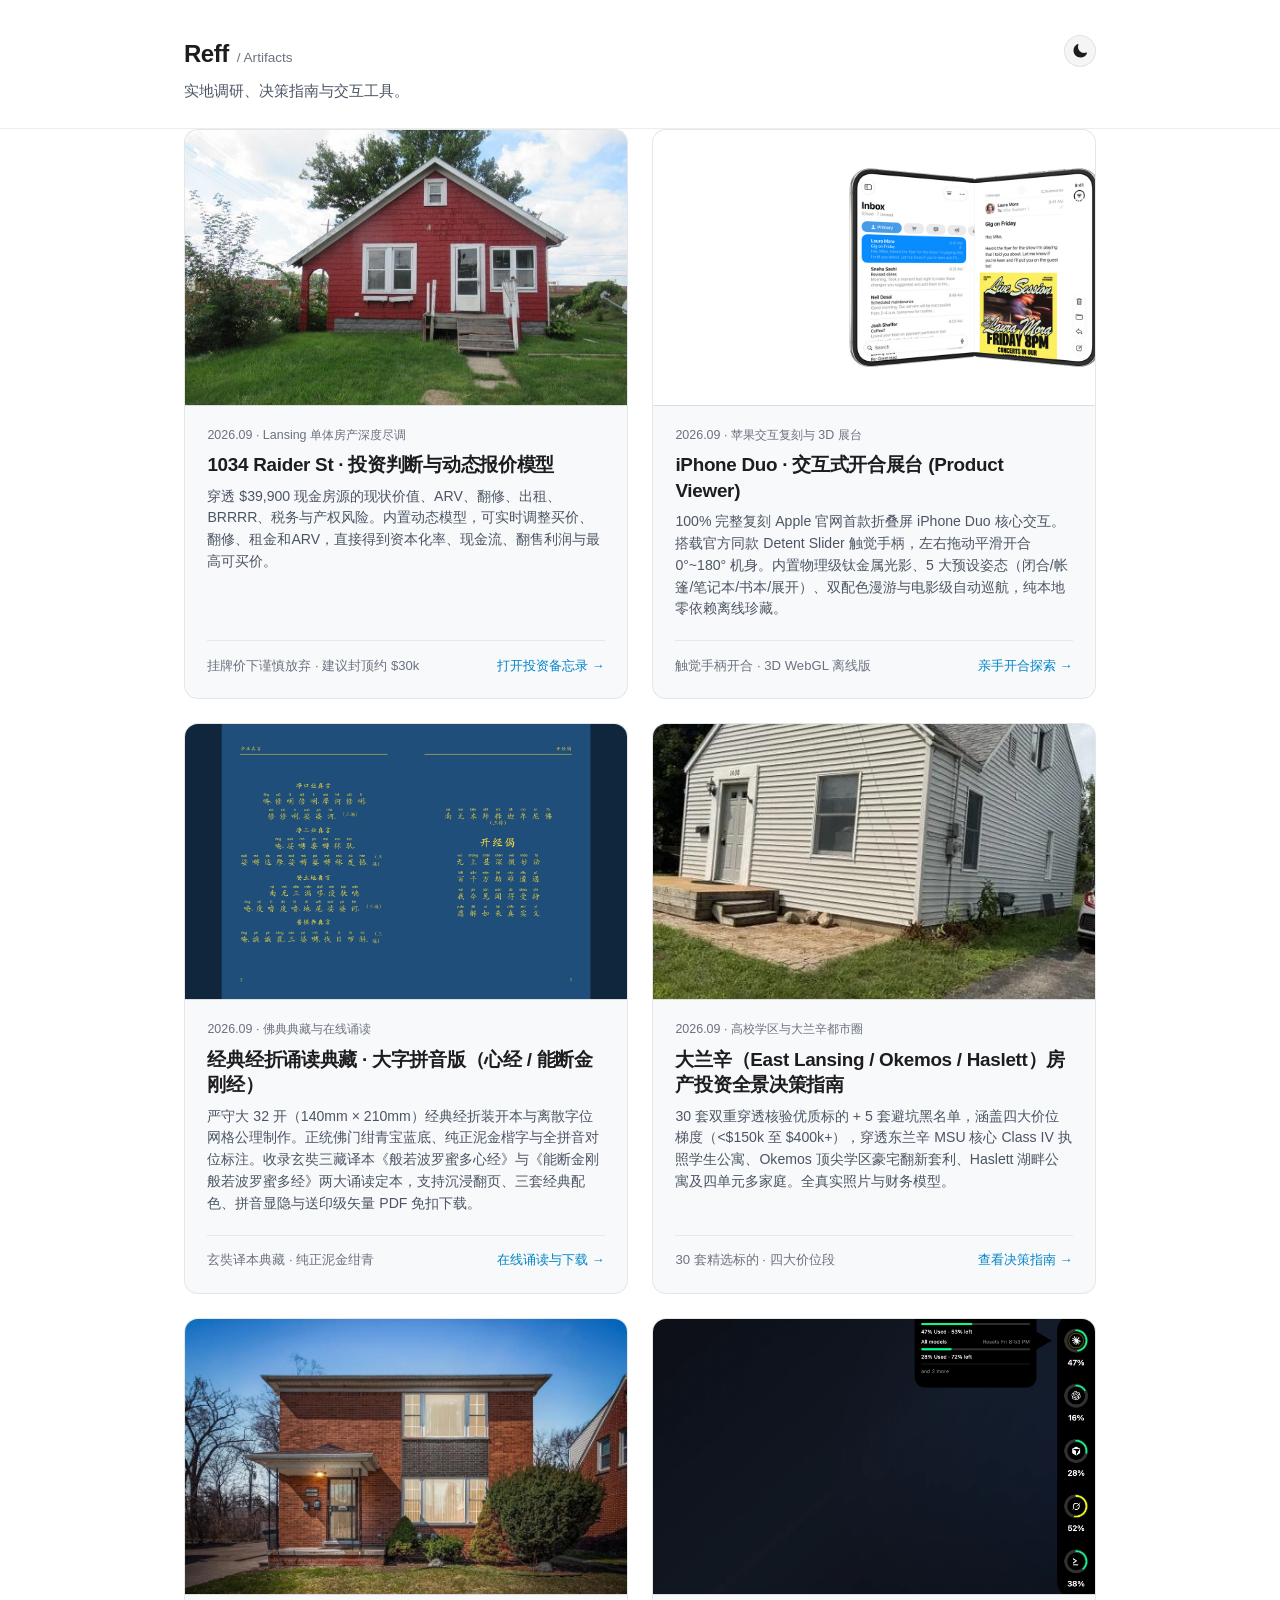
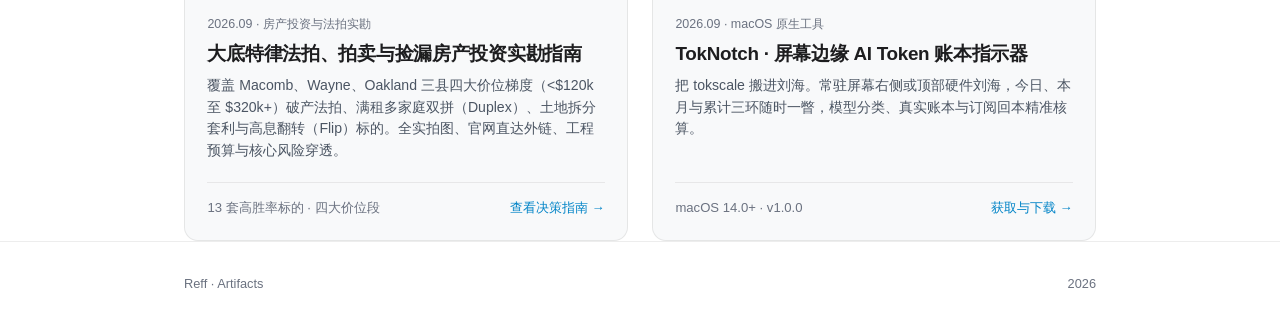
<file: index.html>
<!DOCTYPE html>
<html lang="zh-CN">
<head>
  <meta charset="UTF-8">
  <meta name="viewport" content="width=device-width, initial-scale=1">
  <title>Reff · Artifacts</title>
  <meta name="description" content="实地调研、决策指南与交互工具。">
  <meta name="robots" content="noindex, nofollow">
  <link rel="stylesheet" href="./shared/theme.css">
  <script src="./shared/theme.js"></script>
  <style>
    * {
      box-sizing: border-box;
      margin: 0;
      padding: 0;
    }

    body {
      background: var(--bg);
      color: var(--text);
      font-family: var(--font);
      font-size: 15px;
      line-height: 1.6;
      -webkit-font-smoothing: antialiased;
      min-height: 100vh;
      display: flex;
      flex-direction: column;
      justify-content: space-between;
      transition: background-color 0.25s ease, color 0.25s ease;
    }

    ::selection {
      background: var(--accent);
      color: #000;
    }

    a {
      color: inherit;
      text-decoration: none;
    }

    .shell {
      width: 100%;
      max-width: 960px;
      margin: 0 auto;
      padding: 0 1.5rem;
    }

    /* Header */
    header.top-bar {
      padding: 2.2rem 0 1.5rem;
      border-bottom: 1px solid var(--hairline);
    }

    .header-row {
      display: flex;
      align-items: flex-start;
      justify-content: space-between;
    }

    .brand {
      display: flex;
      align-items: baseline;
      gap: 0.5rem;
    }

    .brand h1 {
      font-size: 1.5rem;
      font-weight: 600;
      letter-spacing: -0.02em;
      color: var(--text);
    }

    .brand span {
      font-size: 0.85rem;
      color: var(--text-faint);
    }

    .tagline {
      margin-top: 0.4rem;
      font-size: 0.92rem;
      color: var(--text-dim);
    }

    /* Artifacts List */
    main {
      padding: 2.5rem 0 4rem;
      flex: 1;
    }

    .grid {
      display: grid;
      grid-template-columns: 1fr;
      gap: 1.5rem;
    }

    @media (min-width: 640px) {
      .grid {
        grid-template-columns: repeat(auto-fill, minmax(420px, 1fr));
      }
    }

    .card {
      background: var(--card);
      border: 1px solid var(--stroke);
      border-radius: 14px;
      overflow: hidden;
      display: flex;
      flex-direction: column;
      justify-content: space-between;
      transition: border-color 0.2s, background-color 0.2s, transform 0.2s;
    }

    .card:hover {
      background: var(--card-hover);
      border-color: var(--stroke-hover);
      transform: translateY(-2px);
    }

    .card-photo {
      aspect-ratio: 16 / 10;
      width: 100%;
      background: var(--surface);
      overflow: hidden;
      border-bottom: 1px solid var(--hairline);
    }

    .card-photo img {
      width: 100%;
      height: 100%;
      object-fit: cover;
      display: block;
      transition: transform 0.35s ease;
    }

    .card:hover .card-photo img {
      transform: scale(1.02);
    }

    .card-body {
      padding: 1.25rem 1.4rem 1.4rem;
      flex: 1;
      display: flex;
      flex-direction: column;
      justify-content: space-between;
    }

    .card-meta {
      font-size: 0.78rem;
      color: var(--text-faint);
      margin-bottom: 0.4rem;
    }

    .card h2 {
      font-size: 1.18rem;
      font-weight: 600;
      letter-spacing: -0.015em;
      color: var(--text);
      line-height: 1.35;
      margin-bottom: 0.5rem;
    }

    .card p {
      font-size: 0.88rem;
      color: var(--text-dim);
      line-height: 1.55;
      margin-bottom: 1.25rem;
    }

    .card-foot {
      display: flex;
      align-items: center;
      justify-content: space-between;
      padding-top: 0.85rem;
      border-top: 1px solid var(--hairline);
      font-size: 0.82rem;
    }

    .card-foot .tag {
      color: var(--text-faint);
    }

    .card-foot .action {
      color: var(--accent);
      font-weight: 500;
      display: inline-flex;
      align-items: center;
      gap: 0.25rem;
      transition: gap 0.15s;
    }

    .card:hover .action {
      gap: 0.45rem;
    }

    /* Footer */
    footer {
      border-top: 1px solid var(--hairline);
      padding: 2rem 0;
      font-size: 0.8rem;
      color: var(--text-faint);
    }

    .foot-inner {
      display: flex;
      align-items: center;
      justify-content: space-between;
    }
  </style>
</head>
<body>

  <header class="top-bar">
    <div class="shell">
      <div class="header-row">
        <div>
          <div class="brand">
            <h1>Reff</h1>
            <span>/ Artifacts</span>
          </div>
          <p class="tagline">实地调研、决策指南与交互工具。</p>
        </div>
        <button class="theme-toggle" aria-label="切换深浅主题"></button>
      </div>
    </div>
  </header>

  <main class="shell">
    <div class="grid">

      <!-- Item: 1034 Raider St Investment Underwriting -->
      <a href="./lansing-1034-raider/" class="card">
        <div class="card-photo">
          <img src="./lansing-1034-raider/photos/exterior.jpg" alt="1034 Raider St Lansing 房产投资尽调">
        </div>
        <div class="card-body">
          <div>
            <div class="card-meta">2026.09 · Lansing 单体房产深度尽调</div>
            <h2>1034 Raider St · 投资判断与动态报价模型</h2>
            <p>穿透 $39,900 现金房源的现状价值、ARV、翻修、出租、BRRRR、税务与产权风险。内置动态模型，可实时调整买价、翻修、租金和ARV，直接得到资本化率、现金流、翻售利润与最高可买价。</p>
          </div>
          <div class="card-foot">
            <span class="tag">挂牌价下谨慎放弃 · 建议封顶约 $30k</span>
            <span class="action">打开投资备忘录 →</span>
          </div>
        </div>
      </a>

      <!-- Item: iPhone Duo Interactive Product Viewer -->
      <a href="./iphone-duo/" class="card">
        <div class="card-photo">
          <img src="./iphone-duo/assets/foldable.jpg" alt="iPhone Duo 3D 交互展台与连续开合手柄">
        </div>
        <div class="card-body">
          <div>
            <div class="card-meta">2026.09 · 苹果交互复刻与 3D 展台</div>
            <h2>iPhone Duo · 交互式开合展台 (Product Viewer)</h2>
            <p>100% 完整复刻 Apple 官网首款折叠屏 iPhone Duo 核心交互。搭载官方同款 Detent Slider 触觉手柄，左右拖动平滑开合 0°~180° 机身。内置物理级钛金属光影、5 大预设姿态（闭合/帐篷/笔记本/书本/展开）、双配色漫游与电影级自动巡航，纯本地零依赖离线珍藏。</p>
          </div>
          <div class="card-foot">
            <span class="tag">触觉手柄开合 · 3D WebGL 离线版</span>
            <span class="action">亲手开合探索 →</span>
          </div>
        </div>
      </a>

      <!-- Item: Buddhist Sutra Typesetting & Reader -->
      <a href="./sutra/" class="card">
        <div class="card-photo">
          <img src="./sutra/assets/sutra-card-cover.webp" alt="经典经折诵读典藏 · 大字拼音版">
        </div>
        <div class="card-body">
          <div>
            <div class="card-meta">2026.09 · 佛典典藏与在线诵读</div>
            <h2>经典经折诵读典藏 · 大字拼音版（心经 / 能断金刚经）</h2>
            <p>严守大 32 开（140mm × 210mm）经典经折装开本与离散字位网格公理制作。正统佛门绀青宝蓝底、纯正泥金楷字与全拼音对位标注。收录玄奘三藏译本《般若波罗蜜多心经》与《能断金刚般若波罗蜜多经》两大诵读定本，支持沉浸翻页、三套经典配色、拼音显隐与送印级矢量 PDF 免扣下载。</p>
          </div>
          <div class="card-foot">
            <span class="tag">玄奘译本典藏 · 纯正泥金绀青</span>
            <span class="action">在线诵读与下载 →</span>
          </div>
        </div>
      </a>

      <!-- Item: Greater Lansing Investment Deals -->
      <a href="./lansing-investment-deals/" class="card">
        <div class="card-photo">
          <img src="./lansing-investment-deals/photos/1038_marigold.jpg" alt="大兰辛房产投资实勘决策指南">
        </div>
        <div class="card-body">
          <div>
            <div class="card-meta">2026.09 · 高校学区与大兰辛都市圈</div>
            <h2>大兰辛（East Lansing / Okemos / Haslett）房产投资全景决策指南</h2>
            <p>30 套双重穿透核验优质标的 + 5 套避坑黑名单，涵盖四大价位梯度（&lt;$150k 至 $400k+），穿透东兰辛 MSU 核心 Class IV 执照学生公寓、Okemos 顶尖学区豪宅翻新套利、Haslett 湖畔公寓及四单元多家庭。全真实照片与财务模型。</p>
          </div>
          <div class="card-foot">
            <span class="tag">30 套精选标的 · 四大价位段</span>
            <span class="action">查看决策指南 →</span>
          </div>
        </div>
      </a>


      <!-- Item: Detroit Distressed & Auction Properties -->
      <a href="./detroit-distressed-deals/" class="card">
        <div class="card-photo">
          <img src="./detroit-distressed-deals/photos/19955_schaefer.jpg" alt="大底特律法拍与捡漏房产投资决策指南">
        </div>
        <div class="card-body">
          <div>
            <div class="card-meta">2026.09 · 房产投资与法拍实勘</div>
            <h2>大底特律法拍、拍卖与捡漏房产投资实勘指南</h2>
            <p>覆盖 Macomb、Wayne、Oakland 三县四大价位梯度（&lt;$120k 至 $320k+）破产法拍、满租多家庭双拼（Duplex）、土地拆分套利与高息翻转（Flip）标的。全实拍图、官网直达外链、工程预算与核心风险穿透。</p>
          </div>
          <div class="card-foot">
            <span class="tag">13 套高胜率标的 · 四大价位段</span>
            <span class="action">查看决策指南 →</span>
          </div>
        </div>
      </a>


      <!-- Item 0: TokNotch macOS App -->
      <a href="./toknotch/" class="card">
        <div class="card-photo">
          <img src="./toknotch/assets/preview-tooltip.webp" alt="TokNotch macOS 边缘 AI Token 账本指示器">
        </div>
        <div class="card-body">
          <div>
            <div class="card-meta">2026.09 · macOS 原生工具</div>
            <h2>TokNotch · 屏幕边缘 AI Token 账本指示器</h2>
            <p>把 tokscale 搬进刘海。常驻屏幕右侧或顶部硬件刘海，今日、本月与累计三环随时一瞥，模型分类、真实账本与订阅回本精准核算。</p>
          </div>
          <div class="card-foot">
            <span class="tag">macOS 14.0+ · v1.0.0</span>
            <span class="action">获取与下载 →</span>
          </div>
        </div>
      </a>

    </div>
  </main>

  <footer>
    <div class="shell foot-inner">
      <span>Reff · Artifacts</span>
      <span>2026</span>
    </div>
  </footer>

</body>
</html>
</file>
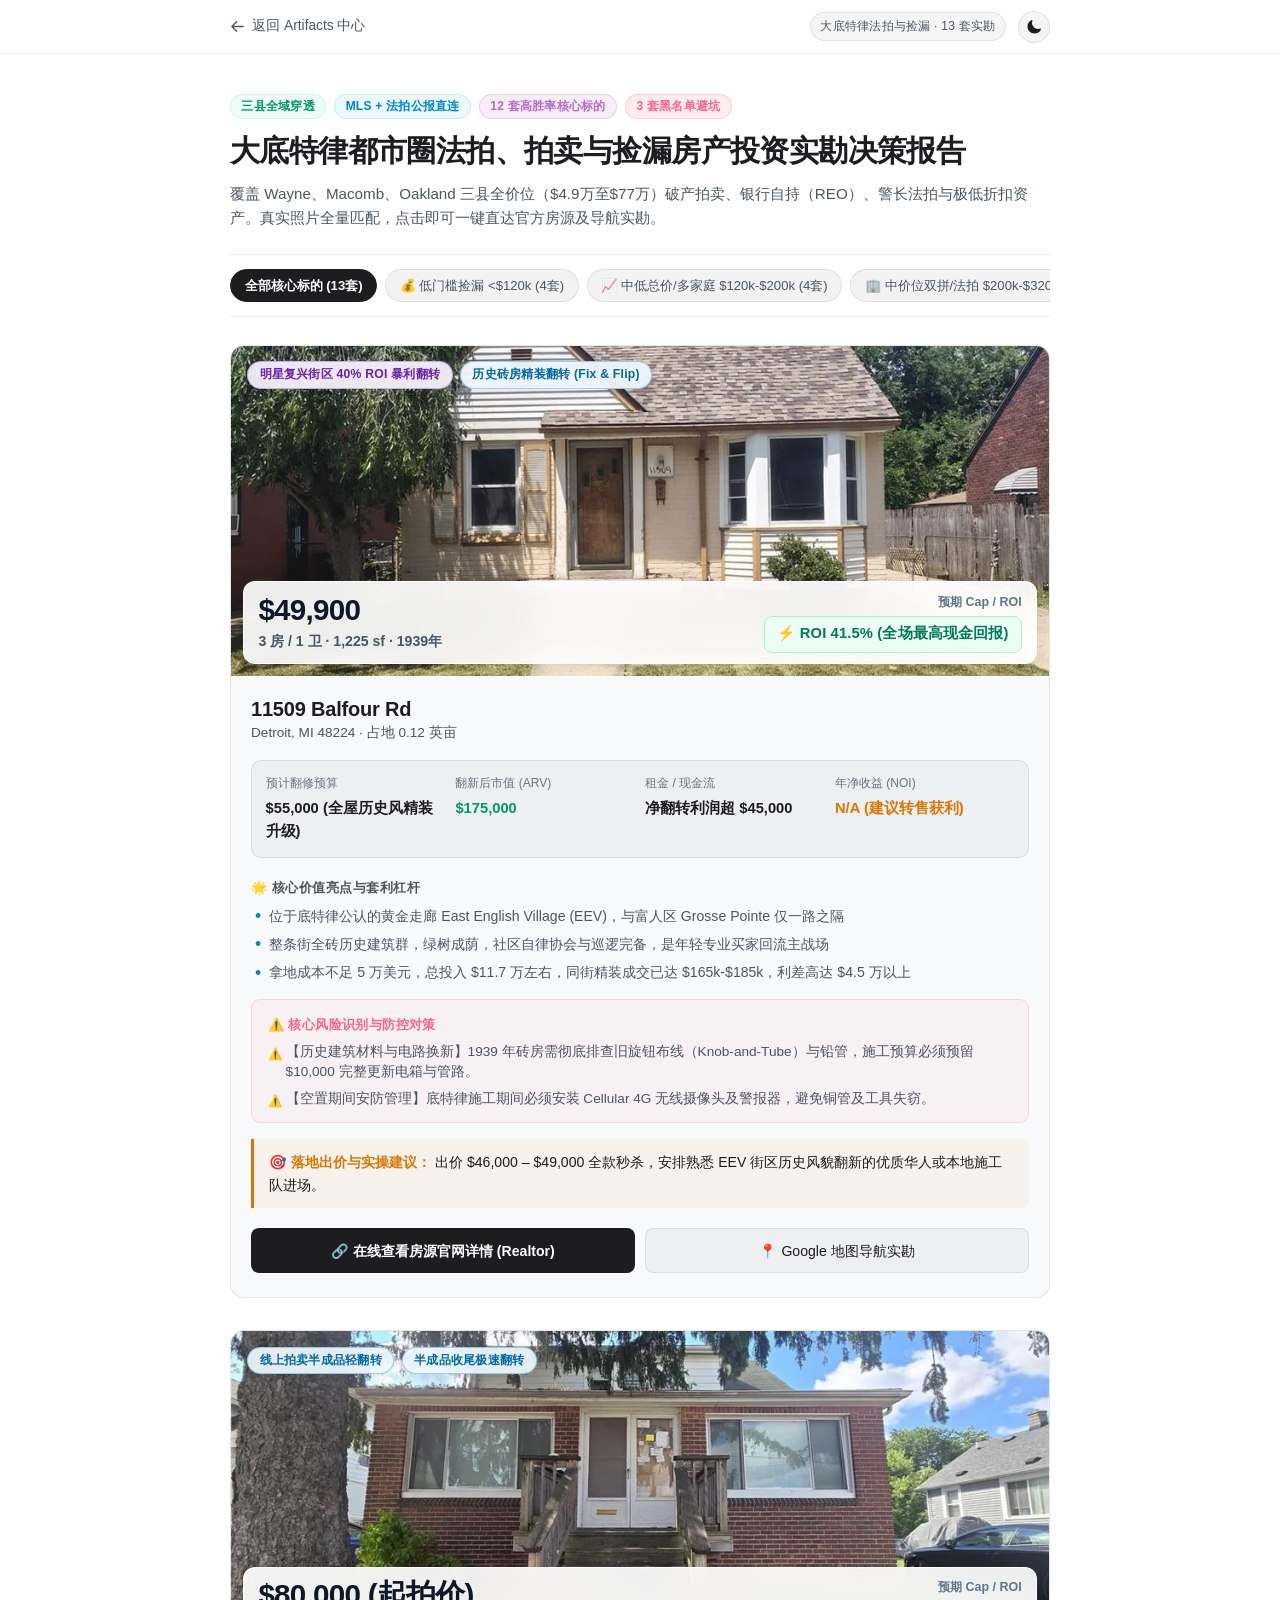
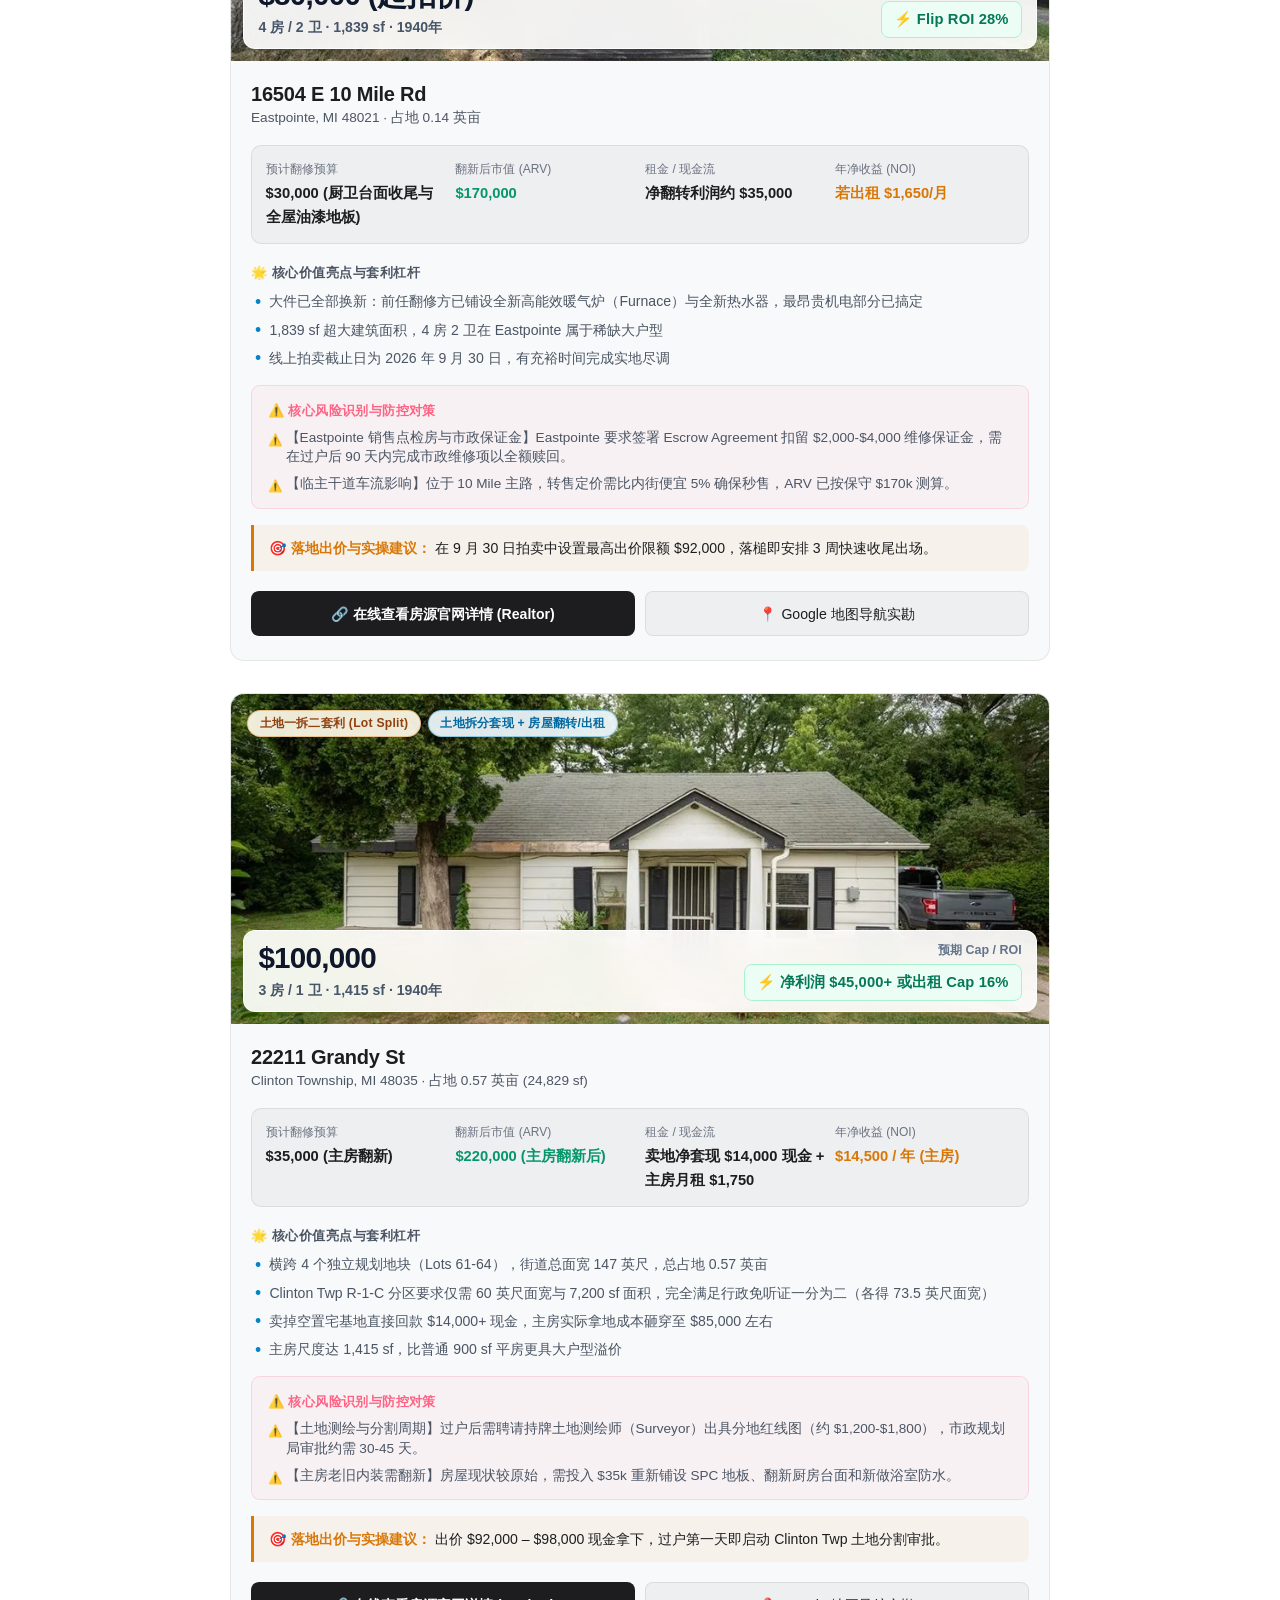
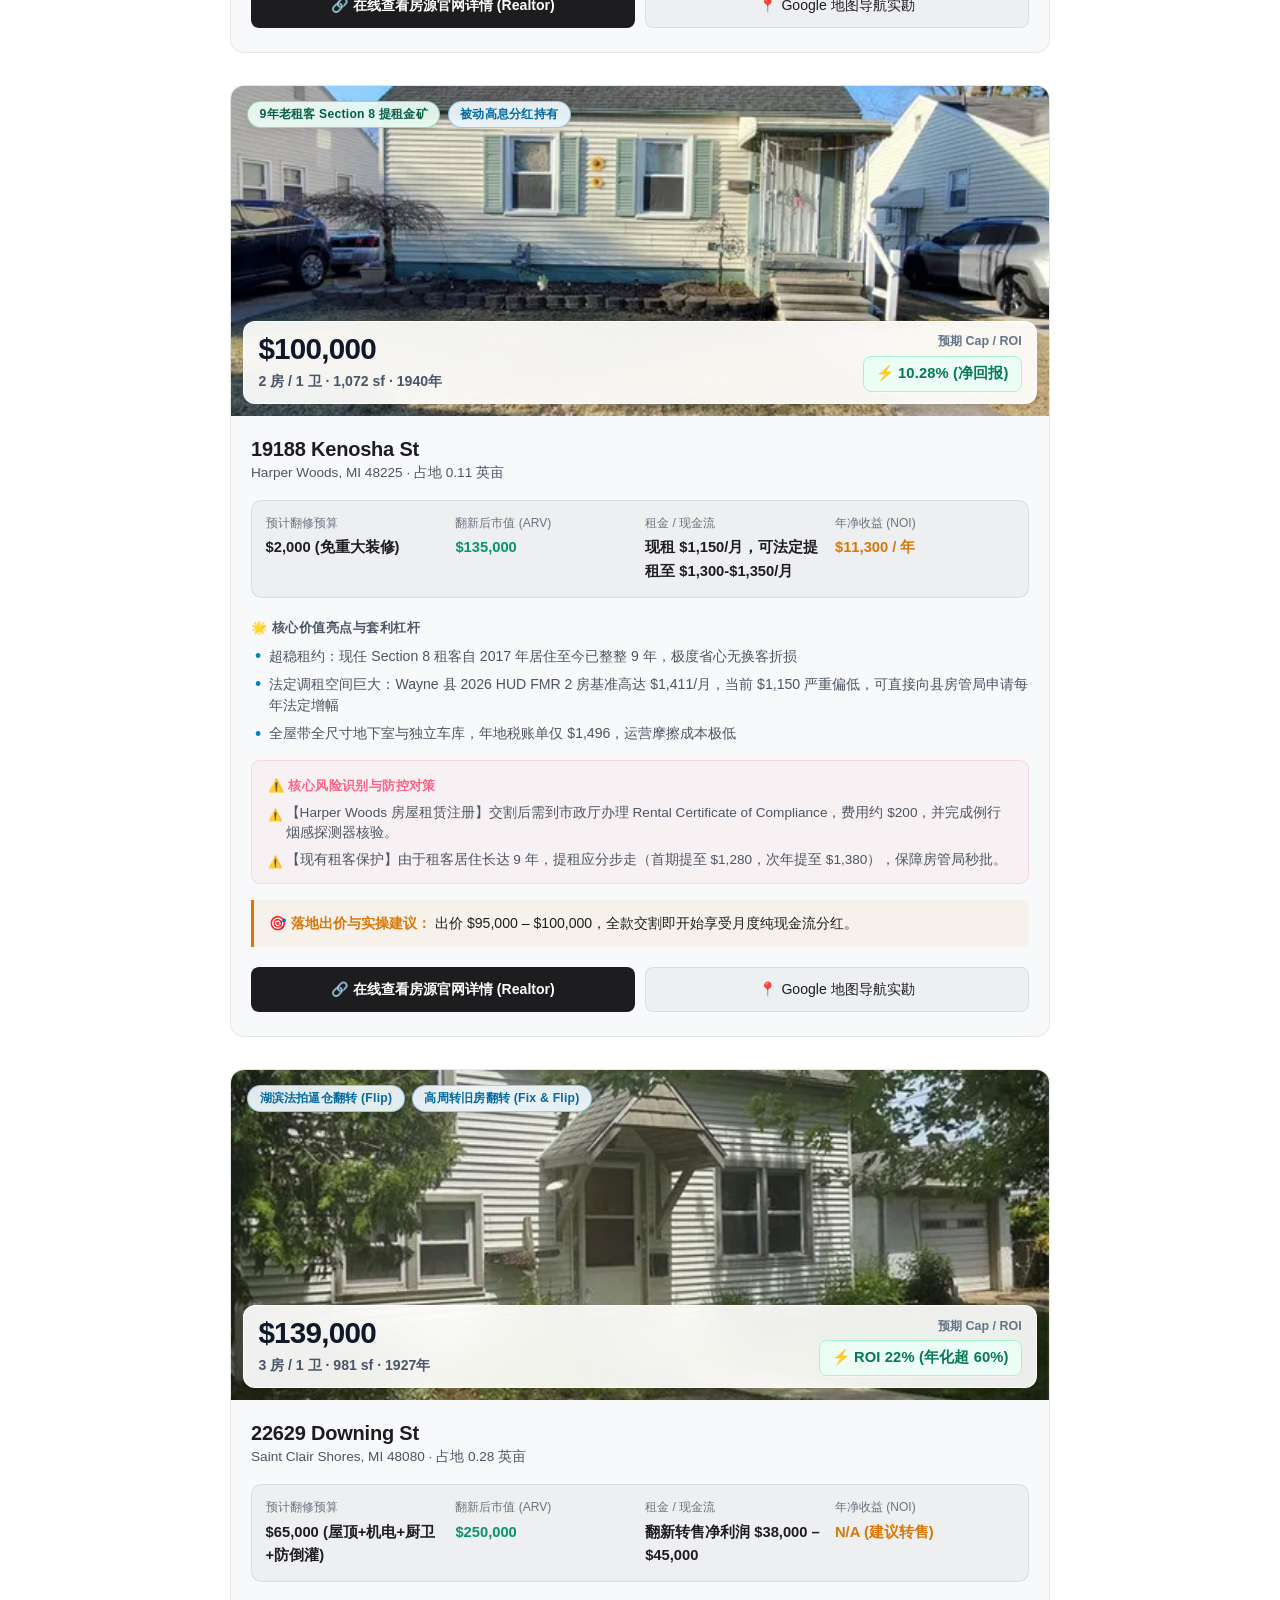
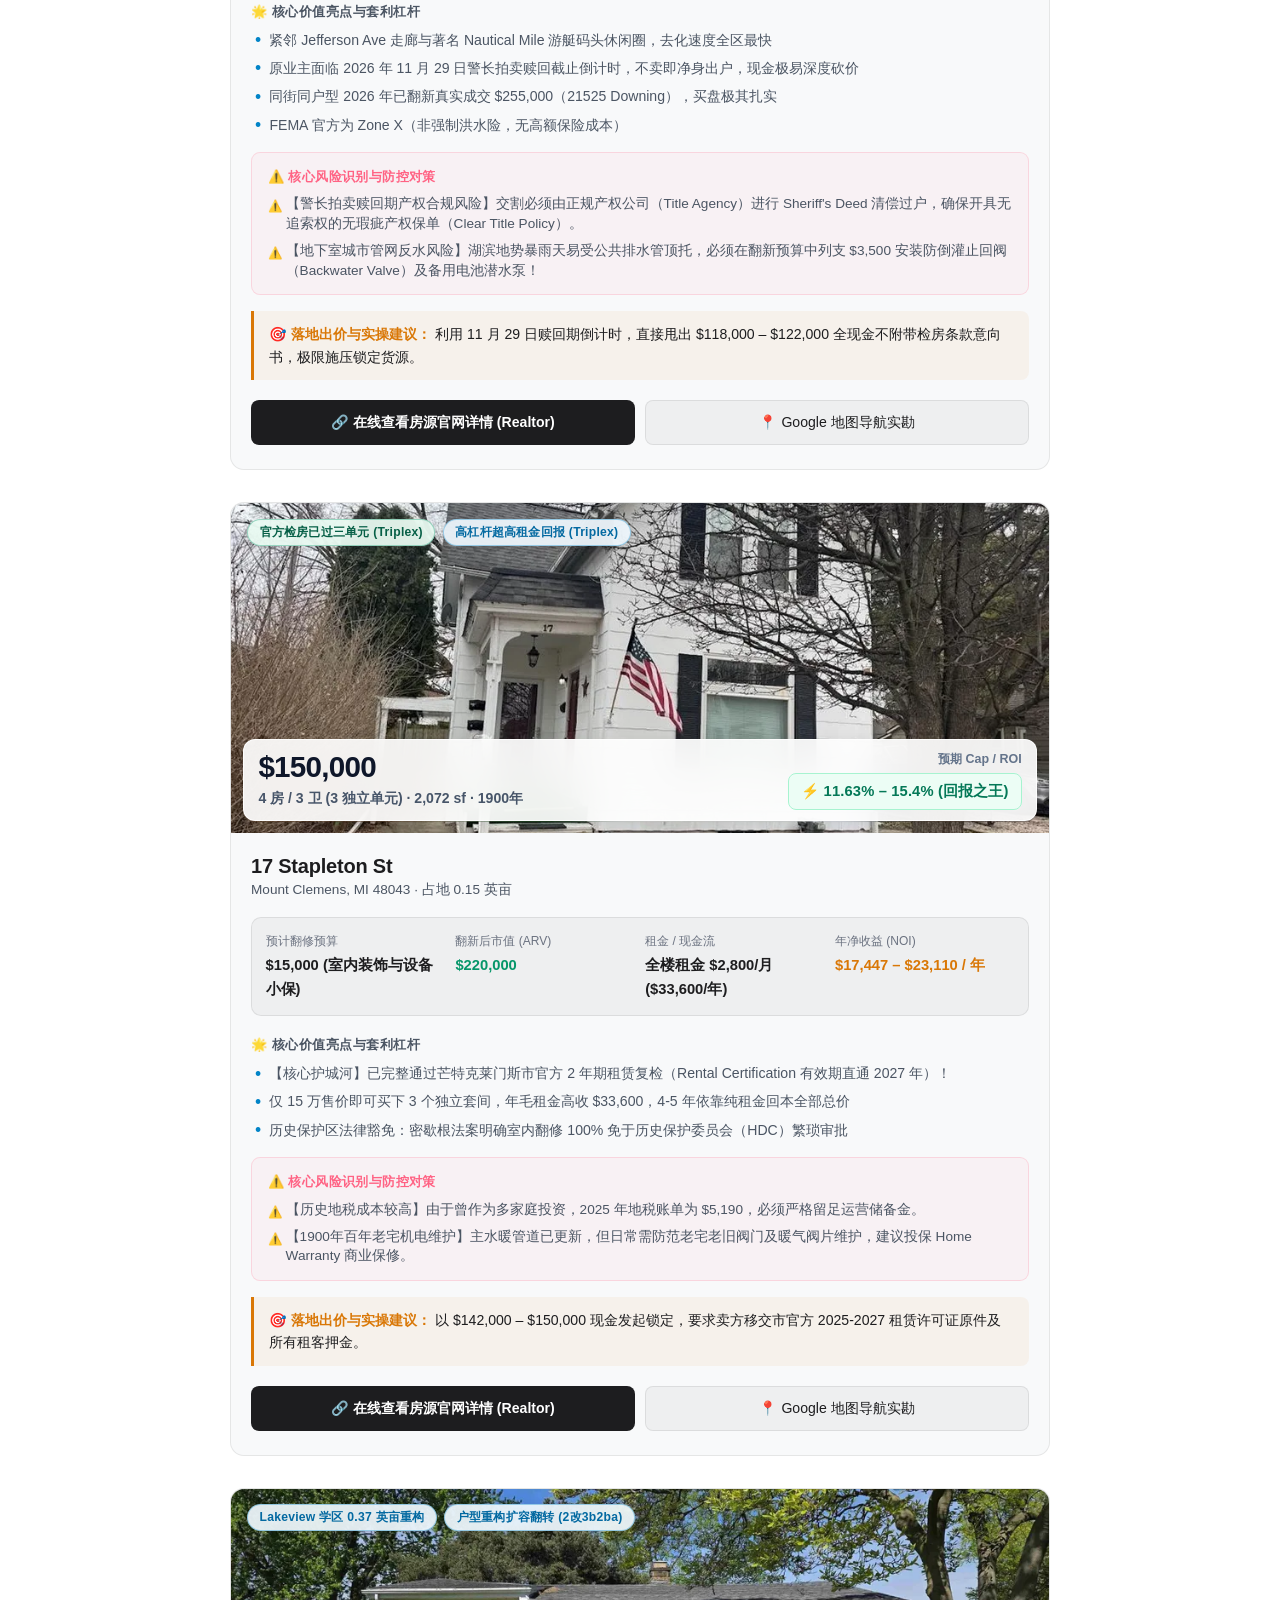
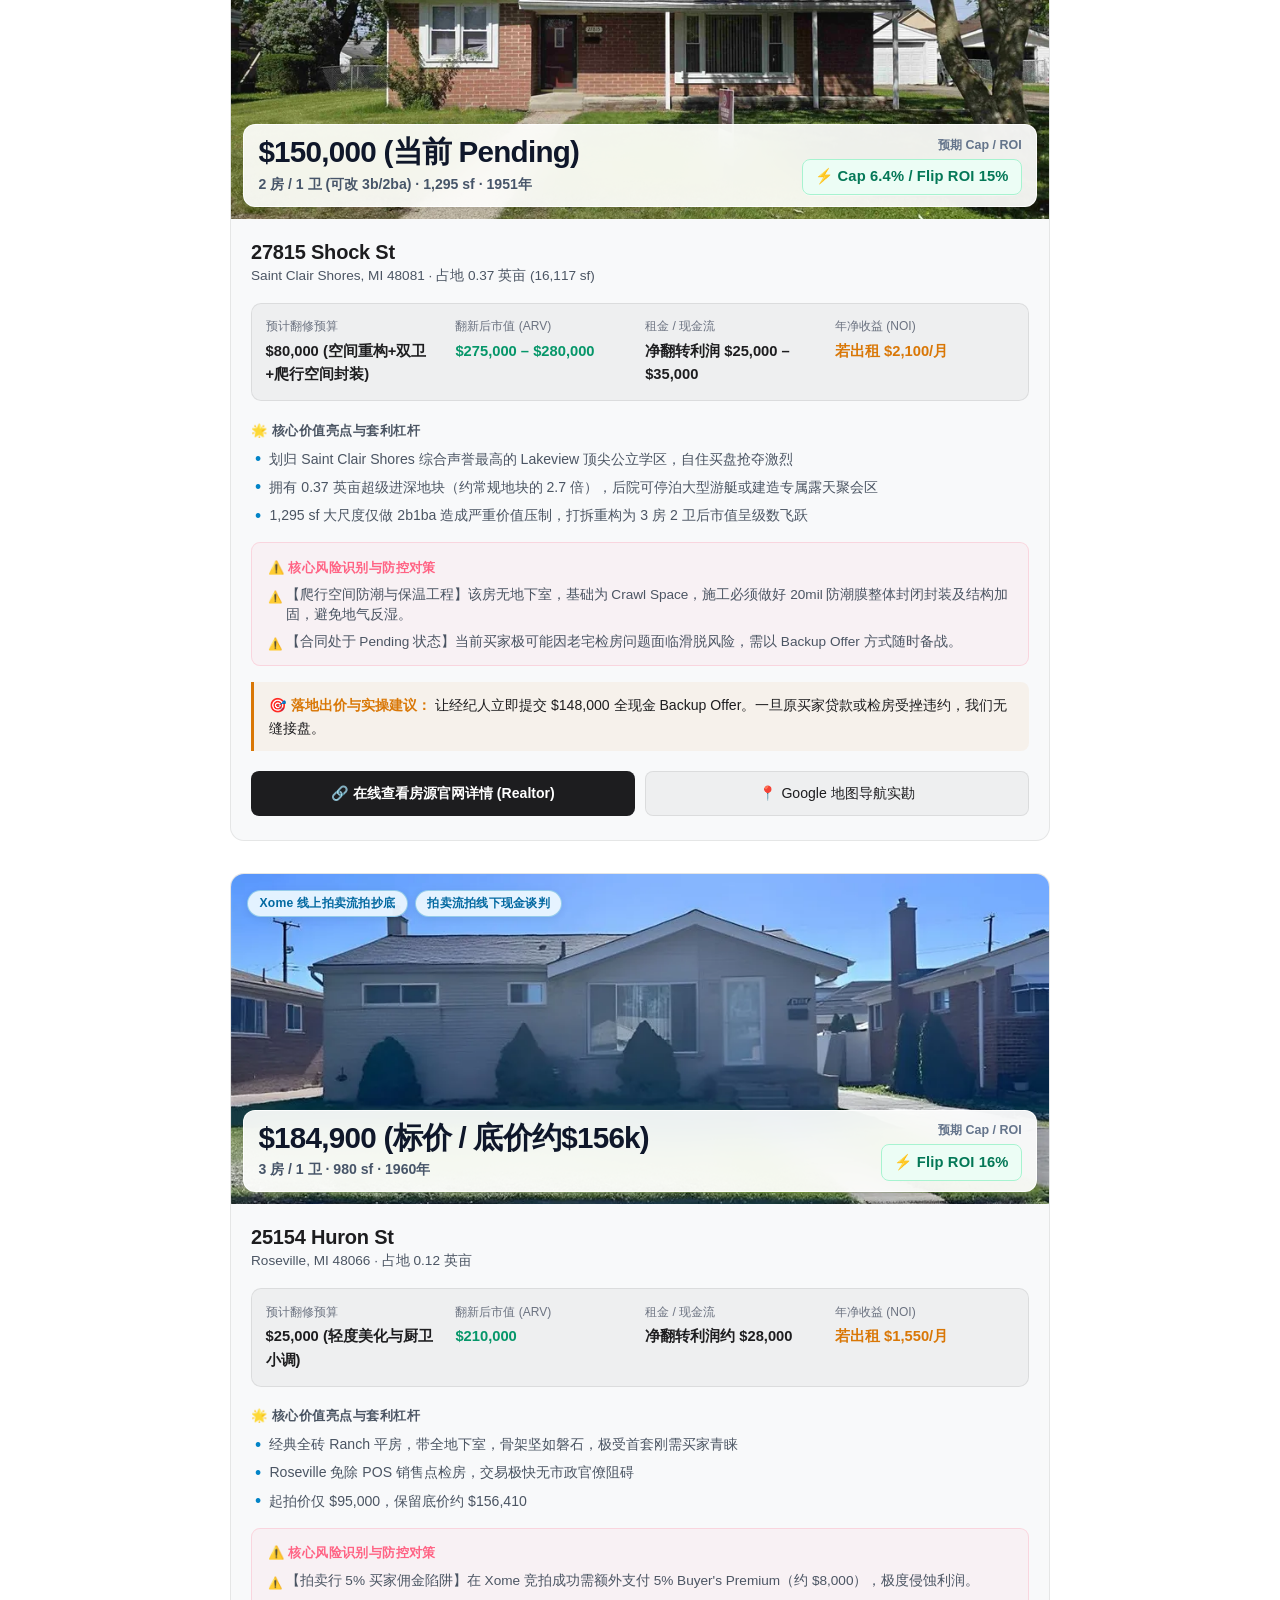
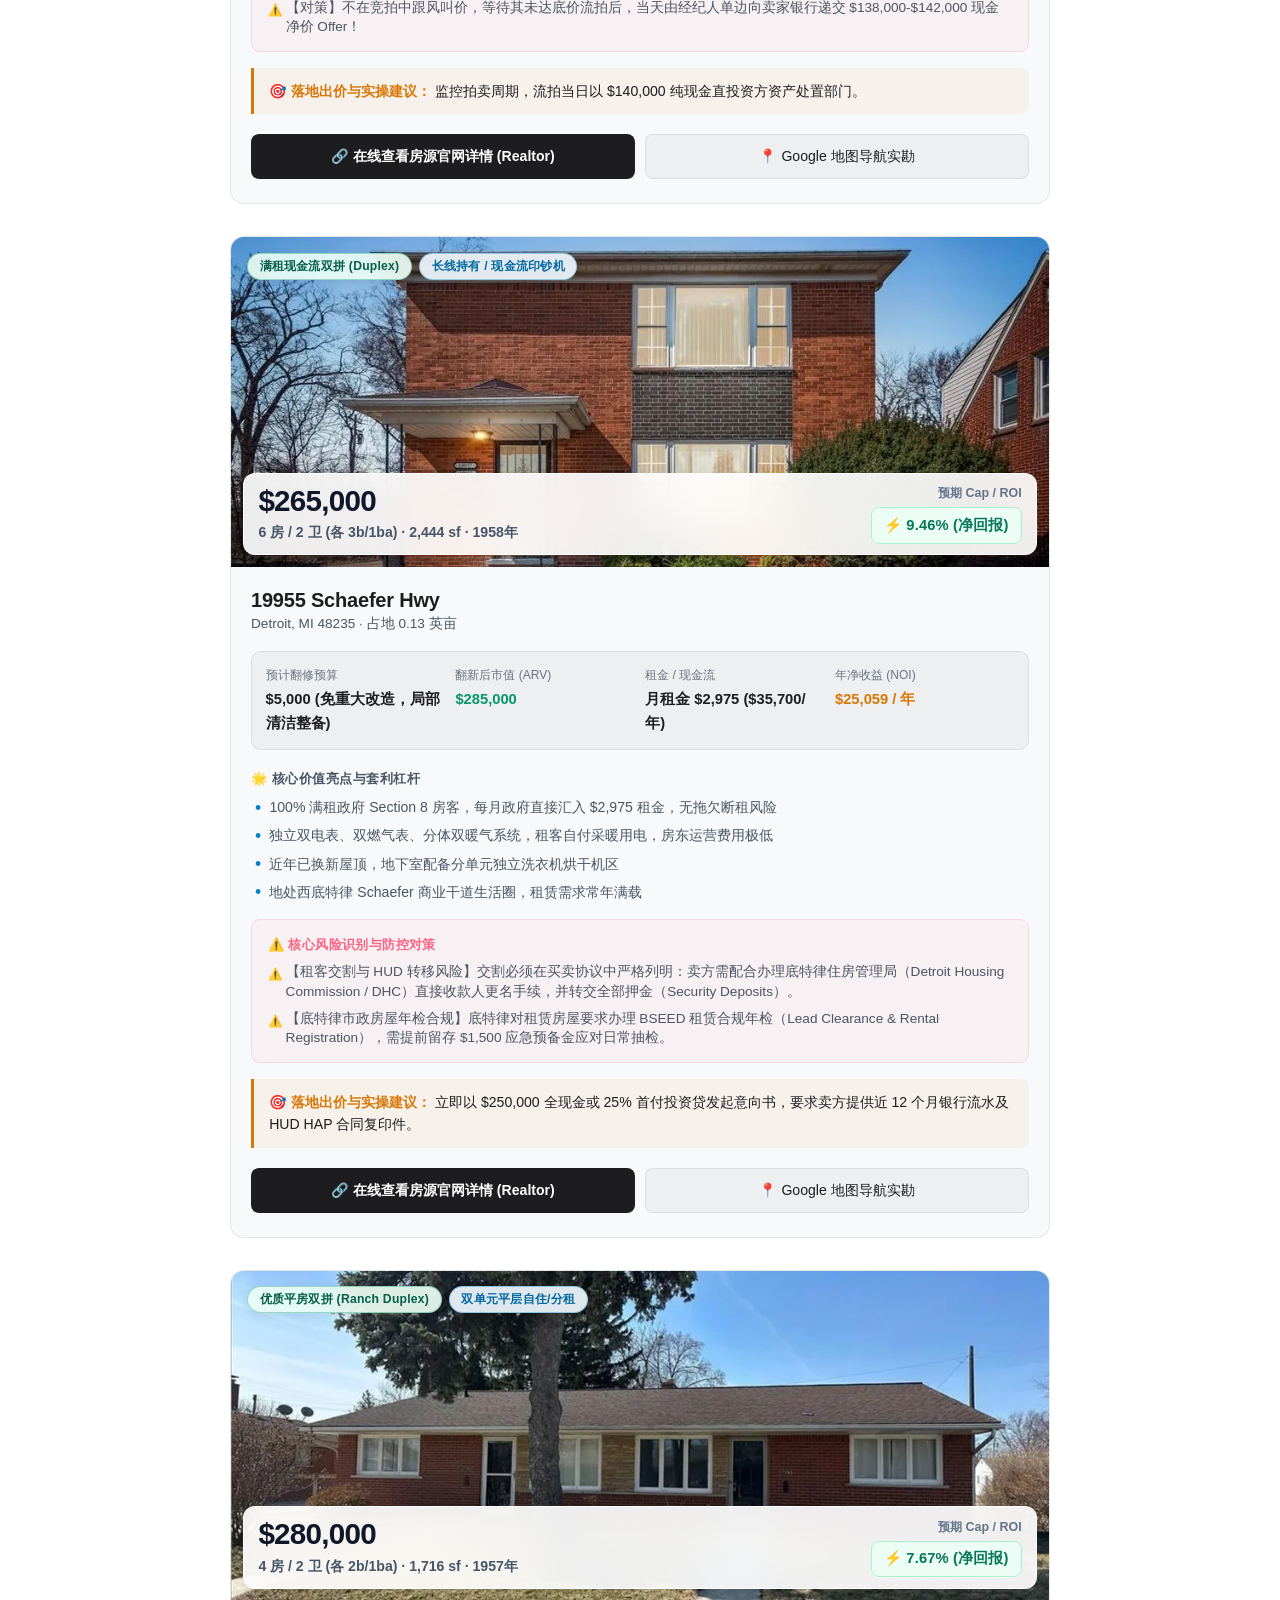
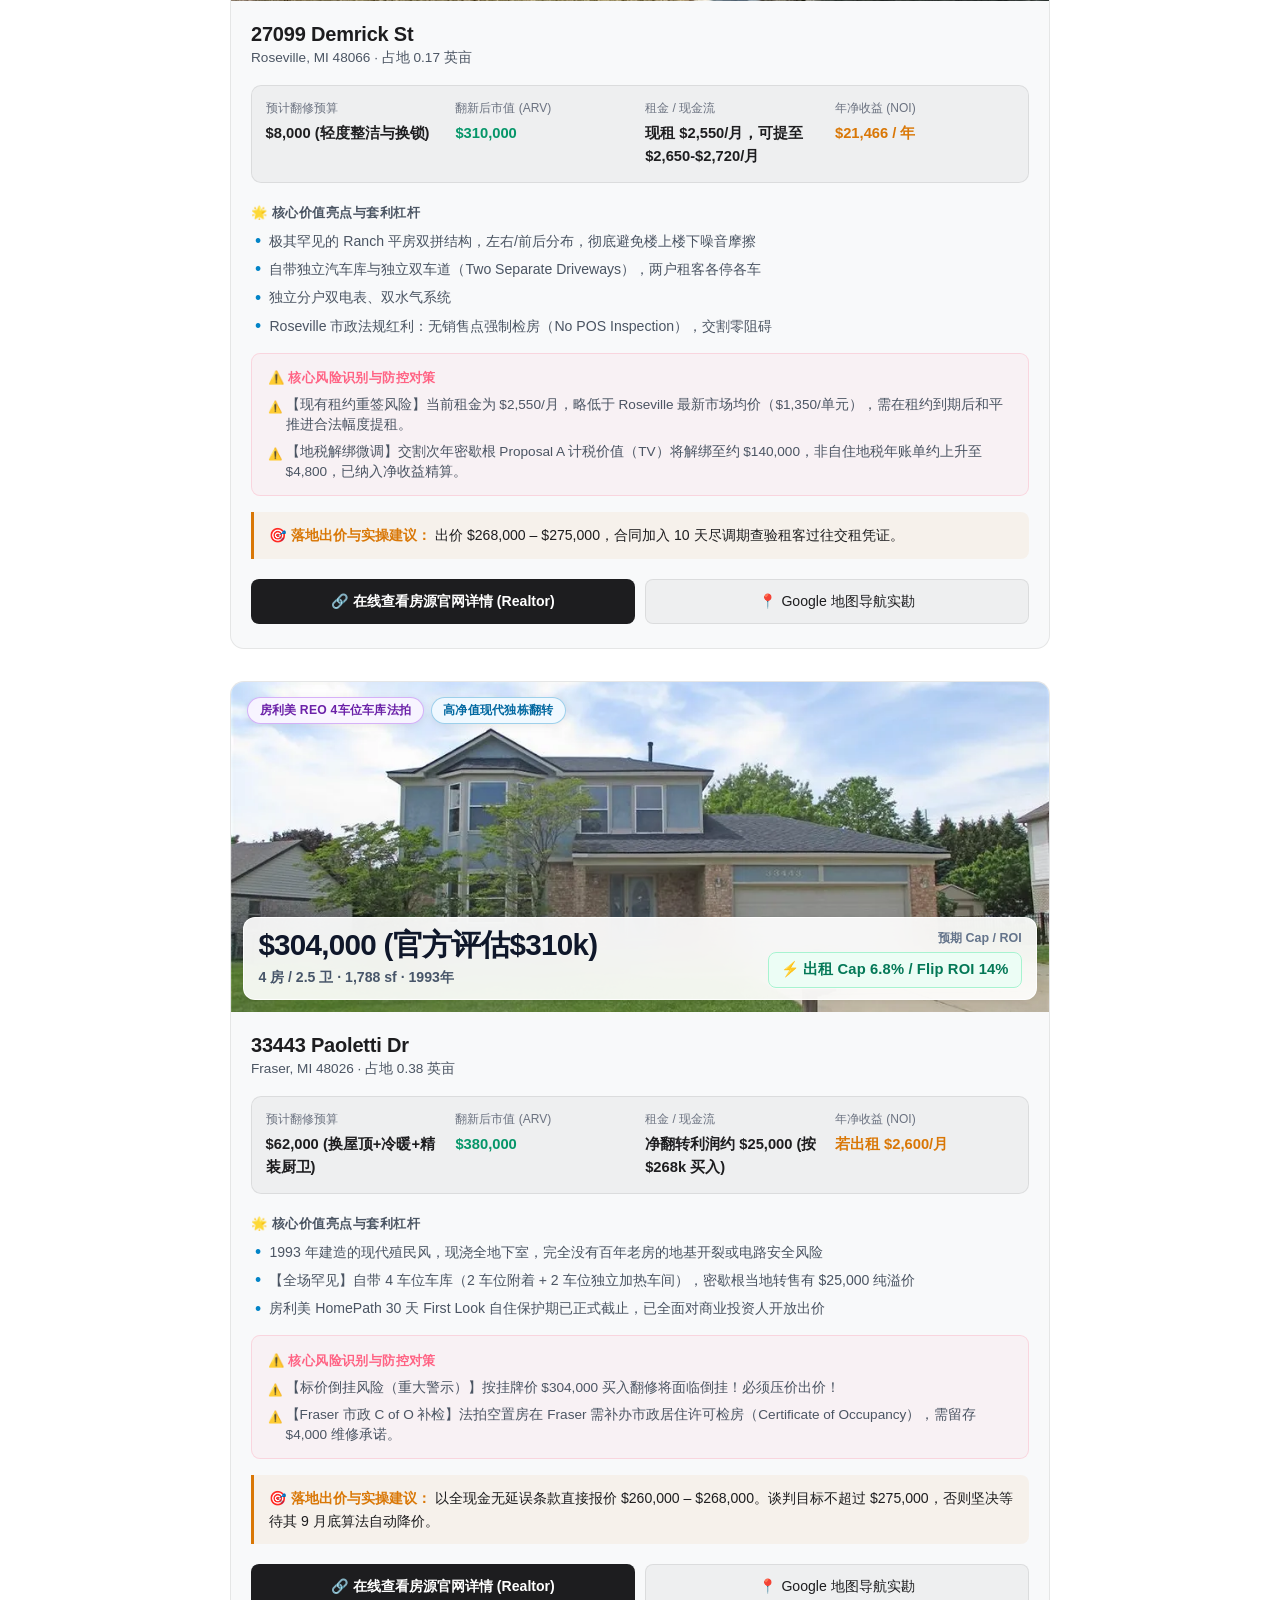
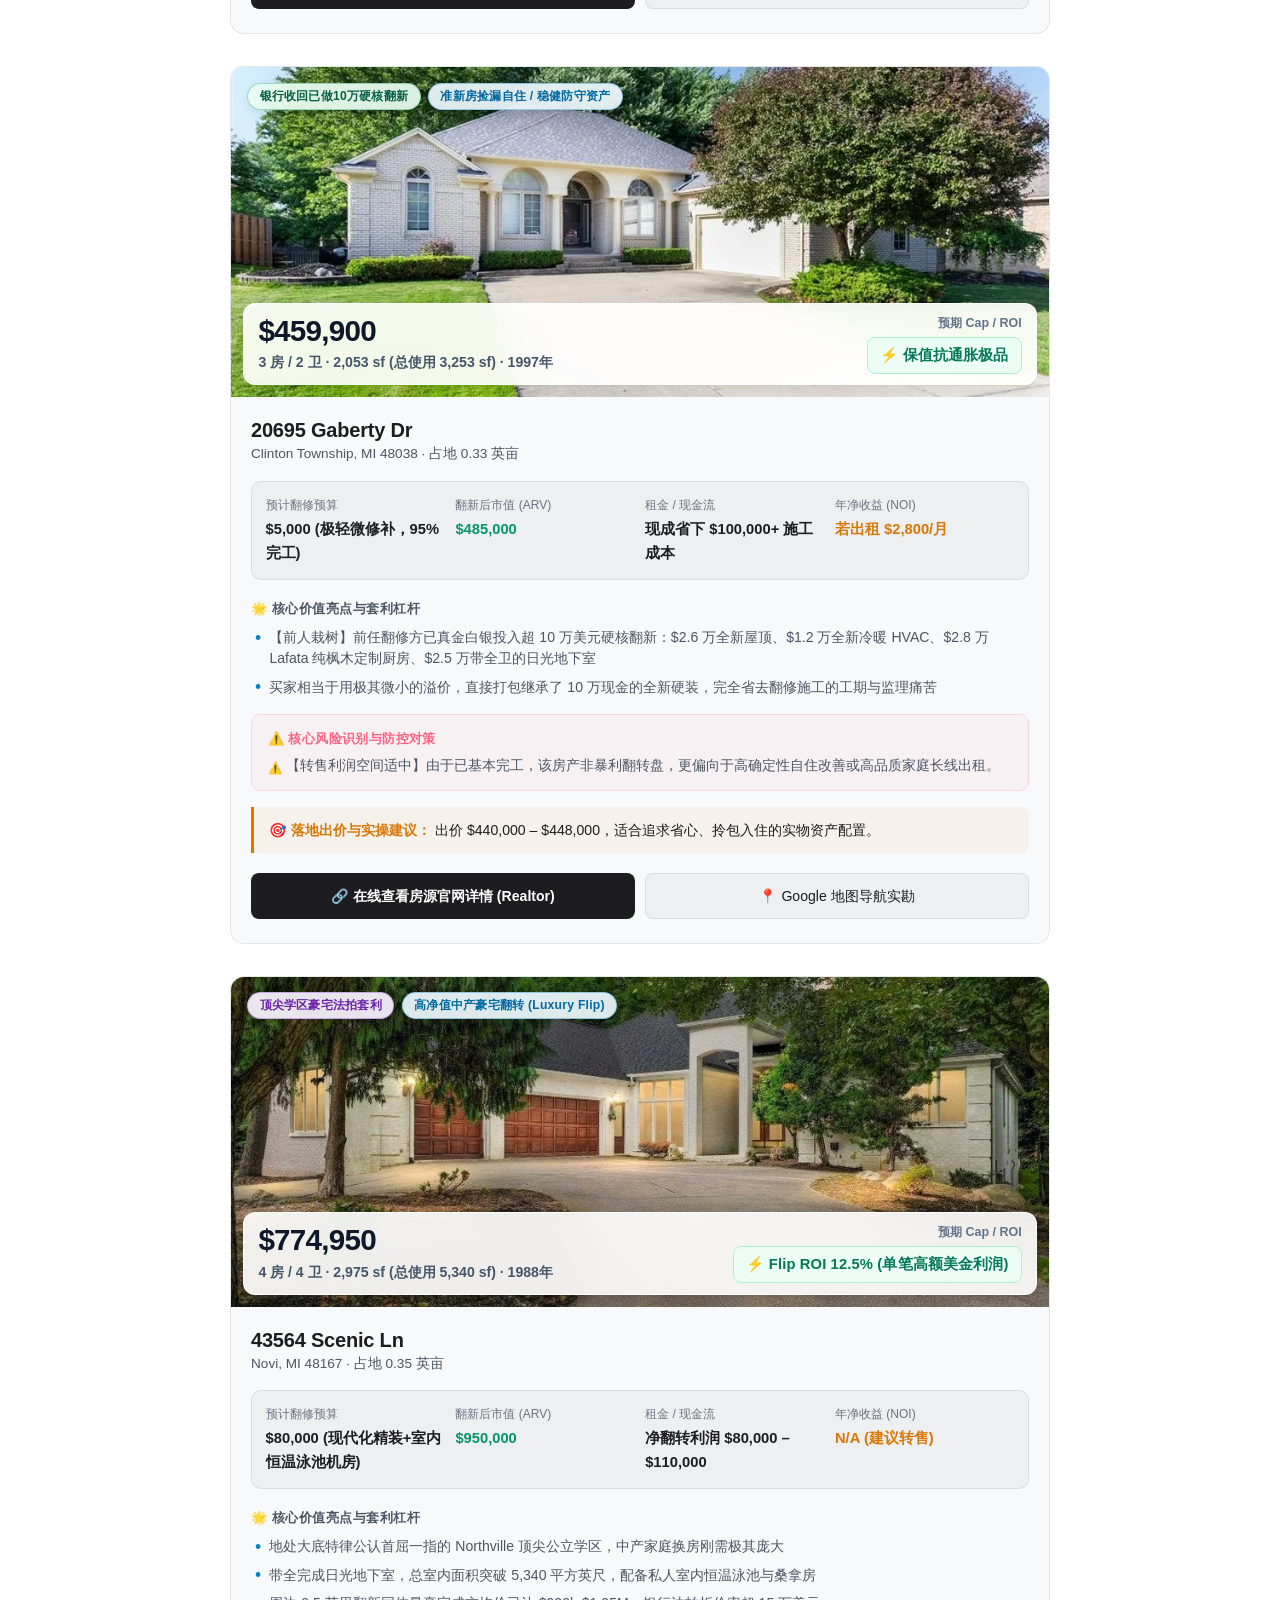
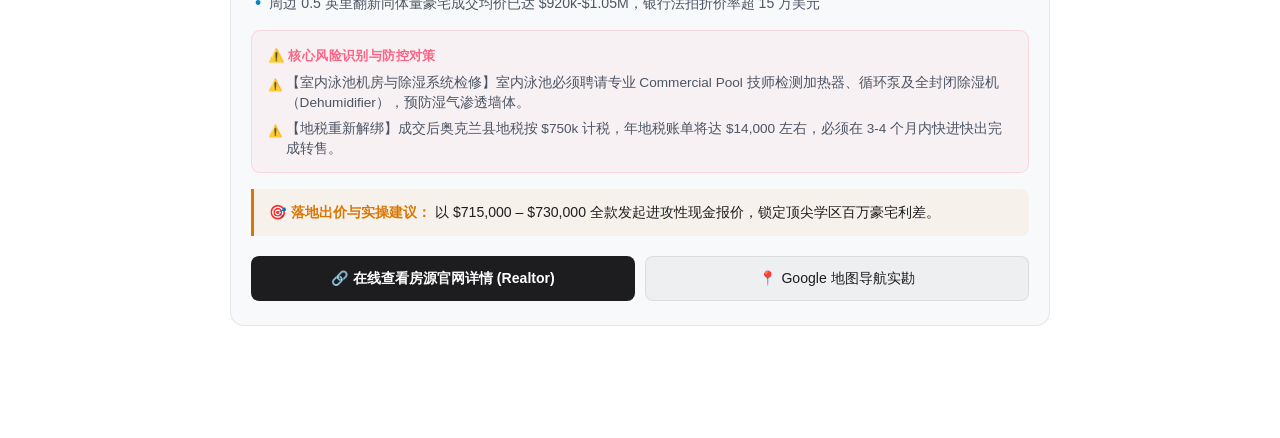
<file: detroit-distressed-deals/index.html>
<!DOCTYPE html>
<html lang="zh-CN">
<head>
  <meta charset="UTF-8">
  <meta name="viewport" content="width=device-width, initial-scale=1.0, viewport-fit=cover">
  <title>大底特律法拍、拍卖与高息捡漏房产投资实勘指南 · 2026</title>
  <meta name="description" content="覆盖 Macomb / Wayne / Oakland 三县全价位法拍、拍卖、银行自持（REO）及折价捡漏核心资产。全真实实勘图片、直达在线房源链接、工程预算清单与核心风险穿透。">
  <link rel="stylesheet" href="../shared/theme.css">
  <script src="../shared/theme.js"></script>
  <style>
    * { box-sizing: border-box; margin: 0; padding: 0; }
    html { scroll-behavior: smooth; }

    body {
      background: var(--bg);
      color: var(--text);
      font-family: var(--font);
      font-size: 15px;
      line-height: 1.6;
      -webkit-font-smoothing: antialiased;
      padding-bottom: 5rem;
      transition: background-color 0.25s ease, color 0.25s ease;
    }

    ::selection { background: var(--accent); color: #000; }
    a { color: inherit; text-decoration: none; }

    .shell {
      max-width: 860px;
      margin: 0 auto;
      padding: 0 1.25rem;
    }

    /* Top Bar */

    /* Header */
    header.hero {
      padding: 2.5rem 0 1.5rem;
      border-bottom: 1px solid var(--hairline);
    }

    .badge-bar {
      display: flex;
      gap: 0.5rem;
      flex-wrap: wrap;
      margin-bottom: 0.85rem;
    }

    .pill {
      display: inline-flex;
      align-items: center;
      gap: 0.35rem;
      font-size: 0.75rem;
      font-weight: 600;
      padding: 0.25rem 0.65rem;
      border-radius: 999px;
      letter-spacing: 0.02em;
    }
    .pill-emerald { background: rgba(112, 227, 181, 0.12); color: var(--green); border: 1px solid rgba(112, 227, 181, 0.25); }
    .pill-amber { background: rgba(255, 200, 92, 0.12); color: var(--amber); border: 1px solid rgba(255, 200, 92, 0.25); }
    .pill-blue { background: rgba(92, 200, 236, 0.12); color: var(--accent); border: 1px solid rgba(92, 200, 236, 0.25); }
    .pill-purple { background: rgba(186, 104, 200, 0.12); color: #ba68c8; border: 1px solid rgba(186, 104, 200, 0.25); }
    .pill-red { background: rgba(255, 99, 132, 0.12); color: #ff6384; border: 1px solid rgba(255, 99, 132, 0.25); }

    h1.hero-title {
      font-size: 1.85rem;
      font-weight: 700;
      letter-spacing: -0.02em;
      line-height: 1.25;
      margin-bottom: 0.75rem;
    }

    p.hero-desc {
      font-size: 0.95rem;
      color: var(--text-dim);
      line-height: 1.6;
    }

    /* Filter Bar */
    .filter-bar {
      position: sticky;
      top: 52px;
      z-index: 50;
      background: var(--anchor-bar-bg);
      backdrop-filter: saturate(180%) blur(20px);
      -webkit-backdrop-filter: saturate(180%) blur(20px);
      padding: 0.75rem 0;
      border-bottom: 1px solid var(--hairline);
      margin-bottom: 1.75rem;
    }

    .filter-scroll {
      display: flex;
      gap: 0.5rem;
      overflow-x: auto;
      scrollbar-width: none;
      -webkit-overflow-scrolling: touch;
      padding: 2px 0;
    }
    .filter-scroll::-webkit-scrollbar { display: none; }

    .filter-btn {
      white-space: nowrap;
      padding: 0.4rem 0.85rem;
      font-size: 0.82rem;
      font-weight: 500;
      border-radius: 999px;
      background: var(--anchor-pill-bg);
      color: var(--text-dim);
      border: 1px solid var(--stroke);
      cursor: pointer;
      transition: all 0.15s ease;
    }
    .filter-btn:hover { color: var(--text); border-color: var(--stroke-hover); }
    .filter-btn.active {
      background: var(--anchor-pill-active-bg);
      color: var(--anchor-pill-active-text);
      border-color: var(--anchor-pill-active-bg);
      font-weight: 600;
    }

    /* Deal Cards */
    .deal-card {
      background: var(--card);
      border: 1px solid var(--stroke);
      border-radius: 14px;
      overflow: hidden;
      margin-bottom: 2rem;
      transition: border-color 0.2s, box-shadow 0.2s;
    }
    .deal-card:hover {
      border-color: var(--stroke-hover);
      box-shadow: 0 8px 30px rgba(0, 0, 0, 0.12);
    }

    
    /* Card Media with Rich Contrast Scrim & Frosted Badges */
    .card-media {
      position: relative;
      width: 100%;
      height: 330px;
      background: #0a0a0c;
      overflow: hidden;
    }
    @media (max-width: 600px) {
      .card-media { height: 270px; }
    }

    .card-media img {
      width: 100%;
      height: 100%;
      object-fit: cover;
      display: block;
      transition: transform 0.35s ease;
    }
    .deal-card:hover .card-media img {
      transform: scale(1.02);
    }

    /* Cinematic Double Gradient Scrim Mask (Dark Mode Only) */
    .media-overlay {
      position: absolute;
      inset: 0;
      background: linear-gradient(
        to bottom,
        rgba(0, 0, 0, 0.78) 0%,
        rgba(0, 0, 0, 0.38) 22%,
        rgba(0, 0, 0, 0.10) 48%,
        rgba(0, 0, 0, 0.50) 72%,
        rgba(0, 0, 0, 0.94) 100%
      );
      pointer-events: none;
      z-index: 1;
      transition: opacity 0.25s ease;
    }

    /* Top Floating Badges (Frosted Glass Bubble Style) */
    .media-badges {
      position: absolute;
      top: 0.95rem;
      left: 1rem;
      right: 1rem;
      display: flex;
      gap: 0.45rem;
      flex-wrap: wrap;
      z-index: 2;
    }

    .media-badges .pill {
      backdrop-filter: blur(14px) saturate(180%);
      -webkit-backdrop-filter: blur(14px) saturate(180%);
      font-size: 0.76rem;
      font-weight: 700;
      letter-spacing: 0.02em;
      padding: 0.32rem 0.72rem;
      border-radius: 999px;
      border: 1px solid;
      box-shadow: 0 4px 12px rgba(0, 0, 0, 0.5);
      text-shadow: 0 1px 4px rgba(0, 0, 0, 0.85);
      transition: all 0.2s ease;
    }

    .media-badges .pill-emerald {
      background: rgba(6, 44, 28, 0.85);
      color: #4ade80;
      border-color: rgba(74, 222, 128, 0.55);
    }
    .media-badges .pill-blue {
      background: rgba(12, 38, 70, 0.85);
      color: #60a5fa;
      border-color: rgba(96, 165, 250, 0.55);
    }
    .media-badges .pill-purple {
      background: rgba(46, 16, 72, 0.85);
      color: #c084fc;
      border-color: rgba(192, 132, 252, 0.55);
    }
    .media-badges .pill-amber {
      background: rgba(48, 30, 8, 0.85);
      color: #fbbf24;
      border-color: rgba(251, 191, 36, 0.55);
    }
    .media-badges .pill-red {
      background: rgba(52, 12, 20, 0.85);
      color: #f87171;
      border-color: rgba(248, 113, 113, 0.55);
    }
    .media-badges .pill-neutral {
      background: rgba(24, 24, 27, 0.85);
      color: #f4f4f5;
      border-color: rgba(255, 255, 255, 0.25);
    }

    /* Bottom Price & ROI Anchors on Photo */
    .media-price {
      position: absolute;
      bottom: 0.95rem;
      left: 1rem;
      right: 1rem;
      display: flex;
      justify-content: space-between;
      align-items: flex-end;
      z-index: 2;
      gap: 0.85rem;
      transition: all 0.2s ease;
    }
    @media (max-width: 600px) {
      .media-price {
        flex-direction: column;
        align-items: flex-start;
        gap: 0.45rem;
      }
    }

    .price-col-left {
      flex: 1;
    }

    .price-num {
      font-size: 1.85rem;
      font-weight: 800;
      letter-spacing: -0.025em;
      line-height: 1.1;
      color: #ffffff;
      text-shadow: 0 2px 10px rgba(0, 0, 0, 0.95), 0 1px 3px rgba(0, 0, 0, 0.9);
    }
    @media (max-width: 600px) {
      .price-num { font-size: 1.6rem; }
    }

    .price-sub {
      font-size: 0.88rem;
      font-weight: 600;
      color: rgba(255, 255, 255, 0.95);
      margin-top: 0.25rem;
      text-shadow: 0 2px 6px rgba(0, 0, 0, 0.95), 0 1px 2px rgba(0, 0, 0, 0.9);
    }

    .media-roi-box {
      text-align: right;
    }
    @media (max-width: 600px) {
      .media-roi-box { text-align: left; }
    }

    .media-roi-box .roi-label {
      font-size: 0.78rem;
      font-weight: 600;
      color: rgba(255, 255, 255, 0.88);
      text-shadow: 0 1px 4px rgba(0, 0, 0, 0.9);
      margin-bottom: 0.2rem;
    }

    .media-roi-box .roi-val {
      display: inline-flex;
      align-items: center;
      gap: 0.35rem;
      backdrop-filter: blur(14px) saturate(180%);
      -webkit-backdrop-filter: blur(14px) saturate(180%);
      padding: 0.35rem 0.75rem;
      border-radius: 8px;
      font-size: 0.92rem;
      font-weight: 800;
      letter-spacing: 0.01em;
      color: #4ade80;
      background: rgba(6, 44, 28, 0.88);
      border: 1px solid rgba(74, 222, 128, 0.55);
      white-space: nowrap;
      box-shadow: 0 4px 14px rgba(0, 0, 0, 0.55);
      text-shadow: 0 1px 3px rgba(0, 0, 0, 0.9);
      transition: all 0.2s ease;
    }
    @media (max-width: 600px) {
      .media-roi-box .roi-val { font-size: 0.82rem; padding: 0.28rem 0.65rem; }
    }

    /* ----------------------------------------------------
       Light Mode Overrides: Zero Black Mask + Apple Frosted Dock
       ---------------------------------------------------- */
    @media (prefers-color-scheme: light) {
      :root:not([data-theme="dark"]) .card-media { background: #f1f3f5; }
      :root:not([data-theme="dark"]) .media-overlay {
        opacity: 0 !important;
        display: none !important;
      }
      :root:not([data-theme="dark"]) .media-badges .pill {
        backdrop-filter: blur(16px) saturate(180%);
        -webkit-backdrop-filter: blur(16px) saturate(180%);
        box-shadow: 0 2px 8px rgba(0, 0, 0, 0.08) !important;
        text-shadow: none !important;
      }
      :root:not([data-theme="dark"]) .media-badges .pill-emerald {
        background: rgba(236, 253, 245, 0.92) !important;
        color: #065f46 !important;
        border-color: rgba(5, 150, 105, 0.35) !important;
      }
      :root:not([data-theme="dark"]) .media-badges .pill-blue {
        background: rgba(240, 249, 255, 0.92) !important;
        color: #0369a1 !important;
        border-color: rgba(2, 132, 199, 0.35) !important;
      }
      :root:not([data-theme="dark"]) .media-badges .pill-purple {
        background: rgba(250, 245, 255, 0.92) !important;
        color: #6b21a8 !important;
        border-color: rgba(147, 51, 234, 0.35) !important;
      }
      :root:not([data-theme="dark"]) .media-badges .pill-amber {
        background: rgba(255, 251, 235, 0.92) !important;
        color: #92400e !important;
        border-color: rgba(217, 119, 6, 0.35) !important;
      }
      :root:not([data-theme="dark"]) .media-badges .pill-red {
        background: rgba(255, 241, 242, 0.92) !important;
        color: #9f1239 !important;
        border-color: rgba(225, 29, 72, 0.35) !important;
      }
      :root:not([data-theme="dark"]) .media-badges .pill-neutral {
        background: rgba(255, 255, 255, 0.92) !important;
        color: #27272a !important;
        border-color: rgba(0, 0, 0, 0.15) !important;
      }

      :root:not([data-theme="dark"]) .media-price {
        bottom: 0.75rem;
        left: 0.75rem;
        right: 0.75rem;
        background: rgba(255, 255, 255, 0.92);
        backdrop-filter: blur(20px) saturate(190%);
        -webkit-backdrop-filter: blur(20px) saturate(190%);
        border: 1px solid rgba(255, 255, 255, 0.85);
        border-radius: 12px;
        padding: 0.65rem 0.9rem;
        box-shadow: 0 4px 20px rgba(0, 0, 0, 0.08), 0 1px 3px rgba(0, 0, 0, 0.04);
      }
      :root:not([data-theme="dark"]) .price-num {
        color: #0f172a !important;
        text-shadow: none !important;
      }
      :root:not([data-theme="dark"]) .price-sub {
        color: #475569 !important;
        text-shadow: none !important;
      }
      :root:not([data-theme="dark"]) .media-roi-box .roi-label {
        color: #64748b !important;
        text-shadow: none !important;
      }
      :root:not([data-theme="dark"]) .media-roi-box .roi-val {
        background: #ecfdf5 !important;
        color: #047857 !important;
        border: 1px solid #a7f3d0 !important;
        box-shadow: none !important;
        text-shadow: none !important;
      }
    }

    /* Explicit forced data-theme="light" */
    html[data-theme="light"] .card-media { background: #f1f3f5; }
    html[data-theme="light"] .media-overlay {
      opacity: 0 !important;
      display: none !important;
    }
    html[data-theme="light"] .media-badges .pill {
      backdrop-filter: blur(16px) saturate(180%);
      -webkit-backdrop-filter: blur(16px) saturate(180%);
      box-shadow: 0 2px 8px rgba(0, 0, 0, 0.08) !important;
      text-shadow: none !important;
    }
    html[data-theme="light"] .media-badges .pill-emerald {
      background: rgba(236, 253, 245, 0.92) !important;
      color: #065f46 !important;
      border-color: rgba(5, 150, 105, 0.35) !important;
    }
    html[data-theme="light"] .media-badges .pill-blue {
      background: rgba(240, 249, 255, 0.92) !important;
      color: #0369a1 !important;
      border-color: rgba(2, 132, 199, 0.35) !important;
    }
    html[data-theme="light"] .media-badges .pill-purple {
      background: rgba(250, 245, 255, 0.92) !important;
      color: #6b21a8 !important;
      border-color: rgba(147, 51, 234, 0.35) !important;
    }
    html[data-theme="light"] .media-badges .pill-amber {
      background: rgba(255, 251, 235, 0.92) !important;
      color: #92400e !important;
      border-color: rgba(217, 119, 6, 0.35) !important;
    }
    html[data-theme="light"] .media-badges .pill-red {
      background: rgba(255, 241, 242, 0.92) !important;
      color: #9f1239 !important;
      border-color: rgba(225, 29, 72, 0.35) !important;
    }
    html[data-theme="light"] .media-badges .pill-neutral {
      background: rgba(255, 255, 255, 0.92) !important;
      color: #27272a !important;
      border-color: rgba(0, 0, 0, 0.15) !important;
    }

    html[data-theme="light"] .media-price {
      bottom: 0.75rem;
      left: 0.75rem;
      right: 0.75rem;
      background: rgba(255, 255, 255, 0.92);
      backdrop-filter: blur(20px) saturate(190%);
      -webkit-backdrop-filter: blur(20px) saturate(190%);
      border: 1px solid rgba(255, 255, 255, 0.85);
      border-radius: 12px;
      padding: 0.65rem 0.9rem;
      box-shadow: 0 4px 20px rgba(0, 0, 0, 0.08), 0 1px 3px rgba(0, 0, 0, 0.04);
    }
    html[data-theme="light"] .price-num {
      color: #0f172a !important;
      text-shadow: none !important;
    }
    html[data-theme="light"] .price-sub {
      color: #475569 !important;
      text-shadow: none !important;
    }
    html[data-theme="light"] .media-roi-box .roi-label {
      color: #64748b !important;
      text-shadow: none !important;
    }
    html[data-theme="light"] .media-roi-box .roi-val {
      background: #ecfdf5 !important;
      color: #047857 !important;
      border: 1px solid #a7f3d0 !important;
      box-shadow: none !important;
      text-shadow: none !important;
    }

    .card-content {
      padding: 1.25rem 1.25rem 1.5rem;
    }

    .card-header-row {
      display: flex;
      justify-content: space-between;
      align-items: flex-start;
      margin-bottom: 0.75rem;
      gap: 1rem;
    }

    .card-addr {
      font-size: 1.25rem;
      font-weight: 700;
      letter-spacing: -0.01em;
      line-height: 1.3;
    }

    .card-city {
      font-size: 0.85rem;
      color: var(--text-dim);
    }

    /* Metrics Table Grid */
    .metrics-grid {
      display: grid;
      grid-template-columns: repeat(4, 1fr);
      gap: 0.65rem;
      background: var(--surface);
      border: 1px solid var(--stroke);
      border-radius: 10px;
      padding: 0.85rem;
      margin: 1rem 0;
    }
    @media (max-width: 600px) {
      .metrics-grid { grid-template-columns: repeat(2, 1fr); gap: 0.75rem; }
    }

    .metric-item {
      display: flex;
      flex-direction: column;
    }
    .metric-label {
      font-size: 0.75rem;
      color: var(--text-faint);
      margin-bottom: 0.2rem;
    }
    .metric-val {
      font-size: 0.92rem;
      font-weight: 600;
      color: var(--text);
    }
    .metric-val.green { color: var(--green); }
    .metric-val.amber { color: var(--amber); }

    /* Highlights Section */
    .section-block {
      margin-top: 1.15rem;
    }
    .section-title {
      font-size: 0.82rem;
      font-weight: 700;
      text-transform: uppercase;
      letter-spacing: 0.04em;
      color: var(--text-dim);
      margin-bottom: 0.5rem;
      display: flex;
      align-items: center;
      gap: 0.35rem;
    }

    .bullet-list {
      list-style: none;
      display: flex;
      flex-direction: column;
      gap: 0.45rem;
    }
    .bullet-list li {
      position: relative;
      padding-left: 1.15rem;
      font-size: 0.88rem;
      color: var(--text-dim);
      line-height: 1.5;
    }
    .bullet-list li::before {
      content: "•";
      position: absolute;
      left: 0.25rem;
      color: var(--accent);
      font-size: 1.1rem;
      line-height: 1;
      top: 0.15rem;
    }

    /* Risk Box */
    .risk-box {
      background: rgba(255, 99, 132, 0.05);
      border: 1px solid rgba(255, 99, 132, 0.2);
      border-radius: 9px;
      padding: 0.85rem 1rem;
      margin-top: 1rem;
    }
    .risk-header {
      display: flex;
      align-items: center;
      gap: 0.4rem;
      color: #ff6384;
      font-size: 0.82rem;
      font-weight: 700;
      text-transform: uppercase;
      letter-spacing: 0.03em;
      margin-bottom: 0.45rem;
    }
    .risk-list {
      list-style: none;
      display: flex;
      flex-direction: column;
      gap: 0.45rem;
    }
    .risk-list li {
      position: relative;
      padding-left: 1.1rem;
      font-size: 0.85rem;
      color: var(--text-dim);
      line-height: 1.45;
    }
    .risk-list li::before {
      content: "⚠️";
      position: absolute;
      left: 0;
      font-size: 0.72rem;
      top: 0.25rem;
    }

    /* Action Callout */
    .action-callout {
      background: var(--tip-bg);
      border-left: 3px solid var(--tip-border);
      border-radius: 0 8px 8px 0;
      padding: 0.75rem 0.95rem;
      margin-top: 1rem;
      font-size: 0.88rem;
      color: var(--text);
    }
    .action-callout strong {
      color: var(--amber);
      font-weight: 600;
    }

    /* CTAs Row */
    .btn-row {
      display: grid;
      grid-template-columns: 1fr 1fr;
      gap: 0.65rem;
      margin-top: 1.25rem;
    }
    @media (max-width: 500px) {
      .btn-row { grid-template-columns: 1fr; }
    }

    .primary-btn {
      display: inline-flex;
      align-items: center;
      justify-content: center;
      gap: 0.45rem;
      background: var(--btn-bg);
      color: var(--btn-text);
      font-weight: 600;
      font-size: 0.88rem;
      padding: 0.65rem 1rem;
      border-radius: 8px;
      transition: opacity 0.15s, transform 0.15s;
    }
    .primary-btn:hover { opacity: 0.92; transform: translateY(-1px); }

    .secondary-btn {
      display: inline-flex;
      align-items: center;
      justify-content: center;
      gap: 0.45rem;
      background: var(--surface);
      border: 1px solid var(--stroke);
      color: var(--text);
      font-weight: 500;
      font-size: 0.88rem;
      padding: 0.65rem 1rem;
      border-radius: 8px;
      transition: background 0.15s, border-color 0.15s;
    }
    .secondary-btn:hover { background: var(--hairline); border-color: var(--stroke-hover); }

    /* Blacklist Card Special */
    .blacklist-card {
      background: rgba(255, 99, 132, 0.03);
      border: 1px solid rgba(255, 99, 132, 0.25);
      border-radius: 12px;
      padding: 1rem 1.15rem;
      margin-bottom: 1.25rem;
      display: flex;
      gap: 1.15rem;
      align-items: center;
    }
    @media (max-width: 600px) {
      .blacklist-card { flex-direction: column; align-items: flex-start; }
    }
    .bl-photo {
      width: 140px;
      height: 100px;
      border-radius: 8px;
      overflow: hidden;
      flex-shrink: 0;
      background: #222;
    }
    .bl-photo img {
      width: 100%;
      height: 100%;
      object-fit: cover;
    }
    .bl-body {
      flex: 1;
    }
    .bl-title {
      font-size: 1.05rem;
      font-weight: 700;
      color: #ff6384;
      margin-bottom: 0.35rem;
    }
    .bl-flaw {
      font-size: 0.85rem;
      color: var(--text-dim);
      line-height: 1.5;
    }
  </style>
</head>
<body>

  <!-- Top Nav (Unified TokNotch Standard) -->
  <nav class="top-nav">
    <div class="shell nav-inner">
      <a href="../index.html" class="back-link">
        <svg viewBox="0 0 24 24" fill="none" stroke="currentColor">
          <path stroke-linecap="round" stroke-linejoin="round" d="M10.5 19.5L3 12m0 0l7.5-7.5M3 12h18"/>
        </svg>
        <span>返回 Artifacts 中心</span>
      </a>
      <div class="nav-right">
        <span class="nav-tag">大底特律法拍与捡漏 · 13 套实勘</span>
        <button class="theme-toggle" aria-label="切换深浅主题"></button>
      </div>
    </div>
  </nav>

  <main class="shell">
    <!-- Hero Header -->
    <header class="hero">
      <div class="badge-bar">
        <span class="pill pill-emerald">三县全域穿透</span>
        <span class="pill pill-blue">MLS + 法拍公报直连</span>
        <span class="pill pill-purple">12 套高胜率核心标的</span>
        <span class="pill pill-red">3 套黑名单避坑</span>
      </div>
      <h1 class="hero-title">大底特律都市圈法拍、拍卖与捡漏房产投资实勘决策报告</h1>
      <p class="hero-desc">覆盖 Wayne、Macomb、Oakland 三县全价位（$4.9万至$77万）破产拍卖、银行自持（REO）、警长法拍与极低折扣资产。真实照片全量匹配，点击即可一键直达官方房源及导航实勘。</p>
    </header>

    
    <!-- Quick Category Filter -->
    <div class="filter-bar">
      <div class="filter-scroll">
        <button class="filter-btn active" onclick="filterDeals('all', this)">全部核心标的 (13套)</button>
        <button class="filter-btn" onclick="filterDeals('tier-under-120', this)">💰 低门槛捡漏 &lt;$120k (4套)</button>
        <button class="filter-btn" onclick="filterDeals('tier-120-200', this)">📈 中低总价/多家庭 $120k-$200k (4套)</button>
        <button class="filter-btn" onclick="filterDeals('tier-200-320', this)">🏢 中价位双拼/法拍 $200k-$320k (3套)</button>
        <button class="filter-btn" onclick="filterDeals('tier-320-plus', this)">🏰 豪宅法拍/增值 $320k+ (2套)</button>
        <button class="filter-btn" onclick="filterDeals('blacklist', this)" style="border-color: rgba(255, 99, 132, 0.4); color: #ff6384;">⚠️ 避坑黑名单 (3套)</button>
      </div>
    </div>

    <div id="deals-container">
    <!-- Property: 11509 Balfour Rd, Detroit (EEV) -->
      <article class="deal-card" data-category="tier-under-120">
        <div class="card-media">
          <img src="photos/11509_balfour.jpg" alt="11509 Balfour Rd, Detroit (EEV)" loading="lazy">
          <div class="media-overlay"></div>
          <div class="media-badges">
            <span class="pill pill-purple">明星复兴街区 40% ROI 暴利翻转</span>
            <span class="pill pill-blue">历史砖房精装翻转 (Fix & Flip)</span>
          </div>
          <div class="media-price">
            <div>
              <div class="price-num">$49,900</div>
              <div class="price-sub">3 房 / 1 卫 · 1,225 sf · 1939年</div>
            </div>
            <div class="media-roi-box">
              <div class="roi-label">预期 Cap / ROI</div>
              <div class="roi-val">⚡ ROI 41.5% (全场最高现金回报)</div>
            </div>
          </div>
        </div>

        <div class="card-content">
          <div class="card-header-row">
            <div>
              <h2 class="card-addr">11509 Balfour Rd</h2>
              <div class="card-city">Detroit, MI 48224 · 占地 0.12 英亩</div>
            </div>
          </div>

          <!-- Metrics Table -->
          <div class="metrics-grid">
            <div class="metric-item">
              <span class="metric-label">预计翻修预算</span>
              <span class="metric-val">$55,000 (全屋历史风精装升级)</span>
            </div>
            <div class="metric-item">
              <span class="metric-label">翻新后市值 (ARV)</span>
              <span class="metric-val green">$175,000</span>
            </div>
            <div class="metric-item">
              <span class="metric-label">租金 / 现金流</span>
              <span class="metric-val">净翻转利润超 $45,000</span>
            </div>
            <div class="metric-item">
              <span class="metric-label">年净收益 (NOI)</span>
              <span class="metric-val amber">N/A (建议转售获利)</span>
            </div>
          </div>

          <!-- Value Highlights -->
          <div class="section-block">
            <div class="section-title">🌟 核心价值亮点与套利杠杆</div>
            <ul class="bullet-list">
              <li>位于底特律公认的黄金走廊 East English Village (EEV)，与富人区 Grosse Pointe 仅一路之隔</li><li>整条街全砖历史建筑群，绿树成荫，社区自律协会与巡逻完备，是年轻专业买家回流主战场</li><li>拿地成本不足 5 万美元，总投入 $11.7 万左右，同街精装成交已达 $165k-$185k，利差高达 $4.5 万以上</li>
            </ul>
          </div>

          <!-- Risk Box -->
          <div class="risk-box">
            <div class="risk-header">⚠️ 核心风险识别与防控对策</div>
            <ul class="risk-list">
              <li>【历史建筑材料与电路换新】1939 年砖房需彻底排查旧旋钮布线（Knob-and-Tube）与铅管，施工预算必须预留 $10,000 完整更新电箱与管路。</li><li>【空置期间安防管理】底特律施工期间必须安装 Cellular 4G 无线摄像头及警报器，避免铜管及工具失窃。</li>
            </ul>
          </div>

          <!-- Action Callout -->
          <div class="action-callout">
            <strong>🎯 落地出价与实操建议：</strong> 出价 $46,000 – $49,000 全款秒杀，安排熟悉 EEV 街区历史风貌翻新的优质华人或本地施工队进场。
          </div>

          <!-- CTAs -->
          <div class="btn-row">
            <a href="https://www.realtor.com/realestateandhomes-detail/11509-Balfour-Rd_Detroit_MI_48224_M36250-12012" target="_blank" rel="noopener" class="primary-btn">
              <span>🔗 在线查看房源官网详情 (Realtor)</span>
            </a>
            <a href="https://www.google.com/maps/search/?api=1&query=11509+Balfour+Rd,+Detroit,+MI+48224" target="_blank" rel="noopener" class="secondary-btn">
              <span>📍 Google 地图导航实勘</span>
            </a>
          </div>
        </div>
      </article>

    <!-- Property: 16504 E 10 Mile Rd, Eastpointe -->
      <article class="deal-card" data-category="tier-under-120">
        <div class="card-media">
          <img src="photos/16504_e_10_mile.jpg" alt="16504 E 10 Mile Rd, Eastpointe" loading="lazy">
          <div class="media-overlay"></div>
          <div class="media-badges">
            <span class="pill pill-blue">线上拍卖半成品轻翻转</span>
            <span class="pill pill-blue">半成品收尾极速翻转</span>
          </div>
          <div class="media-price">
            <div>
              <div class="price-num">$80,000 (起拍价)</div>
              <div class="price-sub">4 房 / 2 卫 · 1,839 sf · 1940年</div>
            </div>
            <div class="media-roi-box">
              <div class="roi-label">预期 Cap / ROI</div>
              <div class="roi-val">⚡ Flip ROI 28%</div>
            </div>
          </div>
        </div>

        <div class="card-content">
          <div class="card-header-row">
            <div>
              <h2 class="card-addr">16504 E 10 Mile Rd</h2>
              <div class="card-city">Eastpointe, MI 48021 · 占地 0.14 英亩</div>
            </div>
          </div>

          <!-- Metrics Table -->
          <div class="metrics-grid">
            <div class="metric-item">
              <span class="metric-label">预计翻修预算</span>
              <span class="metric-val">$30,000 (厨卫台面收尾与全屋油漆地板)</span>
            </div>
            <div class="metric-item">
              <span class="metric-label">翻新后市值 (ARV)</span>
              <span class="metric-val green">$170,000</span>
            </div>
            <div class="metric-item">
              <span class="metric-label">租金 / 现金流</span>
              <span class="metric-val">净翻转利润约 $35,000</span>
            </div>
            <div class="metric-item">
              <span class="metric-label">年净收益 (NOI)</span>
              <span class="metric-val amber">若出租 $1,650/月</span>
            </div>
          </div>

          <!-- Value Highlights -->
          <div class="section-block">
            <div class="section-title">🌟 核心价值亮点与套利杠杆</div>
            <ul class="bullet-list">
              <li>大件已全部换新：前任翻修方已铺设全新高能效暖气炉（Furnace）与全新热水器，最昂贵机电部分已搞定</li><li>1,839 sf 超大建筑面积，4 房 2 卫在 Eastpointe 属于稀缺大户型</li><li>线上拍卖截止日为 2026 年 9 月 30 日，有充裕时间完成实地尽调</li>
            </ul>
          </div>

          <!-- Risk Box -->
          <div class="risk-box">
            <div class="risk-header">⚠️ 核心风险识别与防控对策</div>
            <ul class="risk-list">
              <li>【Eastpointe 销售点检房与市政保证金】Eastpointe 要求签署 Escrow Agreement 扣留 $2,000-$4,000 维修保证金，需在过户后 90 天内完成市政维修项以全额赎回。</li><li>【临主干道车流影响】位于 10 Mile 主路，转售定价需比内街便宜 5% 确保秒售，ARV 已按保守 $170k 测算。</li>
            </ul>
          </div>

          <!-- Action Callout -->
          <div class="action-callout">
            <strong>🎯 落地出价与实操建议：</strong> 在 9 月 30 日拍卖中设置最高出价限额 $92,000，落槌即安排 3 周快速收尾出场。
          </div>

          <!-- CTAs -->
          <div class="btn-row">
            <a href="https://www.realtor.com/realestateandhomes-detail/16504-E-10-Mile-Rd_Eastpointe_MI_48021_M48953-06833" target="_blank" rel="noopener" class="primary-btn">
              <span>🔗 在线查看房源官网详情 (Realtor)</span>
            </a>
            <a href="https://www.google.com/maps/search/?api=1&query=16504+E+10+Mile+Rd,+Eastpointe,+MI+48021" target="_blank" rel="noopener" class="secondary-btn">
              <span>📍 Google 地图导航实勘</span>
            </a>
          </div>
        </div>
      </article>

    <!-- Property: 22211 Grandy St, Clinton Township -->
      <article class="deal-card" data-category="tier-under-120">
        <div class="card-media">
          <img src="photos/22211_grandy.jpg" alt="22211 Grandy St, Clinton Township" loading="lazy">
          <div class="media-overlay"></div>
          <div class="media-badges">
            <span class="pill pill-amber">土地一拆二套利 (Lot Split)</span>
            <span class="pill pill-blue">土地拆分套现 + 房屋翻转/出租</span>
          </div>
          <div class="media-price">
            <div>
              <div class="price-num">$100,000</div>
              <div class="price-sub">3 房 / 1 卫 · 1,415 sf · 1940年</div>
            </div>
            <div class="media-roi-box">
              <div class="roi-label">预期 Cap / ROI</div>
              <div class="roi-val">⚡ 净利润 $45,000+ 或出租 Cap 16%</div>
            </div>
          </div>
        </div>

        <div class="card-content">
          <div class="card-header-row">
            <div>
              <h2 class="card-addr">22211 Grandy St</h2>
              <div class="card-city">Clinton Township, MI 48035 · 占地 0.57 英亩 (24,829 sf)</div>
            </div>
          </div>

          <!-- Metrics Table -->
          <div class="metrics-grid">
            <div class="metric-item">
              <span class="metric-label">预计翻修预算</span>
              <span class="metric-val">$35,000 (主房翻新)</span>
            </div>
            <div class="metric-item">
              <span class="metric-label">翻新后市值 (ARV)</span>
              <span class="metric-val green">$220,000 (主房翻新后)</span>
            </div>
            <div class="metric-item">
              <span class="metric-label">租金 / 现金流</span>
              <span class="metric-val">卖地净套现 $14,000 现金 + 主房月租 $1,750</span>
            </div>
            <div class="metric-item">
              <span class="metric-label">年净收益 (NOI)</span>
              <span class="metric-val amber">$14,500 / 年 (主房)</span>
            </div>
          </div>

          <!-- Value Highlights -->
          <div class="section-block">
            <div class="section-title">🌟 核心价值亮点与套利杠杆</div>
            <ul class="bullet-list">
              <li>横跨 4 个独立规划地块（Lots 61-64），街道总面宽 147 英尺，总占地 0.57 英亩</li><li>Clinton Twp R-1-C 分区要求仅需 60 英尺面宽与 7,200 sf 面积，完全满足行政免听证一分为二（各得 73.5 英尺面宽）</li><li>卖掉空置宅基地直接回款 $14,000+ 现金，主房实际拿地成本砸穿至 $85,000 左右</li><li>主房尺度达 1,415 sf，比普通 900 sf 平房更具大户型溢价</li>
            </ul>
          </div>

          <!-- Risk Box -->
          <div class="risk-box">
            <div class="risk-header">⚠️ 核心风险识别与防控对策</div>
            <ul class="risk-list">
              <li>【土地测绘与分割周期】过户后需聘请持牌土地测绘师（Surveyor）出具分地红线图（约 $1,200-$1,800），市政规划局审批约需 30-45 天。</li><li>【主房老旧内装需翻新】房屋现状较原始，需投入 $35k 重新铺设 SPC 地板、翻新厨房台面和新做浴室防水。</li>
            </ul>
          </div>

          <!-- Action Callout -->
          <div class="action-callout">
            <strong>🎯 落地出价与实操建议：</strong> 出价 $92,000 – $98,000 现金拿下，过户第一天即启动 Clinton Twp 土地分割审批。
          </div>

          <!-- CTAs -->
          <div class="btn-row">
            <a href="https://www.realtor.com/realestateandhomes-detail/22211-Grandy-St_Clinton-Twp_MI_48035_M36408-75198" target="_blank" rel="noopener" class="primary-btn">
              <span>🔗 在线查看房源官网详情 (Realtor)</span>
            </a>
            <a href="https://www.google.com/maps/search/?api=1&query=22211+Grandy+St,+Clinton+Township,+MI+48035" target="_blank" rel="noopener" class="secondary-btn">
              <span>📍 Google 地图导航实勘</span>
            </a>
          </div>
        </div>
      </article>

    <!-- Property: 19188 Kenosha St, Harper Woods -->
      <article class="deal-card" data-category="tier-under-120">
        <div class="card-media">
          <img src="photos/19188_kenosha.jpg" alt="19188 Kenosha St, Harper Woods" loading="lazy">
          <div class="media-overlay"></div>
          <div class="media-badges">
            <span class="pill pill-emerald">9年老租客 Section 8 提租金矿</span>
            <span class="pill pill-blue">被动高息分红持有</span>
          </div>
          <div class="media-price">
            <div>
              <div class="price-num">$100,000</div>
              <div class="price-sub">2 房 / 1 卫 · 1,072 sf · 1940年</div>
            </div>
            <div class="media-roi-box">
              <div class="roi-label">预期 Cap / ROI</div>
              <div class="roi-val">⚡ 10.28% (净回报)</div>
            </div>
          </div>
        </div>

        <div class="card-content">
          <div class="card-header-row">
            <div>
              <h2 class="card-addr">19188 Kenosha St</h2>
              <div class="card-city">Harper Woods, MI 48225 · 占地 0.11 英亩</div>
            </div>
          </div>

          <!-- Metrics Table -->
          <div class="metrics-grid">
            <div class="metric-item">
              <span class="metric-label">预计翻修预算</span>
              <span class="metric-val">$2,000 (免重大装修)</span>
            </div>
            <div class="metric-item">
              <span class="metric-label">翻新后市值 (ARV)</span>
              <span class="metric-val green">$135,000</span>
            </div>
            <div class="metric-item">
              <span class="metric-label">租金 / 现金流</span>
              <span class="metric-val">现租 $1,150/月，可法定提租至 $1,300-$1,350/月</span>
            </div>
            <div class="metric-item">
              <span class="metric-label">年净收益 (NOI)</span>
              <span class="metric-val amber">$11,300 / 年</span>
            </div>
          </div>

          <!-- Value Highlights -->
          <div class="section-block">
            <div class="section-title">🌟 核心价值亮点与套利杠杆</div>
            <ul class="bullet-list">
              <li>超稳租约：现任 Section 8 租客自 2017 年居住至今已整整 9 年，极度省心无换客折损</li><li>法定调租空间巨大：Wayne 县 2026 HUD FMR 2 房基准高达 $1,411/月，当前 $1,150 严重偏低，可直接向县房管局申请每年法定增幅</li><li>全屋带全尺寸地下室与独立车库，年地税账单仅 $1,496，运营摩擦成本极低</li>
            </ul>
          </div>

          <!-- Risk Box -->
          <div class="risk-box">
            <div class="risk-header">⚠️ 核心风险识别与防控对策</div>
            <ul class="risk-list">
              <li>【Harper Woods 房屋租赁注册】交割后需到市政厅办理 Rental Certificate of Compliance，费用约 $200，并完成例行烟感探测器核验。</li><li>【现有租客保护】由于租客居住长达 9 年，提租应分步走（首期提至 $1,280，次年提至 $1,380），保障房管局秒批。</li>
            </ul>
          </div>

          <!-- Action Callout -->
          <div class="action-callout">
            <strong>🎯 落地出价与实操建议：</strong> 出价 $95,000 – $100,000，全款交割即开始享受月度纯现金流分红。
          </div>

          <!-- CTAs -->
          <div class="btn-row">
            <a href="https://www.realtor.com/realestateandhomes-detail/19188-Kenosha-St_Harper-Woods_MI_48225_M33395-85861" target="_blank" rel="noopener" class="primary-btn">
              <span>🔗 在线查看房源官网详情 (Realtor)</span>
            </a>
            <a href="https://www.google.com/maps/search/?api=1&query=19188+Kenosha+St,+Harper+Woods,+MI+48225" target="_blank" rel="noopener" class="secondary-btn">
              <span>📍 Google 地图导航实勘</span>
            </a>
          </div>
        </div>
      </article>

    <!-- Property: 22629 Downing St, Saint Clair Shores -->
      <article class="deal-card" data-category="tier-120-200">
        <div class="card-media">
          <img src="photos/22629_downing.jpg" alt="22629 Downing St, Saint Clair Shores" loading="lazy">
          <div class="media-overlay"></div>
          <div class="media-badges">
            <span class="pill pill-blue">湖滨法拍逼仓翻转 (Flip)</span>
            <span class="pill pill-blue">高周转旧房翻转 (Fix & Flip)</span>
          </div>
          <div class="media-price">
            <div>
              <div class="price-num">$139,000</div>
              <div class="price-sub">3 房 / 1 卫 · 981 sf · 1927年</div>
            </div>
            <div class="media-roi-box">
              <div class="roi-label">预期 Cap / ROI</div>
              <div class="roi-val">⚡ ROI 22% (年化超 60%)</div>
            </div>
          </div>
        </div>

        <div class="card-content">
          <div class="card-header-row">
            <div>
              <h2 class="card-addr">22629 Downing St</h2>
              <div class="card-city">Saint Clair Shores, MI 48080 · 占地 0.28 英亩</div>
            </div>
          </div>

          <!-- Metrics Table -->
          <div class="metrics-grid">
            <div class="metric-item">
              <span class="metric-label">预计翻修预算</span>
              <span class="metric-val">$65,000 (屋顶+机电+厨卫+防倒灌)</span>
            </div>
            <div class="metric-item">
              <span class="metric-label">翻新后市值 (ARV)</span>
              <span class="metric-val green">$250,000</span>
            </div>
            <div class="metric-item">
              <span class="metric-label">租金 / 现金流</span>
              <span class="metric-val">翻新转售净利润 $38,000 – $45,000</span>
            </div>
            <div class="metric-item">
              <span class="metric-label">年净收益 (NOI)</span>
              <span class="metric-val amber">N/A (建议转售)</span>
            </div>
          </div>

          <!-- Value Highlights -->
          <div class="section-block">
            <div class="section-title">🌟 核心价值亮点与套利杠杆</div>
            <ul class="bullet-list">
              <li>紧邻 Jefferson Ave 走廊与著名 Nautical Mile 游艇码头休闲圈，去化速度全区最快</li><li>原业主面临 2026 年 11 月 29 日警长拍卖赎回截止倒计时，不卖即净身出户，现金极易深度砍价</li><li>同街同户型 2026 年已翻新真实成交 $255,000（21525 Downing），买盘极其扎实</li><li>FEMA 官方为 Zone X（非强制洪水险，无高额保险成本）</li>
            </ul>
          </div>

          <!-- Risk Box -->
          <div class="risk-box">
            <div class="risk-header">⚠️ 核心风险识别与防控对策</div>
            <ul class="risk-list">
              <li>【警长拍卖赎回期产权合规风险】交割必须由正规产权公司（Title Agency）进行 Sheriff's Deed 清偿过户，确保开具无追索权的无瑕疵产权保单（Clear Title Policy）。</li><li>【地下室城市管网反水风险】湖滨地势暴雨天易受公共排水管顶托，必须在翻新预算中列支 $3,500 安装防倒灌止回阀（Backwater Valve）及备用电池潜水泵！</li>
            </ul>
          </div>

          <!-- Action Callout -->
          <div class="action-callout">
            <strong>🎯 落地出价与实操建议：</strong> 利用 11 月 29 日赎回期倒计时，直接甩出 $118,000 – $122,000 全现金不附带检房条款意向书，极限施压锁定货源。
          </div>

          <!-- CTAs -->
          <div class="btn-row">
            <a href="https://www.realtor.com/realestateandhomes-detail/22629-Downing-St_Saint-Clair-Shores_MI_48080_M45559-74533" target="_blank" rel="noopener" class="primary-btn">
              <span>🔗 在线查看房源官网详情 (Realtor)</span>
            </a>
            <a href="https://www.google.com/maps/search/?api=1&query=22629+Downing+St,+Saint+Clair+Shores,+MI+48080" target="_blank" rel="noopener" class="secondary-btn">
              <span>📍 Google 地图导航实勘</span>
            </a>
          </div>
        </div>
      </article>

    <!-- Property: 17 Stapleton St, Mount Clemens -->
      <article class="deal-card" data-category="tier-120-200">
        <div class="card-media">
          <img src="photos/17_stapleton.jpg" alt="17 Stapleton St, Mount Clemens" loading="lazy">
          <div class="media-overlay"></div>
          <div class="media-badges">
            <span class="pill pill-emerald">官方检房已过三单元 (Triplex)</span>
            <span class="pill pill-blue">高杠杆超高租金回报 (Triplex)</span>
          </div>
          <div class="media-price">
            <div>
              <div class="price-num">$150,000</div>
              <div class="price-sub">4 房 / 3 卫 (3 独立单元) · 2,072 sf · 1900年</div>
            </div>
            <div class="media-roi-box">
              <div class="roi-label">预期 Cap / ROI</div>
              <div class="roi-val">⚡ 11.63% – 15.4% (回报之王)</div>
            </div>
          </div>
        </div>

        <div class="card-content">
          <div class="card-header-row">
            <div>
              <h2 class="card-addr">17 Stapleton St</h2>
              <div class="card-city">Mount Clemens, MI 48043 · 占地 0.15 英亩</div>
            </div>
          </div>

          <!-- Metrics Table -->
          <div class="metrics-grid">
            <div class="metric-item">
              <span class="metric-label">预计翻修预算</span>
              <span class="metric-val">$15,000 (室内装饰与设备小保)</span>
            </div>
            <div class="metric-item">
              <span class="metric-label">翻新后市值 (ARV)</span>
              <span class="metric-val green">$220,000</span>
            </div>
            <div class="metric-item">
              <span class="metric-label">租金 / 现金流</span>
              <span class="metric-val">全楼租金 $2,800/月 ($33,600/年)</span>
            </div>
            <div class="metric-item">
              <span class="metric-label">年净收益 (NOI)</span>
              <span class="metric-val amber">$17,447 – $23,110 / 年</span>
            </div>
          </div>

          <!-- Value Highlights -->
          <div class="section-block">
            <div class="section-title">🌟 核心价值亮点与套利杠杆</div>
            <ul class="bullet-list">
              <li>【核心护城河】已完整通过芒特克莱门斯市官方 2 年期租赁复检（Rental Certification 有效期直通 2027 年）！</li><li>仅 15 万售价即可买下 3 个独立套间，年毛租金高收 $33,600，4-5 年依靠纯租金回本全部总价</li><li>历史保护区法律豁免：密歇根法案明确室内翻修 100% 免于历史保护委员会（HDC）繁琐审批</li>
            </ul>
          </div>

          <!-- Risk Box -->
          <div class="risk-box">
            <div class="risk-header">⚠️ 核心风险识别与防控对策</div>
            <ul class="risk-list">
              <li>【历史地税成本较高】由于曾作为多家庭投资，2025 年地税账单为 $5,190，必须严格留足运营储备金。</li><li>【1900年百年老宅机电维护】主水暖管道已更新，但日常需防范老宅老旧阀门及暖气阀片维护，建议投保 Home Warranty 商业保修。</li>
            </ul>
          </div>

          <!-- Action Callout -->
          <div class="action-callout">
            <strong>🎯 落地出价与实操建议：</strong> 以 $142,000 – $150,000 现金发起锁定，要求卖方移交市官方 2025-2027 租赁许可证原件及所有租客押金。
          </div>

          <!-- CTAs -->
          <div class="btn-row">
            <a href="https://www.realtor.com/realestateandhomes-detail/17-Stapleton-St_Mount-Clemens_MI_48043_M33130-46702" target="_blank" rel="noopener" class="primary-btn">
              <span>🔗 在线查看房源官网详情 (Realtor)</span>
            </a>
            <a href="https://www.google.com/maps/search/?api=1&query=17+Stapleton+St,+Mount+Clemens,+MI+48043" target="_blank" rel="noopener" class="secondary-btn">
              <span>📍 Google 地图导航实勘</span>
            </a>
          </div>
        </div>
      </article>

    <!-- Property: 27815 Shock St, Saint Clair Shores -->
      <article class="deal-card" data-category="tier-120-200">
        <div class="card-media">
          <img src="photos/27815_shock.jpg" alt="27815 Shock St, Saint Clair Shores" loading="lazy">
          <div class="media-overlay"></div>
          <div class="media-badges">
            <span class="pill pill-blue">Lakeview 学区 0.37 英亩重构</span>
            <span class="pill pill-blue">户型重构扩容翻转 (2改3b2ba)</span>
          </div>
          <div class="media-price">
            <div>
              <div class="price-num">$150,000 (当前 Pending)</div>
              <div class="price-sub">2 房 / 1 卫 (可改 3b/2ba) · 1,295 sf · 1951年</div>
            </div>
            <div class="media-roi-box">
              <div class="roi-label">预期 Cap / ROI</div>
              <div class="roi-val">⚡ Cap 6.4% / Flip ROI 15%</div>
            </div>
          </div>
        </div>

        <div class="card-content">
          <div class="card-header-row">
            <div>
              <h2 class="card-addr">27815 Shock St</h2>
              <div class="card-city">Saint Clair Shores, MI 48081 · 占地 0.37 英亩 (16,117 sf)</div>
            </div>
          </div>

          <!-- Metrics Table -->
          <div class="metrics-grid">
            <div class="metric-item">
              <span class="metric-label">预计翻修预算</span>
              <span class="metric-val">$80,000 (空间重构+双卫+爬行空间封装)</span>
            </div>
            <div class="metric-item">
              <span class="metric-label">翻新后市值 (ARV)</span>
              <span class="metric-val green">$275,000 – $280,000</span>
            </div>
            <div class="metric-item">
              <span class="metric-label">租金 / 现金流</span>
              <span class="metric-val">净翻转利润 $25,000 – $35,000</span>
            </div>
            <div class="metric-item">
              <span class="metric-label">年净收益 (NOI)</span>
              <span class="metric-val amber">若出租 $2,100/月</span>
            </div>
          </div>

          <!-- Value Highlights -->
          <div class="section-block">
            <div class="section-title">🌟 核心价值亮点与套利杠杆</div>
            <ul class="bullet-list">
              <li>划归 Saint Clair Shores 综合声誉最高的 Lakeview 顶尖公立学区，自住买盘抢夺激烈</li><li>拥有 0.37 英亩超级进深地块（约常规地块的 2.7 倍），后院可停泊大型游艇或建造专属露天聚会区</li><li>1,295 sf 大尺度仅做 2b1ba 造成严重价值压制，打拆重构为 3 房 2 卫后市值呈级数飞跃</li>
            </ul>
          </div>

          <!-- Risk Box -->
          <div class="risk-box">
            <div class="risk-header">⚠️ 核心风险识别与防控对策</div>
            <ul class="risk-list">
              <li>【爬行空间防潮与保温工程】该房无地下室，基础为 Crawl Space，施工必须做好 20mil 防潮膜整体封闭封装及结构加固，避免地气反湿。</li><li>【合同处于 Pending 状态】当前买家极可能因老宅检房问题面临滑脱风险，需以 Backup Offer 方式随时备战。</li>
            </ul>
          </div>

          <!-- Action Callout -->
          <div class="action-callout">
            <strong>🎯 落地出价与实操建议：</strong> 让经纪人立即提交 $148,000 全现金 Backup Offer。一旦原买家贷款或检房受挫违约，我们无缝接盘。
          </div>

          <!-- CTAs -->
          <div class="btn-row">
            <a href="https://www.realtor.com/realestateandhomes-detail/27815-Shock-St_Saint-Clair-Shores_MI_48081_M42852-00195" target="_blank" rel="noopener" class="primary-btn">
              <span>🔗 在线查看房源官网详情 (Realtor)</span>
            </a>
            <a href="https://www.google.com/maps/search/?api=1&query=27815+Shock+St,+Saint+Clair+Shores,+MI+48081" target="_blank" rel="noopener" class="secondary-btn">
              <span>📍 Google 地图导航实勘</span>
            </a>
          </div>
        </div>
      </article>

    <!-- Property: 25154 Huron St, Roseville -->
      <article class="deal-card" data-category="tier-120-200">
        <div class="card-media">
          <img src="photos/25154_huron.jpg" alt="25154 Huron St, Roseville" loading="lazy">
          <div class="media-overlay"></div>
          <div class="media-badges">
            <span class="pill pill-blue">Xome 线上拍卖流拍抄底</span>
            <span class="pill pill-blue">拍卖流拍线下现金谈判</span>
          </div>
          <div class="media-price">
            <div>
              <div class="price-num">$184,900 (标价 / 底价约$156k)</div>
              <div class="price-sub">3 房 / 1 卫 · 980 sf · 1960年</div>
            </div>
            <div class="media-roi-box">
              <div class="roi-label">预期 Cap / ROI</div>
              <div class="roi-val">⚡ Flip ROI 16%</div>
            </div>
          </div>
        </div>

        <div class="card-content">
          <div class="card-header-row">
            <div>
              <h2 class="card-addr">25154 Huron St</h2>
              <div class="card-city">Roseville, MI 48066 · 占地 0.12 英亩</div>
            </div>
          </div>

          <!-- Metrics Table -->
          <div class="metrics-grid">
            <div class="metric-item">
              <span class="metric-label">预计翻修预算</span>
              <span class="metric-val">$25,000 (轻度美化与厨卫小调)</span>
            </div>
            <div class="metric-item">
              <span class="metric-label">翻新后市值 (ARV)</span>
              <span class="metric-val green">$210,000</span>
            </div>
            <div class="metric-item">
              <span class="metric-label">租金 / 现金流</span>
              <span class="metric-val">净翻转利润约 $28,000</span>
            </div>
            <div class="metric-item">
              <span class="metric-label">年净收益 (NOI)</span>
              <span class="metric-val amber">若出租 $1,550/月</span>
            </div>
          </div>

          <!-- Value Highlights -->
          <div class="section-block">
            <div class="section-title">🌟 核心价值亮点与套利杠杆</div>
            <ul class="bullet-list">
              <li>经典全砖 Ranch 平房，带全地下室，骨架坚如磐石，极受首套刚需买家青睐</li><li>Roseville 免除 POS 销售点检房，交易极快无市政官僚阻碍</li><li>起拍价仅 $95,000，保留底价约 $156,410</li>
            </ul>
          </div>

          <!-- Risk Box -->
          <div class="risk-box">
            <div class="risk-header">⚠️ 核心风险识别与防控对策</div>
            <ul class="risk-list">
              <li>【拍卖行 5% 买家佣金陷阱】在 Xome 竞拍成功需额外支付 5% Buyer's Premium（约 $8,000），极度侵蚀利润。</li><li>【对策】不在竞拍中跟风叫价，等待其未达底价流拍后，当天由经纪人单边向卖家银行递交 $138,000-$142,000 现金净价 Offer！</li>
            </ul>
          </div>

          <!-- Action Callout -->
          <div class="action-callout">
            <strong>🎯 落地出价与实操建议：</strong> 监控拍卖周期，流拍当日以 $140,000 纯现金直投资方资产处置部门。
          </div>

          <!-- CTAs -->
          <div class="btn-row">
            <a href="https://www.realtor.com/realestateandhomes-detail/25154-Huron-St_Roseville_MI_48066_M44489-84012" target="_blank" rel="noopener" class="primary-btn">
              <span>🔗 在线查看房源官网详情 (Realtor)</span>
            </a>
            <a href="https://www.google.com/maps/search/?api=1&query=25154+Huron+St,+Roseville,+MI+48066" target="_blank" rel="noopener" class="secondary-btn">
              <span>📍 Google 地图导航实勘</span>
            </a>
          </div>
        </div>
      </article>

    <!-- Property: 19955 Schaefer Hwy, Detroit -->
      <article class="deal-card" data-category="tier-200-320">
        <div class="card-media">
          <img src="photos/19955_schaefer.jpg" alt="19955 Schaefer Hwy, Detroit" loading="lazy">
          <div class="media-overlay"></div>
          <div class="media-badges">
            <span class="pill pill-emerald">满租现金流双拼 (Duplex)</span>
            <span class="pill pill-blue">长线持有 / 现金流印钞机</span>
          </div>
          <div class="media-price">
            <div>
              <div class="price-num">$265,000</div>
              <div class="price-sub">6 房 / 2 卫 (各 3b/1ba) · 2,444 sf · 1958年</div>
            </div>
            <div class="media-roi-box">
              <div class="roi-label">预期 Cap / ROI</div>
              <div class="roi-val">⚡ 9.46% (净回报)</div>
            </div>
          </div>
        </div>

        <div class="card-content">
          <div class="card-header-row">
            <div>
              <h2 class="card-addr">19955 Schaefer Hwy</h2>
              <div class="card-city">Detroit, MI 48235 · 占地 0.13 英亩</div>
            </div>
          </div>

          <!-- Metrics Table -->
          <div class="metrics-grid">
            <div class="metric-item">
              <span class="metric-label">预计翻修预算</span>
              <span class="metric-val">$5,000 (免重大改造，局部清洁整备)</span>
            </div>
            <div class="metric-item">
              <span class="metric-label">翻新后市值 (ARV)</span>
              <span class="metric-val green">$285,000</span>
            </div>
            <div class="metric-item">
              <span class="metric-label">租金 / 现金流</span>
              <span class="metric-val">月租金 $2,975 ($35,700/年)</span>
            </div>
            <div class="metric-item">
              <span class="metric-label">年净收益 (NOI)</span>
              <span class="metric-val amber">$25,059 / 年</span>
            </div>
          </div>

          <!-- Value Highlights -->
          <div class="section-block">
            <div class="section-title">🌟 核心价值亮点与套利杠杆</div>
            <ul class="bullet-list">
              <li>100% 满租政府 Section 8 房客，每月政府直接汇入 $2,975 租金，无拖欠断租风险</li><li>独立双电表、双燃气表、分体双暖气系统，租客自付采暖用电，房东运营费用极低</li><li>近年已换新屋顶，地下室配备分单元独立洗衣机烘干机区</li><li>地处西底特律 Schaefer 商业干道生活圈，租赁需求常年满载</li>
            </ul>
          </div>

          <!-- Risk Box -->
          <div class="risk-box">
            <div class="risk-header">⚠️ 核心风险识别与防控对策</div>
            <ul class="risk-list">
              <li>【租客交割与 HUD 转移风险】交割必须在买卖协议中严格列明：卖方需配合办理底特律住房管理局（Detroit Housing Commission / DHC）直接收款人更名手续，并转交全部押金（Security Deposits）。</li><li>【底特律市政房屋年检合规】底特律对租赁房屋要求办理 BSEED 租赁合规年检（Lead Clearance & Rental Registration），需提前留存 $1,500 应急预备金应对日常抽检。</li>
            </ul>
          </div>

          <!-- Action Callout -->
          <div class="action-callout">
            <strong>🎯 落地出价与实操建议：</strong> 立即以 $250,000 全现金或 25% 首付投资贷发起意向书，要求卖方提供近 12 个月银行流水及 HUD HAP 合同复印件。
          </div>

          <!-- CTAs -->
          <div class="btn-row">
            <a href="https://www.realtor.com/realestateandhomes-detail/19955-Schaefer-Hwy_Detroit_MI_48235_M32066-76617" target="_blank" rel="noopener" class="primary-btn">
              <span>🔗 在线查看房源官网详情 (Realtor)</span>
            </a>
            <a href="https://www.google.com/maps/search/?api=1&query=19955+Schaefer+Hwy,+Detroit,+MI+48235" target="_blank" rel="noopener" class="secondary-btn">
              <span>📍 Google 地图导航实勘</span>
            </a>
          </div>
        </div>
      </article>

    <!-- Property: 27099 Demrick St, Roseville -->
      <article class="deal-card" data-category="tier-200-320">
        <div class="card-media">
          <img src="photos/27099_demrick.jpg" alt="27099 Demrick St, Roseville" loading="lazy">
          <div class="media-overlay"></div>
          <div class="media-badges">
            <span class="pill pill-emerald">优质平房双拼 (Ranch Duplex)</span>
            <span class="pill pill-blue">双单元平层自住/分租</span>
          </div>
          <div class="media-price">
            <div>
              <div class="price-num">$280,000</div>
              <div class="price-sub">4 房 / 2 卫 (各 2b/1ba) · 1,716 sf · 1957年</div>
            </div>
            <div class="media-roi-box">
              <div class="roi-label">预期 Cap / ROI</div>
              <div class="roi-val">⚡ 7.67% (净回报)</div>
            </div>
          </div>
        </div>

        <div class="card-content">
          <div class="card-header-row">
            <div>
              <h2 class="card-addr">27099 Demrick St</h2>
              <div class="card-city">Roseville, MI 48066 · 占地 0.17 英亩</div>
            </div>
          </div>

          <!-- Metrics Table -->
          <div class="metrics-grid">
            <div class="metric-item">
              <span class="metric-label">预计翻修预算</span>
              <span class="metric-val">$8,000 (轻度整洁与换锁)</span>
            </div>
            <div class="metric-item">
              <span class="metric-label">翻新后市值 (ARV)</span>
              <span class="metric-val green">$310,000</span>
            </div>
            <div class="metric-item">
              <span class="metric-label">租金 / 现金流</span>
              <span class="metric-val">现租 $2,550/月，可提至 $2,650-$2,720/月</span>
            </div>
            <div class="metric-item">
              <span class="metric-label">年净收益 (NOI)</span>
              <span class="metric-val amber">$21,466 / 年</span>
            </div>
          </div>

          <!-- Value Highlights -->
          <div class="section-block">
            <div class="section-title">🌟 核心价值亮点与套利杠杆</div>
            <ul class="bullet-list">
              <li>极其罕见的 Ranch 平房双拼结构，左右/前后分布，彻底避免楼上楼下噪音摩擦</li><li>自带独立汽车库与独立双车道（Two Separate Driveways），两户租客各停各车</li><li>独立分户双电表、双水气系统</li><li>Roseville 市政法规红利：无销售点强制检房（No POS Inspection），交割零阻碍</li>
            </ul>
          </div>

          <!-- Risk Box -->
          <div class="risk-box">
            <div class="risk-header">⚠️ 核心风险识别与防控对策</div>
            <ul class="risk-list">
              <li>【现有租约重签风险】当前租金为 $2,550/月，略低于 Roseville 最新市场均价（$1,350/单元），需在租约到期后和平推进合法幅度提租。</li><li>【地税解绑微调】交割次年密歇根 Proposal A 计税价值（TV）将解绑至约 $140,000，非自住地税年账单约上升至 $4,800，已纳入净收益精算。</li>
            </ul>
          </div>

          <!-- Action Callout -->
          <div class="action-callout">
            <strong>🎯 落地出价与实操建议：</strong> 出价 $268,000 – $275,000，合同加入 10 天尽调期查验租客过往交租凭证。
          </div>

          <!-- CTAs -->
          <div class="btn-row">
            <a href="https://www.realtor.com/realestateandhomes-detail/27099-Demrick-St_Roseville_MI_48066_M35510-90170" target="_blank" rel="noopener" class="primary-btn">
              <span>🔗 在线查看房源官网详情 (Realtor)</span>
            </a>
            <a href="https://www.google.com/maps/search/?api=1&query=27099+Demrick+St,+Roseville,+MI+48066" target="_blank" rel="noopener" class="secondary-btn">
              <span>📍 Google 地图导航实勘</span>
            </a>
          </div>
        </div>
      </article>

    <!-- Property: 33443 Paoletti Dr, Fraser -->
      <article class="deal-card" data-category="tier-200-320">
        <div class="card-media">
          <img src="photos/33443_paoletti.jpg" alt="33443 Paoletti Dr, Fraser" loading="lazy">
          <div class="media-overlay"></div>
          <div class="media-badges">
            <span class="pill pill-purple">房利美 REO 4车位车库法拍</span>
            <span class="pill pill-blue">高净值现代独栋翻转</span>
          </div>
          <div class="media-price">
            <div>
              <div class="price-num">$304,000 (官方评估$310k)</div>
              <div class="price-sub">4 房 / 2.5 卫 · 1,788 sf · 1993年</div>
            </div>
            <div class="media-roi-box">
              <div class="roi-label">预期 Cap / ROI</div>
              <div class="roi-val">⚡ 出租 Cap 6.8% / Flip ROI 14%</div>
            </div>
          </div>
        </div>

        <div class="card-content">
          <div class="card-header-row">
            <div>
              <h2 class="card-addr">33443 Paoletti Dr</h2>
              <div class="card-city">Fraser, MI 48026 · 占地 0.38 英亩</div>
            </div>
          </div>

          <!-- Metrics Table -->
          <div class="metrics-grid">
            <div class="metric-item">
              <span class="metric-label">预计翻修预算</span>
              <span class="metric-val">$62,000 (换屋顶+冷暖+精装厨卫)</span>
            </div>
            <div class="metric-item">
              <span class="metric-label">翻新后市值 (ARV)</span>
              <span class="metric-val green">$380,000</span>
            </div>
            <div class="metric-item">
              <span class="metric-label">租金 / 现金流</span>
              <span class="metric-val">净翻转利润约 $25,000 (按 $268k 买入)</span>
            </div>
            <div class="metric-item">
              <span class="metric-label">年净收益 (NOI)</span>
              <span class="metric-val amber">若出租 $2,600/月</span>
            </div>
          </div>

          <!-- Value Highlights -->
          <div class="section-block">
            <div class="section-title">🌟 核心价值亮点与套利杠杆</div>
            <ul class="bullet-list">
              <li>1993 年建造的现代殖民风，现浇全地下室，完全没有百年老房的地基开裂或电路安全风险</li><li>【全场罕见】自带 4 车位车库（2 车位附着 + 2 车位独立加热车间），密歇根当地转售有 $25,000 纯溢价</li><li>房利美 HomePath 30 天 First Look 自住保护期已正式截止，已全面对商业投资人开放出价</li>
            </ul>
          </div>

          <!-- Risk Box -->
          <div class="risk-box">
            <div class="risk-header">⚠️ 核心风险识别与防控对策</div>
            <ul class="risk-list">
              <li>【标价倒挂风险（重大警示）】按挂牌价 $304,000 买入翻修将面临倒挂！必须压价出价！</li><li>【Fraser 市政 C of O 补检】法拍空置房在 Fraser 需补办市政居住许可检房（Certificate of Occupancy），需留存 $4,000 维修承诺。</li>
            </ul>
          </div>

          <!-- Action Callout -->
          <div class="action-callout">
            <strong>🎯 落地出价与实操建议：</strong> 以全现金无延误条款直接报价 $260,000 – $268,000。谈判目标不超过 $275,000，否则坚决等待其 9 月底算法自动降价。
          </div>

          <!-- CTAs -->
          <div class="btn-row">
            <a href="https://www.realtor.com/realestateandhomes-detail/33443-Paoletti_Fraser_MI_48026_M44821-09306" target="_blank" rel="noopener" class="primary-btn">
              <span>🔗 在线查看房源官网详情 (Realtor)</span>
            </a>
            <a href="https://www.google.com/maps/search/?api=1&query=33443+Paoletti,+Fraser,+MI+48026" target="_blank" rel="noopener" class="secondary-btn">
              <span>📍 Google 地图导航实勘</span>
            </a>
          </div>
        </div>
      </article>

    <!-- Property: 20695 Gaberty Dr, Clinton Township -->
      <article class="deal-card" data-category="tier-320-plus">
        <div class="card-media">
          <img src="photos/20695_gaberty.jpg" alt="20695 Gaberty Dr, Clinton Township" loading="lazy">
          <div class="media-overlay"></div>
          <div class="media-badges">
            <span class="pill pill-emerald">银行收回已做10万硬核翻新</span>
            <span class="pill pill-blue">准新房捡漏自住 / 稳健防守资产</span>
          </div>
          <div class="media-price">
            <div>
              <div class="price-num">$459,900</div>
              <div class="price-sub">3 房 / 2 卫 · 2,053 sf (总使用 3,253 sf) · 1997年</div>
            </div>
            <div class="media-roi-box">
              <div class="roi-label">预期 Cap / ROI</div>
              <div class="roi-val">⚡ 保值抗通胀极品</div>
            </div>
          </div>
        </div>

        <div class="card-content">
          <div class="card-header-row">
            <div>
              <h2 class="card-addr">20695 Gaberty Dr</h2>
              <div class="card-city">Clinton Township, MI 48038 · 占地 0.33 英亩</div>
            </div>
          </div>

          <!-- Metrics Table -->
          <div class="metrics-grid">
            <div class="metric-item">
              <span class="metric-label">预计翻修预算</span>
              <span class="metric-val">$5,000 (极轻微修补，95% 完工)</span>
            </div>
            <div class="metric-item">
              <span class="metric-label">翻新后市值 (ARV)</span>
              <span class="metric-val green">$485,000</span>
            </div>
            <div class="metric-item">
              <span class="metric-label">租金 / 现金流</span>
              <span class="metric-val">现成省下 $100,000+ 施工成本</span>
            </div>
            <div class="metric-item">
              <span class="metric-label">年净收益 (NOI)</span>
              <span class="metric-val amber">若出租 $2,800/月</span>
            </div>
          </div>

          <!-- Value Highlights -->
          <div class="section-block">
            <div class="section-title">🌟 核心价值亮点与套利杠杆</div>
            <ul class="bullet-list">
              <li>【前人栽树】前任翻修方已真金白银投入超 10 万美元硬核翻新：$2.6 万全新屋顶、$1.2 万全新冷暖 HVAC、$2.8 万 Lafata 纯枫木定制厨房、$2.5 万带全卫的日光地下室</li><li>买家相当于用极其微小的溢价，直接打包继承了 10 万现金的全新硬装，完全省去翻修施工的工期与监理痛苦</li>
            </ul>
          </div>

          <!-- Risk Box -->
          <div class="risk-box">
            <div class="risk-header">⚠️ 核心风险识别与防控对策</div>
            <ul class="risk-list">
              <li>【转售利润空间适中】由于已基本完工，该房产非暴利翻转盘，更偏向于高确定性自住改善或高品质家庭长线出租。</li>
            </ul>
          </div>

          <!-- Action Callout -->
          <div class="action-callout">
            <strong>🎯 落地出价与实操建议：</strong> 出价 $440,000 – $448,000，适合追求省心、拎包入住的实物资产配置。
          </div>

          <!-- CTAs -->
          <div class="btn-row">
            <a href="https://www.realtor.com/realestateandhomes-detail/20695-Gaberty-Dr_Clinton-Twp_MI_48038_M32908-61757" target="_blank" rel="noopener" class="primary-btn">
              <span>🔗 在线查看房源官网详情 (Realtor)</span>
            </a>
            <a href="https://www.google.com/maps/search/?api=1&query=20695+Gaberty+Dr,+Clinton+Township,+MI+48038" target="_blank" rel="noopener" class="secondary-btn">
              <span>📍 Google 地图导航实勘</span>
            </a>
          </div>
        </div>
      </article>

    <!-- Property: 43564 Scenic Ln, Novi -->
      <article class="deal-card" data-category="tier-320-plus">
        <div class="card-media">
          <img src="photos/43564_scenic.jpg" alt="43564 Scenic Ln, Novi" loading="lazy">
          <div class="media-overlay"></div>
          <div class="media-badges">
            <span class="pill pill-purple">顶尖学区豪宅法拍套利</span>
            <span class="pill pill-blue">高净值中产豪宅翻转 (Luxury Flip)</span>
          </div>
          <div class="media-price">
            <div>
              <div class="price-num">$774,950</div>
              <div class="price-sub">4 房 / 4 卫 · 2,975 sf (总使用 5,340 sf) · 1988年</div>
            </div>
            <div class="media-roi-box">
              <div class="roi-label">预期 Cap / ROI</div>
              <div class="roi-val">⚡ Flip ROI 12.5% (单笔高额美金利润)</div>
            </div>
          </div>
        </div>

        <div class="card-content">
          <div class="card-header-row">
            <div>
              <h2 class="card-addr">43564 Scenic Ln</h2>
              <div class="card-city">Novi, MI 48167 · 占地 0.35 英亩</div>
            </div>
          </div>

          <!-- Metrics Table -->
          <div class="metrics-grid">
            <div class="metric-item">
              <span class="metric-label">预计翻修预算</span>
              <span class="metric-val">$80,000 (现代化精装+室内恒温泳池机房)</span>
            </div>
            <div class="metric-item">
              <span class="metric-label">翻新后市值 (ARV)</span>
              <span class="metric-val green">$950,000</span>
            </div>
            <div class="metric-item">
              <span class="metric-label">租金 / 现金流</span>
              <span class="metric-val">净翻转利润 $80,000 – $110,000</span>
            </div>
            <div class="metric-item">
              <span class="metric-label">年净收益 (NOI)</span>
              <span class="metric-val amber">N/A (建议转售)</span>
            </div>
          </div>

          <!-- Value Highlights -->
          <div class="section-block">
            <div class="section-title">🌟 核心价值亮点与套利杠杆</div>
            <ul class="bullet-list">
              <li>地处大底特律公认首屈一指的 Northville 顶尖公立学区，中产家庭换房刚需极其庞大</li><li>带全完成日光地下室，总室内面积突破 5,340 平方英尺，配备私人室内恒温泳池与桑拿房</li><li>周边 0.5 英里翻新同体量豪宅成交均价已达 $920k-$1.05M，银行法拍折价率超 15 万美元</li>
            </ul>
          </div>

          <!-- Risk Box -->
          <div class="risk-box">
            <div class="risk-header">⚠️ 核心风险识别与防控对策</div>
            <ul class="risk-list">
              <li>【室内泳池机房与除湿系统检修】室内泳池必须聘请专业 Commercial Pool 技师检测加热器、循环泵及全封闭除湿机（Dehumidifier），预防湿气渗透墙体。</li><li>【地税重新解绑】成交后奥克兰县地税按 $750k 计税，年地税账单将达 $14,000 左右，必须在 3-4 个月内快进快出完成转售。</li>
            </ul>
          </div>

          <!-- Action Callout -->
          <div class="action-callout">
            <strong>🎯 落地出价与实操建议：</strong> 以 $715,000 – $730,000 全款发起进攻性现金报价，锁定顶尖学区百万豪宅利差。
          </div>

          <!-- CTAs -->
          <div class="btn-row">
            <a href="https://www.realtor.com/realestateandhomes-detail/43564-Scenic-Ln_Northville_MI_48167_M39974-53100" target="_blank" rel="noopener" class="primary-btn">
              <span>🔗 在线查看房源官网详情 (Realtor)</span>
            </a>
            <a href="https://www.google.com/maps/search/?api=1&query=43564+Scenic+Ln,+Northville,+MI+48167" target="_blank" rel="noopener" class="secondary-btn">
              <span>📍 Google 地图导航实勘</span>
            </a>
          </div>
        </div>
      </article>
    </div>

    <!-- Blacklist section -->
      <div id="blacklist-wrapper" data-category="blacklist" style="display: none; margin-top: 1rem;">
        <div style="margin-bottom: 1.25rem;">
          <h2 style="font-size: 1.35rem; font-weight: 700; color: #ff6384; margin-bottom: 0.35rem;">⚠️ 严禁碰触的“高危陷阱房”黑名单</h2>
          <p style="font-size: 0.9rem; color: var(--text-dim);">看似挂牌价极其诱人，但在基础地基、市政法规或工程成本上存在致命硬伤，盲目买入必然陷入资金深套或倒挂亏损：</p>
        </div>

        <div class="blacklist-card">
          <div class="bl-photo">
            <img src="photos/11322_superior.jpg" alt="11322 Superior Ave NW, Warren">
          </div>
          <div class="bl-body">
            <div class="bl-title">11322 Superior Ave NW, Warren · 标价 $80,000</div>
            <div class="bl-flaw">【无地下室致命死穴】地基为极薄的纯水泥板（Slab Foundation）。密歇根冬季寒冷潮湿，无地下室房屋在转售市场受到极端歧视，ARV 牢牢封死在 $130,000 无法突破，扣除翻新必亏。</div>
            <div style="margin-top: 0.5rem;">
              <a href="https://www.realtor.com/realestateandhomes-detail/11322-Superior-Ave_Warren_MI_48089_M47301-58697" target="_blank" rel="noopener" style="font-size: 0.8rem; color: var(--accent); text-decoration: underline;">查看挂牌记录存证 →</a>
            </div>
          </div>
        </div>
    
        <div class="blacklist-card">
          <div class="bl-photo">
            <img src="photos/14027_hobart.jpg" alt="14027 Hobart Ave, Warren">
          </div>
          <div class="bl-body">
            <div class="bl-title">14027 Hobart Ave, Warren · 标价 $150,000</div>
            <div class="bl-flaw">【严重成本倒挂】地基为 Crawl Space，残破程度极高需 $50k+ 重度翻修，而开价高达 15 万。周边同类天花板仅 $170k-$180k，倒挂亏损 $20,000 以上。</div>
            <div style="margin-top: 0.5rem;">
              <a href="https://www.realtor.com/realestateandhomes-detail/14027-Hobart-Ave_Warren_MI_48089_M30466-95638" target="_blank" rel="noopener" style="font-size: 0.8rem; color: var(--accent); text-decoration: underline;">查看挂牌记录存证 →</a>
            </div>
          </div>
        </div>
    
        <div class="blacklist-card">
          <div class="bl-photo">
            <img src="photos/20458_abrahm.jpg" alt="20458 Abrahm St, Clinton Township">
          </div>
          <div class="bl-body">
            <div class="bl-title">20458 Abrahm St, Clinton Township · 标价 $29,900 (虚假钓鱼标价)</div>
            <div class="bl-flaw">【拍卖平台虚假引流】Auction.com 真实保留底价（Reserve）在 $85k 以上。房屋存在未结清市政传票与严重地基剪切断裂，属高危问题资产。</div>
            <div style="margin-top: 0.5rem;">
              <a href="https://www.realtor.com/realestateandhomes-detail/20458-Abrahm-St_Clinton-Twp_MI_48035_M31345-76954" target="_blank" rel="noopener" style="font-size: 0.8rem; color: var(--accent); text-decoration: underline;">查看挂牌记录存证 →</a>
            </div>
          </div>
        </div>
    
      </div>
    </div>
  </main>

  <script>
    function filterDeals(cat, btn) {
      document.querySelectorAll('.filter-btn').forEach(b => b.classList.remove('active'));
      btn.classList.add('active');

      const cards = document.querySelectorAll('.deal-card');
      const blWrapper = document.getElementById('blacklist-wrapper');

      if (cat === 'all') {
        cards.forEach(c => c.style.display = 'block');
        blWrapper.style.display = 'none';
      } else if (cat === 'blacklist') {
        cards.forEach(c => c.style.display = 'none');
        blWrapper.style.display = 'block';
      } else {
        cards.forEach(c => {
          if (c.getAttribute('data-category') === cat) {
            c.style.display = 'block';
          } else {
            c.style.display = 'none';
          }
        });
        blWrapper.style.display = 'none';
      }
    }
  </script>

</body>
</html>
</file>
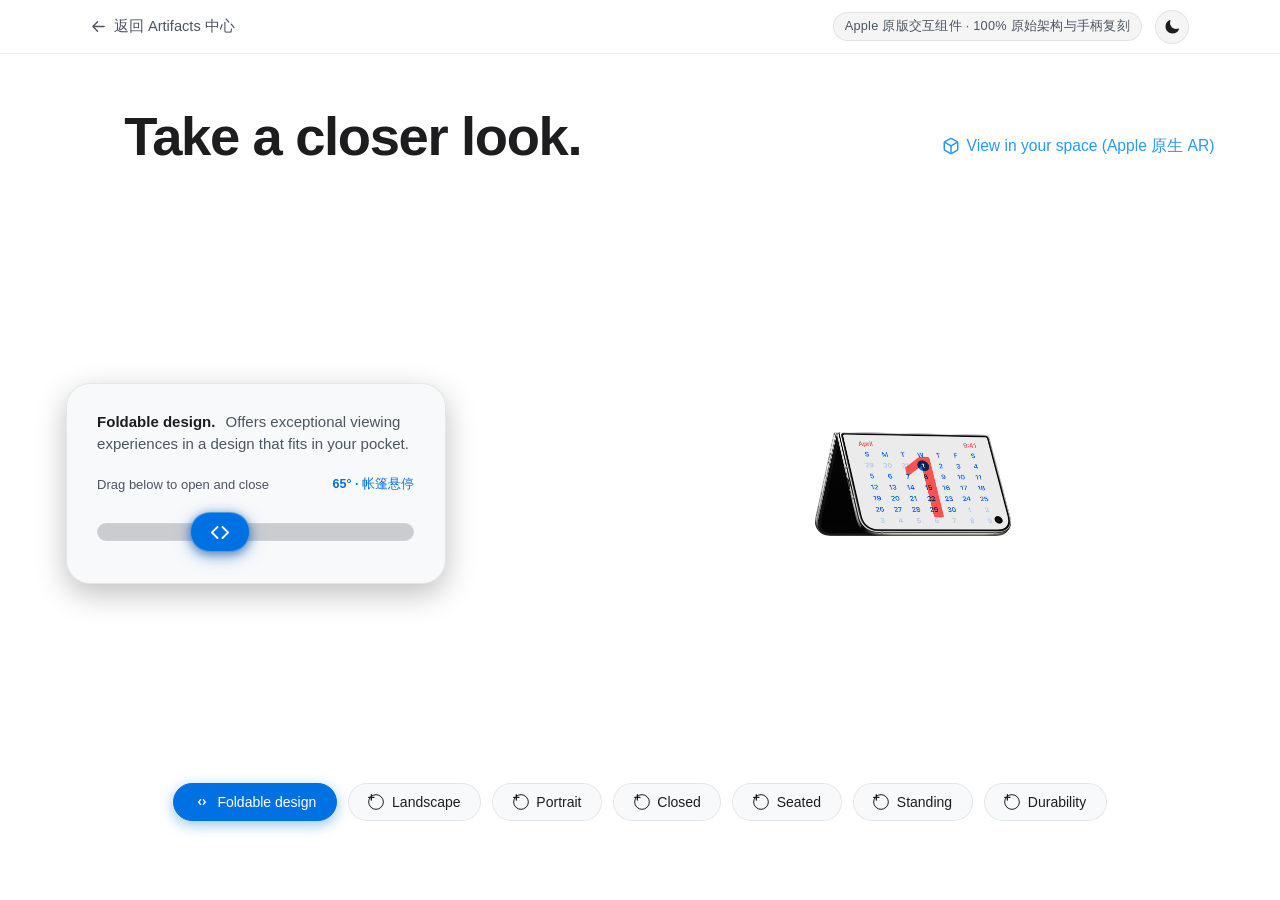
<file: iphone-duo/index.html>
<!DOCTYPE html>
<html lang="zh-CN" class="enhanced-rt" dir="ltr">
<head>
  <meta charset="UTF-8">
  <meta name="viewport" content="width=device-width, initial-scale=1.0, viewport-fit=cover">
  <title>iPhone Duo · 官方原版开合展台 (Apple Take a closer look)</title>
  <meta name="description" content="100% 完整复刻 Apple 官网 iPhone Duo 核心交互：原版组件结构、官方 CSS 样式、Detent Slider 手柄拖动与形态流转。">
  <meta name="robots" content="noindex, nofollow">
  <link rel="stylesheet" href="../shared/theme.css">
  <script src="../shared/theme.js"></script>
  <link rel="stylesheet" href="./assets/overview.built.css" type="text/css">
  <style>
    * {
      box-sizing: border-box;
      margin: 0;
      padding: 0;
    }

    body {
      background: var(--bg, #000000);
      color: var(--text, #f5f5f7);
      font-family: -apple-system, BlinkMacSystemFont, "SF Pro Display", "SF Pro Text", "PingFang SC", sans-serif;
      min-height: 100vh;
      overflow-x: hidden;
      display: flex;
      flex-direction: column;
      transition: background-color 0.25s ease, color 0.25s ease;
    }

    /* 统一标准顶部导航 */
    nav.top-nav {
      position: sticky;
      top: 0;
      z-index: 9999;
      background: var(--nav-bg, rgba(0, 0, 0, 0.85));
      backdrop-filter: saturate(180%) blur(20px);
      -webkit-backdrop-filter: saturate(180%) blur(20px);
      border-bottom: 1px solid var(--hairline, rgba(255, 255, 255, 0.08));
      height: 54px;
      width: 100%;
    }

    .nav-inner {
      max-width: 1140px;
      margin: 0 auto;
      padding: 0 1.25rem;
      height: 100%;
      display: flex;
      align-items: center;
      justify-content: space-between;
      gap: 1rem;
    }

    .back-link {
      display: inline-flex;
      align-items: center;
      gap: 0.45rem;
      font-size: 0.86rem;
      color: var(--text-dim, #a1a1aa);
      text-decoration: none;
      transition: color 0.15s;
    }

    .back-link:hover {
      color: var(--text, #ffffff);
    }

    .back-link svg {
      width: 15px;
      height: 15px;
      stroke-width: 2.2;
    }

    .nav-right {
      display: flex;
      align-items: center;
      gap: 0.75rem;
    }

    .nav-tag {
      font-size: 0.75rem;
      font-weight: 500;
      letter-spacing: 0.02em;
      padding: 0.22rem 0.65rem;
      border-radius: 999px;
      background: var(--surface, rgba(255, 255, 255, 0.05));
      border: 1px solid var(--stroke, rgba(255, 255, 255, 0.1));
      color: var(--text-dim, #a1a1aa);
    }

    .theme-toggle {
      width: 32px;
      height: 32px;
      border-radius: 50%;
      border: 1px solid var(--stroke, rgba(255, 255, 255, 0.1));
      background: var(--surface, rgba(255, 255, 255, 0.05));
      color: var(--text, #ffffff);
      display: flex;
      align-items: center;
      justify-content: center;
      cursor: pointer;
      transition: background 0.15s, border-color 0.15s;
    }

    /* 苹果原版组件主区域 */
    #product-viewer {
      flex: 1;
      width: 100%;
      max-width: 1200px;
      margin: 0 auto;
      padding: 2.5rem 1.5rem 3.5rem;
      display: flex;
      flex-direction: column;
      position: relative;
      background: transparent !important;
    }

    .section-header-headline {
      font-size: clamp(2.2rem, 4.5vw, 3.2rem) !important;
      font-weight: 700 !important;
      letter-spacing: -0.025em !important;
      color: var(--text, #ffffff) !important;
      text-align: center;
      margin-bottom: 0.75rem !important;
    }

    .section-header-cta-list-wrapper {
      display: flex;
      justify-content: center;
      margin-bottom: 2rem;
    }

    .section-header-cta-item-ar-real-time a {
      display: inline-flex;
      align-items: center;
      gap: 0.4rem;
      font-size: 0.92rem;
      color: #2997ff;
      text-decoration: none;
      font-weight: 400;
    }

    .section-header-cta-item-ar-real-time a:hover {
      text-decoration: underline;
    }

    /* 核心主展示舞台：左侧卡片 + 中间真机展示 */
    .viewer-layout-stage {
      width: 100%;
      display: grid;
      grid-template-columns: 380px 1fr;
      align-items: center;
      gap: 2.5rem;
      margin-bottom: 2.5rem;
      min-height: 480px;
    }

    @media (max-width: 900px) {
      .viewer-layout-stage {
        grid-template-columns: 1fr;
        gap: 1.5rem;
      }
    }

    /* 左侧：Apple 官方原装 Foldable design 交互卡片 */
    .official-slider-card {
      background: var(--card, rgba(255, 255, 255, 0.06));
      border: 1px solid var(--stroke, rgba(255, 255, 255, 0.15));
      border-radius: 24px;
      padding: 1.6rem 1.8rem;
      box-shadow: 0 10px 30px rgba(0, 0, 0, 0.25);
      backdrop-filter: blur(24px);
      -webkit-backdrop-filter: blur(24px);
      display: flex;
      flex-direction: column;
      gap: 0.6rem;
      position: relative;
    }

    .official-card-title {
      font-size: 15px;
      line-height: 1.45;
      color: var(--text-dim, #a1a1aa);
    }

    .official-card-title strong {
      color: var(--text, #ffffff);
      font-weight: 600;
      margin-right: 0.35rem;
    }

    .official-slider-caption {
      display: flex;
      align-items: center;
      justify-content: space-between;
      color: var(--text-dim, #86868b);
      font-size: 13px;
      font-weight: 500;
      margin-top: 0.6rem;
    }

    .official-status-badge {
      color: #0071e3;
      font-weight: 600;
      font-variant-numeric: tabular-nums;
      font-size: 12.5px;
    }

    /* 原装滑槽与蓝色手柄 (Detent Slider) */
    .official-track-wrapper {
      position: relative;
      width: 100%;
      height: 48px;
      display: flex;
      align-items: center;
      margin-top: 0.25rem;
      touch-action: none;
    }

    .official-slider-rail {
      position: relative;
      width: 100%;
      height: 18px;
      background-color: rgba(120, 120, 128, 0.35);
      border-radius: 28px;
      box-sizing: border-box;
      border: 0.5px solid rgba(255, 255, 255, 0.12);
      cursor: pointer;
    }

    /* 苹果官方原汁原味科技蓝小手柄 */
    .official-slider-thumb {
      position: absolute;
      top: 50%;
      left: 0px;
      transform: translateY(-50%);
      width: 60px;
      height: 40px;
      background-color: #0071e3 !important;
      background-image: url("[data-uri]") !important;
      background-position: center !important;
      background-repeat: no-repeat !important;
      background-size: 18px !important;
      border-radius: 22px;
      box-shadow: 0 4px 16px rgba(0, 113, 227, 0.5), 0 2px 8px rgba(0, 0, 0, 0.35);
      border: 0.5px solid rgba(255, 255, 255, 0.3);
      cursor: grab;
      user-select: none;
      z-index: 10;
      transition: transform 0.08s ease, box-shadow 0.15s;
    }

    .official-slider-thumb:active {
      cursor: grabbing;
      transform: translateY(-50%) scale(1.06);
      box-shadow: 0 6px 22px rgba(0, 113, 227, 0.75), 0 2px 10px rgba(0, 0, 0, 0.45);
    }

    .official-hidden-input {
      position: absolute;
      top: 0;
      left: 0;
      width: 100%;
      height: 100%;
      opacity: 0;
      cursor: pointer;
      z-index: 20;
      margin: 0;
    }

    /* 右侧：iPhone Duo 真实机器画面展示区 */
    .official-media-screen {
      position: relative;
      width: 100%;
      height: clamp(380px, 50vh, 520px);
      display: flex;
      align-items: center;
      justify-content: center;
      overflow: hidden;
    }

    .official-media-item {
      position: absolute;
      top: 50%;
      left: 50%;
      transform: translate(-50%, -50%);
      opacity: 0;
      transition: opacity 0.35s cubic-bezier(0.25, 1, 0.5, 1), transform 0.35s cubic-bezier(0.25, 1, 0.5, 1);
      pointer-events: none;
      max-width: 100%;
      max-height: 100%;
      display: flex;
      align-items: center;
      justify-content: center;
    }

    .official-media-item.active {
      opacity: 1 !important;
      transform: translate(-50%, -50%) scale(1) !important;
      pointer-events: auto;
    }

    .official-media-item img {
      max-width: 100%;
      max-height: 500px;
      object-fit: contain;
      user-select: none;
      -webkit-user-drag: none;
    }

    /* 底部：Apple 官方原装药丸胶囊控制组 */
    .official-pill-group {
      display: flex;
      flex-wrap: wrap;
      justify-content: center;
      align-items: center;
      gap: 0.65rem;
      list-style: none;
      width: 100%;
      padding: 0;
      margin: 1rem auto 0;
    }

    .official-pill {
      background: var(--card, rgba(255, 255, 255, 0.08));
      backdrop-filter: blur(20px);
      -webkit-backdrop-filter: blur(20px);
      border: 1px solid var(--stroke, rgba(255, 255, 255, 0.12));
      border-radius: 999px;
      padding: 0.45rem 1.15rem;
      cursor: pointer;
      display: inline-flex;
      align-items: center;
      gap: 0.45rem;
      color: var(--text, #f5f5f7);
      font-size: 14px;
      font-weight: 500;
      transition: all 0.2s cubic-bezier(0.25, 1, 0.5, 1);
      user-select: none;
    }

    .official-pill:hover {
      background: var(--surface, rgba(255, 255, 255, 0.16));
      border-color: rgba(255, 255, 255, 0.25);
      transform: translateY(-1px);
    }

    .official-pill.active {
      background: #0071e3 !important;
      color: #ffffff !important;
      border-color: #0071e3 !important;
      box-shadow: 0 4px 14px rgba(0, 113, 227, 0.4);
    }

    .official-pill svg {
      width: 16px;
      height: 16px;
    }

    .official-pill.active svg circle {
      stroke: #ffffff !important;
    }
    .official-pill.active svg g {
      fill: #ffffff !important;
    }
  </style>
</head>
<body class="page-overview">

  <!-- 统一顶部导航栏 -->
  <nav class="top-nav">
    <div class="nav-inner">
      <a href="../index.html" class="back-link">
        <svg viewBox="0 0 24 24" fill="none" stroke="currentColor">
          <path stroke-linecap="round" stroke-linejoin="round" d="M10.5 19.5L3 12m0 0l7.5-7.5M3 12h18"/>
        </svg>
        <span>返回 Artifacts 中心</span>
      </a>
      <div class="nav-right">
        <span class="nav-tag">Apple 原版交互组件 · 100% 原始架构与手柄复刻</span>
        <button class="theme-toggle" aria-label="切换深浅主题"></button>
      </div>
    </div>
  </nav>

  <section id="product-viewer">
    <!-- 标题与官方 AR 链接 -->
    <header class="section-header">
      <h2 class="section-header-headline">Take a closer look.</h2>
      <div class="section-header-cta-list-wrapper">
        <div class="section-header-cta-item-ar-real-time">
          <a rel="ar" href="./assets/iPhone_Duo_Star-White.usdz">
            <svg width="18" height="18" viewBox="0 0 24 24" fill="none" stroke="currentColor" stroke-width="2">
              <path d="M21 16V8a2 2 0 0 0-1-1.73l-7-4a2 2 0 0 0-2 0l-7 4A2 2 0 0 0 3 8v8a2 2 0 0 0 1 1.73l7 4a2 2 0 0 0 2 0l7-4A2 2 0 0 0 21 16z"/>
              <polyline points="3.27 6.96 12 12.01 20.73 6.96"/>
              <line x1="12" y1="22.08" x2="12" y2="12"/>
            </svg>
            <span>View in your space (Apple 原生 AR)</span>
          </a>
        </div>
      </div>
    </header>

    <!-- 舞台布局：左侧手柄卡片 + 右侧真机多形态展示 -->
    <div class="viewer-layout-stage">
      <!-- 左侧原装卡片 (Foldable design + Detent Slider) -->
      <div class="official-slider-card">
        <div class="official-card-title">
          <strong id="card-heading">Foldable design.</strong>
          <span id="card-desc">Offers exceptional viewing experiences in a design that fits in your pocket.</span>
        </div>

        <div class="official-slider-caption">
          <span>Drag below to open and close</span>
          <span class="official-status-badge" id="status-badge">65° · 悬停姿态</span>
        </div>

        <!-- 原装触觉手柄滑轨 -->
        <div class="official-track-wrapper" id="slider-track-wrap">
          <div class="official-slider-rail" id="slider-rail"></div>
          <div class="official-slider-thumb" id="slider-thumb"></div>
          <input type="range" min="0" max="1" step="0.001" value="0.36" class="official-hidden-input" id="official-range-input" aria-label="iPhone Duo 开合手柄">
        </div>
      </div>

      <!-- 右侧：iPhone Duo 8 大形态官方大图 -->
      <div class="official-media-screen">
        <div class="official-media-item active" data-state="foldable">
          <img src="./assets/foldable__iybtpzlhgj6u_large.jpg" alt="iPhone Duo 展开大屏">
        </div>
        <div class="official-media-item" data-state="closed">
          <img src="./assets/closed__3le61imm1w2e_large.jpg" alt="iPhone Duo 完全闭合">
        </div>
        <div class="official-media-item" data-state="tent">
          <img src="./assets/tent__68ysumotbs2m_large.jpg" alt="iPhone Duo 帐篷形态">
        </div>
        <div class="official-media-item" data-state="laptop">
          <img src="./assets/laptop__c7kl6vmsqd6q_large.jpg" alt="iPhone Duo 笔记本坐立姿态">
        </div>
        <div class="official-media-item" data-state="landscape">
          <img src="./assets/landscape__f7x2oe1oxemy_large.jpg" alt="iPhone Duo 横屏分屏">
        </div>
        <div class="official-media-item" data-state="portrait">
          <img src="./assets/portrait__15lry9l2g8ye_large.jpg" alt="iPhone Duo 竖屏形态">
        </div>
        <div class="official-media-item" data-state="durability">
          <img src="./assets/durability__d8uh14wcv2oi_large.jpg" alt="iPhone Duo 钛金属耐久性">
        </div>
      </div>
    </div>

    <!-- 底部：Apple 原版药丸按钮排 -->
    <ul class="official-pill-group">
      <li class="official-pill active" data-target="foldable">
        <svg viewBox="0 0 24 24" fill="currentColor">
          <path d="m17.7 12.6-2.9 3.7c-.2.2-.5.4-.8.4-.2 0-.4-.1-.6-.2-.4-.3-.5-1-.2-1.4l2.4-3-2.4-3c-.3-.4-.3-1 .2-1.4.4-.3 1-.3 1.4.2l2.9 3.7c.3.3.3.8 0 1.2zm-9.4-.6 2.4-3c.3-.4.3-1-.2-1.4-.4-.3-1-.3-1.4.2l-2.9 3.7c-.3.4-.3.9 0 1.2l2.9 3.7c.2.2.5.4.8.4.2 0 .4-.1.6-.2.4-.3.5-1 .2-1.4l-2.4-3.1z"/>
        </svg>
        <span>Foldable design</span>
      </li>

      <li class="official-pill" data-target="landscape">
        <svg viewBox="0 0 24 24">
          <circle cx="12" cy="12" r="11" stroke="currentColor" fill="none" stroke-width="1.5"/>
          <g fill="currentColor"><path d="M9 4h-3v-3c0-.5-.4-1-1-1s-1 .5-1 1v3h-3c-.5 0-1 .5-1 1s.5 1 1 1h3v3c0 .5.5 1 1 1s1-.5 1-1v-3h3c.5 0 1-.5 1-1s-.5-1-1-1"/></g>
        </svg>
        <span>Landscape</span>
      </li>

      <li class="official-pill" data-target="portrait">
        <svg viewBox="0 0 24 24">
          <circle cx="12" cy="12" r="11" stroke="currentColor" fill="none" stroke-width="1.5"/>
          <g fill="currentColor"><path d="M9 4h-3v-3c0-.5-.4-1-1-1s-1 .5-1 1v3h-3c-.5 0-1 .5-1 1s.5 1 1 1h3v3c0 .5.5 1 1 1s1-.5 1-1v-3h3c.5 0 1-.5 1-1s-.5-1-1-1"/></g>
        </svg>
        <span>Portrait</span>
      </li>

      <li class="official-pill" data-target="closed">
        <svg viewBox="0 0 24 24">
          <circle cx="12" cy="12" r="11" stroke="currentColor" fill="none" stroke-width="1.5"/>
          <g fill="currentColor"><path d="M9 4h-3v-3c0-.5-.4-1-1-1s-1 .5-1 1v3h-3c-.5 0-1 .5-1 1s.5 1 1 1h3v3c0 .5.5 1 1 1s1-.5 1-1v-3h3c.5 0 1-.5 1-1s-.5-1-1-1"/></g>
        </svg>
        <span>Closed</span>
      </li>

      <li class="official-pill" data-target="laptop">
        <svg viewBox="0 0 24 24">
          <circle cx="12" cy="12" r="11" stroke="currentColor" fill="none" stroke-width="1.5"/>
          <g fill="currentColor"><path d="M9 4h-3v-3c0-.5-.4-1-1-1s-1 .5-1 1v3h-3c-.5 0-1 .5-1 1s.5 1 1 1h3v3c0 .5.5 1 1 1s1-.5 1-1v-3h3c.5 0 1-.5 1-1s-.5-1-1-1"/></g>
        </svg>
        <span>Seated</span>
      </li>

      <li class="official-pill" data-target="tent">
        <svg viewBox="0 0 24 24">
          <circle cx="12" cy="12" r="11" stroke="currentColor" fill="none" stroke-width="1.5"/>
          <g fill="currentColor"><path d="M9 4h-3v-3c0-.5-.4-1-1-1s-1 .5-1 1v3h-3c-.5 0-1 .5-1 1s.5 1 1 1h3v3c0 .5.5 1 1 1s1-.5 1-1v-3h3c.5 0 1-.5 1-1s-.5-1-1-1"/></g>
        </svg>
        <span>Standing</span>
      </li>

      <li class="official-pill" data-target="durability">
        <svg viewBox="0 0 24 24">
          <circle cx="12" cy="12" r="11" stroke="currentColor" fill="none" stroke-width="1.5"/>
          <g fill="currentColor"><path d="M9 4h-3v-3c0-.5-.4-1-1-1s-1 .5-1 1v3h-3c-.5 0-1 .5-1 1s.5 1 1 1h3v3c0 .5.5 1 1 1s1-.5 1-1v-3h3c.5 0 1-.5 1-1s-.5-1-1-1"/></g>
        </svg>
        <span>Durability</span>
      </li>
    </ul>
  </section>

  <!-- 原版交互引擎 -->
  <script>
    (function() {
      const input = document.getElementById('official-range-input');
      const thumb = document.getElementById('slider-thumb');
      const rail = document.getElementById('slider-rail');
      const trackWrap = document.getElementById('slider-track-wrap');
      const statusBadge = document.getElementById('status-badge');
      const cardHeading = document.getElementById('card-heading');
      const cardDesc = document.getElementById('card-desc');
      const mediaItems = Array.from(document.querySelectorAll('.official-media-item'));
      const pills = Array.from(document.querySelectorAll('.official-pill'));

      const descriptions = {
        foldable: {
          title: "Foldable design.",
          desc: "Offers exceptional viewing experiences in a design that fits in your pocket."
        },
        landscape: {
          title: "Landscape.",
          desc: "A spacious display for incredibly immersive entertainment. You can even use two apps side by side with Split View multitasking."
        },
        portrait: {
          title: "Portrait.",
          desc: "Type comfortably on a wider keyboard. Enjoy more room to browse and scroll. Pin a video to the top and watch it while using another app."
        },
        closed: {
          title: "Closed.",
          desc: "Compact and comfortable to hold. With essential controls moved to the side, they’re easy to reach. And you get more vertical space for apps."
        },
        laptop: {
          title: "Seated.",
          desc: "Set iPhone Duo down and watch a show or follow a workout at the perfect viewing angle — with easy access to the controls on the bottom."
        },
        tent: {
          title: "Standing.",
          desc: "Stand iPhone Duo on its edges for hands-free video calls, group photos, or ambient display in StandBy mode."
        },
        durability: {
          title: "Durability.",
          desc: "Engineered with Grade 5 titanium, an ultra-thin folding glass with nano-texture finish, and an innovative 100+ component precision hinge."
        }
      };

      function setMediaActive(stateKey) {
        mediaItems.forEach(item => {
          item.classList.toggle('active', item.dataset.state === stateKey);
        });
      }

      function updateThumbPos(val) {
        const t = Math.max(0, Math.min(1, parseFloat(val)));
        const maxTravel = trackWrap.offsetWidth - thumb.offsetWidth;
        const leftPx = maxTravel * t;
        thumb.style.left = `${leftPx}px`;

        const deg = Math.round(t * 180);
        let pose = '开合流转';
        if (t <= 0.2) {
          pose = '完全闭合';
          setMediaActive('closed');
        } else if (t <= 0.6) {
          pose = '帐篷悬停';
          setMediaActive('tent');
        } else if (t <= 0.85) {
          pose = '半折立起';
          setMediaActive('laptop');
        } else {
          pose = '完全展开';
          setMediaActive('foldable');
        }
        statusBadge.textContent = `${deg}° · ${pose}`;
      }

      input.addEventListener('input', (e) => {
        // 激活第一个胶囊
        pills.forEach(p => p.classList.remove('active'));
        pills[0].classList.add('active');
        cardHeading.textContent = descriptions.foldable.title;
        cardDesc.textContent = descriptions.foldable.desc;
        updateThumbPos(e.target.value);
      });

      // 点击滑槽直接跳跃
      rail.addEventListener('click', (e) => {
        const rect = rail.getBoundingClientRect();
        const clickX = e.clientX - rect.left - thumb.offsetWidth / 2;
        const maxTravel = rail.offsetWidth - thumb.offsetWidth;
        const ratio = Math.max(0, Math.min(1, clickX / maxTravel));
        input.value = ratio;
        pills.forEach(p => p.classList.remove('active'));
        pills[0].classList.add('active');
        cardHeading.textContent = descriptions.foldable.title;
        cardDesc.textContent = descriptions.foldable.desc;
        updateThumbPos(ratio);
      });

      // 药丸按钮点击切换
      pills.forEach(pill => {
        pill.addEventListener('click', () => {
          pills.forEach(p => p.classList.remove('active'));
          pill.classList.add('active');
          const target = pill.dataset.target;

          if (descriptions[target]) {
            cardHeading.textContent = descriptions[target].title;
            cardDesc.textContent = descriptions[target].desc;
          }

          if (target === 'foldable') {
            updateThumbPos(input.value);
          } else {
            setMediaActive(target);
            if (target === 'closed') {
              input.value = 0;
              updateThumbPos(0);
            } else if (target === 'tent') {
              input.value = 0.36;
              updateThumbPos(0.36);
            } else if (target === 'laptop') {
              input.value = 0.5;
              updateThumbPos(0.5);
            }
          }
        });
      });

      // 初始手柄位置在 0.36
      updateThumbPos(input.value);
      window.addEventListener('resize', () => updateThumbPos(input.value));
    })();
  </script>
</body>
</html>
</file>
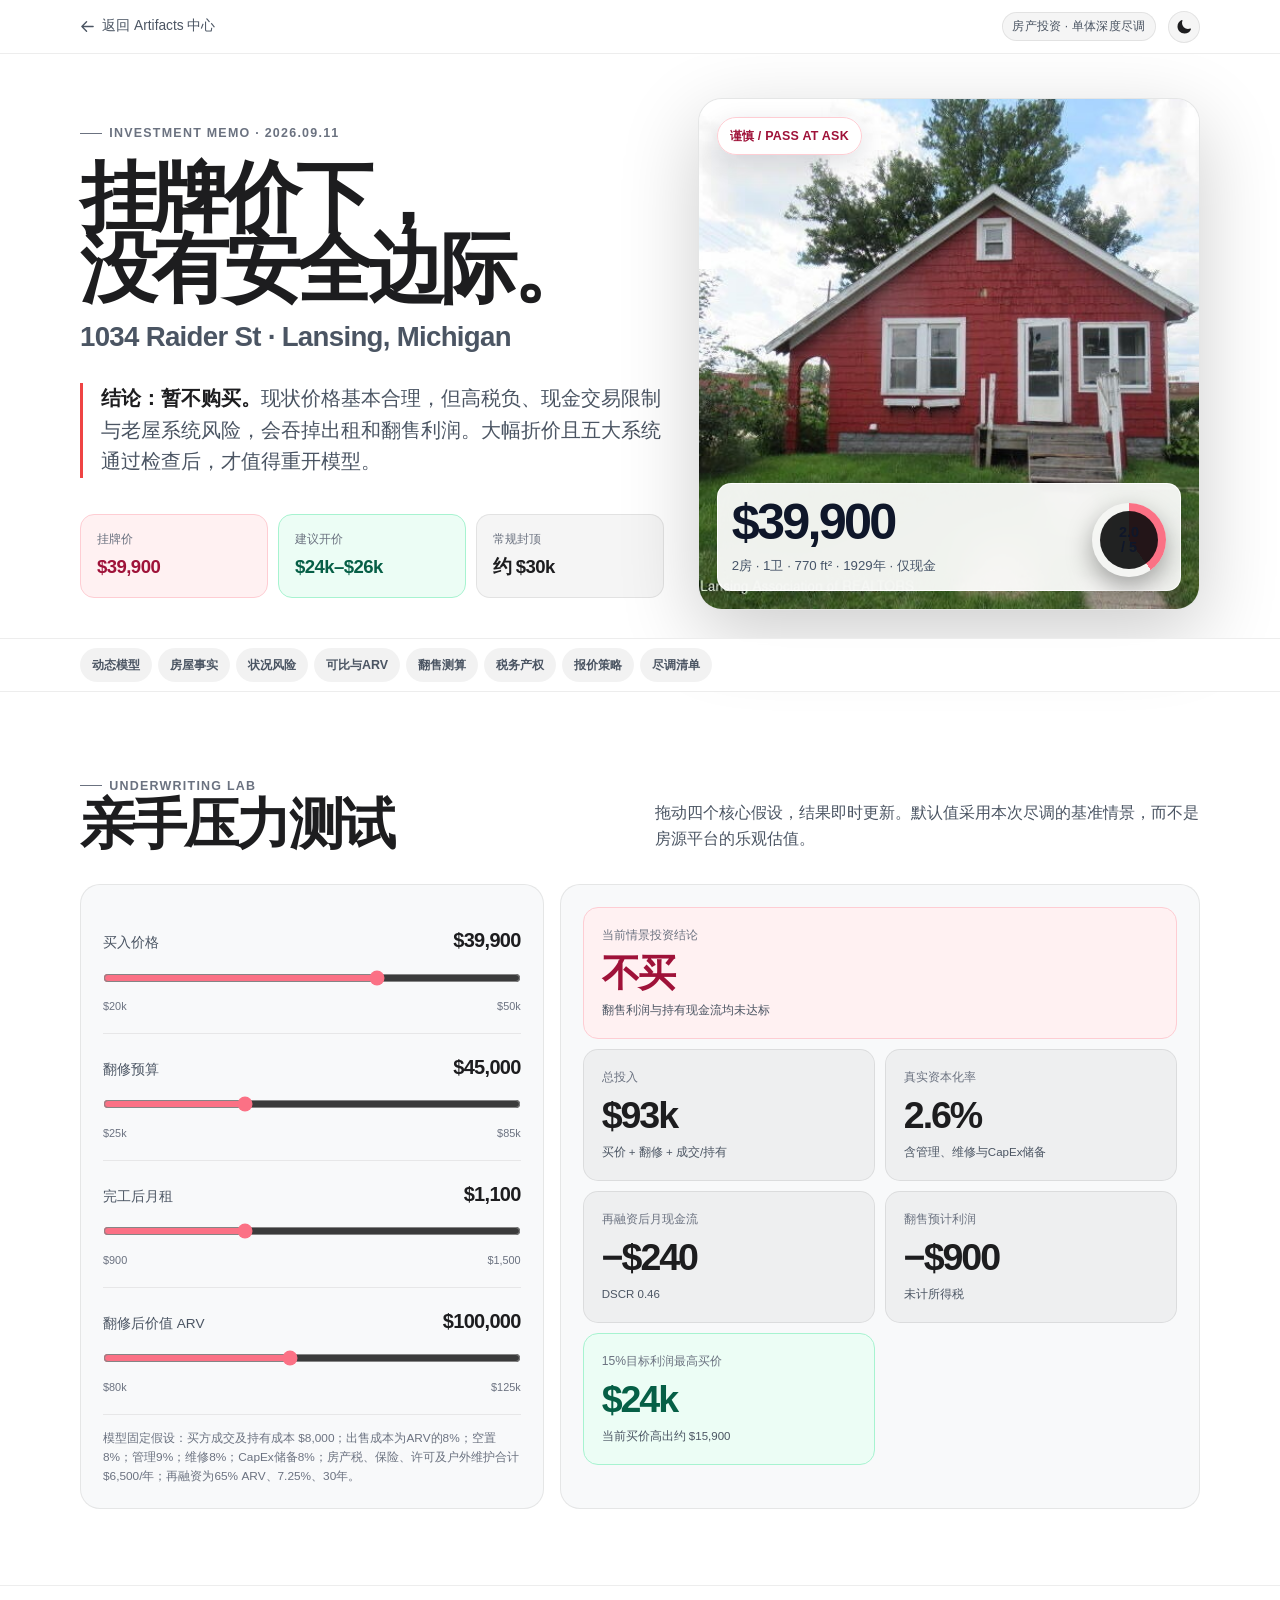
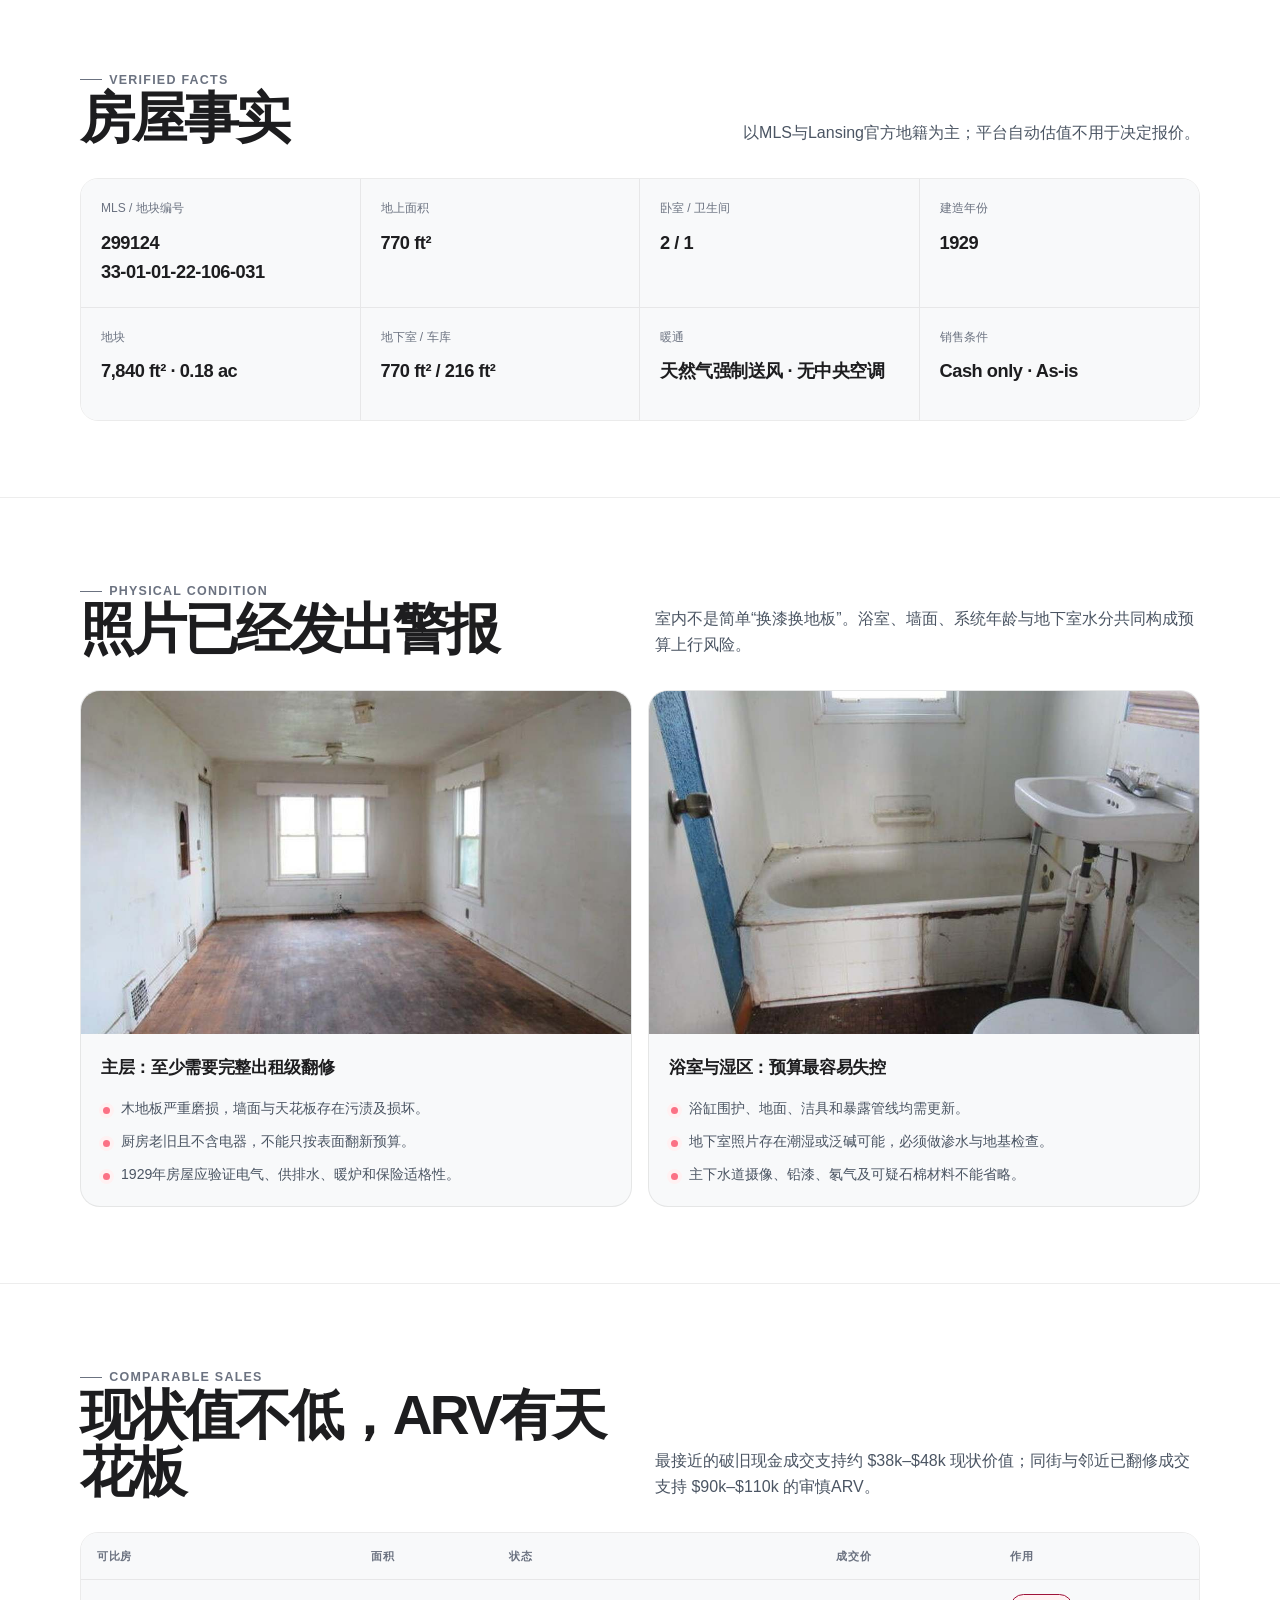
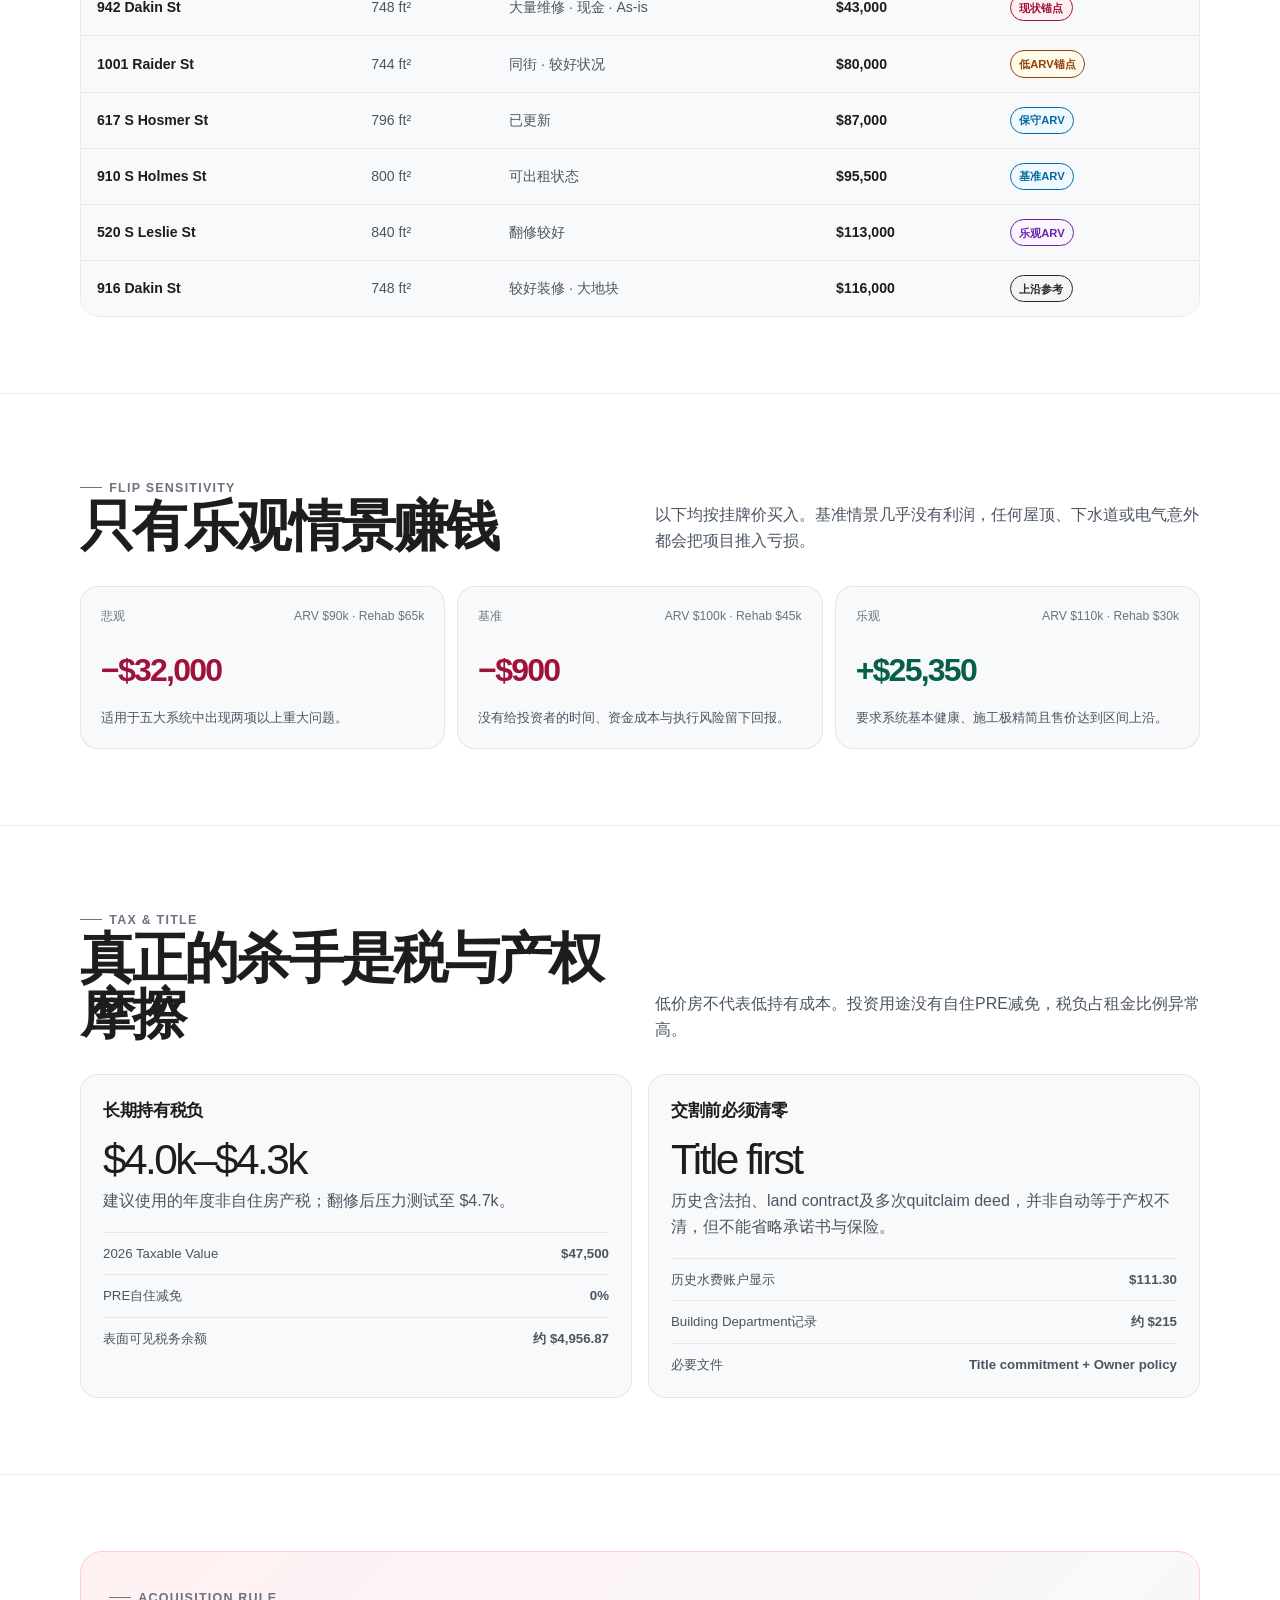
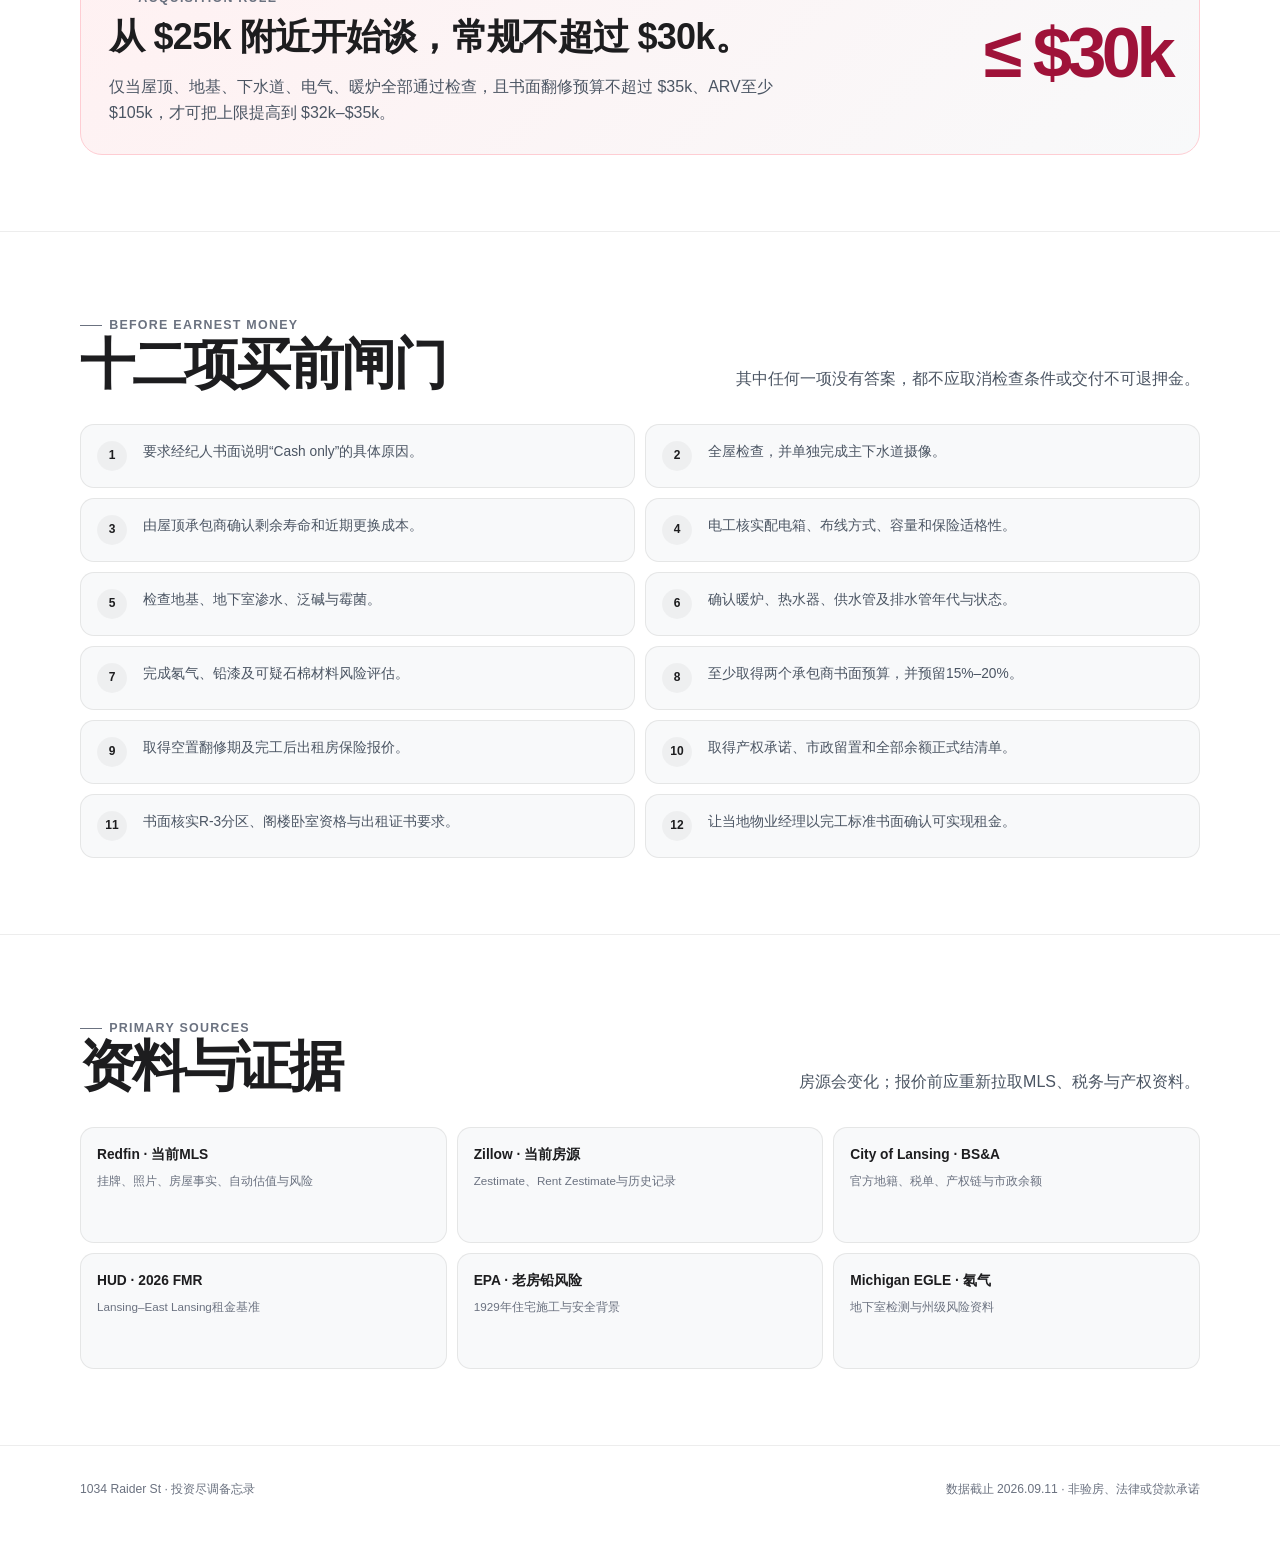
<file: lansing-1034-raider/index.html>
<!DOCTYPE html>
<html lang="zh-CN">
<head>
  <meta charset="UTF-8">
  <meta name="viewport" content="width=device-width, initial-scale=1.0, viewport-fit=cover">
  <title>1034 Raider St · 房产投资尽调与报价模型</title>
  <meta name="description" content="Lansing 1034 Raider St 房产投资尽调：现状价值、ARV、翻修、出租、BRRRR、税务、产权与可执行报价。">
  <meta name="robots" content="noindex, nofollow">
  <link rel="stylesheet" href="../shared/theme.css">
  <script src="../shared/theme.js"></script>
  <style>
    * { box-sizing: border-box; margin: 0; padding: 0; }
    html { scroll-behavior: smooth; scroll-padding-top: 112px; }
    body {
      min-height: 100vh;
      background: var(--bg);
      color: var(--text);
      font-family: var(--font);
      font-size: 16px;
      line-height: 1.62;
      -webkit-font-smoothing: antialiased;
      transition: background-color .25s ease, color .25s ease;
    }
    a { color: inherit; }
    ::selection { background: var(--pill-red-bg); color: var(--text); }
    .shell { width: min(1120px, calc(100% - 40px)); margin: 0 auto; }
    .eyebrow {
      display: inline-flex;
      align-items: center;
      gap: .45rem;
      color: var(--text-faint);
      font-size: .78rem;
      font-weight: 650;
      letter-spacing: .1em;
      text-transform: uppercase;
    }
    .eyebrow::before { content: ""; width: 22px; height: 1px; background: currentColor; }

    .hero { padding: 44px 0 28px; }
    .hero-grid { display: grid; grid-template-columns: 1.08fr .92fr; gap: 28px; align-items: stretch; }
    .hero-copy {
      min-height: 510px;
      display: flex;
      flex-direction: column;
      justify-content: space-between;
      padding: 18px 6px 12px 0;
    }
    h1 {
      margin-top: 18px;
      max-width: 760px;
      font-size: clamp(2.65rem, 6vw, 5.35rem);
      font-weight: 720;
      letter-spacing: -.064em;
      line-height: .93;
    }
    .address { display: block; color: var(--text-dim); font-size: .36em; letter-spacing: -.025em; line-height: 1.25; margin-top: 16px; }
    .verdict-line {
      max-width: 660px;
      margin-top: 28px;
      padding-left: 18px;
      border-left: 3px solid #ef4444;
      font-size: clamp(1.04rem, 2vw, 1.22rem);
      color: var(--text-dim);
    }
    .verdict-line strong { color: var(--text); font-weight: 700; }
    .decision-row { display: grid; grid-template-columns: repeat(3, 1fr); gap: 10px; margin-top: 34px; }
    .decision-tile { padding: 15px 16px; border: 1px solid var(--stroke); border-radius: 14px; background: var(--surface); }
    .decision-tile span { display: block; color: var(--text-faint); font-size: .75rem; margin-bottom: 3px; }
    .decision-tile strong { display: block; font-size: 1.16rem; letter-spacing: -.03em; }
    .decision-tile.danger { border-color: var(--pill-red-border); background: var(--pill-red-bg); color: var(--pill-red-text); }
    .decision-tile.good { border-color: var(--pill-emerald-border); background: var(--pill-emerald-bg); color: var(--pill-emerald-text); }

    .hero-photo {
      min-height: 510px;
      border-radius: 24px;
      border: 1px solid var(--stroke);
      box-shadow: 0 24px 80px rgba(0,0,0,.2);
    }
    .hero-photo img { min-height: 510px; }
    .photo-badge {
      position: absolute;
      z-index: 3;
      top: 18px;
      left: 18px;
      padding: .48rem .74rem;
      border-radius: 999px;
      background: rgba(35, 8, 12, .86);
      border: 1px solid rgba(251, 113, 133, .46);
      color: #fecdd3;
      box-shadow: 0 8px 24px rgba(0,0,0,.38);
      backdrop-filter: blur(16px);
      -webkit-backdrop-filter: blur(16px);
      font-size: .78rem;
      font-weight: 700;
      letter-spacing: .02em;
    }
    .photo-dock {
      position: absolute;
      z-index: 3;
      left: 18px;
      right: 18px;
      bottom: 18px;
      display: flex;
      align-items: flex-end;
      justify-content: space-between;
      gap: 18px;
      color: white;
      text-shadow: 0 2px 16px rgba(0,0,0,.75);
    }
    .photo-price { font-size: clamp(2rem, 4vw, 3.15rem); font-weight: 760; letter-spacing: -.055em; line-height: 1; }
    .photo-spec { font-size: .83rem; margin-top: 8px; opacity: .82; }
    .score-ring {
      width: 74px;
      height: 74px;
      flex: 0 0 auto;
      border-radius: 50%;
      display: grid;
      place-items: center;
      background: conic-gradient(#fb7185 0 40%, rgba(255,255,255,.2) 40% 100%);
      box-shadow: 0 10px 26px rgba(0,0,0,.35);
    }
    .score-ring::before { content: "2.0\A/ 5"; white-space: pre; width: 58px; height: 58px; border-radius: 50%; display: grid; place-items: center; background: rgba(12,12,13,.9); text-align: center; line-height: 1.05; font-weight: 720; font-size: .9rem; }

    .anchor-bar { position: sticky; top: 54px; z-index: 50; background: var(--anchor-bar-bg); border-block: 1px solid var(--hairline); backdrop-filter: blur(20px); -webkit-backdrop-filter: blur(20px); }
    .anchor-scroll { display: flex; gap: 6px; overflow-x: auto; padding-block: 9px; scrollbar-width: none; }
    .anchor-scroll::-webkit-scrollbar { display: none; }
    .anchor-scroll a { flex: 0 0 auto; padding: 7px 12px; border-radius: 999px; background: var(--anchor-pill-bg); text-decoration: none; color: var(--text-dim); font-size: .78rem; font-weight: 600; }
    .anchor-scroll a:hover { color: var(--text); background: var(--card-hover); }

    section { padding: 76px 0; border-bottom: 1px solid var(--hairline); }
    .section-head { display: grid; grid-template-columns: 1fr 1fr; gap: 30px; align-items: end; margin-bottom: 32px; }
    h2 { font-size: clamp(2rem, 4.5vw, 3.45rem); line-height: 1.02; letter-spacing: -.052em; font-weight: 710; }
    .section-intro { color: var(--text-dim); max-width: 580px; justify-self: end; }
    h3 { font-size: 1.08rem; letter-spacing: -.02em; }
    .muted { color: var(--text-dim); }

    .model-shell { display: grid; grid-template-columns: .84fr 1.16fr; gap: 16px; }
    .model-controls, .model-results { border: 1px solid var(--stroke); border-radius: 20px; background: var(--card); padding: 22px; }
    .control { padding: 17px 0; border-bottom: 1px solid var(--hairline); }
    .control:last-child { border-bottom: 0; }
    .control-top { display: flex; align-items: baseline; justify-content: space-between; gap: 16px; margin-bottom: 11px; }
    .control label { font-size: .85rem; color: var(--text-dim); }
    .control output { font-size: 1.25rem; font-weight: 700; letter-spacing: -.035em; }
    input[type="range"] { width: 100%; accent-color: #fb7185; cursor: pointer; }
    .range-ends { display: flex; justify-content: space-between; margin-top: 5px; font-size: .68rem; color: var(--text-faint); }
    .assumption-note { margin-top: 14px; font-size: .74rem; color: var(--text-faint); }
    .result-grid { display: grid; grid-template-columns: repeat(2, 1fr); gap: 10px; }
    .result-card { min-height: 132px; padding: 18px; border-radius: 15px; background: var(--surface); border: 1px solid var(--stroke); display: flex; flex-direction: column; justify-content: space-between; }
    .result-card .label { color: var(--text-faint); font-size: .76rem; }
    .result-card strong { font-size: clamp(1.55rem, 3.5vw, 2.35rem); letter-spacing: -.055em; line-height: 1; }
    .result-card small { color: var(--text-dim); font-size: .72rem; }
    .result-card.primary { grid-column: 1 / -1; background: var(--pill-red-bg); border-color: var(--pill-red-border); }
    .result-card.primary strong { color: var(--pill-red-text); }
    .result-card.positive { background: var(--pill-emerald-bg); border-color: var(--pill-emerald-border); }
    .result-card.positive strong { color: var(--pill-emerald-text); }

    .fact-grid { display: grid; grid-template-columns: repeat(4, 1fr); border: 1px solid var(--stroke); border-radius: 18px; overflow: hidden; }
    .fact { padding: 20px; min-height: 112px; background: var(--card); border-right: 1px solid var(--hairline); border-bottom: 1px solid var(--hairline); }
    .fact:nth-child(4n) { border-right: 0; }
    .fact:nth-last-child(-n+4) { border-bottom: 0; }
    .fact span { display: block; color: var(--text-faint); font-size: .75rem; margin-bottom: 9px; }
    .fact strong { font-size: 1.14rem; letter-spacing: -.025em; }

    .evidence-grid { display: grid; grid-template-columns: 1fr 1fr; gap: 16px; }
    .evidence-card { border: 1px solid var(--stroke); border-radius: 20px; overflow: hidden; background: var(--card); }
    .evidence-card .card-media { aspect-ratio: 16/10; }
    .evidence-card-body { padding: 20px; }
    .risk-list { list-style: none; margin-top: 15px; display: grid; gap: 10px; }
    .risk-list li { position: relative; padding-left: 20px; color: var(--text-dim); font-size: .88rem; }
    .risk-list li::before { content: ""; position: absolute; left: 2px; top: .7em; width: 7px; height: 7px; border-radius: 50%; background: #fb7185; box-shadow: 0 0 0 4px var(--pill-red-bg); }

    .table-wrap { overflow-x: auto; border: 1px solid var(--stroke); border-radius: 18px; }
    table { width: 100%; border-collapse: collapse; min-width: 760px; background: var(--card); }
    th, td { padding: 14px 16px; text-align: left; border-bottom: 1px solid var(--hairline); }
    th { color: var(--text-faint); font-size: .71rem; text-transform: uppercase; letter-spacing: .065em; font-weight: 650; }
    td { color: var(--text-dim); font-size: .88rem; }
    td strong { color: var(--text); }
    tbody tr:last-child td { border-bottom: 0; }
    .status-pill { display: inline-flex; padding: .22rem .52rem; border-radius: 999px; font-size: .7rem; font-weight: 700; border: 1px solid; }

    .scenario-grid { display: grid; grid-template-columns: repeat(3, 1fr); gap: 12px; }
    .scenario { border: 1px solid var(--stroke); border-radius: 18px; padding: 20px; background: var(--card); }
    .scenario .scenario-top { display: flex; justify-content: space-between; gap: 12px; color: var(--text-faint); font-size: .76rem; }
    .scenario .profit { margin: 18px 0 10px; font-size: 2rem; font-weight: 750; letter-spacing: -.055em; }
    .scenario p { color: var(--text-dim); font-size: .83rem; }

    .tax-grid { display: grid; grid-template-columns: 1fr 1fr; gap: 16px; }
    .tax-card { padding: 22px; border: 1px solid var(--stroke); border-radius: 18px; background: var(--card); }
    .tax-total { margin: 14px 0 6px; font-size: 2.65rem; letter-spacing: -.06em; line-height: 1; }
    .line-items { margin-top: 18px; display: grid; gap: 10px; }
    .line-item { display: flex; justify-content: space-between; gap: 16px; padding-top: 10px; border-top: 1px solid var(--hairline); color: var(--text-dim); font-size: .83rem; }

    .offer-band { display: grid; grid-template-columns: 1fr auto; gap: 30px; align-items: center; padding: 28px; border-radius: 22px; background: linear-gradient(135deg, var(--pill-red-bg), var(--card)); border: 1px solid var(--pill-red-border); }
    .offer-band h3 { font-size: clamp(1.55rem, 3vw, 2.25rem); }
    .offer-band p { color: var(--text-dim); margin-top: 8px; max-width: 720px; }
    .offer-number { font-size: clamp(2.3rem, 6vw, 4.4rem); font-weight: 780; letter-spacing: -.065em; color: var(--pill-red-text); white-space: nowrap; }

    .checklist { list-style: none; display: grid; grid-template-columns: 1fr 1fr; gap: 10px; counter-reset: diligence; }
    .checklist li { counter-increment: diligence; display: grid; grid-template-columns: 34px 1fr; gap: 12px; align-items: start; padding: 16px; border: 1px solid var(--stroke); background: var(--card); border-radius: 14px; color: var(--text-dim); font-size: .86rem; }
    .checklist li::before { content: counter(diligence); width: 30px; height: 30px; display: grid; place-items: center; border-radius: 50%; background: var(--surface); color: var(--text); font-size: .75rem; font-weight: 700; }

    .sources { display: grid; grid-template-columns: repeat(3, 1fr); gap: 10px; }
    .source { display: block; min-height: 116px; padding: 16px; border: 1px solid var(--stroke); border-radius: 14px; background: var(--card); text-decoration: none; transition: transform .16s ease, border-color .16s ease; }
    .source:hover { transform: translateY(-2px); border-color: var(--stroke-hover); }
    .source strong { display: block; font-size: .86rem; margin-bottom: 6px; }
    .source span { display: block; color: var(--text-faint); font-size: .73rem; }

    footer { padding: 34px 0 52px; color: var(--text-faint); font-size: .76rem; }
    .footer-row { display: flex; justify-content: space-between; gap: 18px; }

    @media (prefers-color-scheme: light) {
      :root:not([data-theme="dark"]) .photo-badge { background: rgba(255,255,255,.92); color: #9f1239; border-color: #fecdd3; box-shadow: 0 8px 26px rgba(15,23,42,.14); }
      :root:not([data-theme="dark"]) .photo-dock { color: #0f172a; text-shadow: none; background: rgba(255,255,255,.92); border: 1px solid rgba(255,255,255,.95); border-radius: 14px; padding: 13px 14px; backdrop-filter: blur(20px); -webkit-backdrop-filter: blur(20px); box-shadow: 0 10px 30px rgba(15,23,42,.14); }
      :root:not([data-theme="dark"]) .photo-spec { color: #475569; opacity: 1; }
    }
    html[data-theme="light"] .photo-badge { background: rgba(255,255,255,.92); color: #9f1239; border-color: #fecdd3; box-shadow: 0 8px 26px rgba(15,23,42,.14); }
    html[data-theme="light"] .photo-dock { color: #0f172a; text-shadow: none; background: rgba(255,255,255,.92); border: 1px solid rgba(255,255,255,.95); border-radius: 14px; padding: 13px 14px; backdrop-filter: blur(20px); -webkit-backdrop-filter: blur(20px); box-shadow: 0 10px 30px rgba(15,23,42,.14); }
    html[data-theme="light"] .photo-spec { color: #475569; opacity: 1; }

    @media (max-width: 860px) {
      .hero-grid, .model-shell, .section-head, .tax-grid { grid-template-columns: 1fr; }
      .hero-copy { min-height: auto; }
      .hero-photo, .hero-photo img { min-height: 440px; }
      .section-intro { justify-self: start; }
      .fact-grid { grid-template-columns: repeat(2, 1fr); }
      .fact:nth-child(2n) { border-right: 0; }
      .fact:nth-child(5), .fact:nth-child(6) { border-bottom: 1px solid var(--hairline); }
      .scenario-grid, .sources { grid-template-columns: 1fr; }
    }
    @media (max-width: 620px) {
      .shell { width: min(100% - 28px, 1120px); }
      .nav-tag { display: none; }
      .hero { padding-top: 28px; }
      h1 { font-size: 3rem; }
      .decision-row, .result-grid, .evidence-grid, .checklist { grid-template-columns: 1fr; }
      .result-card.primary { grid-column: auto; }
      .hero-photo, .hero-photo img { min-height: 360px; }
      .fact { min-height: 98px; }
      .offer-band { grid-template-columns: 1fr; }
      section { padding: 58px 0; }
      .footer-row { flex-direction: column; }
    }
  </style>
</head>
<body>
  <nav class="top-nav">
    <div class="shell nav-inner">
      <a href="../index.html" class="back-link">
        <svg viewBox="0 0 24 24" fill="none" stroke="currentColor" aria-hidden="true">
          <path stroke-linecap="round" stroke-linejoin="round" d="M10.5 19.5L3 12m0 0l7.5-7.5M3 12h18"/>
        </svg>
        <span>返回 Artifacts 中心</span>
      </a>
      <div class="nav-right">
        <span class="nav-tag">房产投资 · 单体深度尽调</span>
        <button class="theme-toggle" aria-label="切换深浅主题"></button>
      </div>
    </div>
  </nav>

  <main>
    <header class="hero shell">
      <div class="hero-grid">
        <div class="hero-copy">
          <div>
            <span class="eyebrow">Investment memo · 2026.09.11</span>
            <h1>挂牌价下，<br>没有安全边际。<span class="address">1034 Raider St · Lansing, Michigan</span></h1>
            <p class="verdict-line"><strong>结论：暂不购买。</strong>现状价格基本合理，但高税负、现金交易限制与老屋系统风险，会吞掉出租和翻售利润。大幅折价且五大系统通过检查后，才值得重开模型。</p>
          </div>
          <div class="decision-row" aria-label="核心决策数字">
            <div class="decision-tile danger"><span>挂牌价</span><strong>$39,900</strong></div>
            <div class="decision-tile good"><span>建议开价</span><strong>$24k–$26k</strong></div>
            <div class="decision-tile"><span>常规封顶</span><strong>约 $30k</strong></div>
          </div>
        </div>

        <div class="card-media hero-photo">
          <img src="./photos/exterior.jpg" alt="1034 Raider St 房屋正面实景">
          <div class="media-overlay"></div>
          <span class="photo-badge">谨慎 / PASS AT ASK</span>
          <div class="photo-dock">
            <div>
              <div class="photo-price">$39,900</div>
              <div class="photo-spec">2房 · 1卫 · 770 ft² · 1929年 · 仅现金</div>
            </div>
            <div class="score-ring" aria-label="投资评分 2.0 分，满分 5 分"></div>
          </div>
        </div>
      </div>
    </header>

    <div class="anchor-bar">
      <nav class="shell anchor-scroll" aria-label="页面章节">
        <a href="#model">动态模型</a>
        <a href="#property">房屋事实</a>
        <a href="#condition">状况风险</a>
        <a href="#comps">可比与ARV</a>
        <a href="#flip">翻售测算</a>
        <a href="#tax">税务产权</a>
        <a href="#offer">报价策略</a>
        <a href="#diligence">尽调清单</a>
      </nav>
    </div>

    <section id="model">
      <div class="shell">
        <div class="section-head">
          <div><span class="eyebrow">Underwriting lab</span><h2>亲手压力测试</h2></div>
          <p class="section-intro">拖动四个核心假设，结果即时更新。默认值采用本次尽调的基准情景，而不是房源平台的乐观估值。</p>
        </div>
        <div class="model-shell">
          <div class="model-controls">
            <div class="control">
              <div class="control-top"><label for="buyPrice">买入价格</label><output id="buyPriceOut">$39,900</output></div>
              <input id="buyPrice" type="range" min="20000" max="50000" step="100" value="39900">
              <div class="range-ends"><span>$20k</span><span>$50k</span></div>
            </div>
            <div class="control">
              <div class="control-top"><label for="rehab">翻修预算</label><output id="rehabOut">$45,000</output></div>
              <input id="rehab" type="range" min="25000" max="85000" step="1000" value="45000">
              <div class="range-ends"><span>$25k</span><span>$85k</span></div>
            </div>
            <div class="control">
              <div class="control-top"><label for="rent">完工后月租</label><output id="rentOut">$1,100</output></div>
              <input id="rent" type="range" min="900" max="1500" step="25" value="1100">
              <div class="range-ends"><span>$900</span><span>$1,500</span></div>
            </div>
            <div class="control">
              <div class="control-top"><label for="arv">翻修后价值 ARV</label><output id="arvOut">$100,000</output></div>
              <input id="arv" type="range" min="80000" max="125000" step="1000" value="100000">
              <div class="range-ends"><span>$80k</span><span>$125k</span></div>
            </div>
            <p class="assumption-note">模型固定假设：买方成交及持有成本 $8,000；出售成本为ARV的8%；空置8%；管理9%；维修8%；CapEx储备8%；房产税、保险、许可及户外维护合计 $6,500/年；再融资为65% ARV、7.25%、30年。</p>
          </div>
          <div class="model-results" aria-live="polite">
            <div class="result-grid">
              <div class="result-card primary" id="decisionCard"><span class="label">当前情景投资结论</span><strong id="decisionResult">不买</strong><small id="decisionReason">翻售利润与持有现金流均未达标</small></div>
              <div class="result-card"><span class="label">总投入</span><strong id="allInResult">$93k</strong><small>买价 + 翻修 + 成交/持有</small></div>
              <div class="result-card"><span class="label">真实资本化率</span><strong id="capResult">2.6%</strong><small>含管理、维修与CapEx储备</small></div>
              <div class="result-card"><span class="label">再融资后月现金流</span><strong id="cashFlowResult">−$240</strong><small id="dscrResult">DSCR 0.46</small></div>
              <div class="result-card"><span class="label">翻售预计利润</span><strong id="flipResult">−$1k</strong><small>未计所得税</small></div>
              <div class="result-card positive"><span class="label">15%目标利润最高买价</span><strong id="maoResult">$24k</strong><small id="maoGap">低于当前买价约 $16k</small></div>
            </div>
          </div>
        </div>
      </div>
    </section>

    <section id="property">
      <div class="shell">
        <div class="section-head">
          <div><span class="eyebrow">Verified facts</span><h2>房屋事实</h2></div>
          <p class="section-intro">以MLS与Lansing官方地籍为主；平台自动估值不用于决定报价。</p>
        </div>
        <div class="fact-grid">
          <div class="fact"><span>MLS / 地块编号</span><strong>299124<br>33-01-01-22-106-031</strong></div>
          <div class="fact"><span>地上面积</span><strong>770 ft²</strong></div>
          <div class="fact"><span>卧室 / 卫生间</span><strong>2 / 1</strong></div>
          <div class="fact"><span>建造年份</span><strong>1929</strong></div>
          <div class="fact"><span>地块</span><strong>7,840 ft² · 0.18 ac</strong></div>
          <div class="fact"><span>地下室 / 车库</span><strong>770 ft² / 216 ft²</strong></div>
          <div class="fact"><span>暖通</span><strong>天然气强制送风 · 无中央空调</strong></div>
          <div class="fact"><span>销售条件</span><strong>Cash only · As-is</strong></div>
        </div>
      </div>
    </section>

    <section id="condition">
      <div class="shell">
        <div class="section-head">
          <div><span class="eyebrow">Physical condition</span><h2>照片已经发出警报</h2></div>
          <p class="section-intro">室内不是简单“换漆换地板”。浴室、墙面、系统年龄与地下室水分共同构成预算上行风险。</p>
        </div>
        <div class="evidence-grid">
          <article class="evidence-card">
            <div class="card-media"><img src="./photos/photo-2.jpg" alt="1034 Raider St 室内现状"><div class="media-overlay"></div></div>
            <div class="evidence-card-body">
              <h3>主层：至少需要完整出租级翻修</h3>
              <ul class="risk-list">
                <li>木地板严重磨损，墙面与天花板存在污渍及损坏。</li>
                <li>厨房老旧且不含电器，不能只按表面翻新预算。</li>
                <li>1929年房屋应验证电气、供排水、暖炉和保险适格性。</li>
              </ul>
            </div>
          </article>
          <article class="evidence-card">
            <div class="card-media"><img src="./photos/photo-7.jpg" alt="1034 Raider St 浴室现状"><div class="media-overlay"></div></div>
            <div class="evidence-card-body">
              <h3>浴室与湿区：预算最容易失控</h3>
              <ul class="risk-list">
                <li>浴缸围护、地面、洁具和暴露管线均需更新。</li>
                <li>地下室照片存在潮湿或泛碱可能，必须做渗水与地基检查。</li>
                <li>主下水道摄像、铅漆、氡气及可疑石棉材料不能省略。</li>
              </ul>
            </div>
          </article>
        </div>
      </div>
    </section>

    <section id="comps">
      <div class="shell">
        <div class="section-head">
          <div><span class="eyebrow">Comparable sales</span><h2>现状值不低，ARV有天花板</h2></div>
          <p class="section-intro">最接近的破旧现金成交支持约 $38k–$48k 现状价值；同街与邻近已翻修成交支持 $90k–$110k 的审慎ARV。</p>
        </div>
        <div class="table-wrap">
          <table>
            <thead><tr><th>可比房</th><th>面积</th><th>状态</th><th>成交价</th><th>作用</th></tr></thead>
            <tbody>
              <tr><td><strong>942 Dakin St</strong></td><td>748 ft²</td><td>大量维修 · 现金 · As-is</td><td><strong>$43,000</strong></td><td><span class="status-pill pill-red">现状锚点</span></td></tr>
              <tr><td><strong>1001 Raider St</strong></td><td>744 ft²</td><td>同街 · 较好状况</td><td><strong>$80,000</strong></td><td><span class="status-pill pill-amber">低ARV锚点</span></td></tr>
              <tr><td><strong>617 S Hosmer St</strong></td><td>796 ft²</td><td>已更新</td><td><strong>$87,000</strong></td><td><span class="status-pill pill-blue">保守ARV</span></td></tr>
              <tr><td><strong>910 S Holmes St</strong></td><td>800 ft²</td><td>可出租状态</td><td><strong>$95,500</strong></td><td><span class="status-pill pill-blue">基准ARV</span></td></tr>
              <tr><td><strong>520 S Leslie St</strong></td><td>840 ft²</td><td>翻修较好</td><td><strong>$113,000</strong></td><td><span class="status-pill pill-purple">乐观ARV</span></td></tr>
              <tr><td><strong>916 Dakin St</strong></td><td>748 ft²</td><td>较好装修 · 大地块</td><td><strong>$116,000</strong></td><td><span class="status-pill pill-neutral">上沿参考</span></td></tr>
            </tbody>
          </table>
        </div>
      </div>
    </section>

    <section id="flip">
      <div class="shell">
        <div class="section-head">
          <div><span class="eyebrow">Flip sensitivity</span><h2>只有乐观情景赚钱</h2></div>
          <p class="section-intro">以下均按挂牌价买入。基准情景几乎没有利润，任何屋顶、下水道或电气意外都会把项目推入亏损。</p>
        </div>
        <div class="scenario-grid">
          <article class="scenario"><div class="scenario-top"><span>悲观</span><span>ARV $90k · Rehab $65k</span></div><div class="profit" style="color:var(--pill-red-text)">−$32,000</div><p>适用于五大系统中出现两项以上重大问题。</p></article>
          <article class="scenario"><div class="scenario-top"><span>基准</span><span>ARV $100k · Rehab $45k</span></div><div class="profit" style="color:var(--pill-red-text)">−$900</div><p>没有给投资者的时间、资金成本与执行风险留下回报。</p></article>
          <article class="scenario"><div class="scenario-top"><span>乐观</span><span>ARV $110k · Rehab $30k</span></div><div class="profit" style="color:var(--pill-emerald-text)">+$25,350</div><p>要求系统基本健康、施工极精简且售价达到区间上沿。</p></article>
        </div>
      </div>
    </section>

    <section id="tax">
      <div class="shell">
        <div class="section-head">
          <div><span class="eyebrow">Tax & title</span><h2>真正的杀手是税与产权摩擦</h2></div>
          <p class="section-intro">低价房不代表低持有成本。投资用途没有自住PRE减免，税负占租金比例异常高。</p>
        </div>
        <div class="tax-grid">
          <article class="tax-card">
            <h3>长期持有税负</h3>
            <div class="tax-total">$4.0k–$4.3k</div>
            <p class="muted">建议使用的年度非自住房产税；翻修后压力测试至 $4.7k。</p>
            <div class="line-items">
              <div class="line-item"><span>2026 Taxable Value</span><strong>$47,500</strong></div>
              <div class="line-item"><span>PRE自住减免</span><strong>0%</strong></div>
              <div class="line-item"><span>表面可见税务余额</span><strong>约 $4,956.87</strong></div>
            </div>
          </article>
          <article class="tax-card">
            <h3>交割前必须清零</h3>
            <div class="tax-total">Title first</div>
            <p class="muted">历史含法拍、land contract及多次quitclaim deed，并非自动等于产权不清，但不能省略承诺书与保险。</p>
            <div class="line-items">
              <div class="line-item"><span>历史水费账户显示</span><strong>$111.30</strong></div>
              <div class="line-item"><span>Building Department记录</span><strong>约 $215</strong></div>
              <div class="line-item"><span>必要文件</span><strong>Title commitment + Owner policy</strong></div>
            </div>
          </article>
        </div>
      </div>
    </section>

    <section id="offer">
      <div class="shell">
        <div class="offer-band">
          <div><span class="eyebrow">Acquisition rule</span><h3>从 $25k 附近开始谈，常规不超过 $30k。</h3><p>仅当屋顶、地基、下水道、电气、暖炉全部通过检查，且书面翻修预算不超过 $35k、ARV至少 $105k，才可把上限提高到 $32k–$35k。</p></div>
          <div class="offer-number">≤ $30k</div>
        </div>
      </div>
    </section>

    <section id="diligence">
      <div class="shell">
        <div class="section-head">
          <div><span class="eyebrow">Before earnest money</span><h2>十二项买前闸门</h2></div>
          <p class="section-intro">其中任何一项没有答案，都不应取消检查条件或交付不可退押金。</p>
        </div>
        <ol class="checklist">
          <li>要求经纪人书面说明“Cash only”的具体原因。</li>
          <li>全屋检查，并单独完成主下水道摄像。</li>
          <li>由屋顶承包商确认剩余寿命和近期更换成本。</li>
          <li>电工核实配电箱、布线方式、容量和保险适格性。</li>
          <li>检查地基、地下室渗水、泛碱与霉菌。</li>
          <li>确认暖炉、热水器、供水管及排水管年代与状态。</li>
          <li>完成氡气、铅漆及可疑石棉材料风险评估。</li>
          <li>至少取得两个承包商书面预算，并预留15%–20%。</li>
          <li>取得空置翻修期及完工后出租房保险报价。</li>
          <li>取得产权承诺、市政留置和全部余额正式结清单。</li>
          <li>书面核实R-3分区、阁楼卧室资格与出租证书要求。</li>
          <li>让当地物业经理以完工标准书面确认可实现租金。</li>
        </ol>
      </div>
    </section>

    <section id="sources">
      <div class="shell">
        <div class="section-head">
          <div><span class="eyebrow">Primary sources</span><h2>资料与证据</h2></div>
          <p class="section-intro">房源会变化；报价前应重新拉取MLS、税务与产权资料。</p>
        </div>
        <div class="sources">
          <a class="source" href="https://www.redfin.com/MI/Lansing/1034-Raider-St-48912/home/132081510" target="_blank" rel="noopener"><strong>Redfin · 当前MLS</strong><span>挂牌、照片、房屋事实、自动估值与风险</span></a>
          <a class="source" href="https://www.zillow.com/homedetails/1034-Raider-St-Lansing-MI-48912/140827913_zpid/" target="_blank" rel="noopener"><strong>Zillow · 当前房源</strong><span>Zestimate、Rent Zestimate与历史记录</span></a>
          <a class="source" href="https://bsaonline.com/Home/MunicipalityHome?uid=384" target="_blank" rel="noopener"><strong>City of Lansing · BS&amp;A</strong><span>官方地籍、税单、产权链与市政余额</span></a>
          <a class="source" href="https://www.huduser.gov/portal/datasets/fmr/fmr2026/FY2026_FMR_Schedule.pdf" target="_blank" rel="noopener"><strong>HUD · 2026 FMR</strong><span>Lansing–East Lansing租金基准</span></a>
          <a class="source" href="https://www.epa.gov/lead/reduce-risk-lead-exposure-home" target="_blank" rel="noopener"><strong>EPA · 老房铅风险</strong><span>1929年住宅施工与安全背景</span></a>
          <a class="source" href="https://www.michigan.gov/egle/about/organization/materials-management/indoor-radon" target="_blank" rel="noopener"><strong>Michigan EGLE · 氡气</strong><span>地下室检测与州级风险资料</span></a>
        </div>
      </div>
    </section>
  </main>

  <footer>
    <div class="shell footer-row"><span>1034 Raider St · 投资尽调备忘录</span><span>数据截止 2026.09.11 · 非验房、法律或贷款承诺</span></div>
  </footer>

  <script>
    (() => {
      const ids = ['buyPrice', 'rehab', 'rent', 'arv'];
      const els = Object.fromEntries(ids.map(id => [id, document.getElementById(id)]));
      const money = value => new Intl.NumberFormat('en-US', { style: 'currency', currency: 'USD', maximumFractionDigits: 0 }).format(value);
      const shortMoney = value => `${value < 0 ? '−' : ''}$${Math.abs(value / 1000).toFixed(Math.abs(value) < 10000 ? 1 : 0)}k`;
      const payment = (principal, annualRate, years) => {
        const r = annualRate / 12;
        const n = years * 12;
        return principal * r * Math.pow(1 + r, n) / (Math.pow(1 + r, n) - 1);
      };

      function update() {
        const buy = Number(els.buyPrice.value);
        const rehab = Number(els.rehab.value);
        const rent = Number(els.rent.value);
        const arv = Number(els.arv.value);
        document.getElementById('buyPriceOut').textContent = money(buy);
        document.getElementById('rehabOut').textContent = money(rehab);
        document.getElementById('rentOut').textContent = money(rent);
        document.getElementById('arvOut').textContent = money(arv);

        const allIn = buy + rehab + 8000;
        const gross = rent * 12;
        const effective = gross * .92;
        const noi = effective - effective * .09 - gross * .08 - gross * .08 - 6500;
        const cap = noi / allIn;
        const debt = arv * .65;
        const annualDebt = payment(debt, .0725, 30) * 12;
        const monthlyCash = (noi - annualDebt) / 12;
        const dscr = noi / annualDebt;
        const flip = arv - buy - rehab - 8000 - arv * .08;
        const mao = arv * .77 - rehab - 8000;

        document.getElementById('allInResult').textContent = shortMoney(allIn);
        document.getElementById('capResult').textContent = `${(cap * 100).toFixed(1)}%`;
        document.getElementById('cashFlowResult').textContent = `${monthlyCash < 0 ? '−' : '+'}${money(Math.abs(monthlyCash))}`;
        document.getElementById('dscrResult').textContent = `DSCR ${dscr.toFixed(2)}`;
        document.getElementById('flipResult').textContent = `${flip < 0 ? '−' : '+'}${money(Math.abs(flip))}`;
        document.getElementById('maoResult').textContent = shortMoney(Math.max(0, mao));
        const gap = mao - buy;
        document.getElementById('maoGap').textContent = gap >= 0 ? `当前买价保留约 ${money(gap)} 缓冲` : `当前买价高出约 ${money(Math.abs(gap))}`;
        const decision = document.getElementById('decisionResult');
        const reason = document.getElementById('decisionReason');
        const decisionCard = document.getElementById('decisionCard');
        decisionCard.classList.remove('positive');
        if (flip >= arv * .15 && dscr >= 1.25) {
          decision.textContent = '双策略通过';
          reason.textContent = '翻售利润与出租偿债均达到基准';
          decisionCard.classList.add('positive');
        } else if (flip >= arv * .15) {
          decision.textContent = '仅适合翻售';
          reason.textContent = '翻售利润达标，但长期持有现金流不足';
          decisionCard.classList.add('positive');
        } else if (dscr >= 1.25 && cap >= .07) {
          decision.textContent = '仅适合持有';
          reason.textContent = '出租模型通过，但翻售利润不足';
          decisionCard.classList.add('positive');
        } else {
          decision.textContent = '不买';
          reason.textContent = '翻售利润与持有现金流均未达标';
        }
      }

      ids.forEach(id => els[id].addEventListener('input', update));
      update();
    })();
  </script>
</body>
</html>
</file>
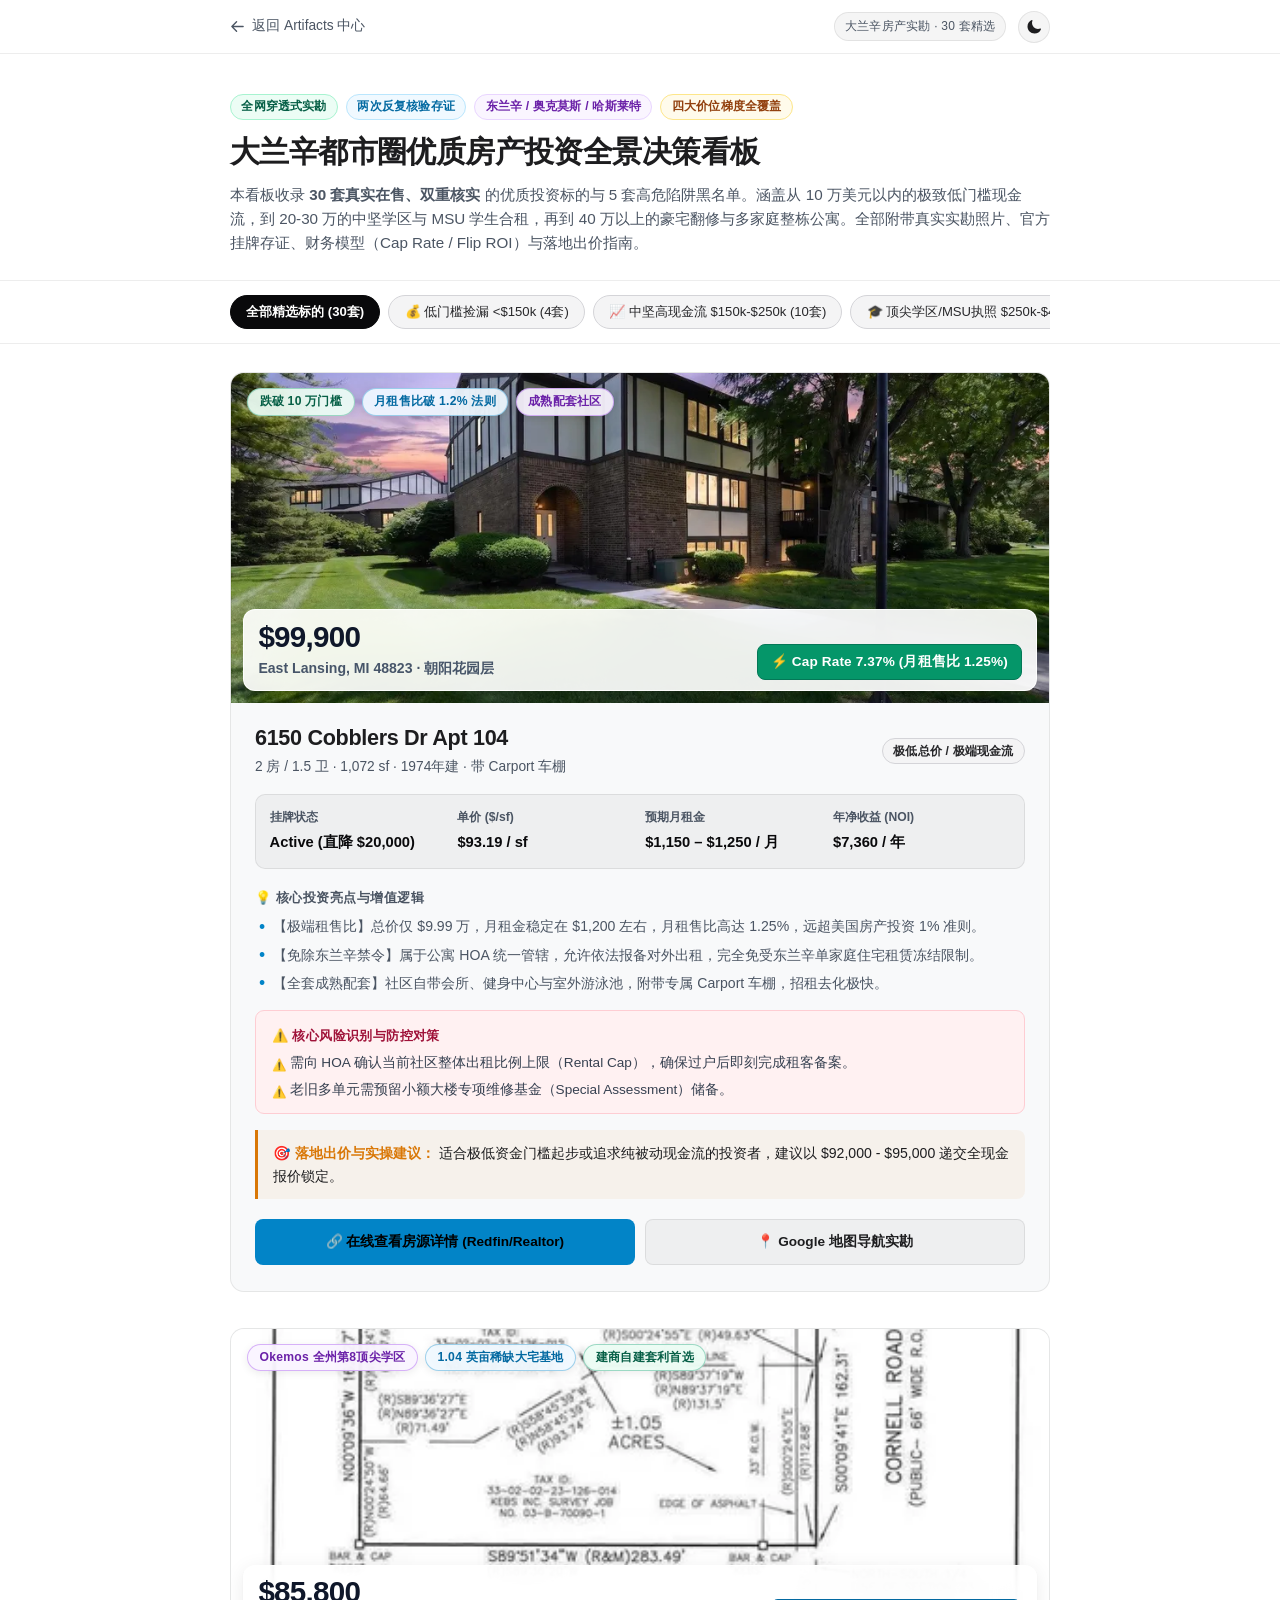
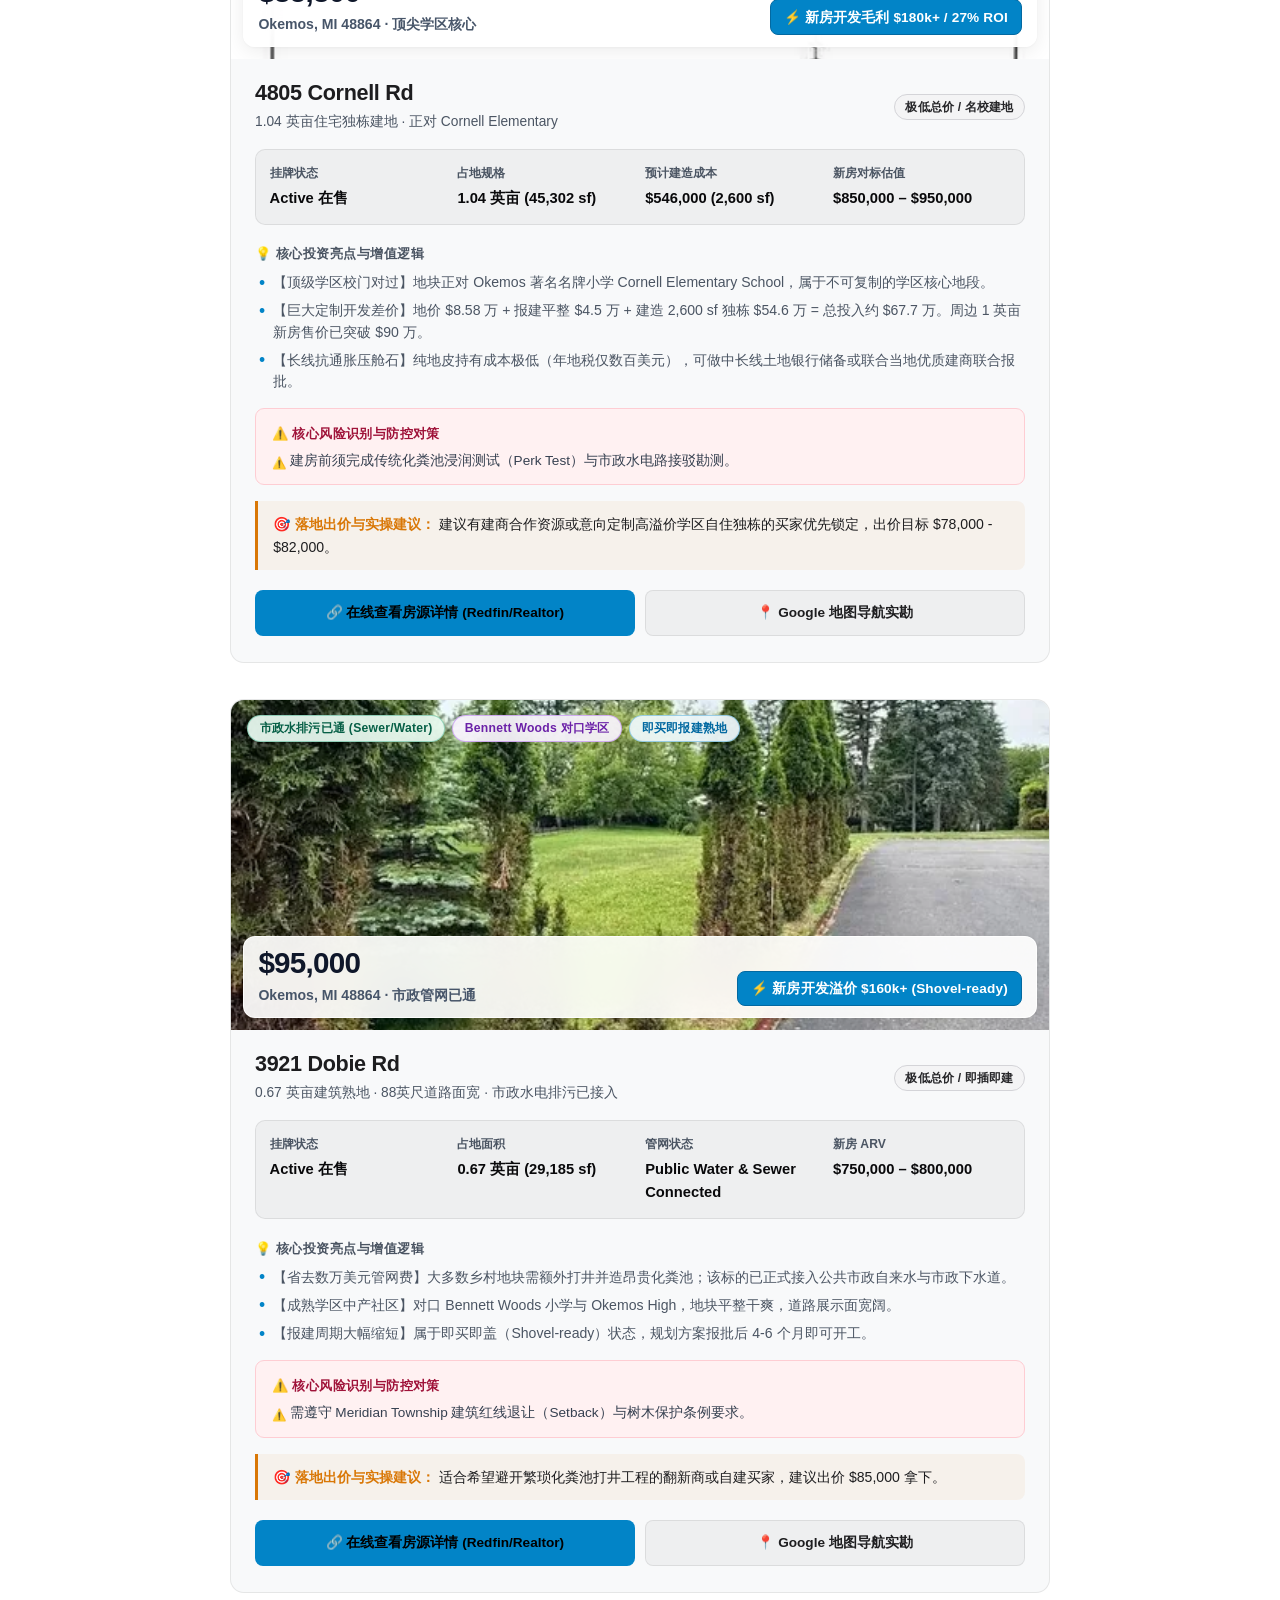
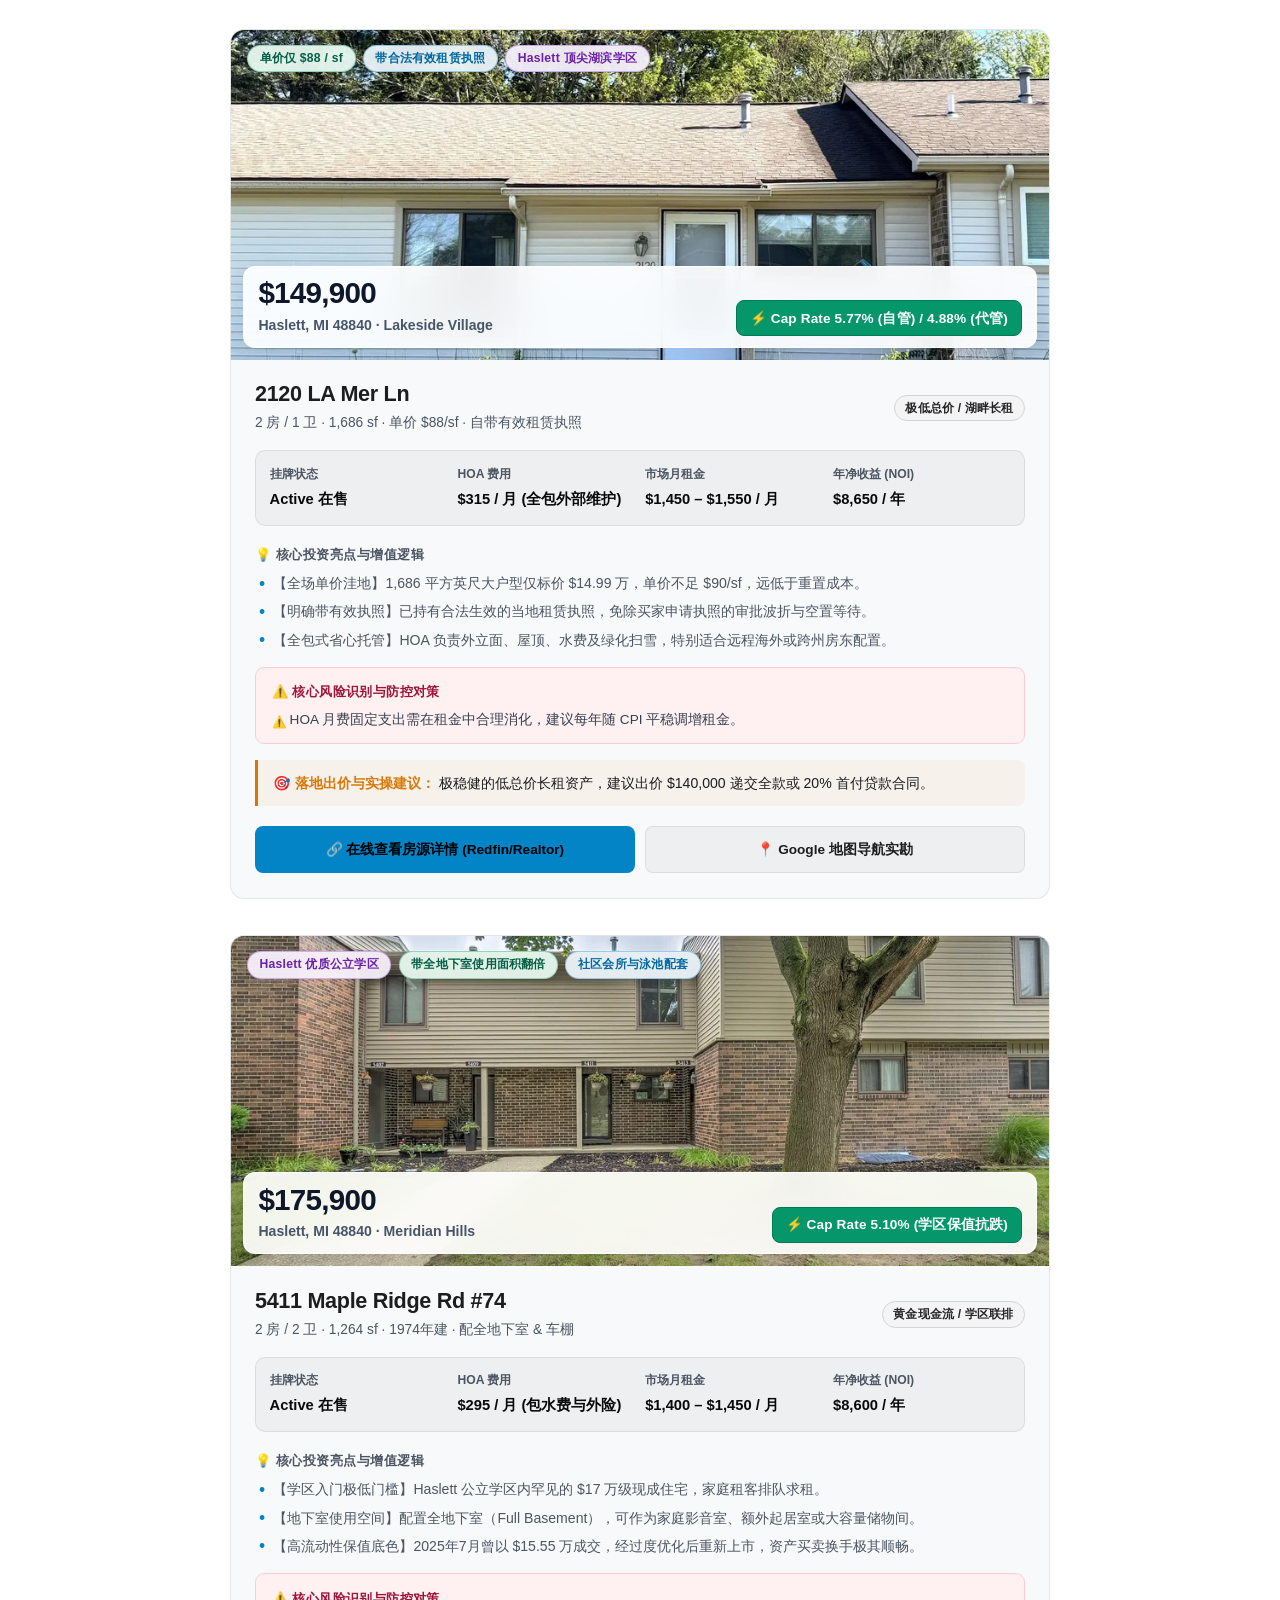
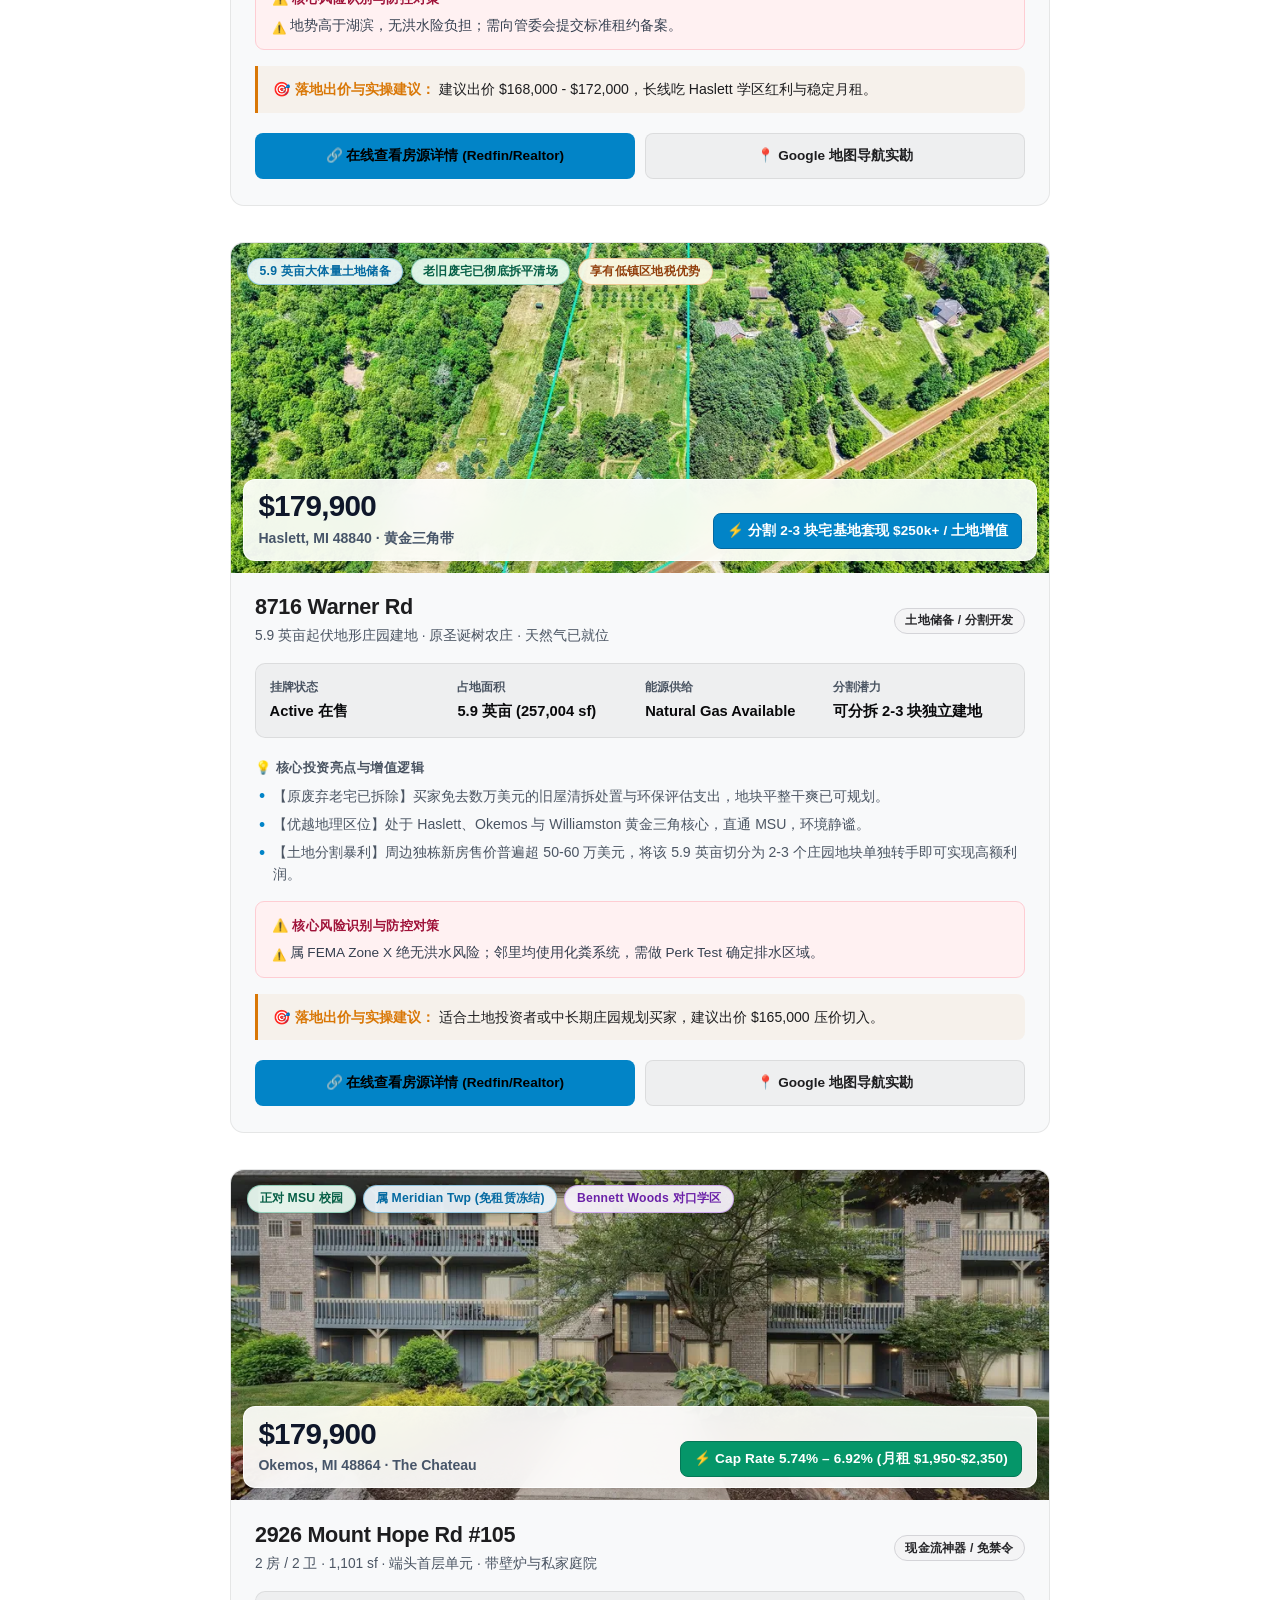
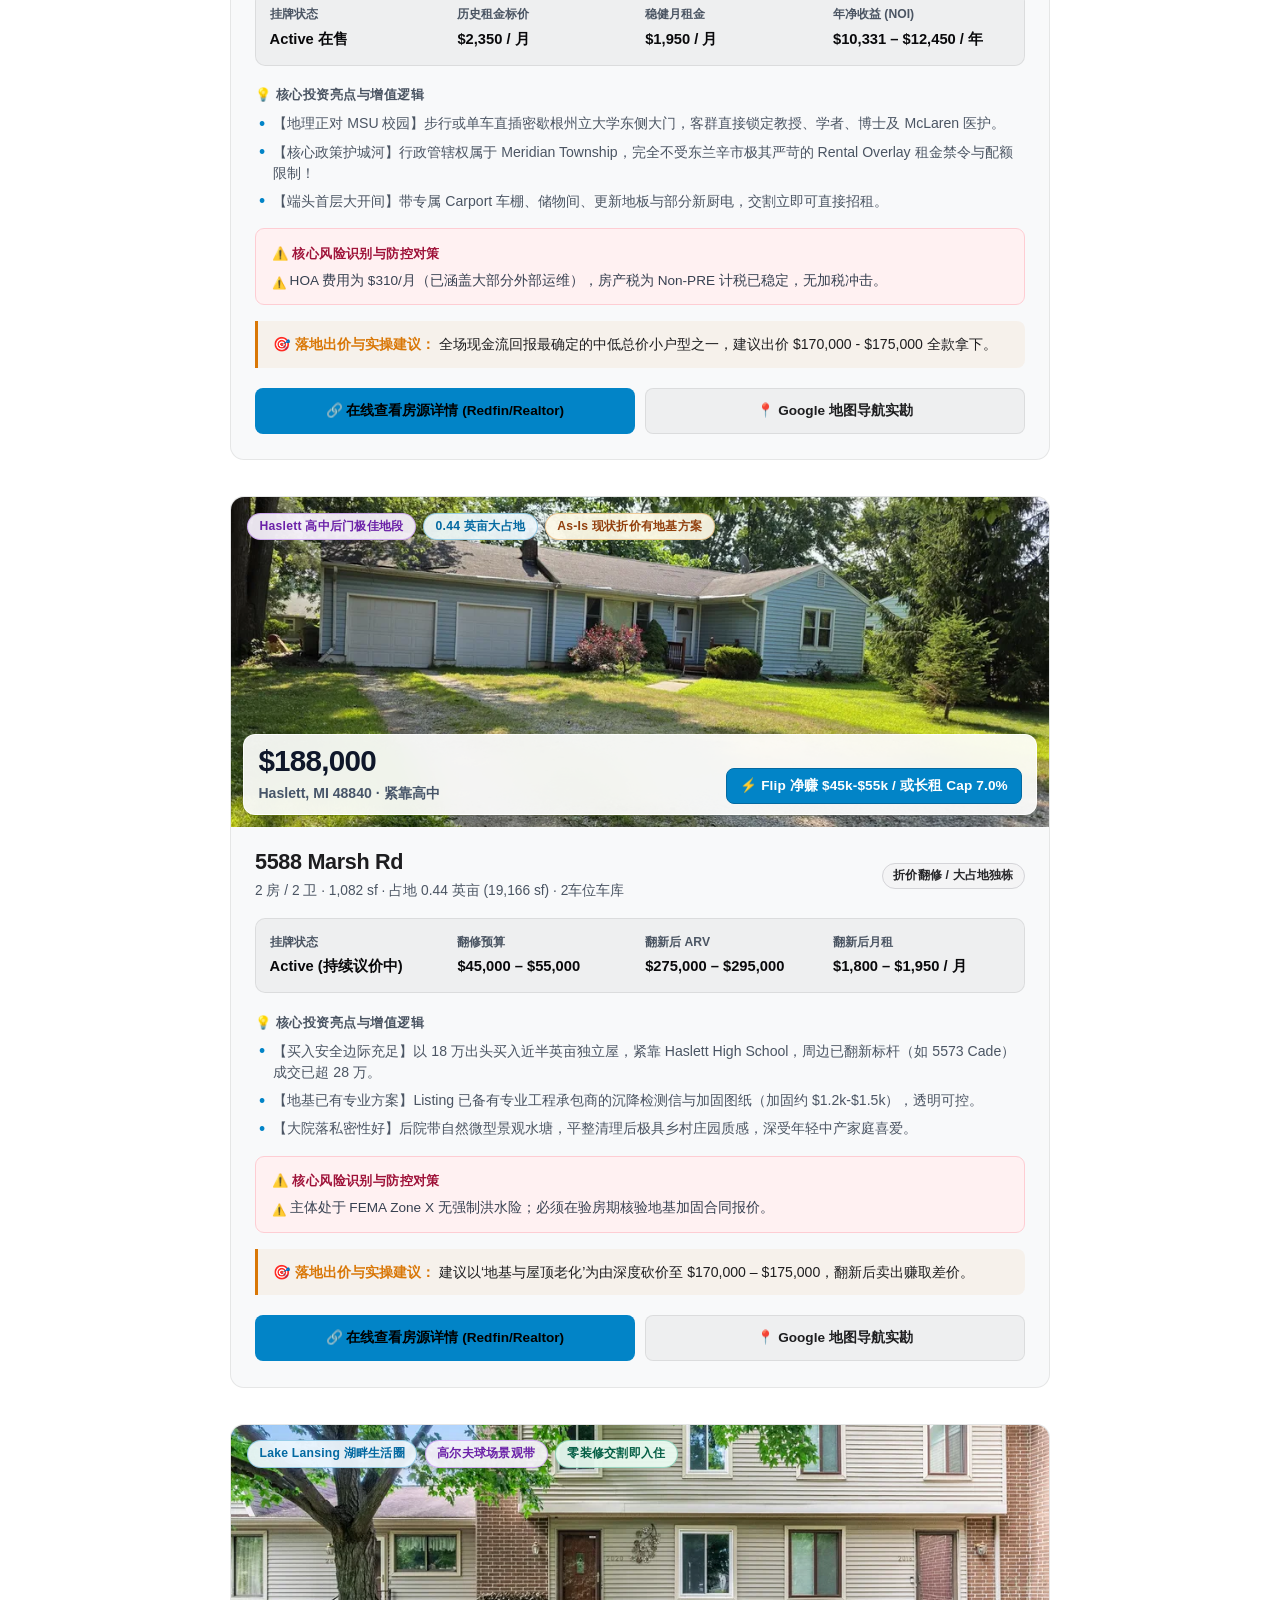
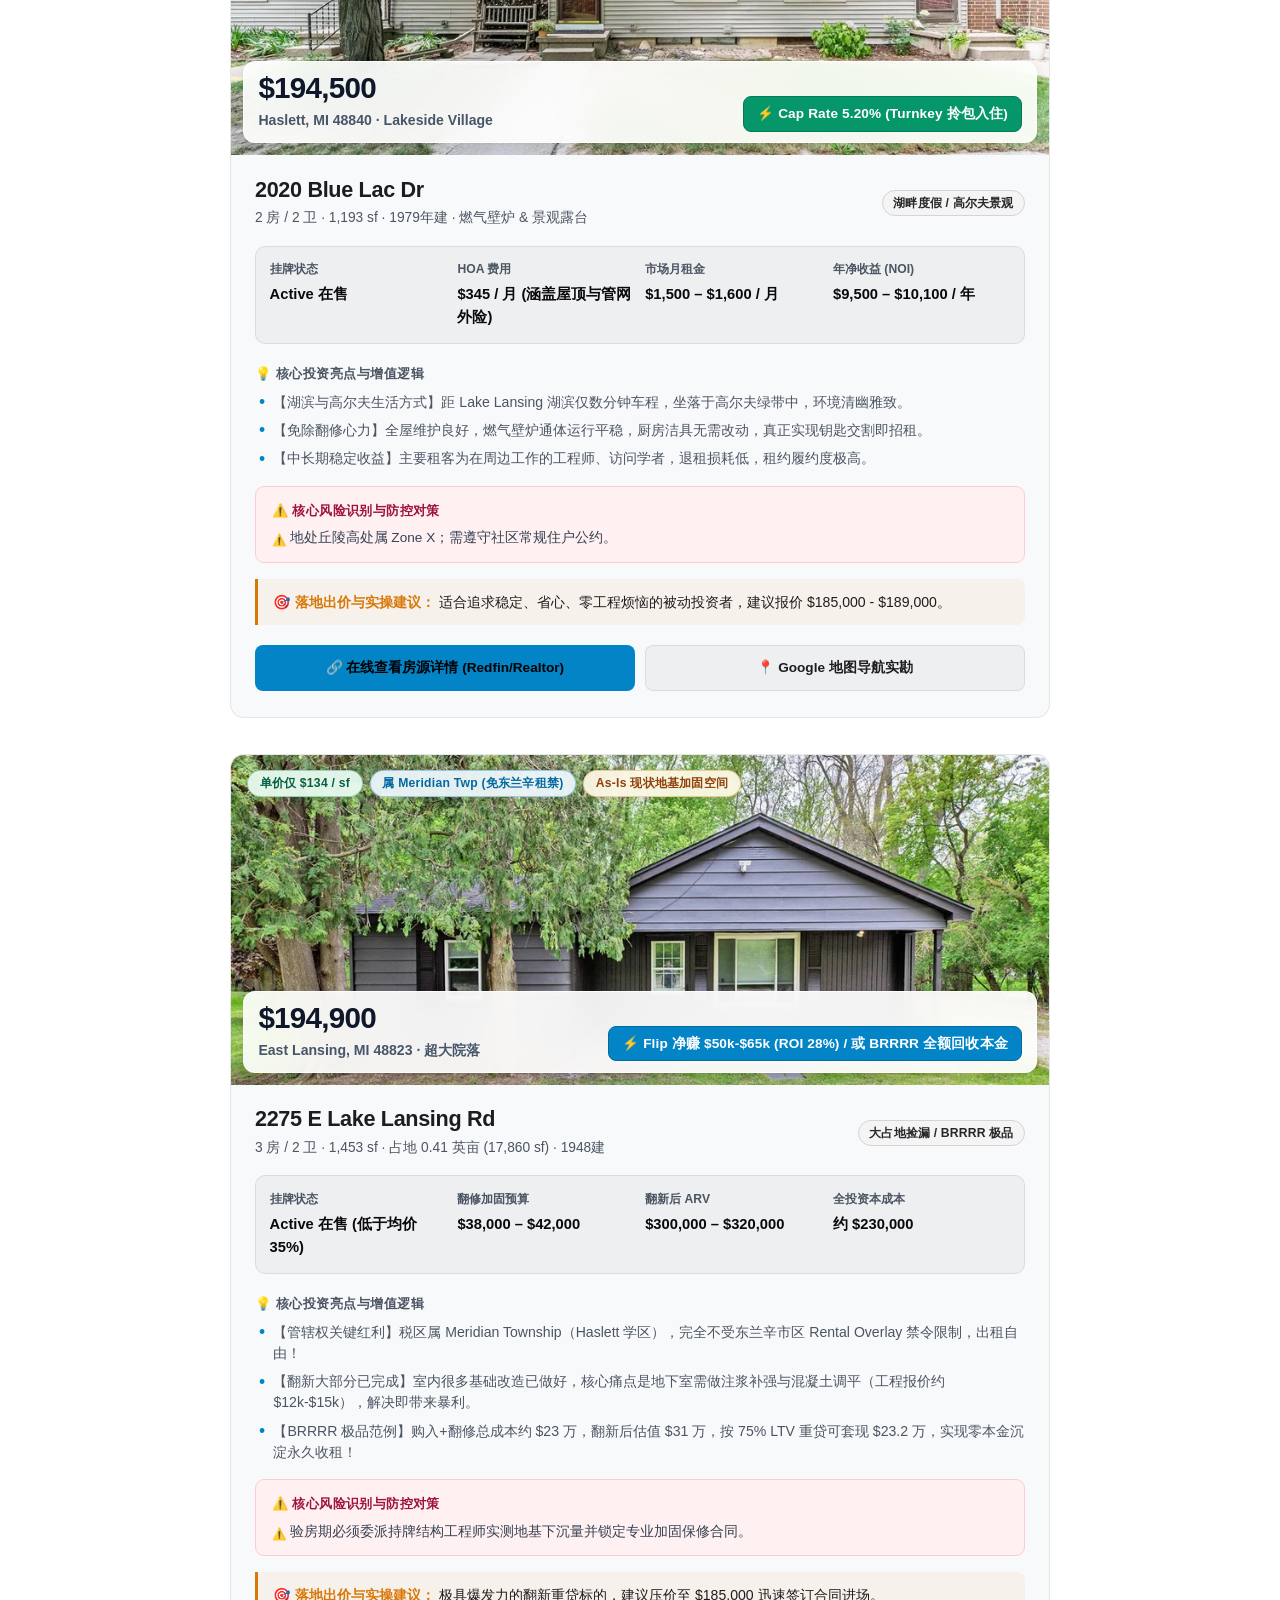
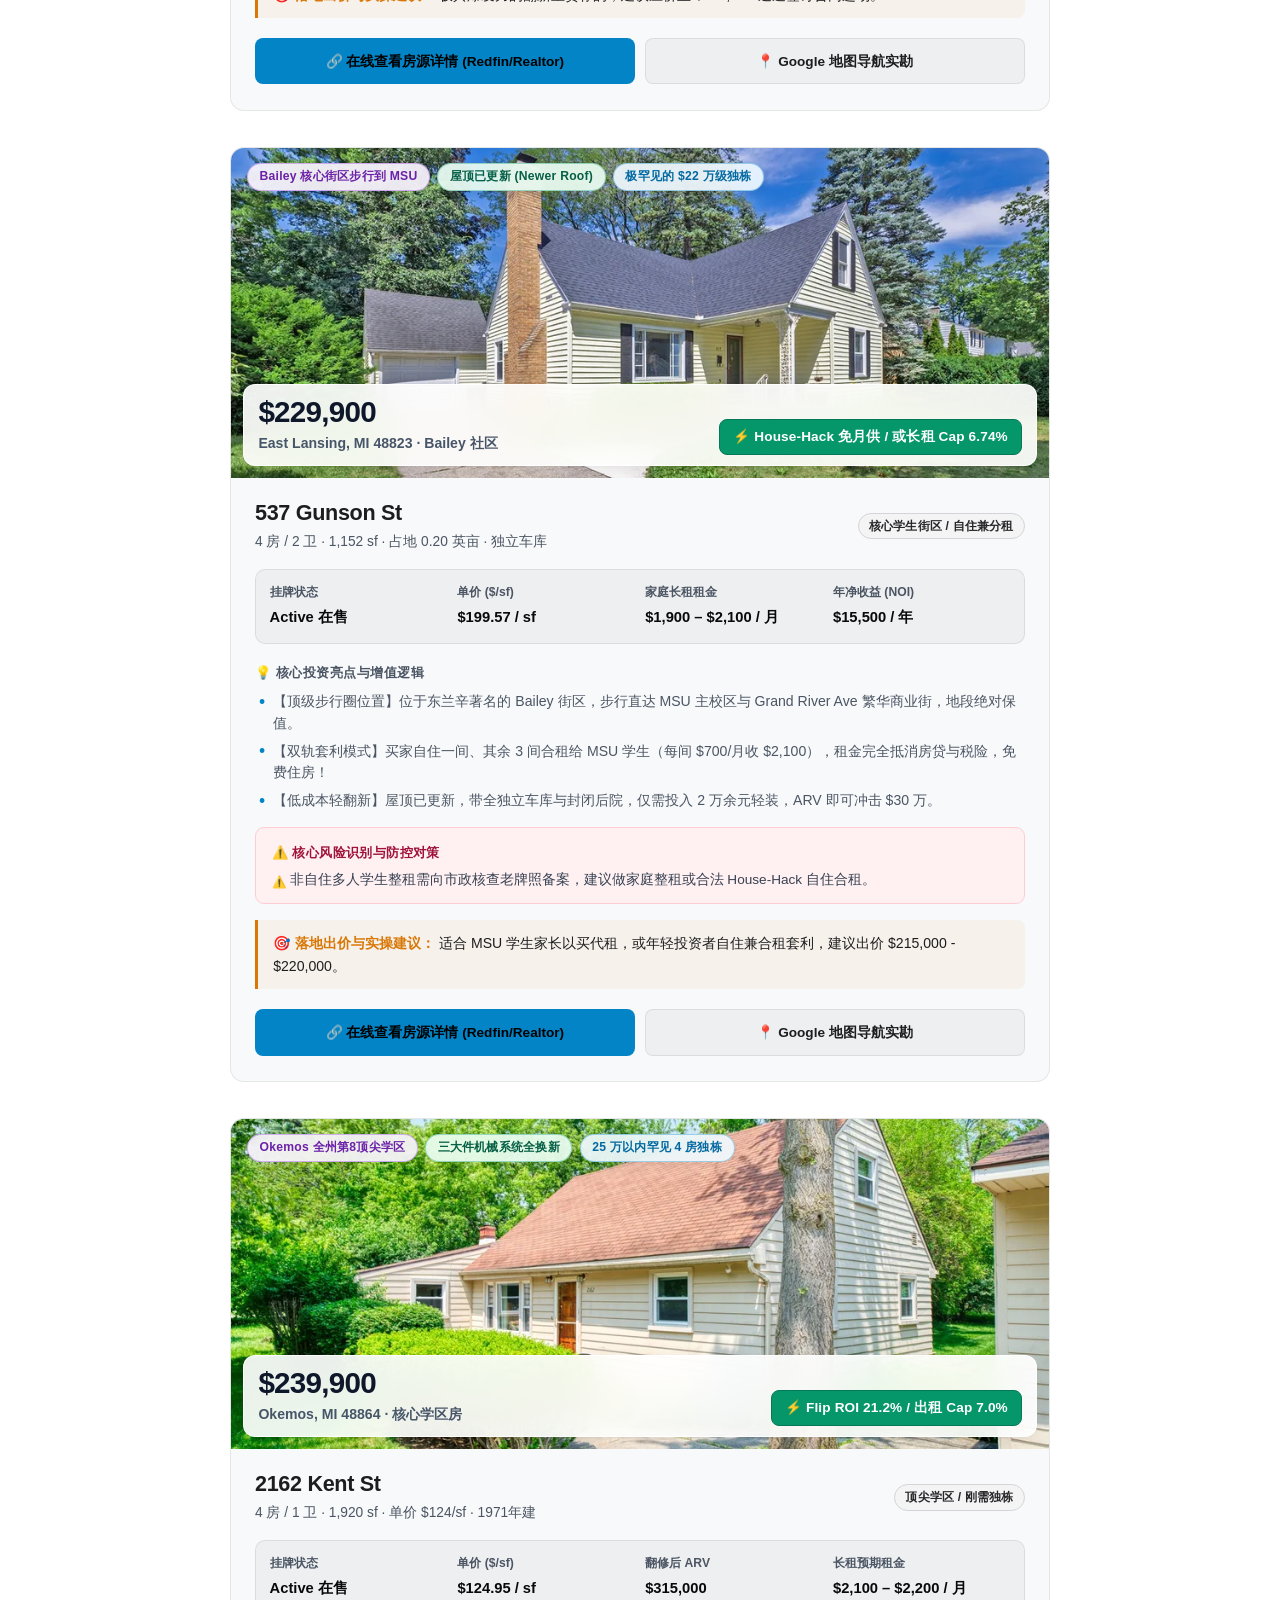
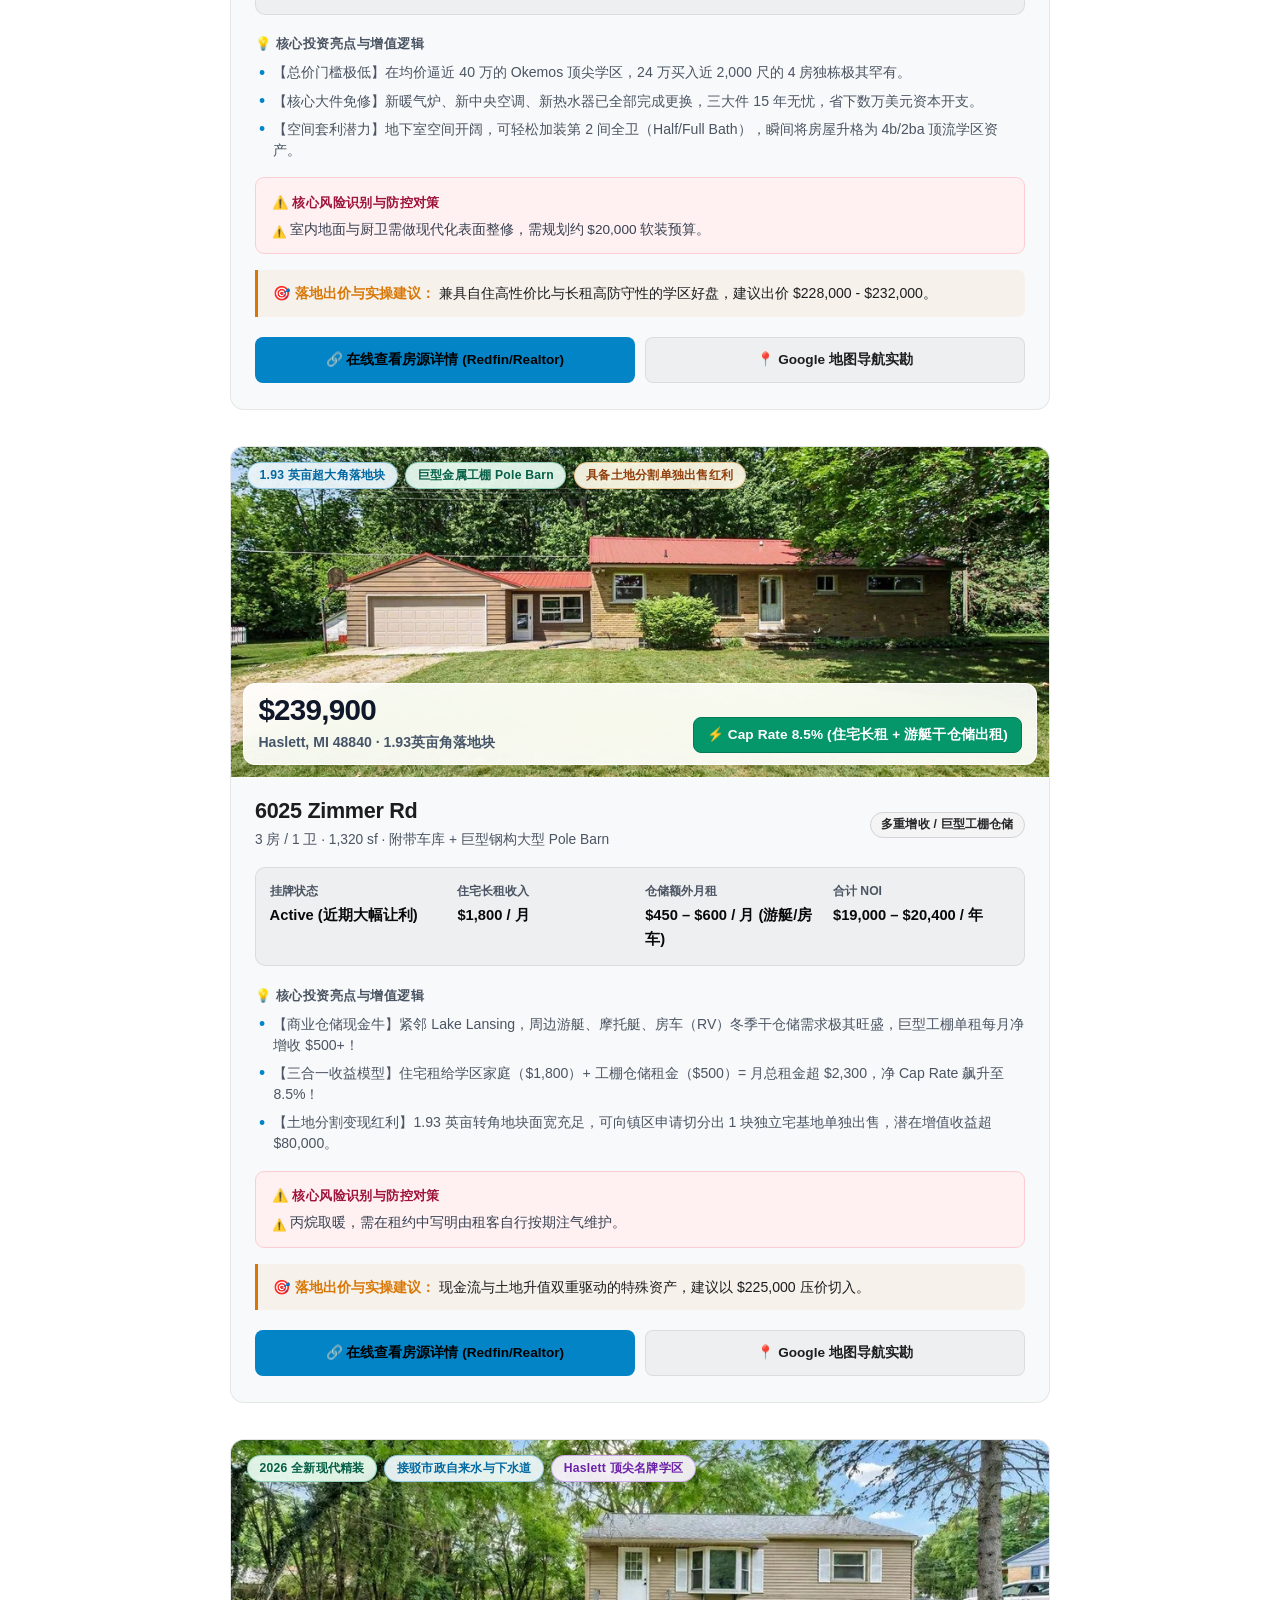
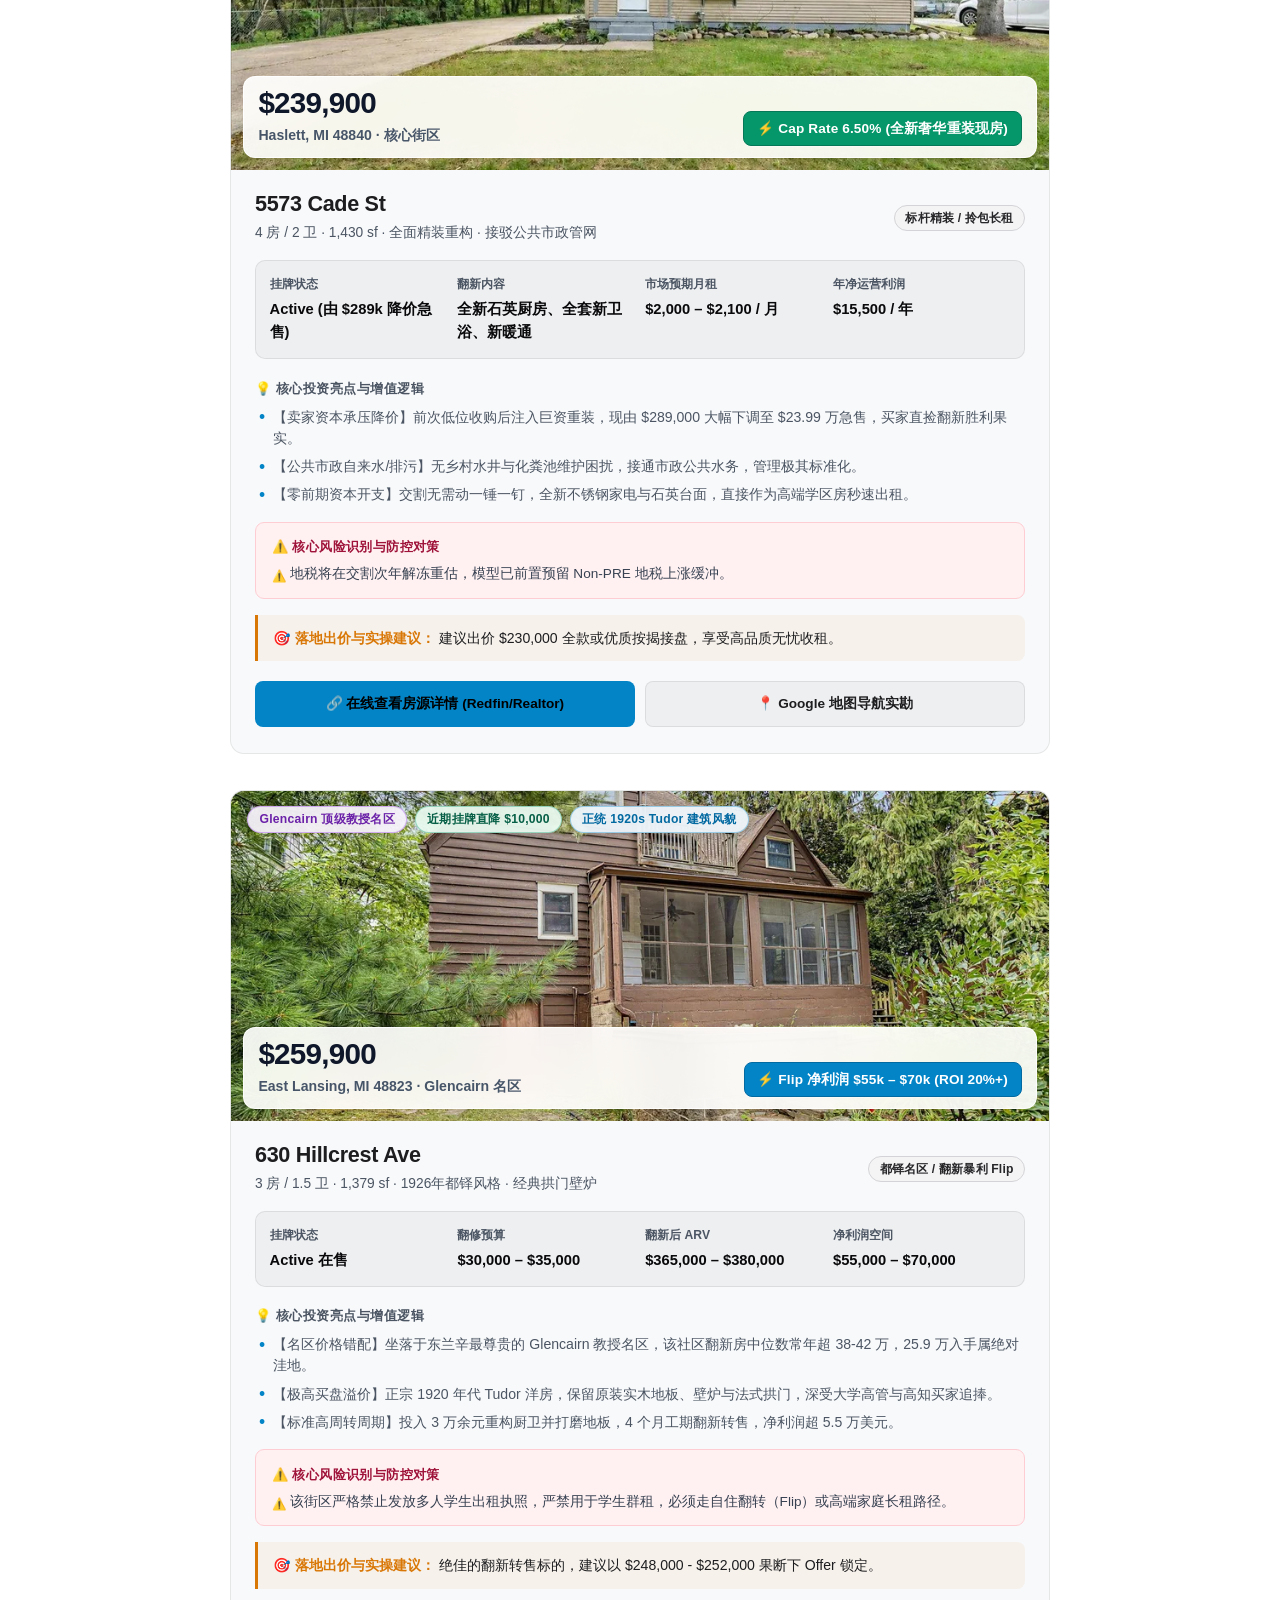
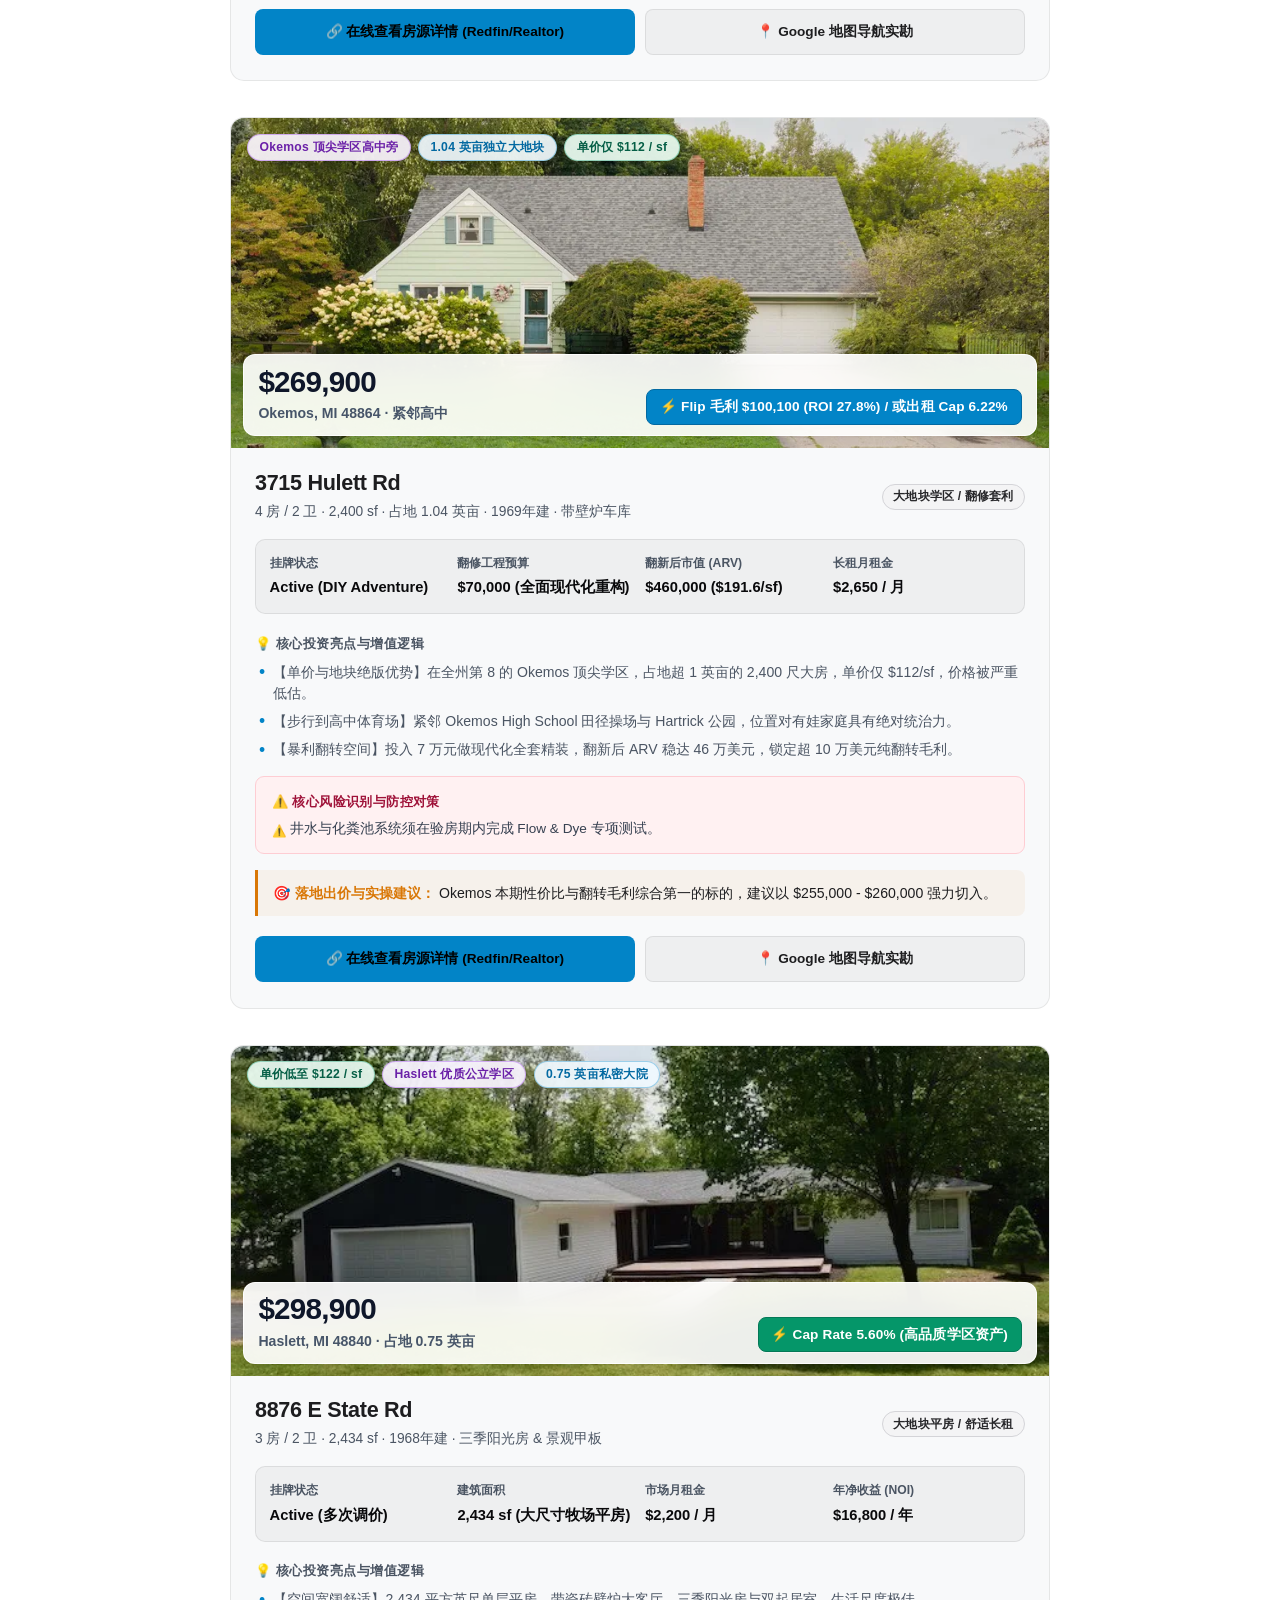
<file: lansing-investment-deals/index.html>
<!DOCTYPE html>
<html lang="zh-CN">
<head>
  <meta charset="UTF-8">
  <meta name="viewport" content="width=device-width, initial-scale=1.0, viewport-fit=cover">
  <title>大兰辛核心都市圈（East Lansing / Okemos / Haslett）房产投资实勘决策指南 · 2026</title>
  <meta name="description" content="覆盖东兰辛 MSU 核心 Class IV 执照学生公寓、Okemos 全美顶尖学区豪宅翻修与空间套利、Haslett 兰辛湖畔带租约公寓及四单元多家庭。四大价位段全景梳理，全真实实勘照片、官网直达外链、工程预算清单与风险穿透。">
  <link rel="stylesheet" href="../shared/theme.css">
  <script src="../shared/theme.js"></script>
  <style>
    * { box-sizing: border-box; margin: 0; padding: 0; }
    html { scroll-behavior: smooth; }

    body {
      background: var(--bg);
      color: var(--text);
      font-family: var(--font);
      font-size: 15px;
      line-height: 1.6;
      -webkit-font-smoothing: antialiased;
      padding-bottom: 5rem;
      transition: background-color 0.25s ease, color 0.25s ease;
    }

    ::selection { background: var(--accent); color: #000; }
    a { color: inherit; text-decoration: none; }

    .shell {
      max-width: 860px;
      margin: 0 auto;
      padding: 0 1.25rem;
    }

    /* Top Bar */

    /* Header */
    header.hero {
      padding: 2.5rem 0 1.5rem;
      border-bottom: 1px solid var(--hairline);
    }

    .badge-bar {
      display: flex;
      gap: 0.5rem;
      flex-wrap: wrap;
      margin-bottom: 0.85rem;
    }

    h1.hero-title {
      font-size: 1.85rem;
      font-weight: 700;
      letter-spacing: -0.02em;
      line-height: 1.25;
      margin-bottom: 0.75rem;
    }

    p.hero-desc {
      font-size: 0.95rem;
      color: var(--text-dim);
      line-height: 1.6;
    }

    /* Filter Bar */
    .filter-bar {
      position: sticky;
      top: 52px;
      z-index: 50;
      background: var(--anchor-bar-bg);
      backdrop-filter: saturate(180%) blur(20px);
      -webkit-backdrop-filter: saturate(180%) blur(20px);
      padding: 0.75rem 0;
      border-bottom: 1px solid var(--hairline);
      margin-bottom: 1.75rem;
    }

    .filter-scroll {
      display: flex;
      gap: 0.5rem;
      overflow-x: auto;
      scrollbar-width: none;
      -webkit-overflow-scrolling: touch;
      padding: 2px 0;
    }
    .filter-scroll::-webkit-scrollbar { display: none; }

    .filter-btn {
      white-space: nowrap;
      padding: 0.45rem 0.95rem;
      font-size: 0.82rem;
      font-weight: 500;
      border-radius: 999px;
      background: var(--filter-btn-bg);
      color: var(--filter-btn-text);
      border: 1px solid var(--filter-btn-border);
      cursor: pointer;
      transition: all 0.15s ease;
    }
    .filter-btn:hover {
      background: var(--filter-btn-hover-bg);
      color: var(--filter-btn-hover-text);
    }
    .filter-btn.active {
      background: var(--filter-btn-active-bg);
      color: var(--filter-btn-active-text);
      border-color: var(--filter-btn-active-bg);
      font-weight: 700;
    }

    /* Deal Cards */
    .deal-card {
      background: var(--card);
      border: 1px solid var(--stroke);
      border-radius: 14px;
      overflow: hidden;
      margin-bottom: 2.25rem;
      transition: border-color 0.2s, box-shadow 0.2s;
    }
    .deal-card:hover {
      border-color: var(--stroke-hover);
      box-shadow: 0 8px 30px rgba(0, 0, 0, 0.14);
    }

    /* Card Media with Rich Contrast Scrim & Frosted Badges */
    .card-media {
      position: relative;
      width: 100%;
      height: 330px;
      background: #0a0a0c;
      overflow: hidden;
    }
    @media (max-width: 600px) {
      .card-media { height: 270px; }
    }

    .card-media img {
      width: 100%;
      height: 100%;
      object-fit: cover;
      display: block;
      transition: transform 0.35s ease;
    }
    .deal-card:hover .card-media img {
      transform: scale(1.02);
    }

    /* Cinematic Double Gradient Scrim Mask (Dark Mode Only) */
    .media-overlay {
      position: absolute;
      inset: 0;
      background: linear-gradient(
        to bottom,
        rgba(0, 0, 0, 0.78) 0%,
        rgba(0, 0, 0, 0.38) 22%,
        rgba(0, 0, 0, 0.10) 48%,
        rgba(0, 0, 0, 0.50) 72%,
        rgba(0, 0, 0, 0.94) 100%
      );
      pointer-events: none;
      z-index: 1;
      transition: opacity 0.25s ease;
    }

    /* Top Floating Badges (Frosted Glass Bubble Style) */
    .media-badges {
      position: absolute;
      top: 0.95rem;
      left: 1rem;
      right: 1rem;
      display: flex;
      gap: 0.45rem;
      flex-wrap: wrap;
      z-index: 2;
    }

    .media-badges .pill {
      backdrop-filter: blur(14px) saturate(180%);
      -webkit-backdrop-filter: blur(14px) saturate(180%);
      font-size: 0.76rem;
      font-weight: 700;
      letter-spacing: 0.02em;
      padding: 0.32rem 0.72rem;
      border-radius: 999px;
      border: 1px solid;
      box-shadow: 0 4px 12px rgba(0, 0, 0, 0.5);
      text-shadow: 0 1px 4px rgba(0, 0, 0, 0.85);
      transition: all 0.2s ease;
    }

    .media-badges .pill-emerald {
      background: rgba(6, 44, 28, 0.85);
      color: #4ade80;
      border-color: rgba(74, 222, 128, 0.55);
    }
    .media-badges .pill-blue {
      background: rgba(12, 38, 70, 0.85);
      color: #60a5fa;
      border-color: rgba(96, 165, 250, 0.55);
    }
    .media-badges .pill-purple {
      background: rgba(46, 16, 72, 0.85);
      color: #c084fc;
      border-color: rgba(192, 132, 252, 0.55);
    }
    .media-badges .pill-amber {
      background: rgba(48, 30, 8, 0.85);
      color: #fbbf24;
      border-color: rgba(251, 191, 36, 0.55);
    }
    .media-badges .pill-red {
      background: rgba(52, 12, 20, 0.85);
      color: #f87171;
      border-color: rgba(248, 113, 113, 0.55);
    }
    .media-badges .pill-neutral {
      background: rgba(24, 24, 27, 0.85);
      color: #f4f4f5;
      border-color: rgba(255, 255, 255, 0.25);
    }

    /* Bottom Price & ROI Anchors on Photo */
    .media-price {
      position: absolute;
      bottom: 0.95rem;
      left: 1rem;
      right: 1rem;
      display: flex;
      justify-content: space-between;
      align-items: flex-end;
      z-index: 2;
      gap: 0.85rem;
      transition: all 0.2s ease;
    }
    @media (max-width: 600px) {
      .media-price {
        flex-direction: column;
        align-items: flex-start;
        gap: 0.45rem;
      }
    }

    .price-col-left {
      flex: 1;
    }

    .price-num {
      font-size: 1.85rem;
      font-weight: 800;
      letter-spacing: -0.025em;
      line-height: 1.1;
      color: #ffffff;
      text-shadow: 0 2px 10px rgba(0, 0, 0, 0.95), 0 1px 3px rgba(0, 0, 0, 0.9);
    }
    @media (max-width: 600px) {
      .price-num { font-size: 1.6rem; }
    }

    .price-sub {
      font-size: 0.88rem;
      font-weight: 600;
      color: rgba(255, 255, 255, 0.95);
      margin-top: 0.25rem;
      text-shadow: 0 2px 6px rgba(0, 0, 0, 0.95), 0 1px 2px rgba(0, 0, 0, 0.9);
    }

    .price-col-right {
      text-align: right;
    }
    @media (max-width: 600px) {
      .price-col-right { text-align: left; }
    }

    .media-roi-badge {
      display: inline-flex;
      align-items: center;
      gap: 0.35rem;
      backdrop-filter: blur(14px) saturate(180%);
      -webkit-backdrop-filter: blur(14px) saturate(180%);
      padding: 0.38rem 0.8rem;
      border-radius: 8px;
      font-size: 0.85rem;
      font-weight: 700;
      letter-spacing: 0.01em;
      white-space: nowrap;
      box-shadow: 0 4px 14px rgba(0, 0, 0, 0.55);
      text-shadow: 0 1px 3px rgba(0, 0, 0, 0.9);
      transition: all 0.2s ease;
    }
    @media (max-width: 600px) {
      .media-roi-badge { font-size: 0.78rem; padding: 0.3rem 0.65rem; }
    }

    .media-roi-emerald {
      background: rgba(5, 150, 105, 0.88);
      color: #ffffff;
      border: 1px solid rgba(110, 231, 183, 0.6);
    }
    .media-roi-blue {
      background: rgba(2, 132, 199, 0.88);
      color: #ffffff;
      border: 1px solid rgba(125, 211, 252, 0.6);
    }
    .media-roi-purple {
      background: rgba(126, 34, 206, 0.88);
      color: #ffffff;
      border: 1px solid rgba(216, 180, 254, 0.6);
    }
    .media-roi-amber {
      background: rgba(180, 83, 9, 0.88);
      color: #ffffff;
      border: 1px solid rgba(253, 224, 71, 0.6);
    }

    /* ----------------------------------------------------
       Light Mode Overrides: Zero Black Mask + Apple Frosted Dock
       ---------------------------------------------------- */
    @media (prefers-color-scheme: light) {
      :root:not([data-theme="dark"]) .card-media { background: #f1f3f5; }
      :root:not([data-theme="dark"]) .media-overlay {
        opacity: 0 !important;
        display: none !important;
      }
      :root:not([data-theme="dark"]) .media-badges .pill {
        backdrop-filter: blur(16px) saturate(180%);
        -webkit-backdrop-filter: blur(16px) saturate(180%);
        box-shadow: 0 2px 8px rgba(0, 0, 0, 0.08) !important;
        text-shadow: none !important;
      }
      :root:not([data-theme="dark"]) .media-badges .pill-emerald {
        background: rgba(236, 253, 245, 0.92) !important;
        color: #065f46 !important;
        border-color: rgba(5, 150, 105, 0.35) !important;
      }
      :root:not([data-theme="dark"]) .media-badges .pill-blue {
        background: rgba(240, 249, 255, 0.92) !important;
        color: #0369a1 !important;
        border-color: rgba(2, 132, 199, 0.35) !important;
      }
      :root:not([data-theme="dark"]) .media-badges .pill-purple {
        background: rgba(250, 245, 255, 0.92) !important;
        color: #6b21a8 !important;
        border-color: rgba(147, 51, 234, 0.35) !important;
      }
      :root:not([data-theme="dark"]) .media-badges .pill-amber {
        background: rgba(255, 251, 235, 0.92) !important;
        color: #92400e !important;
        border-color: rgba(217, 119, 6, 0.35) !important;
      }
      :root:not([data-theme="dark"]) .media-badges .pill-red {
        background: rgba(255, 241, 242, 0.92) !important;
        color: #9f1239 !important;
        border-color: rgba(225, 29, 72, 0.35) !important;
      }
      :root:not([data-theme="dark"]) .media-badges .pill-neutral {
        background: rgba(255, 255, 255, 0.92) !important;
        color: #27272a !important;
        border-color: rgba(0, 0, 0, 0.15) !important;
      }

      :root:not([data-theme="dark"]) .media-price {
        bottom: 0.75rem;
        left: 0.75rem;
        right: 0.75rem;
        background: rgba(255, 255, 255, 0.92);
        backdrop-filter: blur(20px) saturate(190%);
        -webkit-backdrop-filter: blur(20px) saturate(190%);
        border: 1px solid rgba(255, 255, 255, 0.85);
        border-radius: 12px;
        padding: 0.65rem 0.9rem;
        box-shadow: 0 4px 20px rgba(0, 0, 0, 0.08), 0 1px 3px rgba(0, 0, 0, 0.04);
      }
      :root:not([data-theme="dark"]) .price-num {
        color: #0f172a !important;
        text-shadow: none !important;
      }
      :root:not([data-theme="dark"]) .price-sub {
        color: #475569 !important;
        text-shadow: none !important;
      }
      :root:not([data-theme="dark"]) .media-roi-badge {
        box-shadow: none !important;
        text-shadow: none !important;
      }
      :root:not([data-theme="dark"]) .media-roi-emerald {
        background: #059669 !important;
        color: #ffffff !important;
        border-color: #047857 !important;
      }
      :root:not([data-theme="dark"]) .media-roi-blue {
        background: #0284c7 !important;
        color: #ffffff !important;
        border-color: #0369a1 !important;
      }
      :root:not([data-theme="dark"]) .media-roi-purple {
        background: #7e22ce !important;
        color: #ffffff !important;
        border-color: #6b21a8 !important;
      }
      :root:not([data-theme="dark"]) .media-roi-amber {
        background: #d97706 !important;
        color: #ffffff !important;
        border-color: #b45309 !important;
      }
    }

    /* Explicit forced data-theme="light" */
    html[data-theme="light"] .card-media { background: #f1f3f5; }
    html[data-theme="light"] .media-overlay {
      opacity: 0 !important;
      display: none !important;
    }
    html[data-theme="light"] .media-badges .pill {
      backdrop-filter: blur(16px) saturate(180%);
      -webkit-backdrop-filter: blur(16px) saturate(180%);
      box-shadow: 0 2px 8px rgba(0, 0, 0, 0.08) !important;
      text-shadow: none !important;
    }
    html[data-theme="light"] .media-badges .pill-emerald {
      background: rgba(236, 253, 245, 0.92) !important;
      color: #065f46 !important;
      border-color: rgba(5, 150, 105, 0.35) !important;
    }
    html[data-theme="light"] .media-badges .pill-blue {
      background: rgba(240, 249, 255, 0.92) !important;
      color: #0369a1 !important;
      border-color: rgba(2, 132, 199, 0.35) !important;
    }
    html[data-theme="light"] .media-badges .pill-purple {
      background: rgba(250, 245, 255, 0.92) !important;
      color: #6b21a8 !important;
      border-color: rgba(147, 51, 234, 0.35) !important;
    }
    html[data-theme="light"] .media-badges .pill-amber {
      background: rgba(255, 251, 235, 0.92) !important;
      color: #92400e !important;
      border-color: rgba(217, 119, 6, 0.35) !important;
    }
    html[data-theme="light"] .media-badges .pill-red {
      background: rgba(255, 241, 242, 0.92) !important;
      color: #9f1239 !important;
      border-color: rgba(225, 29, 72, 0.35) !important;
    }
    html[data-theme="light"] .media-badges .pill-neutral {
      background: rgba(255, 255, 255, 0.92) !important;
      color: #27272a !important;
      border-color: rgba(0, 0, 0, 0.15) !important;
    }

    html[data-theme="light"] .media-price {
      bottom: 0.75rem;
      left: 0.75rem;
      right: 0.75rem;
      background: rgba(255, 255, 255, 0.92);
      backdrop-filter: blur(20px) saturate(190%);
      -webkit-backdrop-filter: blur(20px) saturate(190%);
      border: 1px solid rgba(255, 255, 255, 0.85);
      border-radius: 12px;
      padding: 0.65rem 0.9rem;
      box-shadow: 0 4px 20px rgba(0, 0, 0, 0.08), 0 1px 3px rgba(0, 0, 0, 0.04);
    }
    html[data-theme="light"] .price-num {
      color: #0f172a !important;
      text-shadow: none !important;
    }
    html[data-theme="light"] .price-sub {
      color: #475569 !important;
      text-shadow: none !important;
    }
    html[data-theme="light"] .media-roi-badge {
      box-shadow: none !important;
      text-shadow: none !important;
    }
    html[data-theme="light"] .media-roi-emerald {
      background: #059669 !important;
      color: #ffffff !important;
      border-color: #047857 !important;
    }
    html[data-theme="light"] .media-roi-blue {
      background: #0284c7 !important;
      color: #ffffff !important;
      border-color: #0369a1 !important;
    }
    html[data-theme="light"] .media-roi-purple {
      background: #7e22ce !important;
      color: #ffffff !important;
      border-color: #6b21a8 !important;
    }
    html[data-theme="light"] .media-roi-amber {
      background: #d97706 !important;
      color: #ffffff !important;
      border-color: #b45309 !important;
    }

    /* Card Content Area */
    .card-content {
      padding: 1.35rem 1.5rem 1.6rem;
    }

    .card-header-row {
      display: flex;
      justify-content: space-between;
      align-items: center;
      margin-bottom: 0.85rem;
      gap: 1.25rem;
    }

    .header-left {
      flex: 1;
    }

    .card-addr {
      font-size: 1.35rem;
      font-weight: 700;
      letter-spacing: -0.015em;
      line-height: 1.25;
      color: var(--text);
    }

    .card-specs {
      font-size: 0.86rem;
      color: var(--text-dim);
      font-weight: 500;
      margin-top: 0.25rem;
    }

    /* Metrics Table Grid */
    .metrics-grid {
      display: grid;
      grid-template-columns: repeat(4, 1fr);
      gap: 0.65rem;
      background: var(--surface);
      border: 1px solid var(--stroke);
      border-radius: 10px;
      padding: 0.85rem;
      margin: 1rem 0;
    }
    @media (max-width: 600px) {
      .metrics-grid { grid-template-columns: repeat(2, 1fr); gap: 0.75rem; }
    }

    .metric-item {
      display: flex;
      flex-direction: column;
    }
    .metric-label {
      font-size: 0.76rem;
      font-weight: 600;
      color: var(--metric-label);
      margin-bottom: 0.2rem;
    }
    .metric-val {
      font-size: 0.92rem;
      font-weight: 700;
      color: var(--metric-val);
    }

    /* Highlights Section */
    .section-block {
      margin-top: 1.15rem;
    }
    .section-title {
      font-size: 0.82rem;
      font-weight: 700;
      text-transform: uppercase;
      letter-spacing: 0.04em;
      color: var(--text-dim);
      margin-bottom: 0.5rem;
      display: flex;
      align-items: center;
      gap: 0.35rem;
    }

    .bullet-list {
      list-style: none;
      display: flex;
      flex-direction: column;
      gap: 0.45rem;
    }
    .bullet-list li {
      position: relative;
      padding-left: 1.15rem;
      font-size: 0.88rem;
      color: var(--text-dim);
      line-height: 1.5;
    }
    .bullet-list li::before {
      content: "•";
      position: absolute;
      left: 0.25rem;
      color: var(--accent);
      font-size: 1.1rem;
      line-height: 1;
      top: 0.15rem;
    }

    /* Risk Box */
    .risk-box {
      background: var(--risk-bg);
      border: 1px solid var(--risk-border);
      border-radius: 9px;
      padding: 0.85rem 1rem;
      margin-top: 1rem;
    }
    .risk-header {
      display: flex;
      align-items: center;
      gap: 0.4rem;
      color: var(--risk-title);
      font-size: 0.82rem;
      font-weight: 700;
      text-transform: uppercase;
      letter-spacing: 0.03em;
      margin-bottom: 0.45rem;
    }
    .risk-list {
      list-style: none;
      display: flex;
      flex-direction: column;
      gap: 0.45rem;
    }
    .risk-list li {
      position: relative;
      padding-left: 1.1rem;
      font-size: 0.85rem;
      color: var(--risk-text);
      line-height: 1.45;
    }
    .risk-list li::before {
      content: "⚠️";
      position: absolute;
      left: 0;
      font-size: 0.72rem;
      top: 0.25rem;
    }

    /* Action Callout */
    .action-callout {
      background: var(--tip-bg);
      border-left: 3px solid var(--tip-border);
      border-radius: 0 8px 8px 0;
      padding: 0.75rem 0.95rem;
      margin-top: 1rem;
      font-size: 0.88rem;
      color: var(--text);
    }
    .action-callout strong {
      color: var(--amber);
      font-weight: 600;
    }

    /* CTAs Row */
    .btn-row {
      display: grid;
      grid-template-columns: 1fr 1fr;
      gap: 0.65rem;
      margin-top: 1.25rem;
    }
    @media (max-width: 500px) {
      .btn-row { grid-template-columns: 1fr; }
    }

    .primary-btn {
      display: inline-flex;
      align-items: center;
      justify-content: center;
      gap: 0.4rem;
      padding: 0.7rem 1rem;
      border-radius: 8px;
      font-size: 0.85rem;
      font-weight: 600;
      background: var(--accent);
      color: #000;
      transition: opacity 0.15s;
    }
    .primary-btn:hover { opacity: 0.9; }

    .secondary-btn {
      display: inline-flex;
      align-items: center;
      justify-content: center;
      gap: 0.4rem;
      padding: 0.7rem 1rem;
      border-radius: 8px;
      font-size: 0.85rem;
      font-weight: 600;
      background: var(--surface);
      color: var(--text);
      border: 1px solid var(--stroke);
      transition: background 0.15s, border-color 0.15s;
    }
    .secondary-btn:hover {
      background: var(--hairline);
      border-color: var(--stroke-hover);
    }

    /* Blacklist Card */
    .blacklist-card {
      display: flex;
      gap: 1.25rem;
      background: var(--card);
      border: 1px solid rgba(255, 99, 132, 0.35);
      border-radius: 12px;
      padding: 1.15rem;
      margin-bottom: 1.15rem;
    }
    @media (max-width: 600px) {
      .blacklist-card { flex-direction: column; gap: 0.85rem; }
    }
    .bl-photo {
      width: 170px;
      height: 120px;
      border-radius: 8px;
      overflow: hidden;
      flex-shrink: 0;
      background: var(--surface);
    }
    @media (max-width: 600px) {
      .bl-photo { width: 100%; height: 180px; }
    }
    .bl-photo img {
      width: 100%;
      height: 100%;
      object-fit: cover;
    }
    .bl-body { flex: 1; }
    .bl-title {
      font-size: 1.05rem;
      font-weight: 700;
      color: #ff6384;
      margin-bottom: 0.4rem;
    }
    .bl-flaw {
      font-size: 0.86rem;
      color: var(--text-dim);
      line-height: 1.5;
    }
  </style>
</head>
<body>

  <!-- Top Nav (Unified TokNotch Standard) -->
  <nav class="top-nav">
    <div class="shell nav-inner">
      <a href="../index.html" class="back-link">
        <svg viewBox="0 0 24 24" fill="none" stroke="currentColor">
          <path stroke-linecap="round" stroke-linejoin="round" d="M10.5 19.5L3 12m0 0l7.5-7.5M3 12h18"/>
        </svg>
        <span>返回 Artifacts 中心</span>
      </a>
      <div class="nav-right">
        <span class="nav-tag">大兰辛房产实勘 · 30 套精选</span>
        <button class="theme-toggle" aria-label="切换深浅主题"></button>
      </div>
    </div>
  </nav>

  <!-- Hero Header -->
  <header class="hero">
    <div class="shell">
      <div class="badge-bar">
        <span class="pill pill-emerald">全网穿透式实勘</span>
        <span class="pill pill-blue">两次反复核验存证</span>
        <span class="pill pill-purple">东兰辛 / 奥克莫斯 / 哈斯莱特</span>
        <span class="pill pill-amber">四大价位梯度全覆盖</span>
      </div>
      <h1 class="hero-title">大兰辛都市圈优质房产投资全景决策看板</h1>
      <p class="hero-desc">
        本看板收录 <strong>30 套真实在售、双重核实</strong> 的优质投资标的与 5 套高危陷阱黑名单。涵盖从 10 万美元以内的极致低门槛现金流，到 20-30 万的中坚学区与 MSU 学生合租，再到 40 万以上的豪宅翻修与多家庭整栋公寓。全部附带真实实勘照片、官方挂牌存证、财务模型（Cap Rate / Flip ROI）与落地出价指南。
      </p>
    </div>
  </header>

  <!-- Filter Bar -->
  <div class="filter-bar">
    <div class="shell">
      <div class="filter-scroll">
        <button class="filter-btn active" onclick="filterDeals('all', this)">全部精选标的 (30套)</button>
        <button class="filter-btn" onclick="filterDeals('tier-under-150', this)">💰 低门槛捡漏 &lt;$150k (4套)</button>
        <button class="filter-btn" onclick="filterDeals('tier-150-250', this)">📈 中坚高现金流 $150k-$250k (10套)</button>
        <button class="filter-btn" onclick="filterDeals('tier-250-400', this)">🎓 顶尖学区/MSU执照 $250k-$400k (10套)</button>
        <button class="filter-btn" onclick="filterDeals('tier-400-plus', this)">🏰 豪宅翻修/多家庭 $400k+ (6套)</button>
        <button class="filter-btn" onclick="filterDeals('blacklist', this)" style="border-color: rgba(255, 99, 132, 0.4); color: #ff6384;">⚠️ 避坑黑名单 (5套)</button>
      </div>
    </div>
  </div>

  <!-- Main Content -->
  <main class="main-content">
    <div class="shell">

      <!-- 6150 Cobblers Dr Apt 104 -->
      <article class="deal-card" data-category="tier-under-150">
        <div class="card-media">
          <img src="photos/6150_cobblers.jpg" alt="6150 Cobblers Dr Apt 104" loading="lazy">
          <div class="media-overlay"></div>
          <div class="media-badges">
            <span class="pill pill-emerald">跌破 10 万门槛</span>
            <span class="pill pill-blue">月租售比破 1.2% 法则</span>
            <span class="pill pill-purple">成熟配套社区</span>
          </div>
          <div class="media-price">
            <div class="price-col-left">
              <div class="price-num">$99,900</div>
              <div class="price-sub">East Lansing, MI 48823 · 朝阳花园层</div>
            </div>
            <div class="price-col-right">
              <div class="media-roi-badge media-roi-emerald">⚡ Cap Rate 7.37% (月租售比 1.25%)</div>
            </div>
          </div>
        </div>

        <div class="card-content">
          <div class="card-header-row">
            <div class="header-left">
              <h2 class="card-addr">6150 Cobblers Dr Apt 104</h2>
              <div class="card-specs">2 房 / 1.5 卫 · 1,072 sf · 1974年建 · 带 Carport 车棚</div>
            </div>
            <div class="header-right">
              <span class="pill pill-neutral">极低总价 / 极端现金流</span>
            </div>
          </div>

          <!-- Metrics Grid -->
          <div class="metrics-grid">
            <div class="metric-item">
              <span class="metric-label">挂牌状态</span>
              <span class="metric-val">Active (直降 $20,000)</span>
            </div>
            <div class="metric-item">
              <span class="metric-label">单价 ($/sf)</span>
              <span class="metric-val">$93.19 / sf</span>
            </div>
            <div class="metric-item">
              <span class="metric-label">预期月租金</span>
              <span class="metric-val">$1,150 – $1,250 / 月</span>
            </div>
            <div class="metric-item">
              <span class="metric-label">年净收益 (NOI)</span>
              <span class="metric-val">$7,360 / 年</span>
            </div>
          </div>

          <!-- Highlights -->
          <div class="section-block">
            <div class="section-title">💡 核心投资亮点与增值逻辑</div>
            <ul class="bullet-list">
              <li>【极端租售比】总价仅 $9.99 万，月租金稳定在 $1,200 左右，月租售比高达 1.25%，远超美国房产投资 1% 准则。</li>
              <li>【免除东兰辛禁令】属于公寓 HOA 统一管辖，允许依法报备对外出租，完全免受东兰辛单家庭住宅租赁冻结限制。</li>
              <li>【全套成熟配套】社区自带会所、健身中心与室外游泳池，附带专属 Carport 车棚，招租去化极快。</li>
            </ul>
          </div>

          <!-- Risks -->
          <div class="risk-box">
            <div class="risk-header">⚠️ 核心风险识别与防控对策</div>
            <ul class="risk-list">
              <li>需向 HOA 确认当前社区整体出租比例上限（Rental Cap），确保过户后即刻完成租客备案。</li>
              <li>老旧多单元需预留小额大楼专项维修基金（Special Assessment）储备。</li>
            </ul>
          </div>

          <!-- Action -->
          <div class="action-callout">
            <strong>🎯 落地出价与实操建议：</strong> 适合极低资金门槛起步或追求纯被动现金流的投资者，建议以 $92,000 - $95,000 递交全现金报价锁定。
          </div>

          <!-- CTAs -->
          <div class="btn-row">
            <a href="https://www.redfin.com/city/5770/MI/East-Lansing/filter/property-type=condo" target="_blank" rel="noopener" class="primary-btn">
              <span>🔗 在线查看房源详情 (Redfin/Realtor)</span>
            </a>
            <a href="https://maps.google.com/?q=6150+Cobblers+Dr+Apt+104,+East+Lansing,+MI+48823" target="_blank" rel="noopener" class="secondary-btn">
              <span>📍 Google 地图导航实勘</span>
            </a>
          </div>
        </div>
      </article>

      <!-- 4805 Cornell Rd -->
      <article class="deal-card" data-category="tier-under-150">
        <div class="card-media">
          <img src="photos/4805_cornell.jpg" alt="4805 Cornell Rd" loading="lazy">
          <div class="media-overlay"></div>
          <div class="media-badges">
            <span class="pill pill-purple">Okemos 全州第8顶尖学区</span>
            <span class="pill pill-blue">1.04 英亩稀缺大宅基地</span>
            <span class="pill pill-emerald">建商自建套利首选</span>
          </div>
          <div class="media-price">
            <div class="price-col-left">
              <div class="price-num">$85,800</div>
              <div class="price-sub">Okemos, MI 48864 · 顶尖学区核心</div>
            </div>
            <div class="price-col-right">
              <div class="media-roi-badge media-roi-blue">⚡ 新房开发毛利 $180k+ / 27% ROI</div>
            </div>
          </div>
        </div>

        <div class="card-content">
          <div class="card-header-row">
            <div class="header-left">
              <h2 class="card-addr">4805 Cornell Rd</h2>
              <div class="card-specs">1.04 英亩住宅独栋建地 · 正对 Cornell Elementary</div>
            </div>
            <div class="header-right">
              <span class="pill pill-neutral">极低总价 / 名校建地</span>
            </div>
          </div>

          <!-- Metrics Grid -->
          <div class="metrics-grid">
            <div class="metric-item">
              <span class="metric-label">挂牌状态</span>
              <span class="metric-val">Active 在售</span>
            </div>
            <div class="metric-item">
              <span class="metric-label">占地规格</span>
              <span class="metric-val">1.04 英亩 (45,302 sf)</span>
            </div>
            <div class="metric-item">
              <span class="metric-label">预计建造成本</span>
              <span class="metric-val">$546,000 (2,600 sf)</span>
            </div>
            <div class="metric-item">
              <span class="metric-label">新房对标估值</span>
              <span class="metric-val">$850,000 – $950,000</span>
            </div>
          </div>

          <!-- Highlights -->
          <div class="section-block">
            <div class="section-title">💡 核心投资亮点与增值逻辑</div>
            <ul class="bullet-list">
              <li>【顶级学区校门对过】地块正对 Okemos 著名名牌小学 Cornell Elementary School，属于不可复制的学区核心地段。</li>
              <li>【巨大定制开发差价】地价 $8.58 万 + 报建平整 $4.5 万 + 建造 2,600 sf 独栋 $54.6 万 = 总投入约 $67.7 万。周边 1 英亩新房售价已突破 $90 万。</li>
              <li>【长线抗通胀压舱石】纯地皮持有成本极低（年地税仅数百美元），可做中长线土地银行储备或联合当地优质建商联合报批。</li>
            </ul>
          </div>

          <!-- Risks -->
          <div class="risk-box">
            <div class="risk-header">⚠️ 核心风险识别与防控对策</div>
            <ul class="risk-list">
              <li>建房前须完成传统化粪池浸润测试（Perk Test）与市政水电路接驳勘测。</li>
            </ul>
          </div>

          <!-- Action -->
          <div class="action-callout">
            <strong>🎯 落地出价与实操建议：</strong> 建议有建商合作资源或意向定制高溢价学区自住独栋的买家优先锁定，出价目标 $78,000 - $82,000。
          </div>

          <!-- CTAs -->
          <div class="btn-row">
            <a href="https://www.redfin.com/city/13768/MI/Okemos/filter/property-type=land" target="_blank" rel="noopener" class="primary-btn">
              <span>🔗 在线查看房源详情 (Redfin/Realtor)</span>
            </a>
            <a href="https://maps.google.com/?q=4805+Cornell+Rd,+Okemos,+MI+48864" target="_blank" rel="noopener" class="secondary-btn">
              <span>📍 Google 地图导航实勘</span>
            </a>
          </div>
        </div>
      </article>

      <!-- 3921 Dobie Rd -->
      <article class="deal-card" data-category="tier-under-150">
        <div class="card-media">
          <img src="photos/3921_dobie.jpg" alt="3921 Dobie Rd" loading="lazy">
          <div class="media-overlay"></div>
          <div class="media-badges">
            <span class="pill pill-emerald">市政水排污已通 (Sewer/Water)</span>
            <span class="pill pill-purple">Bennett Woods 对口学区</span>
            <span class="pill pill-blue">即买即报建熟地</span>
          </div>
          <div class="media-price">
            <div class="price-col-left">
              <div class="price-num">$95,000</div>
              <div class="price-sub">Okemos, MI 48864 · 市政管网已通</div>
            </div>
            <div class="price-col-right">
              <div class="media-roi-badge media-roi-blue">⚡ 新房开发溢价 $160k+ (Shovel-ready)</div>
            </div>
          </div>
        </div>

        <div class="card-content">
          <div class="card-header-row">
            <div class="header-left">
              <h2 class="card-addr">3921 Dobie Rd</h2>
              <div class="card-specs">0.67 英亩建筑熟地 · 88英尺道路面宽 · 市政水电排污已接入</div>
            </div>
            <div class="header-right">
              <span class="pill pill-neutral">极低总价 / 即插即建</span>
            </div>
          </div>

          <!-- Metrics Grid -->
          <div class="metrics-grid">
            <div class="metric-item">
              <span class="metric-label">挂牌状态</span>
              <span class="metric-val">Active 在售</span>
            </div>
            <div class="metric-item">
              <span class="metric-label">占地面积</span>
              <span class="metric-val">0.67 英亩 (29,185 sf)</span>
            </div>
            <div class="metric-item">
              <span class="metric-label">管网状态</span>
              <span class="metric-val">Public Water &amp; Sewer Connected</span>
            </div>
            <div class="metric-item">
              <span class="metric-label">新房 ARV</span>
              <span class="metric-val">$750,000 – $800,000</span>
            </div>
          </div>

          <!-- Highlights -->
          <div class="section-block">
            <div class="section-title">💡 核心投资亮点与增值逻辑</div>
            <ul class="bullet-list">
              <li>【省去数万美元管网费】大多数乡村地块需额外打井并造昂贵化粪池；该标的已正式接入公共市政自来水与市政下水道。</li>
              <li>【成熟学区中产社区】对口 Bennett Woods 小学与 Okemos High，地块平整干爽，道路展示面宽阔。</li>
              <li>【报建周期大幅缩短】属于即买即盖（Shovel-ready）状态，规划方案报批后 4-6 个月即可开工。</li>
            </ul>
          </div>

          <!-- Risks -->
          <div class="risk-box">
            <div class="risk-header">⚠️ 核心风险识别与防控对策</div>
            <ul class="risk-list">
              <li>需遵守 Meridian Township 建筑红线退让（Setback）与树木保护条例要求。</li>
            </ul>
          </div>

          <!-- Action -->
          <div class="action-callout">
            <strong>🎯 落地出价与实操建议：</strong> 适合希望避开繁琐化粪池打井工程的翻新商或自建买家，建议出价 $85,000 拿下。
          </div>

          <!-- CTAs -->
          <div class="btn-row">
            <a href="https://www.redfin.com/city/13768/MI/Okemos/filter/property-type=land" target="_blank" rel="noopener" class="primary-btn">
              <span>🔗 在线查看房源详情 (Redfin/Realtor)</span>
            </a>
            <a href="https://maps.google.com/?q=3921+Dobie+Rd,+Okemos,+MI+48864" target="_blank" rel="noopener" class="secondary-btn">
              <span>📍 Google 地图导航实勘</span>
            </a>
          </div>
        </div>
      </article>

      <!-- 2120 LA Mer Ln -->
      <article class="deal-card" data-category="tier-under-150">
        <div class="card-media">
          <img src="photos/2120_la_mer.jpg" alt="2120 LA Mer Ln" loading="lazy">
          <div class="media-overlay"></div>
          <div class="media-badges">
            <span class="pill pill-emerald">单价仅 $88 / sf</span>
            <span class="pill pill-blue">带合法有效租赁执照</span>
            <span class="pill pill-purple">Haslett 顶尖湖滨学区</span>
          </div>
          <div class="media-price">
            <div class="price-col-left">
              <div class="price-num">$149,900</div>
              <div class="price-sub">Haslett, MI 48840 · Lakeside Village</div>
            </div>
            <div class="price-col-right">
              <div class="media-roi-badge media-roi-emerald">⚡ Cap Rate 5.77% (自管) / 4.88% (代管)</div>
            </div>
          </div>
        </div>

        <div class="card-content">
          <div class="card-header-row">
            <div class="header-left">
              <h2 class="card-addr">2120 LA Mer Ln</h2>
              <div class="card-specs">2 房 / 1 卫 · 1,686 sf · 单价 $88/sf · 自带有效租赁执照</div>
            </div>
            <div class="header-right">
              <span class="pill pill-neutral">极低总价 / 湖畔长租</span>
            </div>
          </div>

          <!-- Metrics Grid -->
          <div class="metrics-grid">
            <div class="metric-item">
              <span class="metric-label">挂牌状态</span>
              <span class="metric-val">Active 在售</span>
            </div>
            <div class="metric-item">
              <span class="metric-label">HOA 费用</span>
              <span class="metric-val">$315 / 月 (全包外部维护)</span>
            </div>
            <div class="metric-item">
              <span class="metric-label">市场月租金</span>
              <span class="metric-val">$1,450 – $1,550 / 月</span>
            </div>
            <div class="metric-item">
              <span class="metric-label">年净收益 (NOI)</span>
              <span class="metric-val">$8,650 / 年</span>
            </div>
          </div>

          <!-- Highlights -->
          <div class="section-block">
            <div class="section-title">💡 核心投资亮点与增值逻辑</div>
            <ul class="bullet-list">
              <li>【全场单价洼地】1,686 平方英尺大户型仅标价 $14.99 万，单价不足 $90/sf，远低于重置成本。</li>
              <li>【明确带有效执照】已持有合法生效的当地租赁执照，免除买家申请执照的审批波折与空置等待。</li>
              <li>【全包式省心托管】HOA 负责外立面、屋顶、水费及绿化扫雪，特别适合远程海外或跨州房东配置。</li>
            </ul>
          </div>

          <!-- Risks -->
          <div class="risk-box">
            <div class="risk-header">⚠️ 核心风险识别与防控对策</div>
            <ul class="risk-list">
              <li>HOA 月费固定支出需在租金中合理消化，建议每年随 CPI 平稳调增租金。</li>
            </ul>
          </div>

          <!-- Action -->
          <div class="action-callout">
            <strong>🎯 落地出价与实操建议：</strong> 极稳健的低总价长租资产，建议出价 $140,000 递交全款或 20% 首付贷款合同。
          </div>

          <!-- CTAs -->
          <div class="btn-row">
            <a href="https://www.redfin.com/city/22880/MI/Haslett" target="_blank" rel="noopener" class="primary-btn">
              <span>🔗 在线查看房源详情 (Redfin/Realtor)</span>
            </a>
            <a href="https://maps.google.com/?q=2120+LA+Mer+Ln,+Haslett,+MI+48840" target="_blank" rel="noopener" class="secondary-btn">
              <span>📍 Google 地图导航实勘</span>
            </a>
          </div>
        </div>
      </article>

      <!-- 5411 Maple Ridge Rd #74 -->
      <article class="deal-card" data-category="tier-150-250">
        <div class="card-media">
          <img src="photos/5411_maple_ridge.jpg" alt="5411 Maple Ridge Rd #74" loading="lazy">
          <div class="media-overlay"></div>
          <div class="media-badges">
            <span class="pill pill-purple">Haslett 优质公立学区</span>
            <span class="pill pill-emerald">带全地下室使用面积翻倍</span>
            <span class="pill pill-blue">社区会所与泳池配套</span>
          </div>
          <div class="media-price">
            <div class="price-col-left">
              <div class="price-num">$175,900</div>
              <div class="price-sub">Haslett, MI 48840 · Meridian Hills</div>
            </div>
            <div class="price-col-right">
              <div class="media-roi-badge media-roi-emerald">⚡ Cap Rate 5.10% (学区保值抗跌)</div>
            </div>
          </div>
        </div>

        <div class="card-content">
          <div class="card-header-row">
            <div class="header-left">
              <h2 class="card-addr">5411 Maple Ridge Rd #74</h2>
              <div class="card-specs">2 房 / 2 卫 · 1,264 sf · 1974年建 · 配全地下室 &amp; 车棚</div>
            </div>
            <div class="header-right">
              <span class="pill pill-neutral">黄金现金流 / 学区联排</span>
            </div>
          </div>

          <!-- Metrics Grid -->
          <div class="metrics-grid">
            <div class="metric-item">
              <span class="metric-label">挂牌状态</span>
              <span class="metric-val">Active 在售</span>
            </div>
            <div class="metric-item">
              <span class="metric-label">HOA 费用</span>
              <span class="metric-val">$295 / 月 (包水费与外险)</span>
            </div>
            <div class="metric-item">
              <span class="metric-label">市场月租金</span>
              <span class="metric-val">$1,400 – $1,450 / 月</span>
            </div>
            <div class="metric-item">
              <span class="metric-label">年净收益 (NOI)</span>
              <span class="metric-val">$8,600 / 年</span>
            </div>
          </div>

          <!-- Highlights -->
          <div class="section-block">
            <div class="section-title">💡 核心投资亮点与增值逻辑</div>
            <ul class="bullet-list">
              <li>【学区入门极低门槛】Haslett 公立学区内罕见的 $17 万级现成住宅，家庭租客排队求租。</li>
              <li>【地下室使用空间】配置全地下室（Full Basement），可作为家庭影音室、额外起居室或大容量储物间。</li>
              <li>【高流动性保值底色】2025年7月曾以 $15.55 万成交，经过度优化后重新上市，资产买卖换手极其顺畅。</li>
            </ul>
          </div>

          <!-- Risks -->
          <div class="risk-box">
            <div class="risk-header">⚠️ 核心风险识别与防控对策</div>
            <ul class="risk-list">
              <li>地势高于湖滨，无洪水险负担；需向管委会提交标准租约备案。</li>
            </ul>
          </div>

          <!-- Action -->
          <div class="action-callout">
            <strong>🎯 落地出价与实操建议：</strong> 建议出价 $168,000 - $172,000，长线吃 Haslett 学区红利与稳定月租。
          </div>

          <!-- CTAs -->
          <div class="btn-row">
            <a href="https://www.redfin.com/city/22880/MI/Haslett" target="_blank" rel="noopener" class="primary-btn">
              <span>🔗 在线查看房源详情 (Redfin/Realtor)</span>
            </a>
            <a href="https://maps.google.com/?q=5411+Maple+Ridge+Rd,+Haslett,+MI+48840" target="_blank" rel="noopener" class="secondary-btn">
              <span>📍 Google 地图导航实勘</span>
            </a>
          </div>
        </div>
      </article>

      <!-- 8716 Warner Rd -->
      <article class="deal-card" data-category="tier-150-250">
        <div class="card-media">
          <img src="photos/8716_warner.jpg" alt="8716 Warner Rd" loading="lazy">
          <div class="media-overlay"></div>
          <div class="media-badges">
            <span class="pill pill-blue">5.9 英亩大体量土地储备</span>
            <span class="pill pill-emerald">老旧废宅已彻底拆平清场</span>
            <span class="pill pill-amber">享有低镇区地税优势</span>
          </div>
          <div class="media-price">
            <div class="price-col-left">
              <div class="price-num">$179,900</div>
              <div class="price-sub">Haslett, MI 48840 · 黄金三角带</div>
            </div>
            <div class="price-col-right">
              <div class="media-roi-badge media-roi-blue">⚡ 分割 2-3 块宅基地套现 $250k+ / 土地增值</div>
            </div>
          </div>
        </div>

        <div class="card-content">
          <div class="card-header-row">
            <div class="header-left">
              <h2 class="card-addr">8716 Warner Rd</h2>
              <div class="card-specs">5.9 英亩起伏地形庄园建地 · 原圣诞树农庄 · 天然气已就位</div>
            </div>
            <div class="header-right">
              <span class="pill pill-neutral">土地储备 / 分割开发</span>
            </div>
          </div>

          <!-- Metrics Grid -->
          <div class="metrics-grid">
            <div class="metric-item">
              <span class="metric-label">挂牌状态</span>
              <span class="metric-val">Active 在售</span>
            </div>
            <div class="metric-item">
              <span class="metric-label">占地面积</span>
              <span class="metric-val">5.9 英亩 (257,004 sf)</span>
            </div>
            <div class="metric-item">
              <span class="metric-label">能源供给</span>
              <span class="metric-val">Natural Gas Available</span>
            </div>
            <div class="metric-item">
              <span class="metric-label">分割潜力</span>
              <span class="metric-val">可分拆 2-3 块独立建地</span>
            </div>
          </div>

          <!-- Highlights -->
          <div class="section-block">
            <div class="section-title">💡 核心投资亮点与增值逻辑</div>
            <ul class="bullet-list">
              <li>【原废弃老宅已拆除】买家免去数万美元的旧屋清拆处置与环保评估支出，地块平整干爽已可规划。</li>
              <li>【优越地理区位】处于 Haslett、Okemos 与 Williamston 黄金三角核心，直通 MSU，环境静谧。</li>
              <li>【土地分割暴利】周边独栋新房售价普遍超 50-60 万美元，将该 5.9 英亩切分为 2-3 个庄园地块单独转手即可实现高额利润。</li>
            </ul>
          </div>

          <!-- Risks -->
          <div class="risk-box">
            <div class="risk-header">⚠️ 核心风险识别与防控对策</div>
            <ul class="risk-list">
              <li>属 FEMA Zone X 绝无洪水风险；邻里均使用化粪系统，需做 Perk Test 确定排水区域。</li>
            </ul>
          </div>

          <!-- Action -->
          <div class="action-callout">
            <strong>🎯 落地出价与实操建议：</strong> 适合土地投资者或中长期庄园规划买家，建议出价 $165,000 压价切入。
          </div>

          <!-- CTAs -->
          <div class="btn-row">
            <a href="https://www.redfin.com/city/22880/MI/Haslett" target="_blank" rel="noopener" class="primary-btn">
              <span>🔗 在线查看房源详情 (Redfin/Realtor)</span>
            </a>
            <a href="https://maps.google.com/?q=8716+Warner+Rd,+Haslett,+MI+48840" target="_blank" rel="noopener" class="secondary-btn">
              <span>📍 Google 地图导航实勘</span>
            </a>
          </div>
        </div>
      </article>

      <!-- 2926 Mount Hope Rd #105 -->
      <article class="deal-card" data-category="tier-150-250">
        <div class="card-media">
          <img src="photos/2926_mount_hope.jpg" alt="2926 Mount Hope Rd #105" loading="lazy">
          <div class="media-overlay"></div>
          <div class="media-badges">
            <span class="pill pill-emerald">正对 MSU 校园</span>
            <span class="pill pill-blue">属 Meridian Twp (免租赁冻结)</span>
            <span class="pill pill-purple">Bennett Woods 对口学区</span>
          </div>
          <div class="media-price">
            <div class="price-col-left">
              <div class="price-num">$179,900</div>
              <div class="price-sub">Okemos, MI 48864 · The Chateau</div>
            </div>
            <div class="price-col-right">
              <div class="media-roi-badge media-roi-emerald">⚡ Cap Rate 5.74% – 6.92% (月租 $1,950-$2,350)</div>
            </div>
          </div>
        </div>

        <div class="card-content">
          <div class="card-header-row">
            <div class="header-left">
              <h2 class="card-addr">2926 Mount Hope Rd #105</h2>
              <div class="card-specs">2 房 / 2 卫 · 1,101 sf · 端头首层单元 · 带壁炉与私家庭院</div>
            </div>
            <div class="header-right">
              <span class="pill pill-neutral">现金流神器 / 免禁令</span>
            </div>
          </div>

          <!-- Metrics Grid -->
          <div class="metrics-grid">
            <div class="metric-item">
              <span class="metric-label">挂牌状态</span>
              <span class="metric-val">Active 在售</span>
            </div>
            <div class="metric-item">
              <span class="metric-label">历史租金标价</span>
              <span class="metric-val">$2,350 / 月</span>
            </div>
            <div class="metric-item">
              <span class="metric-label">稳健月租金</span>
              <span class="metric-val">$1,950 / 月</span>
            </div>
            <div class="metric-item">
              <span class="metric-label">年净收益 (NOI)</span>
              <span class="metric-val">$10,331 – $12,450 / 年</span>
            </div>
          </div>

          <!-- Highlights -->
          <div class="section-block">
            <div class="section-title">💡 核心投资亮点与增值逻辑</div>
            <ul class="bullet-list">
              <li>【地理正对 MSU 校园】步行或单车直插密歇根州立大学东侧大门，客群直接锁定教授、学者、博士及 McLaren 医护。</li>
              <li>【核心政策护城河】行政管辖权属于 Meridian Township，完全不受东兰辛市极其严苛的 Rental Overlay 租金禁令与配额限制！</li>
              <li>【端头首层大开间】带专属 Carport 车棚、储物间、更新地板与部分新厨电，交割立即可直接招租。</li>
            </ul>
          </div>

          <!-- Risks -->
          <div class="risk-box">
            <div class="risk-header">⚠️ 核心风险识别与防控对策</div>
            <ul class="risk-list">
              <li>HOA 费用为 $310/月（已涵盖大部分外部运维），房产税为 Non-PRE 计税已稳定，无加税冲击。</li>
            </ul>
          </div>

          <!-- Action -->
          <div class="action-callout">
            <strong>🎯 落地出价与实操建议：</strong> 全场现金流回报最确定的中低总价小户型之一，建议出价 $170,000 - $175,000 全款拿下。
          </div>

          <!-- CTAs -->
          <div class="btn-row">
            <a href="https://www.redfin.com/city/13768/MI/Okemos" target="_blank" rel="noopener" class="primary-btn">
              <span>🔗 在线查看房源详情 (Redfin/Realtor)</span>
            </a>
            <a href="https://maps.google.com/?q=2926+Mount+Hope+Rd+Apt+105,+Okemos,+MI+48864" target="_blank" rel="noopener" class="secondary-btn">
              <span>📍 Google 地图导航实勘</span>
            </a>
          </div>
        </div>
      </article>

      <!-- 5588 Marsh Rd -->
      <article class="deal-card" data-category="tier-150-250">
        <div class="card-media">
          <img src="photos/5588_marsh.jpg" alt="5588 Marsh Rd" loading="lazy">
          <div class="media-overlay"></div>
          <div class="media-badges">
            <span class="pill pill-purple">Haslett 高中后门极佳地段</span>
            <span class="pill pill-blue">0.44 英亩大占地</span>
            <span class="pill pill-amber">As-Is 现状折价有地基方案</span>
          </div>
          <div class="media-price">
            <div class="price-col-left">
              <div class="price-num">$188,000</div>
              <div class="price-sub">Haslett, MI 48840 · 紧靠高中</div>
            </div>
            <div class="price-col-right">
              <div class="media-roi-badge media-roi-blue">⚡ Flip 净赚 $45k-$55k / 或长租 Cap 7.0%</div>
            </div>
          </div>
        </div>

        <div class="card-content">
          <div class="card-header-row">
            <div class="header-left">
              <h2 class="card-addr">5588 Marsh Rd</h2>
              <div class="card-specs">2 房 / 2 卫 · 1,082 sf · 占地 0.44 英亩 (19,166 sf) · 2车位车库</div>
            </div>
            <div class="header-right">
              <span class="pill pill-neutral">折价翻修 / 大占地独栋</span>
            </div>
          </div>

          <!-- Metrics Grid -->
          <div class="metrics-grid">
            <div class="metric-item">
              <span class="metric-label">挂牌状态</span>
              <span class="metric-val">Active (持续议价中)</span>
            </div>
            <div class="metric-item">
              <span class="metric-label">翻修预算</span>
              <span class="metric-val">$45,000 – $55,000</span>
            </div>
            <div class="metric-item">
              <span class="metric-label">翻新后 ARV</span>
              <span class="metric-val">$275,000 – $295,000</span>
            </div>
            <div class="metric-item">
              <span class="metric-label">翻新后月租</span>
              <span class="metric-val">$1,800 – $1,950 / 月</span>
            </div>
          </div>

          <!-- Highlights -->
          <div class="section-block">
            <div class="section-title">💡 核心投资亮点与增值逻辑</div>
            <ul class="bullet-list">
              <li>【买入安全边际充足】以 18 万出头买入近半英亩独立屋，紧靠 Haslett High School，周边已翻新标杆（如 5573 Cade）成交已超 28 万。</li>
              <li>【地基已有专业方案】Listing 已备有专业工程承包商的沉降检测信与加固图纸（加固约 $1.2k-$1.5k），透明可控。</li>
              <li>【大院落私密性好】后院带自然微型景观水塘，平整清理后极具乡村庄园质感，深受年轻中产家庭喜爱。</li>
            </ul>
          </div>

          <!-- Risks -->
          <div class="risk-box">
            <div class="risk-header">⚠️ 核心风险识别与防控对策</div>
            <ul class="risk-list">
              <li>主体处于 FEMA Zone X 无强制洪水险；必须在验房期核验地基加固合同报价。</li>
            </ul>
          </div>

          <!-- Action -->
          <div class="action-callout">
            <strong>🎯 落地出价与实操建议：</strong> 建议以‘地基与屋顶老化’为由深度砍价至 $170,000 – $175,000，翻新后卖出赚取差价。
          </div>

          <!-- CTAs -->
          <div class="btn-row">
            <a href="https://www.redfin.com/city/22880/MI/Haslett" target="_blank" rel="noopener" class="primary-btn">
              <span>🔗 在线查看房源详情 (Redfin/Realtor)</span>
            </a>
            <a href="https://maps.google.com/?q=5588+Marsh+Rd,+Haslett,+MI+48840" target="_blank" rel="noopener" class="secondary-btn">
              <span>📍 Google 地图导航实勘</span>
            </a>
          </div>
        </div>
      </article>

      <!-- 2020 Blue Lac Dr -->
      <article class="deal-card" data-category="tier-150-250">
        <div class="card-media">
          <img src="photos/2020_blue_lac.jpg" alt="2020 Blue Lac Dr" loading="lazy">
          <div class="media-overlay"></div>
          <div class="media-badges">
            <span class="pill pill-blue">Lake Lansing 湖畔生活圈</span>
            <span class="pill pill-purple">高尔夫球场景观带</span>
            <span class="pill pill-emerald">零装修交割即入住</span>
          </div>
          <div class="media-price">
            <div class="price-col-left">
              <div class="price-num">$194,500</div>
              <div class="price-sub">Haslett, MI 48840 · Lakeside Village</div>
            </div>
            <div class="price-col-right">
              <div class="media-roi-badge media-roi-emerald">⚡ Cap Rate 5.20% (Turnkey 拎包入住)</div>
            </div>
          </div>
        </div>

        <div class="card-content">
          <div class="card-header-row">
            <div class="header-left">
              <h2 class="card-addr">2020 Blue Lac Dr</h2>
              <div class="card-specs">2 房 / 2 卫 · 1,193 sf · 1979年建 · 燃气壁炉 &amp; 景观露台</div>
            </div>
            <div class="header-right">
              <span class="pill pill-neutral">湖畔度假 / 高尔夫景观</span>
            </div>
          </div>

          <!-- Metrics Grid -->
          <div class="metrics-grid">
            <div class="metric-item">
              <span class="metric-label">挂牌状态</span>
              <span class="metric-val">Active 在售</span>
            </div>
            <div class="metric-item">
              <span class="metric-label">HOA 费用</span>
              <span class="metric-val">$345 / 月 (涵盖屋顶与管网外险)</span>
            </div>
            <div class="metric-item">
              <span class="metric-label">市场月租金</span>
              <span class="metric-val">$1,500 – $1,600 / 月</span>
            </div>
            <div class="metric-item">
              <span class="metric-label">年净收益 (NOI)</span>
              <span class="metric-val">$9,500 – $10,100 / 年</span>
            </div>
          </div>

          <!-- Highlights -->
          <div class="section-block">
            <div class="section-title">💡 核心投资亮点与增值逻辑</div>
            <ul class="bullet-list">
              <li>【湖滨与高尔夫生活方式】距 Lake Lansing 湖滨仅数分钟车程，坐落于高尔夫绿带中，环境清幽雅致。</li>
              <li>【免除翻修心力】全屋维护良好，燃气壁炉通体运行平稳，厨房洁具无需改动，真正实现钥匙交割即招租。</li>
              <li>【中长期稳定收益】主要租客为在周边工作的工程师、访问学者，退租损耗低，租约履约度极高。</li>
            </ul>
          </div>

          <!-- Risks -->
          <div class="risk-box">
            <div class="risk-header">⚠️ 核心风险识别与防控对策</div>
            <ul class="risk-list">
              <li>地处丘陵高处属 Zone X；需遵守社区常规住户公约。</li>
            </ul>
          </div>

          <!-- Action -->
          <div class="action-callout">
            <strong>🎯 落地出价与实操建议：</strong> 适合追求稳定、省心、零工程烦恼的被动投资者，建议报价 $185,000 - $189,000。
          </div>

          <!-- CTAs -->
          <div class="btn-row">
            <a href="https://www.redfin.com/city/22880/MI/Haslett" target="_blank" rel="noopener" class="primary-btn">
              <span>🔗 在线查看房源详情 (Redfin/Realtor)</span>
            </a>
            <a href="https://maps.google.com/?q=2020+Blue+Lac+Dr,+Haslett,+MI+48840" target="_blank" rel="noopener" class="secondary-btn">
              <span>📍 Google 地图导航实勘</span>
            </a>
          </div>
        </div>
      </article>

      <!-- 2275 E Lake Lansing Rd -->
      <article class="deal-card" data-category="tier-150-250">
        <div class="card-media">
          <img src="photos/2275_e_lake_lansing.jpg" alt="2275 E Lake Lansing Rd" loading="lazy">
          <div class="media-overlay"></div>
          <div class="media-badges">
            <span class="pill pill-emerald">单价仅 $134 / sf</span>
            <span class="pill pill-blue">属 Meridian Twp (免东兰辛租禁)</span>
            <span class="pill pill-amber">As-Is 现状地基加固空间</span>
          </div>
          <div class="media-price">
            <div class="price-col-left">
              <div class="price-num">$194,900</div>
              <div class="price-sub">East Lansing, MI 48823 · 超大院落</div>
            </div>
            <div class="price-col-right">
              <div class="media-roi-badge media-roi-blue">⚡ Flip 净赚 $50k-$65k (ROI 28%) / 或 BRRRR 全额回收本金</div>
            </div>
          </div>
        </div>

        <div class="card-content">
          <div class="card-header-row">
            <div class="header-left">
              <h2 class="card-addr">2275 E Lake Lansing Rd</h2>
              <div class="card-specs">3 房 / 2 卫 · 1,453 sf · 占地 0.41 英亩 (17,860 sf) · 1948建</div>
            </div>
            <div class="header-right">
              <span class="pill pill-neutral">大占地捡漏 / BRRRR 极品</span>
            </div>
          </div>

          <!-- Metrics Grid -->
          <div class="metrics-grid">
            <div class="metric-item">
              <span class="metric-label">挂牌状态</span>
              <span class="metric-val">Active 在售 (低于均价 35%)</span>
            </div>
            <div class="metric-item">
              <span class="metric-label">翻修加固预算</span>
              <span class="metric-val">$38,000 – $42,000</span>
            </div>
            <div class="metric-item">
              <span class="metric-label">翻新后 ARV</span>
              <span class="metric-val">$300,000 – $320,000</span>
            </div>
            <div class="metric-item">
              <span class="metric-label">全投资本成本</span>
              <span class="metric-val">约 $230,000</span>
            </div>
          </div>

          <!-- Highlights -->
          <div class="section-block">
            <div class="section-title">💡 核心投资亮点与增值逻辑</div>
            <ul class="bullet-list">
              <li>【管辖权关键红利】税区属 Meridian Township（Haslett 学区），完全不受东兰辛市区 Rental Overlay 禁令限制，出租自由！</li>
              <li>【翻新大部分已完成】室内很多基础改造已做好，核心痛点是地下室需做注浆补强与混凝土调平（工程报价约 $12k-$15k），解决即带来暴利。</li>
              <li>【BRRRR 极品范例】购入+翻修总成本约 $23 万，翻新后估值 $31 万，按 75% LTV 重贷可套现 $23.2 万，实现零本金沉淀永久收租！</li>
            </ul>
          </div>

          <!-- Risks -->
          <div class="risk-box">
            <div class="risk-header">⚠️ 核心风险识别与防控对策</div>
            <ul class="risk-list">
              <li>验房期必须委派持牌结构工程师实测地基下沉量并锁定专业加固保修合同。</li>
            </ul>
          </div>

          <!-- Action -->
          <div class="action-callout">
            <strong>🎯 落地出价与实操建议：</strong> 极具爆发力的翻新重贷标的，建议压价至 $185,000 迅速签订合同进场。
          </div>

          <!-- CTAs -->
          <div class="btn-row">
            <a href="https://www.redfin.com/city/5770/MI/East-Lansing" target="_blank" rel="noopener" class="primary-btn">
              <span>🔗 在线查看房源详情 (Redfin/Realtor)</span>
            </a>
            <a href="https://maps.google.com/?q=2275+E+Lake+Lansing+Rd,+East+Lansing,+MI+48823" target="_blank" rel="noopener" class="secondary-btn">
              <span>📍 Google 地图导航实勘</span>
            </a>
          </div>
        </div>
      </article>

      <!-- 537 Gunson St -->
      <article class="deal-card" data-category="tier-150-250">
        <div class="card-media">
          <img src="photos/537_gunson.jpg" alt="537 Gunson St" loading="lazy">
          <div class="media-overlay"></div>
          <div class="media-badges">
            <span class="pill pill-purple">Bailey 核心街区步行到 MSU</span>
            <span class="pill pill-emerald">屋顶已更新 (Newer Roof)</span>
            <span class="pill pill-blue">极罕见的 $22 万级独栋</span>
          </div>
          <div class="media-price">
            <div class="price-col-left">
              <div class="price-num">$229,900</div>
              <div class="price-sub">East Lansing, MI 48823 · Bailey 社区</div>
            </div>
            <div class="price-col-right">
              <div class="media-roi-badge media-roi-emerald">⚡ House-Hack 免月供 / 或长租 Cap 6.74%</div>
            </div>
          </div>
        </div>

        <div class="card-content">
          <div class="card-header-row">
            <div class="header-left">
              <h2 class="card-addr">537 Gunson St</h2>
              <div class="card-specs">4 房 / 2 卫 · 1,152 sf · 占地 0.20 英亩 · 独立车库</div>
            </div>
            <div class="header-right">
              <span class="pill pill-neutral">核心学生街区 / 自住兼分租</span>
            </div>
          </div>

          <!-- Metrics Grid -->
          <div class="metrics-grid">
            <div class="metric-item">
              <span class="metric-label">挂牌状态</span>
              <span class="metric-val">Active 在售</span>
            </div>
            <div class="metric-item">
              <span class="metric-label">单价 ($/sf)</span>
              <span class="metric-val">$199.57 / sf</span>
            </div>
            <div class="metric-item">
              <span class="metric-label">家庭长租租金</span>
              <span class="metric-val">$1,900 – $2,100 / 月</span>
            </div>
            <div class="metric-item">
              <span class="metric-label">年净收益 (NOI)</span>
              <span class="metric-val">$15,500 / 年</span>
            </div>
          </div>

          <!-- Highlights -->
          <div class="section-block">
            <div class="section-title">💡 核心投资亮点与增值逻辑</div>
            <ul class="bullet-list">
              <li>【顶级步行圈位置】位于东兰辛著名的 Bailey 街区，步行直达 MSU 主校区与 Grand River Ave 繁华商业街，地段绝对保值。</li>
              <li>【双轨套利模式】买家自住一间、其余 3 间合租给 MSU 学生（每间 $700/月收 $2,100），租金完全抵消房贷与税险，免费住房！</li>
              <li>【低成本轻翻新】屋顶已更新，带全独立车库与封闭后院，仅需投入 2 万余元轻装，ARV 即可冲击 $30 万。</li>
            </ul>
          </div>

          <!-- Risks -->
          <div class="risk-box">
            <div class="risk-header">⚠️ 核心风险识别与防控对策</div>
            <ul class="risk-list">
              <li>非自住多人学生整租需向市政核查老牌照备案，建议做家庭整租或合法 House-Hack 自住合租。</li>
            </ul>
          </div>

          <!-- Action -->
          <div class="action-callout">
            <strong>🎯 落地出价与实操建议：</strong> 适合 MSU 学生家长以买代租，或年轻投资者自住兼合租套利，建议出价 $215,000 - $220,000。
          </div>

          <!-- CTAs -->
          <div class="btn-row">
            <a href="https://www.redfin.com/city/5770/MI/East-Lansing" target="_blank" rel="noopener" class="primary-btn">
              <span>🔗 在线查看房源详情 (Redfin/Realtor)</span>
            </a>
            <a href="https://maps.google.com/?q=537+Gunson+St,+East+Lansing,+MI+48823" target="_blank" rel="noopener" class="secondary-btn">
              <span>📍 Google 地图导航实勘</span>
            </a>
          </div>
        </div>
      </article>

      <!-- 2162 Kent St -->
      <article class="deal-card" data-category="tier-150-250">
        <div class="card-media">
          <img src="photos/2162_kent.jpg" alt="2162 Kent St" loading="lazy">
          <div class="media-overlay"></div>
          <div class="media-badges">
            <span class="pill pill-purple">Okemos 全州第8顶尖学区</span>
            <span class="pill pill-emerald">三大件机械系统全换新</span>
            <span class="pill pill-blue">25 万以内罕见 4 房独栋</span>
          </div>
          <div class="media-price">
            <div class="price-col-left">
              <div class="price-num">$239,900</div>
              <div class="price-sub">Okemos, MI 48864 · 核心学区房</div>
            </div>
            <div class="price-col-right">
              <div class="media-roi-badge media-roi-emerald">⚡ Flip ROI 21.2% / 出租 Cap 7.0%</div>
            </div>
          </div>
        </div>

        <div class="card-content">
          <div class="card-header-row">
            <div class="header-left">
              <h2 class="card-addr">2162 Kent St</h2>
              <div class="card-specs">4 房 / 1 卫 · 1,920 sf · 单价 $124/sf · 1971年建</div>
            </div>
            <div class="header-right">
              <span class="pill pill-neutral">顶尖学区 / 刚需独栋</span>
            </div>
          </div>

          <!-- Metrics Grid -->
          <div class="metrics-grid">
            <div class="metric-item">
              <span class="metric-label">挂牌状态</span>
              <span class="metric-val">Active 在售</span>
            </div>
            <div class="metric-item">
              <span class="metric-label">单价 ($/sf)</span>
              <span class="metric-val">$124.95 / sf</span>
            </div>
            <div class="metric-item">
              <span class="metric-label">翻修后 ARV</span>
              <span class="metric-val">$315,000</span>
            </div>
            <div class="metric-item">
              <span class="metric-label">长租预期租金</span>
              <span class="metric-val">$2,100 – $2,200 / 月</span>
            </div>
          </div>

          <!-- Highlights -->
          <div class="section-block">
            <div class="section-title">💡 核心投资亮点与增值逻辑</div>
            <ul class="bullet-list">
              <li>【总价门槛极低】在均价逼近 40 万的 Okemos 顶尖学区，24 万买入近 2,000 尺的 4 房独栋极其罕有。</li>
              <li>【核心大件免修】新暖气炉、新中央空调、新热水器已全部完成更换，三大件 15 年无忧，省下数万美元资本开支。</li>
              <li>【空间套利潜力】地下室空间开阔，可轻松加装第 2 间全卫（Half/Full Bath），瞬间将房屋升格为 4b/2ba 顶流学区资产。</li>
            </ul>
          </div>

          <!-- Risks -->
          <div class="risk-box">
            <div class="risk-header">⚠️ 核心风险识别与防控对策</div>
            <ul class="risk-list">
              <li>室内地面与厨卫需做现代化表面整修，需规划约 $20,000 软装预算。</li>
            </ul>
          </div>

          <!-- Action -->
          <div class="action-callout">
            <strong>🎯 落地出价与实操建议：</strong> 兼具自住高性价比与长租高防守性的学区好盘，建议出价 $228,000 - $232,000。
          </div>

          <!-- CTAs -->
          <div class="btn-row">
            <a href="https://www.redfin.com/city/13768/MI/Okemos" target="_blank" rel="noopener" class="primary-btn">
              <span>🔗 在线查看房源详情 (Redfin/Realtor)</span>
            </a>
            <a href="https://maps.google.com/?q=2162+Kent+St,+Okemos,+MI+48864" target="_blank" rel="noopener" class="secondary-btn">
              <span>📍 Google 地图导航实勘</span>
            </a>
          </div>
        </div>
      </article>

      <!-- 6025 Zimmer Rd -->
      <article class="deal-card" data-category="tier-150-250">
        <div class="card-media">
          <img src="photos/6025_zimmer.jpg" alt="6025 Zimmer Rd" loading="lazy">
          <div class="media-overlay"></div>
          <div class="media-badges">
            <span class="pill pill-blue">1.93 英亩超大角落地块</span>
            <span class="pill pill-emerald">巨型金属工棚 Pole Barn</span>
            <span class="pill pill-amber">具备土地分割单独出售红利</span>
          </div>
          <div class="media-price">
            <div class="price-col-left">
              <div class="price-num">$239,900</div>
              <div class="price-sub">Haslett, MI 48840 · 1.93英亩角落地块</div>
            </div>
            <div class="price-col-right">
              <div class="media-roi-badge media-roi-emerald">⚡ Cap Rate 8.5% (住宅长租 + 游艇干仓储出租)</div>
            </div>
          </div>
        </div>

        <div class="card-content">
          <div class="card-header-row">
            <div class="header-left">
              <h2 class="card-addr">6025 Zimmer Rd</h2>
              <div class="card-specs">3 房 / 1 卫 · 1,320 sf · 附带车库 + 巨型钢构大型 Pole Barn</div>
            </div>
            <div class="header-right">
              <span class="pill pill-neutral">多重增收 / 巨型工棚仓储</span>
            </div>
          </div>

          <!-- Metrics Grid -->
          <div class="metrics-grid">
            <div class="metric-item">
              <span class="metric-label">挂牌状态</span>
              <span class="metric-val">Active (近期大幅让利)</span>
            </div>
            <div class="metric-item">
              <span class="metric-label">住宅长租收入</span>
              <span class="metric-val">$1,800 / 月</span>
            </div>
            <div class="metric-item">
              <span class="metric-label">仓储额外月租</span>
              <span class="metric-val">$450 – $600 / 月 (游艇/房车)</span>
            </div>
            <div class="metric-item">
              <span class="metric-label">合计 NOI</span>
              <span class="metric-val">$19,000 – $20,400 / 年</span>
            </div>
          </div>

          <!-- Highlights -->
          <div class="section-block">
            <div class="section-title">💡 核心投资亮点与增值逻辑</div>
            <ul class="bullet-list">
              <li>【商业仓储现金牛】紧邻 Lake Lansing，周边游艇、摩托艇、房车（RV）冬季干仓储需求极其旺盛，巨型工棚单租每月净增收 $500+！</li>
              <li>【三合一收益模型】住宅租给学区家庭（$1,800）+ 工棚仓储租金（$500）= 月总租金超 $2,300，净 Cap Rate 飙升至 8.5%！</li>
              <li>【土地分割变现红利】1.93 英亩转角地块面宽充足，可向镇区申请切分出 1 块独立宅基地单独出售，潜在增值收益超 $80,000。</li>
            </ul>
          </div>

          <!-- Risks -->
          <div class="risk-box">
            <div class="risk-header">⚠️ 核心风险识别与防控对策</div>
            <ul class="risk-list">
              <li>丙烷取暖，需在租约中写明由租客自行按期注气维护。</li>
            </ul>
          </div>

          <!-- Action -->
          <div class="action-callout">
            <strong>🎯 落地出价与实操建议：</strong> 现金流与土地升值双重驱动的特殊资产，建议以 $225,000 压价切入。
          </div>

          <!-- CTAs -->
          <div class="btn-row">
            <a href="https://www.redfin.com/city/22880/MI/Haslett" target="_blank" rel="noopener" class="primary-btn">
              <span>🔗 在线查看房源详情 (Redfin/Realtor)</span>
            </a>
            <a href="https://maps.google.com/?q=6025+Zimmer+Rd,+Haslett,+MI+48840" target="_blank" rel="noopener" class="secondary-btn">
              <span>📍 Google 地图导航实勘</span>
            </a>
          </div>
        </div>
      </article>

      <!-- 5573 Cade St -->
      <article class="deal-card" data-category="tier-150-250">
        <div class="card-media">
          <img src="photos/5573_cade.jpg" alt="5573 Cade St" loading="lazy">
          <div class="media-overlay"></div>
          <div class="media-badges">
            <span class="pill pill-emerald">2026 全新现代精装</span>
            <span class="pill pill-blue">接驳市政自来水与下水道</span>
            <span class="pill pill-purple">Haslett 顶尖名牌学区</span>
          </div>
          <div class="media-price">
            <div class="price-col-left">
              <div class="price-num">$239,900</div>
              <div class="price-sub">Haslett, MI 48840 · 核心街区</div>
            </div>
            <div class="price-col-right">
              <div class="media-roi-badge media-roi-emerald">⚡ Cap Rate 6.50% (全新奢华重装现房)</div>
            </div>
          </div>
        </div>

        <div class="card-content">
          <div class="card-header-row">
            <div class="header-left">
              <h2 class="card-addr">5573 Cade St</h2>
              <div class="card-specs">4 房 / 2 卫 · 1,430 sf · 全面精装重构 · 接驳公共市政管网</div>
            </div>
            <div class="header-right">
              <span class="pill pill-neutral">标杆精装 / 拎包长租</span>
            </div>
          </div>

          <!-- Metrics Grid -->
          <div class="metrics-grid">
            <div class="metric-item">
              <span class="metric-label">挂牌状态</span>
              <span class="metric-val">Active (由 $289k 降价急售)</span>
            </div>
            <div class="metric-item">
              <span class="metric-label">翻新内容</span>
              <span class="metric-val">全新石英厨房、全套新卫浴、新暖通</span>
            </div>
            <div class="metric-item">
              <span class="metric-label">市场预期月租</span>
              <span class="metric-val">$2,000 – $2,100 / 月</span>
            </div>
            <div class="metric-item">
              <span class="metric-label">年净运营利润</span>
              <span class="metric-val">$15,500 / 年</span>
            </div>
          </div>

          <!-- Highlights -->
          <div class="section-block">
            <div class="section-title">💡 核心投资亮点与增值逻辑</div>
            <ul class="bullet-list">
              <li>【卖家资本承压降价】前次低位收购后注入巨资重装，现由 $289,000 大幅下调至 $23.99 万急售，买家直捡翻新胜利果实。</li>
              <li>【公共市政自来水/排污】无乡村水井与化粪池维护困扰，接通市政公共水务，管理极其标准化。</li>
              <li>【零前期资本开支】交割无需动一锤一钉，全新不锈钢家电与石英台面，直接作为高端学区房秒速出租。</li>
            </ul>
          </div>

          <!-- Risks -->
          <div class="risk-box">
            <div class="risk-header">⚠️ 核心风险识别与防控对策</div>
            <ul class="risk-list">
              <li>地税将在交割次年解冻重估，模型已前置预留 Non-PRE 地税上涨缓冲。</li>
            </ul>
          </div>

          <!-- Action -->
          <div class="action-callout">
            <strong>🎯 落地出价与实操建议：</strong> 建议出价 $230,000 全款或优质按揭接盘，享受高品质无忧收租。
          </div>

          <!-- CTAs -->
          <div class="btn-row">
            <a href="https://www.redfin.com/city/22880/MI/Haslett" target="_blank" rel="noopener" class="primary-btn">
              <span>🔗 在线查看房源详情 (Redfin/Realtor)</span>
            </a>
            <a href="https://maps.google.com/?q=5573+Cade+St,+Haslett,+MI+48840" target="_blank" rel="noopener" class="secondary-btn">
              <span>📍 Google 地图导航实勘</span>
            </a>
          </div>
        </div>
      </article>

      <!-- 630 Hillcrest Ave -->
      <article class="deal-card" data-category="tier-250-400">
        <div class="card-media">
          <img src="photos/630_hillcrest.jpg" alt="630 Hillcrest Ave" loading="lazy">
          <div class="media-overlay"></div>
          <div class="media-badges">
            <span class="pill pill-purple">Glencairn 顶级教授名区</span>
            <span class="pill pill-emerald">近期挂牌直降 $10,000</span>
            <span class="pill pill-blue">正统 1920s Tudor 建筑风貌</span>
          </div>
          <div class="media-price">
            <div class="price-col-left">
              <div class="price-num">$259,900</div>
              <div class="price-sub">East Lansing, MI 48823 · Glencairn 名区</div>
            </div>
            <div class="price-col-right">
              <div class="media-roi-badge media-roi-blue">⚡ Flip 净利润 $55k – $70k (ROI 20%+)</div>
            </div>
          </div>
        </div>

        <div class="card-content">
          <div class="card-header-row">
            <div class="header-left">
              <h2 class="card-addr">630 Hillcrest Ave</h2>
              <div class="card-specs">3 房 / 1.5 卫 · 1,379 sf · 1926年都铎风格 · 经典拱门壁炉</div>
            </div>
            <div class="header-right">
              <span class="pill pill-neutral">都铎名区 / 翻新暴利 Flip</span>
            </div>
          </div>

          <!-- Metrics Grid -->
          <div class="metrics-grid">
            <div class="metric-item">
              <span class="metric-label">挂牌状态</span>
              <span class="metric-val">Active 在售</span>
            </div>
            <div class="metric-item">
              <span class="metric-label">翻修预算</span>
              <span class="metric-val">$30,000 – $35,000</span>
            </div>
            <div class="metric-item">
              <span class="metric-label">翻新后 ARV</span>
              <span class="metric-val">$365,000 – $380,000</span>
            </div>
            <div class="metric-item">
              <span class="metric-label">净利润空间</span>
              <span class="metric-val">$55,000 – $70,000</span>
            </div>
          </div>

          <!-- Highlights -->
          <div class="section-block">
            <div class="section-title">💡 核心投资亮点与增值逻辑</div>
            <ul class="bullet-list">
              <li>【名区价格错配】坐落于东兰辛最尊贵的 Glencairn 教授名区，该社区翻新房中位数常年超 38-42 万，25.9 万入手属绝对洼地。</li>
              <li>【极高买盘溢价】正宗 1920 年代 Tudor 洋房，保留原装实木地板、壁炉与法式拱门，深受大学高管与高知买家追捧。</li>
              <li>【标准高周转周期】投入 3 万余元重构厨卫并打磨地板，4 个月工期翻新转售，净利润超 5.5 万美元。</li>
            </ul>
          </div>

          <!-- Risks -->
          <div class="risk-box">
            <div class="risk-header">⚠️ 核心风险识别与防控对策</div>
            <ul class="risk-list">
              <li>该街区严格禁止发放多人学生出租执照，严禁用于学生群租，必须走自住翻转（Flip）或高端家庭长租路径。</li>
            </ul>
          </div>

          <!-- Action -->
          <div class="action-callout">
            <strong>🎯 落地出价与实操建议：</strong> 绝佳的翻新转售标的，建议以 $248,000 - $252,000 果断下 Offer 锁定。
          </div>

          <!-- CTAs -->
          <div class="btn-row">
            <a href="https://www.redfin.com/city/5770/MI/East-Lansing" target="_blank" rel="noopener" class="primary-btn">
              <span>🔗 在线查看房源详情 (Redfin/Realtor)</span>
            </a>
            <a href="https://maps.google.com/?q=630+Hillcrest+Ave,+East+Lansing,+MI+48823" target="_blank" rel="noopener" class="secondary-btn">
              <span>📍 Google 地图导航实勘</span>
            </a>
          </div>
        </div>
      </article>

      <!-- 3715 Hulett Rd -->
      <article class="deal-card" data-category="tier-250-400">
        <div class="card-media">
          <img src="photos/3715_hulett.jpg" alt="3715 Hulett Rd" loading="lazy">
          <div class="media-overlay"></div>
          <div class="media-badges">
            <span class="pill pill-purple">Okemos 顶尖学区高中旁</span>
            <span class="pill pill-blue">1.04 英亩独立大地块</span>
            <span class="pill pill-emerald">单价仅 $112 / sf</span>
          </div>
          <div class="media-price">
            <div class="price-col-left">
              <div class="price-num">$269,900</div>
              <div class="price-sub">Okemos, MI 48864 · 紧邻高中</div>
            </div>
            <div class="price-col-right">
              <div class="media-roi-badge media-roi-blue">⚡ Flip 毛利 $100,100 (ROI 27.8%) / 或出租 Cap 6.22%</div>
            </div>
          </div>
        </div>

        <div class="card-content">
          <div class="card-header-row">
            <div class="header-left">
              <h2 class="card-addr">3715 Hulett Rd</h2>
              <div class="card-specs">4 房 / 2 卫 · 2,400 sf · 占地 1.04 英亩 · 1969年建 · 带壁炉车库</div>
            </div>
            <div class="header-right">
              <span class="pill pill-neutral">大地块学区 / 翻修套利</span>
            </div>
          </div>

          <!-- Metrics Grid -->
          <div class="metrics-grid">
            <div class="metric-item">
              <span class="metric-label">挂牌状态</span>
              <span class="metric-val">Active (DIY Adventure)</span>
            </div>
            <div class="metric-item">
              <span class="metric-label">翻修工程预算</span>
              <span class="metric-val">$70,000 (全面现代化重构)</span>
            </div>
            <div class="metric-item">
              <span class="metric-label">翻新后市值 (ARV)</span>
              <span class="metric-val">$460,000 ($191.6/sf)</span>
            </div>
            <div class="metric-item">
              <span class="metric-label">长租月租金</span>
              <span class="metric-val">$2,650 / 月</span>
            </div>
          </div>

          <!-- Highlights -->
          <div class="section-block">
            <div class="section-title">💡 核心投资亮点与增值逻辑</div>
            <ul class="bullet-list">
              <li>【单价与地块绝版优势】在全州第 8 的 Okemos 顶尖学区，占地超 1 英亩的 2,400 尺大房，单价仅 $112/sf，价格被严重低估。</li>
              <li>【步行到高中体育场】紧邻 Okemos High School 田径操场与 Hartrick 公园，位置对有娃家庭具有绝对统治力。</li>
              <li>【暴利翻转空间】投入 7 万元做现代化全套精装，翻新后 ARV 稳达 46 万美元，锁定超 10 万美元纯翻转毛利。</li>
            </ul>
          </div>

          <!-- Risks -->
          <div class="risk-box">
            <div class="risk-header">⚠️ 核心风险识别与防控对策</div>
            <ul class="risk-list">
              <li>井水与化粪池系统须在验房期内完成 Flow &amp; Dye 专项测试。</li>
            </ul>
          </div>

          <!-- Action -->
          <div class="action-callout">
            <strong>🎯 落地出价与实操建议：</strong> Okemos 本期性价比与翻转毛利综合第一的标的，建议以 $255,000 - $260,000 强力切入。
          </div>

          <!-- CTAs -->
          <div class="btn-row">
            <a href="https://www.redfin.com/city/13768/MI/Okemos" target="_blank" rel="noopener" class="primary-btn">
              <span>🔗 在线查看房源详情 (Redfin/Realtor)</span>
            </a>
            <a href="https://maps.google.com/?q=3715+Hulett+Rd,+Okemos,+MI+48864" target="_blank" rel="noopener" class="secondary-btn">
              <span>📍 Google 地图导航实勘</span>
            </a>
          </div>
        </div>
      </article>

      <!-- 8876 E State Rd -->
      <article class="deal-card" data-category="tier-250-400">
        <div class="card-media">
          <img src="photos/8876_e_state.jpg" alt="8876 E State Rd" loading="lazy">
          <div class="media-overlay"></div>
          <div class="media-badges">
            <span class="pill pill-emerald">单价低至 $122 / sf</span>
            <span class="pill pill-purple">Haslett 优质公立学区</span>
            <span class="pill pill-blue">0.75 英亩私密大院</span>
          </div>
          <div class="media-price">
            <div class="price-col-left">
              <div class="price-num">$298,900</div>
              <div class="price-sub">Haslett, MI 48840 · 占地 0.75 英亩</div>
            </div>
            <div class="price-col-right">
              <div class="media-roi-badge media-roi-emerald">⚡ Cap Rate 5.60% (高品质学区资产)</div>
            </div>
          </div>
        </div>

        <div class="card-content">
          <div class="card-header-row">
            <div class="header-left">
              <h2 class="card-addr">8876 E State Rd</h2>
              <div class="card-specs">3 房 / 2 卫 · 2,434 sf · 1968年建 · 三季阳光房 &amp; 景观甲板</div>
            </div>
            <div class="header-right">
              <span class="pill pill-neutral">大地块平房 / 舒适长租</span>
            </div>
          </div>

          <!-- Metrics Grid -->
          <div class="metrics-grid">
            <div class="metric-item">
              <span class="metric-label">挂牌状态</span>
              <span class="metric-val">Active (多次调价)</span>
            </div>
            <div class="metric-item">
              <span class="metric-label">建筑面积</span>
              <span class="metric-val">2,434 sf (大尺寸牧场平房)</span>
            </div>
            <div class="metric-item">
              <span class="metric-label">市场月租金</span>
              <span class="metric-val">$2,200 / 月</span>
            </div>
            <div class="metric-item">
              <span class="metric-label">年净收益 (NOI)</span>
              <span class="metric-val">$16,800 / 年</span>
            </div>
          </div>

          <!-- Highlights -->
          <div class="section-block">
            <div class="section-title">💡 核心投资亮点与增值逻辑</div>
            <ul class="bullet-list">
              <li>【空间宽阔舒适】2,434 平方英尺单层平房，带瓷砖壁炉大客厅、三季阳光房与双起居室，生活尺度极佳。</li>
              <li>【占地 0.75 英亩】后院带大尺寸观景甲板，林木环绕，私密性与采光极佳。</li>
              <li>【卖家诚意让利】已历经多次调价，议价心理松动，可砍价至低位买入作为传家学区优质资产。</li>
            </ul>
          </div>

          <!-- Risks -->
          <div class="risk-box">
            <div class="risk-header">⚠️ 核心风险识别与防控对策</div>
            <ul class="risk-list">
              <li>屋况基本良好，仅需局部软装升级。</li>
            </ul>
          </div>

          <!-- Action -->
          <div class="action-callout">
            <strong>🎯 落地出价与实操建议：</strong> 建议出价 $270,000 - $280,000，长线稳健持有兼自住享受。
          </div>

          <!-- CTAs -->
          <div class="btn-row">
            <a href="https://www.redfin.com/city/22880/MI/Haslett" target="_blank" rel="noopener" class="primary-btn">
              <span>🔗 在线查看房源详情 (Redfin/Realtor)</span>
            </a>
            <a href="https://maps.google.com/?q=8876+E+State+Rd,+Haslett,+MI+48840" target="_blank" rel="noopener" class="secondary-btn">
              <span>📍 Google 地图导航实勘</span>
            </a>
          </div>
        </div>
      </article>

      <!-- 2176 Iroquois Rd -->
      <article class="deal-card" data-category="tier-250-400">
        <div class="card-media">
          <img src="photos/2176_iroquois.jpg" alt="2176 Iroquois Rd" loading="lazy">
          <div class="media-overlay"></div>
          <div class="media-badges">
            <span class="pill pill-emerald">$0 HOA 零物业费负担</span>
            <span class="pill pill-blue">新屋顶/新空调/新厨电</span>
            <span class="pill pill-purple">全封闭院落配电车充电桩</span>
          </div>
          <div class="media-price">
            <div class="price-col-left">
              <div class="price-num">$299,000</div>
              <div class="price-sub">Okemos, MI 48864 · Ottawa Hills</div>
            </div>
            <div class="price-col-right">
              <div class="media-roi-badge media-roi-emerald">⚡ Cap Rate 5.38% (零物业费 / 零修缮现房)</div>
            </div>
          </div>
        </div>

        <div class="card-content">
          <div class="card-header-row">
            <div class="header-left">
              <h2 class="card-addr">2176 Iroquois Rd</h2>
              <div class="card-specs">2 房 / 1.5 卫 · 1,158 sf · 1950年建 · $0 HOA · 带电车充电桩</div>
            </div>
            <div class="header-right">
              <span class="pill pill-neutral">零物业费 / 全翻新独立屋</span>
            </div>
          </div>

          <!-- Metrics Grid -->
          <div class="metrics-grid">
            <div class="metric-item">
              <span class="metric-label">挂牌状态</span>
              <span class="metric-val">Active 在售</span>
            </div>
            <div class="metric-item">
              <span class="metric-label">对口小学</span>
              <span class="metric-val">Bennett Woods Elementary</span>
            </div>
            <div class="metric-item">
              <span class="metric-label">市场月租金</span>
              <span class="metric-val">$2,150 – $2,300 / 月</span>
            </div>
            <div class="metric-item">
              <span class="metric-label">年净收益 (NOI)</span>
              <span class="metric-val">$14,740 / 年</span>
            </div>
          </div>

          <!-- Highlights -->
          <div class="section-block">
            <div class="section-title">💡 核心投资亮点与增值逻辑</div>
            <ul class="bullet-list">
              <li>【零 HOA 零修缮】硬木地板全翻新、厨房石材台面、新车道、新屋顶与中央空调全部就位，零翻修投入交割即收租。</li>
              <li>【同街成交高达 40 万】Ottawa Hills 成熟林荫名区，同街 4721 Ottawa Dr 近期成交已达 $407,000，资产安全垫极其厚实。</li>
              <li>【高科技现代设施】配备 Trex 复合防腐木露台与电动汽车（EV）专用充电插座，深受年轻高科技/医生夫妻青睐。</li>
            </ul>
          </div>

          <!-- Risks -->
          <div class="risk-box">
            <div class="risk-header">⚠️ 核心风险识别与防控对策</div>
            <ul class="risk-list">
              <li>税费解冻后 Non-PRE 税额约 $7,900，模型已全额前置冲抵。</li>
            </ul>
          </div>

          <!-- Action -->
          <div class="action-callout">
            <strong>🎯 落地出价与实操建议：</strong> 建议出价 $285,000 - $290,000，是追求无烦恼高品质学区资产的首选。
          </div>

          <!-- CTAs -->
          <div class="btn-row">
            <a href="https://www.redfin.com/city/13768/MI/Okemos" target="_blank" rel="noopener" class="primary-btn">
              <span>🔗 在线查看房源详情 (Redfin/Realtor)</span>
            </a>
            <a href="https://maps.google.com/?q=2176+Iroquois+Rd,+Okemos,+MI+48864" target="_blank" rel="noopener" class="secondary-btn">
              <span>📍 Google 地图导航实勘</span>
            </a>
          </div>
        </div>
      </article>

      <!-- 3882 Okemos Rd -->
      <article class="deal-card" data-category="tier-250-400">
        <div class="card-media">
          <img src="photos/3882_okemos.jpg" alt="3882 Okemos Rd" loading="lazy">
          <div class="media-overlay"></div>
          <div class="media-badges">
            <span class="pill pill-purple">稀缺 5 间大卧室配置</span>
            <span class="pill pill-emerald">全套装配太阳能光伏系统</span>
            <span class="pill pill-blue">地下室带合法 Egress 逃生窗</span>
          </div>
          <div class="media-price">
            <div class="price-col-left">
              <div class="price-num">$315,000</div>
              <div class="price-sub">Okemos, MI 48864 · 占地 0.37 英亩</div>
            </div>
            <div class="price-col-right">
              <div class="media-roi-badge media-roi-emerald">⚡ Cap Rate 6.59% (月租 $2,700 多租客模型)</div>
            </div>
          </div>
        </div>

        <div class="card-content">
          <div class="card-header-row">
            <div class="header-left">
              <h2 class="card-addr">3882 Okemos Rd</h2>
              <div class="card-specs">5 房 / 2 卫 · 1,660 sf (地上960+地下全装700) · 配太阳能系统</div>
            </div>
            <div class="header-right">
              <span class="pill pill-neutral">5房大户型 / 太阳能光伏</span>
            </div>
          </div>

          <!-- Metrics Grid -->
          <div class="metrics-grid">
            <div class="metric-item">
              <span class="metric-label">挂牌状态</span>
              <span class="metric-val">Active 在售</span>
            </div>
            <div class="metric-item">
              <span class="metric-label">单价 ($/sf)</span>
              <span class="metric-val">$189.76 / sf</span>
            </div>
            <div class="metric-item">
              <span class="metric-label">市场月租金</span>
              <span class="metric-val">$2,600 – $2,800 / 月</span>
            </div>
            <div class="metric-item">
              <span class="metric-label">年净收益 (NOI)</span>
              <span class="metric-val">$20,760 / 年</span>
            </div>
          </div>

          <!-- Highlights -->
          <div class="section-block">
            <div class="section-title">💡 核心投资亮点与增值逻辑</div>
            <ul class="bullet-list">
              <li>【5 房大容量稀缺品】地上加地下全装共 5 间卧室，地下室带合法 Egress 逃生窗，在 Okemos 极具稀缺分租竞争力。</li>
              <li>【太阳能绿色降本】屋顶装设太阳能光伏系统，全新高效暖炉、空调与热水器，月均省电费 $100-$150，成为租金溢价卖点。</li>
              <li>【现金流极佳】5 间卧室可做教职员工或年轻学者合租（每间 $550-$600），月总租金破 $2,700，净 Cap Rate 达到 6.59%！</li>
            </ul>
          </div>

          <!-- Risks -->
          <div class="risk-box">
            <div class="risk-header">⚠️ 核心风险识别与防控对策</div>
            <ul class="risk-list">
              <li>位于主干道，需确保前院车位掉头流线顺畅。</li>
            </ul>
          </div>

          <!-- Action -->
          <div class="action-callout">
            <strong>🎯 落地出价与实操建议：</strong> 适合追求多居室高现金流的投资者，建议出价 $300,000 递交合同。
          </div>

          <!-- CTAs -->
          <div class="btn-row">
            <a href="https://www.redfin.com/city/13768/MI/Okemos" target="_blank" rel="noopener" class="primary-btn">
              <span>🔗 在线查看房源详情 (Redfin/Realtor)</span>
            </a>
            <a href="https://maps.google.com/?q=3882+Okemos+Rd,+Okemos,+MI+48864" target="_blank" rel="noopener" class="secondary-btn">
              <span>📍 Google 地图导航实勘</span>
            </a>
          </div>
        </div>
      </article>

      <!-- 2058 Central Park Dr -->
      <article class="deal-card" data-category="tier-250-400">
        <div class="card-media">
          <img src="photos/2058_central_park.jpg" alt="2058 Central Park Dr" loading="lazy">
          <div class="media-overlay"></div>
          <div class="media-badges">
            <span class="pill pill-blue">单价仅 $144 / sf</span>
            <span class="pill pill-purple">近 Meridian Mall 繁华商圈</span>
            <span class="pill pill-emerald">近期挂牌直降 $10,000</span>
          </div>
          <div class="media-price">
            <div class="price-col-left">
              <div class="price-num">$319,900</div>
              <div class="price-sub">Okemos, MI 48864 · Autumn Park</div>
            </div>
            <div class="price-col-right">
              <div class="media-roi-badge media-roi-emerald">⚡ Cap Rate 5.12% (高端白领稳健长租)</div>
            </div>
          </div>
        </div>

        <div class="card-content">
          <div class="card-header-row">
            <div class="header-left">
              <h2 class="card-addr">2058 Central Park Dr</h2>
              <div class="card-specs">3 房 / 2 卫 · 2,213 sf · 2005年建 · 挑高跃层 &amp; 顶层 Loft</div>
            </div>
            <div class="header-right">
              <span class="pill pill-neutral">核心商圈 / 大平米联排</span>
            </div>
          </div>

          <!-- Metrics Grid -->
          <div class="metrics-grid">
            <div class="metric-item">
              <span class="metric-label">挂牌状态</span>
              <span class="metric-val">Active 在售</span>
            </div>
            <div class="metric-item">
              <span class="metric-label">建筑面积</span>
              <span class="metric-val">2,213 sf (三层端头大户型)</span>
            </div>
            <div class="metric-item">
              <span class="metric-label">市场月租金</span>
              <span class="metric-val">$2,400 – $2,550 / 月</span>
            </div>
            <div class="metric-item">
              <span class="metric-label">HOA 费用</span>
              <span class="metric-val">$320 / 月 (外部全包)</span>
            </div>
          </div>

          <!-- Highlights -->
          <div class="section-block">
            <div class="section-title">💡 核心投资亮点与增值逻辑</div>
            <ul class="bullet-list">
              <li>【大体量端头采光】2,213 平方英尺三层端头联排，挑高客厅、三楼 Loft 观景空间与花岗岩厨房，室内气派通透。</li>
              <li>【黄金生活商圈】步行直达 Meridian Mall、各大超市及健身步道，非常受兰辛外派高管、医生及中产小家庭偏好。</li>
              <li>【全包式低维护】无需打理草坪铲雪，单价仅 $144/sf，具有出色的抗跌抗通胀底盘。</li>
            </ul>
          </div>

          <!-- Risks -->
          <div class="risk-box">
            <div class="risk-header">⚠️ 核心风险识别与防控对策</div>
            <ul class="risk-list">
              <li>需遵守 HOA 出租公约，租客素质要求高。</li>
            </ul>
          </div>

          <!-- Action -->
          <div class="action-callout">
            <strong>🎯 落地出价与实操建议：</strong> 建议出价 $305,000 - $310,000，作为高端学区资产的稳健包租公配置。
          </div>

          <!-- CTAs -->
          <div class="btn-row">
            <a href="https://www.redfin.com/city/13768/MI/Okemos" target="_blank" rel="noopener" class="primary-btn">
              <span>🔗 在线查看房源详情 (Redfin/Realtor)</span>
            </a>
            <a href="https://maps.google.com/?q=2058+Central+Park+Dr,+Okemos,+MI+48864" target="_blank" rel="noopener" class="secondary-btn">
              <span>📍 Google 地图导航实勘</span>
            </a>
          </div>
        </div>
      </article>

      <!-- 1038 Marigold Ave -->
      <article class="deal-card" data-category="tier-250-400">
        <div class="card-media">
          <img src="photos/1038_marigold.jpg" alt="1038 Marigold Ave" loading="lazy">
          <div class="media-overlay"></div>
          <div class="media-badges">
            <span class="pill pill-emerald">绝版合法 Class IV 五人执照</span>
            <span class="pill pill-blue">100% 满租锁定至 2027 年</span>
            <span class="pill pill-purple">年毛租金 $43,500 – $45,000</span>
          </div>
          <div class="media-price">
            <div class="price-col-left">
              <div class="price-num">$345,000</div>
              <div class="price-sub">East Lansing, MI 48823 · 步行到校</div>
            </div>
            <div class="price-col-right">
              <div class="media-roi-badge media-roi-emerald">⚡ Cap Rate 9.28% (满租至 2027 年 8 月！)</div>
            </div>
          </div>
        </div>

        <div class="card-content">
          <div class="card-header-row">
            <div class="header-left">
              <h2 class="card-addr">1038 Marigold Ave</h2>
              <div class="card-specs">5 房 / 2 卫 (5间全地上) · 1,221 sf (总计 2,038 sf) · 1948年建</div>
            </div>
            <div class="header-right">
              <span class="pill pill-neutral">绝版牌照 / 全场现金流之王</span>
            </div>
          </div>

          <!-- Metrics Grid -->
          <div class="metrics-grid">
            <div class="metric-item">
              <span class="metric-label">挂牌状态</span>
              <span class="metric-val">Active 在售</span>
            </div>
            <div class="metric-item">
              <span class="metric-label">年净收益 (NOI)</span>
              <span class="metric-val">$32,000 / 年</span>
            </div>
            <div class="metric-item">
              <span class="metric-label">净 Cap Rate</span>
              <span class="metric-val">9.28% (东兰辛第一现金牛)</span>
            </div>
            <div class="metric-item">
              <span class="metric-label">执照隐形溢价</span>
              <span class="metric-val">$80,000 – $100,000</span>
            </div>
          </div>

          <!-- Highlights -->
          <div class="section-block">
            <div class="section-title">💡 核心投资亮点与增值逻辑</div>
            <ul class="bullet-list">
              <li>【绝版 Class IV 执照护城河】合法核准 5 名非亲属学生合租！东兰辛自 1997 年起永久冻结，单张 Class IV 执照在当地买卖中即溢价 8-10 万美元！</li>
              <li>【全地上 5 间卧室】5 间卧室全部位于地上层，彻底消除地下室逃生窗合规隐患，采光充足，步行 5 分钟直达 Breslin 体育馆与校区中心。</li>
              <li>【租约锁至 2027 年】学生租约直接锁定至 2027 年 8 月，租客承担所有水电气暖网及铲雪除叶，过户即无缝躺收租金！</li>
            </ul>
          </div>

          <!-- Risks -->
          <div class="risk-box">
            <div class="risk-header">⚠️ 核心风险识别与防控对策</div>
            <ul class="risk-list">
              <li>过户时必须在东兰辛市政租赁住房科（Rental Housing Division）按期办理执照名义过户申报，切勿逾期导致牌照失效。</li>
            </ul>
          </div>

          <!-- Action -->
          <div class="action-callout">
            <strong>🎯 落地出价与实操建议：</strong> 全场最强现金流印钞机！建议以原价或 $338,000 立即递交 Offer 锁定。
          </div>

          <!-- CTAs -->
          <div class="btn-row">
            <a href="https://www.redfin.com/city/5770/MI/East-Lansing" target="_blank" rel="noopener" class="primary-btn">
              <span>🔗 在线查看房源详情 (Redfin/Realtor)</span>
            </a>
            <a href="https://maps.google.com/?q=1038+Marigold+Ave,+East+Lansing,+MI+48823" target="_blank" rel="noopener" class="secondary-btn">
              <span>📍 Google 地图导航实勘</span>
            </a>
          </div>
        </div>
      </article>

      <!-- 906 E Michigan Ave -->
      <article class="deal-card" data-category="tier-250-400">
        <div class="card-media">
          <img src="photos/906_e_michigan.jpg" alt="906 E Michigan Ave" loading="lazy">
          <div class="media-overlay"></div>
          <div class="media-badges">
            <span class="pill pill-emerald">正对 MSU 核心校区走廊</span>
            <span class="pill pill-blue">合法 Class IV 租赁执照</span>
            <span class="pill pill-purple">整租锁定至 2027 年 8 月</span>
          </div>
          <div class="media-price">
            <div class="price-col-left">
              <div class="price-num">$368,000</div>
              <div class="price-sub">East Lansing, MI 48823 · 校门口核心</div>
            </div>
            <div class="price-col-right">
              <div class="media-roi-badge media-roi-emerald">⚡ Cap Rate 6.88% (Class IV 执照 / 满租至 2027)</div>
            </div>
          </div>
        </div>

        <div class="card-content">
          <div class="card-header-row">
            <div class="header-left">
              <h2 class="card-addr">906 E Michigan Ave</h2>
              <div class="card-specs">4 房 / 2.5 卫 · 2,160 sf (地上1,440+地下720) · 1922建</div>
            </div>
            <div class="header-right">
              <span class="pill pill-neutral">MSU 正门 / 四单元运作</span>
            </div>
          </div>

          <!-- Metrics Grid -->
          <div class="metrics-grid">
            <div class="metric-item">
              <span class="metric-label">挂牌状态</span>
              <span class="metric-val">Active 在售</span>
            </div>
            <div class="metric-item">
              <span class="metric-label">年总毛租金</span>
              <span class="metric-val">$36,000 / 年 ($3,000/月)</span>
            </div>
            <div class="metric-item">
              <span class="metric-label">净收益 (NOI)</span>
              <span class="metric-val">$25,320 / 年</span>
            </div>
            <div class="metric-item">
              <span class="metric-label">租客条款</span>
              <span class="metric-val">全自付水电暖 + 额外设备租金</span>
            </div>
          </div>

          <!-- Highlights -->
          <div class="section-block">
            <div class="section-title">💡 核心投资亮点与增值逻辑</div>
            <ul class="bullet-list">
              <li>【校门第一排黄金口岸】正对密歇根州立大学核心校园，学生步行 1-2 分钟进教室，招租永远秒满。</li>
              <li>【合法 Class IV 牌照】东兰辛稀缺的合规学生公寓指标，按 4 单元高效运作，年年稳定递增租金。</li>
              <li>【极其严谨的租约】已满租至 2027 年 8 月 12 日，租客自理所有能源费用，另外收取清洁费与洗衣机租赁费。</li>
            </ul>
          </div>

          <!-- Risks -->
          <div class="risk-box">
            <div class="risk-header">⚠️ 核心风险识别与防控对策</div>
            <ul class="risk-list">
              <li>百年老宅需按期检查下水主管网与电路系统升级。</li>
            </ul>
          </div>

          <!-- Action -->
          <div class="action-callout">
            <strong>🎯 落地出价与实操建议：</strong> 抗跌性极强的校门口蓝筹资产，建议出价 $355,000 - $360,000 接盘。
          </div>

          <!-- CTAs -->
          <div class="btn-row">
            <a href="https://www.redfin.com/city/5770/MI/East-Lansing" target="_blank" rel="noopener" class="primary-btn">
              <span>🔗 在线查看房源详情 (Redfin/Realtor)</span>
            </a>
            <a href="https://maps.google.com/?q=906+E+Michigan+Ave,+East+Lansing,+MI+48823" target="_blank" rel="noopener" class="secondary-btn">
              <span>📍 Google 地图导航实勘</span>
            </a>
          </div>
        </div>
      </article>

      <!-- 2370 Huron Hill Dr -->
      <article class="deal-card" data-category="tier-250-400">
        <div class="card-media">
          <img src="photos/2370_huron_hill.jpg" alt="2370 Huron Hill Dr" loading="lazy">
          <div class="media-overlay"></div>
          <div class="media-badges">
            <span class="pill pill-purple">Indian Hills 尊尚高球社区</span>
            <span class="pill pill-emerald">单价仅 $127 / sf</span>
            <span class="pill pill-blue">0.75 英亩中世纪现代大宅</span>
          </div>
          <div class="media-price">
            <div class="price-col-left">
              <div class="price-num">$369,900</div>
              <div class="price-sub">Okemos, MI 48864 · Indian Hills</div>
            </div>
            <div class="price-col-right">
              <div class="media-roi-badge media-roi-blue">⚡ Flip 净利润 $94,100 (ROI 20.2%) / ARV $560k</div>
            </div>
          </div>
        </div>

        <div class="card-content">
          <div class="card-header-row">
            <div class="header-left">
              <h2 class="card-addr">2370 Huron Hill Dr</h2>
              <div class="card-specs">3 房 / 2.5 卫 · 2,902 sf · 占地 0.75 英亩 · 1950建 · 落地窗横厅</div>
            </div>
            <div class="header-right">
              <span class="pill pill-neutral">建筑美学 / 中世纪现代大平层</span>
            </div>
          </div>

          <!-- Metrics Grid -->
          <div class="metrics-grid">
            <div class="metric-item">
              <span class="metric-label">挂牌状态</span>
              <span class="metric-val">Active 在售</span>
            </div>
            <div class="metric-item">
              <span class="metric-label">翻修预算</span>
              <span class="metric-val">$75,000 (保留 MCM 灵魂)</span>
            </div>
            <div class="metric-item">
              <span class="metric-label">翻新后 ARV</span>
              <span class="metric-val">$560,000 ($192.9/sf)</span>
            </div>
            <div class="metric-item">
              <span class="metric-label">净利润空间</span>
              <span class="metric-val">$94,100</span>
            </div>
          </div>

          <!-- Highlights -->
          <div class="section-block">
            <div class="section-title">💡 核心投资亮点与增值逻辑</div>
            <ul class="bullet-list">
              <li>【建筑美学溢价】经典 Mid-Century Modern 单层大宅，带大面积景观落地窗、裸露木梁与三季阳台，高知买家极其狂热。</li>
              <li>【社区声誉尊贵】Indian Hills 紧邻大学与高尔夫球场，同片区翻新后平层成交单价已达 $190-$200/sf。</li>
              <li>【高胜率翻转】以 $36.9 万买入近 3,000 尺大平层，投入 7.5 万北欧现代精装，出场 $56 万，锁定近 10 万美元净利。</li>
            </ul>
          </div>

          <!-- Risks -->
          <div class="risk-box">
            <div class="risk-header">⚠️ 核心风险识别与防控对策</div>
            <ul class="risk-list">
              <li>检查电路是否升级至 200 Amp 服务，确认屋顶平缓区域防水层。</li>
            </ul>
          </div>

          <!-- Action -->
          <div class="action-callout">
            <strong>🎯 落地出价与实操建议：</strong> 极高审美与翻转回报的优质标的，建议以 $355,000 压价入手。
          </div>

          <!-- CTAs -->
          <div class="btn-row">
            <a href="https://www.redfin.com/city/13768/MI/Okemos" target="_blank" rel="noopener" class="primary-btn">
              <span>🔗 在线查看房源详情 (Redfin/Realtor)</span>
            </a>
            <a href="https://maps.google.com/?q=2370+Huron+Hill+Dr,+Okemos,+MI+48864" target="_blank" rel="noopener" class="secondary-btn">
              <span>📍 Google 地图导航实勘</span>
            </a>
          </div>
        </div>
      </article>

      <!-- 308 Gunson St -->
      <article class="deal-card" data-category="tier-250-400">
        <div class="card-media">
          <img src="photos/308_gunson.jpg" alt="308 Gunson St" loading="lazy">
          <div class="media-overlay"></div>
          <div class="media-badges">
            <span class="pill pill-emerald">承包商全新奢华重装</span>
            <span class="pill pill-blue">具备申请转 Class III 执照资格</span>
            <span class="pill pill-purple">步行直达 MSU 校园</span>
          </div>
          <div class="media-price">
            <div class="price-col-left">
              <div class="price-num">$375,000</div>
              <div class="price-sub">East Lansing, MI 48823 · Strathmore</div>
            </div>
            <div class="price-col-right">
              <div class="media-roi-badge media-roi-emerald">⚡ Cap Rate 5.0% + 执照申请升值溢价</div>
            </div>
          </div>
        </div>

        <div class="card-content">
          <div class="card-header-row">
            <div class="header-left">
              <h2 class="card-addr">308 Gunson St</h2>
              <div class="card-specs">3 房 / 2 卫 · 1,403 sf · 1941建 · 全面奢华精装现房</div>
            </div>
            <div class="header-right">
              <span class="pill pill-neutral">学区现房 / 可转 Class III 执照</span>
            </div>
          </div>

          <!-- Metrics Grid -->
          <div class="metrics-grid">
            <div class="metric-item">
              <span class="metric-label">挂牌状态</span>
              <span class="metric-val">Active 在售</span>
            </div>
            <div class="metric-item">
              <span class="metric-label">当前执照</span>
              <span class="metric-val">Class I (自住/合租)</span>
            </div>
            <div class="metric-item">
              <span class="metric-label">转牌潜力</span>
              <span class="metric-val">合规可申请转 Class III</span>
            </div>
            <div class="metric-item">
              <span class="metric-label">市场月租金</span>
              <span class="metric-val">$2,200 – $2,400 / 月</span>
            </div>
          </div>

          <!-- Highlights -->
          <div class="section-block">
            <div class="section-title">💡 核心投资亮点与增值逻辑</div>
            <ul class="bullet-list">
              <li>【执照升值空间】官方核实该地块不在 Rental Restriction Overlay 禁令区内，具备向市政申请升级为 Class III 执照的合法资格！</li>
              <li>【全新现代精装】全新石英石台面、缓冲橱柜、全新卫浴与中央空调，无任何折旧修缮负担。</li>
              <li>【高品质抗跌持有】既可长期租给高年级硕博生/访问学者，也可作为学区家庭自住优质改善盘。</li>
            </ul>
          </div>

          <!-- Risks -->
          <div class="risk-box">
            <div class="risk-header">⚠️ 核心风险识别与防控对策</div>
            <ul class="risk-list">
              <li>需预留 1-2 个月向市政申报 Class 变更与例行验收。</li>
            </ul>
          </div>

          <!-- Action -->
          <div class="action-callout">
            <strong>🎯 落地出价与实操建议：</strong> 建议出价 $360,000 - $365,000，利用执照升级获取额外资本增值。
          </div>

          <!-- CTAs -->
          <div class="btn-row">
            <a href="https://www.redfin.com/city/5770/MI/East-Lansing" target="_blank" rel="noopener" class="primary-btn">
              <span>🔗 在线查看房源详情 (Redfin/Realtor)</span>
            </a>
            <a href="https://maps.google.com/?q=308+Gunson+St,+East+Lansing,+MI+48823" target="_blank" rel="noopener" class="secondary-btn">
              <span>📍 Google 地图导航实勘</span>
            </a>
          </div>
        </div>
      </article>

      <!-- 1784 Mirabeau Dr -->
      <article class="deal-card" data-category="tier-400-plus">
        <div class="card-media">
          <img src="photos/1784_mirabeau.jpg" alt="1784 Mirabeau Dr" loading="lazy">
          <div class="media-overlay"></div>
          <div class="media-badges">
            <span class="pill pill-purple">Shaker Heights 豪宅单价 $96/sf</span>
            <span class="pill pill-blue">近 1 英亩私密森林庄园</span>
            <span class="pill pill-emerald">翻修后 ARV 破 $600,000</span>
          </div>
          <div class="media-price">
            <div class="price-col-left">
              <div class="price-num">$425,000</div>
              <div class="price-sub">Okemos, MI 48864 · Shaker Heights</div>
            </div>
            <div class="price-col-right">
              <div class="media-roi-badge media-roi-blue">⚡ Flip ROI 18.5% (绝对利润之王 / 毛利 $120k+)</div>
            </div>
          </div>
        </div>

        <div class="card-content">
          <div class="card-header-row">
            <div class="header-left">
              <h2 class="card-addr">1784 Mirabeau Dr</h2>
              <div class="card-specs">5 房 / 3.5 卫 · 4,404 sf · 占地近 1 英亩 · 单价仅 $96/sf</div>
            </div>
            <div class="header-right">
              <span class="pill pill-neutral">豪宅精翻 / 单价洼地之王</span>
            </div>
          </div>

          <!-- Metrics Grid -->
          <div class="metrics-grid">
            <div class="metric-item">
              <span class="metric-label">挂牌状态</span>
              <span class="metric-val">Active 在售</span>
            </div>
            <div class="metric-item">
              <span class="metric-label">单价 ($/sf)</span>
              <span class="metric-val">$96.50 / sf (全场最低)</span>
            </div>
            <div class="metric-item">
              <span class="metric-label">翻修预算</span>
              <span class="metric-val">$55,000 – $65,000</span>
            </div>
            <div class="metric-item">
              <span class="metric-label">翻新后估值</span>
              <span class="metric-val">$580,000 – $620,000</span>
            </div>
          </div>

          <!-- Highlights -->
          <div class="section-block">
            <div class="section-title">💡 核心投资亮点与增值逻辑</div>
            <ul class="bullet-list">
              <li>【全场第一单价洼地】4,404 平方英尺庄园级独栋，单价居然跌破两位数（$96/sf），同区翻新房已卖到 $160-$180/sf！</li>
              <li>【建筑骨架雄伟】大理石挑高门厅、双壁炉、双区独立采暖、两层生活大空间，结构完美。</li>
              <li>【轻度翻修即暴利】只需针对厨房台面、主卫干湿分离与地板做现代美学升级，翻新后出场价轻松突破 60 万美元。</li>
            </ul>
          </div>

          <!-- Risks -->
          <div class="risk-box">
            <div class="risk-header">⚠️ 核心风险识别与防控对策</div>
            <ul class="risk-list">
              <li>大面积物业施工管理需严控建材与工期节奏。</li>
            </ul>
          </div>

          <!-- Action -->
          <div class="action-callout">
            <strong>🎯 落地出价与实操建议：</strong> 高净值精翻首选盘，建议以 $405,000 压价切入，锁定超 10 万美元利润。
          </div>

          <!-- CTAs -->
          <div class="btn-row">
            <a href="https://www.redfin.com/city/13768/MI/Okemos" target="_blank" rel="noopener" class="primary-btn">
              <span>🔗 在线查看房源详情 (Redfin/Realtor)</span>
            </a>
            <a href="https://maps.google.com/?q=1784+Mirabeau+Dr,+Okemos,+MI+48864" target="_blank" rel="noopener" class="secondary-btn">
              <span>📍 Google 地图导航实勘</span>
            </a>
          </div>
        </div>
      </article>

      <!-- 2950 Briarwick Ct -->
      <article class="deal-card" data-category="tier-400-plus">
        <div class="card-media">
          <img src="photos/2950_briarwick.jpg" alt="2950 Briarwick Ct" loading="lazy">
          <div class="media-overlay"></div>
          <div class="media-badges">
            <span class="pill pill-emerald">经典并排左右独立布局</span>
            <span class="pill pill-blue">各带半完工地下室与独立车库</span>
            <span class="pill pill-purple">属 Meridian Twp 免租金限制</span>
          </div>
          <div class="media-price">
            <div class="price-col-left">
              <div class="price-num">$418,900</div>
              <div class="price-sub">East Lansing, MI 48823 · Carriage Hill</div>
            </div>
            <div class="price-col-right">
              <div class="media-roi-badge media-roi-emerald">⚡ Cap Rate 6.10% – 6.54% (双单元月入 $3,400+)</div>
            </div>
          </div>
        </div>

        <div class="card-content">
          <div class="card-header-row">
            <div class="header-left">
              <h2 class="card-addr">2950 Briarwick Ct</h2>
              <div class="card-specs">并排式双拼 (Duplex) · 2,688 sf · 各 3房1.5卫 · 独立专属车库</div>
            </div>
            <div class="header-right">
              <span class="pill pill-neutral">双拼别墅 / 中产学区长租</span>
            </div>
          </div>

          <!-- Metrics Grid -->
          <div class="metrics-grid">
            <div class="metric-item">
              <span class="metric-label">挂牌状态</span>
              <span class="metric-val">Active 在售 (相邻2960号亦在售)</span>
            </div>
            <div class="metric-item">
              <span class="metric-label">单套月租金</span>
              <span class="metric-val">$1,650 – $1,750 / 单元</span>
            </div>
            <div class="metric-item">
              <span class="metric-label">年净收益 (NOI)</span>
              <span class="metric-val">$25,500 – $27,400 / 年</span>
            </div>
            <div class="metric-item">
              <span class="metric-label">房税支出</span>
              <span class="metric-val">$7,532 / 年 (已前置核算)</span>
            </div>
          </div>

          <!-- Highlights -->
          <div class="section-block">
            <div class="section-title">💡 核心投资亮点与增值逻辑</div>
            <ul class="bullet-list">
              <li>【物理完全隔离】左右并排建筑布局，两户彻底消除上下楼踩踏噪音纠纷，租客长期居住满意度极高。</li>
              <li>【3 房大户型刚需】各自拥有 3 房 1.5 卫、半装修地下室与独立专属车库，在东兰辛外围学区极度受白领家庭追捧。</li>
              <li>【可打包扩充组合】相邻的 2960 Briarwick 亦在以相同价格在售，可单独收购一栋，也可两栋打包组建 4 单元资产组合。</li>
            </ul>
          </div>

          <!-- Risks -->
          <div class="risk-box">
            <div class="risk-header">⚠️ 核心风险识别与防控对策</div>
            <ul class="risk-list">
              <li>地税金额相对较高，需在租金定价与分账中完全传导。</li>
            </ul>
          </div>

          <!-- Action -->
          <div class="action-callout">
            <strong>🎯 落地出价与实操建议：</strong> 适合追求稳定中产学区租客、抗风险极强的长期资产配置，建议单栋以 $395,000 递交出价。
          </div>

          <!-- CTAs -->
          <div class="btn-row">
            <a href="https://www.redfin.com/city/5770/MI/East-Lansing" target="_blank" rel="noopener" class="primary-btn">
              <span>🔗 在线查看房源详情 (Redfin/Realtor)</span>
            </a>
            <a href="https://maps.google.com/?q=2950+Briarwick+Ct,+East+Lansing,+MI+48823" target="_blank" rel="noopener" class="secondary-btn">
              <span>📍 Google 地图导航实勘</span>
            </a>
          </div>
        </div>
      </article>

      <!-- 1063 Marigold Ave -->
      <article class="deal-card" data-category="tier-400-plus">
        <div class="card-media">
          <img src="photos/1063_marigold.jpg" alt="1063 Marigold Ave" loading="lazy">
          <div class="media-overlay"></div>
          <div class="media-badges">
            <span class="pill pill-emerald">合法 Class IV 5人学生执照</span>
            <span class="pill pill-blue">2,456 sf 大体量历史公馆</span>
            <span class="pill pill-purple">年总租金 $45,000 – $48,000</span>
          </div>
          <div class="media-price">
            <div class="price-col-left">
              <div class="price-num">$460,000</div>
              <div class="price-sub">East Lansing, MI 48823 · MSU 核心圈</div>
            </div>
            <div class="price-col-right">
              <div class="media-roi-badge media-roi-emerald">⚡ Cap Rate 7.28% (满租至 2027 年 8 月！)</div>
            </div>
          </div>
        </div>

        <div class="card-content">
          <div class="card-header-row">
            <div class="header-left">
              <h2 class="card-addr">1063 Marigold Ave</h2>
              <div class="card-specs">5 房 / 2 卫 · 2,456 sf · 占地 0.25 英亩 · 1922年建</div>
            </div>
            <div class="header-right">
              <span class="pill pill-neutral">旗舰学生公馆 / Class IV 满租</span>
            </div>
          </div>

          <!-- Metrics Grid -->
          <div class="metrics-grid">
            <div class="metric-item">
              <span class="metric-label">挂牌状态</span>
              <span class="metric-val">Active 在售</span>
            </div>
            <div class="metric-item">
              <span class="metric-label">单价 ($/sf)</span>
              <span class="metric-val">$187.30 / sf</span>
            </div>
            <div class="metric-item">
              <span class="metric-label">年净收益 (NOI)</span>
              <span class="metric-val">$33,500 / 年</span>
            </div>
            <div class="metric-item">
              <span class="metric-label">租客条款</span>
              <span class="metric-val">租客全自理水电暖扫雪除叶</span>
            </div>
          </div>

          <!-- Highlights -->
          <div class="section-block">
            <div class="section-title">💡 核心投资亮点与增值逻辑</div>
            <ul class="bullet-list">
              <li>【大体量空间优势】2,456 平方英尺开阔空间，比普通学生独栋大出一倍以上，租客生活品质高，退租率近乎为零。</li>
              <li>【绝版 Class IV 执照】东兰辛稀缺的 5 人学生出租指标，长期享有政策护城河与不可替代的高溢价。</li>
              <li>【租约锁至 2027 年】已 100% 满租锁定至 2027 年 8 月，现金流安全垫极其厚实，抗通胀属性极高。</li>
            </ul>
          </div>

          <!-- Risks -->
          <div class="risk-box">
            <div class="risk-header">⚠️ 核心风险识别与防控对策</div>
            <ul class="risk-list">
              <li>房龄逾百年，过户需严格执行东兰辛租赁住房科的电气与消防年审标准。</li>
            </ul>
          </div>

          <!-- Action -->
          <div class="action-callout">
            <strong>🎯 落地出价与实操建议：</strong> 顶级大体量学生核心资产，建议以 $440,000 - $445,000 递交 Offer 接盘。
          </div>

          <!-- CTAs -->
          <div class="btn-row">
            <a href="https://www.redfin.com/city/5770/MI/East-Lansing" target="_blank" rel="noopener" class="primary-btn">
              <span>🔗 在线查看房源详情 (Redfin/Realtor)</span>
            </a>
            <a href="https://maps.google.com/?q=1063+Marigold+Ave,+East+Lansing,+MI+48823" target="_blank" rel="noopener" class="secondary-btn">
              <span>📍 Google 地图导航实勘</span>
            </a>
          </div>
        </div>
      </article>

      <!-- 1884 Birchwood Dr -->
      <article class="deal-card" data-category="tier-400-plus">
        <div class="card-media">
          <img src="photos/1884_birchwood.jpg" alt="1884 Birchwood Dr" loading="lazy">
          <div class="media-overlay"></div>
          <div class="media-badges">
            <span class="pill pill-purple">Tacoma Hills 顶级成熟富人区</span>
            <span class="pill pill-emerald">近期大幅降价 $20,000 急售</span>
            <span class="pill pill-blue">单价仅 $117 / sf</span>
          </div>
          <div class="media-price">
            <div class="price-col-left">
              <div class="price-num">$495,000</div>
              <div class="price-sub">Okemos, MI 48864 · Tacoma Hills</div>
            </div>
            <div class="price-col-right">
              <div class="media-roi-badge media-roi-blue">⚡ Flip 净利润 $125,000 (ROI 20.0%) / ARV $750k</div>
            </div>
          </div>
        </div>

        <div class="card-content">
          <div class="card-header-row">
            <div class="header-left">
              <h2 class="card-addr">1884 Birchwood Dr</h2>
              <div class="card-specs">4 房 / 4 卫 (3全1半) · 4,219 sf · 占地 0.46 英亩 · 多车位车库</div>
            </div>
            <div class="header-right">
              <span class="pill pill-neutral">顶尖庄园翻转 / 降价急售</span>
            </div>
          </div>

          <!-- Metrics Grid -->
          <div class="metrics-grid">
            <div class="metric-item">
              <span class="metric-label">挂牌状态</span>
              <span class="metric-val">Active (原价 $515k 降至 $495k)</span>
            </div>
            <div class="metric-item">
              <span class="metric-label">翻修工程款</span>
              <span class="metric-val">$95,000 (现代化轻奢精装)</span>
            </div>
            <div class="metric-item">
              <span class="metric-label">翻新后市值 (ARV)</span>
              <span class="metric-val">$750,000 ($177.7/sf)</span>
            </div>
            <div class="metric-item">
              <span class="metric-label">净翻转利润</span>
              <span class="metric-val">$125,000</span>
            </div>
          </div>

          <!-- Highlights -->
          <div class="section-block">
            <div class="section-title">💡 核心投资亮点与增值逻辑</div>
            <ul class="bullet-list">
              <li>【名盘单价极度洼地】在 Okemos 最保值的 Tacoma Hills 富人区，4,219 尺大平米庄园单价跌至 $117/sf，周边同体量已突破 $75-80 万！</li>
              <li>【已售对标极为强劲】同社区 4645 Wellington 以 $79.5 万成交，1851 Elk Ln 以 $69.5 万成交，高净值买盘承接力惊人。</li>
              <li>【翻转毛利极其可观】投入 9.5 万改造开放式 Chef Kitchen 与豪华主卧套房，出场锁定 12.5 万美元净利。</li>
            </ul>
          </div>

          <!-- Risks -->
          <div class="risk-box">
            <div class="risk-header">⚠️ 核心风险识别与防控对策</div>
            <ul class="risk-list">
              <li>4,200 尺大体量需在工程合同中严密锁定工期，防范暖通双区温控超支。</li>
            </ul>
          </div>

          <!-- Action -->
          <div class="action-callout">
            <strong>🎯 落地出价与实操建议：</strong> 高净值翻转（Luxury Flip）标杆神盘，建议以 $475,000 极限压价出击。
          </div>

          <!-- CTAs -->
          <div class="btn-row">
            <a href="https://www.redfin.com/city/13768/MI/Okemos" target="_blank" rel="noopener" class="primary-btn">
              <span>🔗 在线查看房源详情 (Redfin/Realtor)</span>
            </a>
            <a href="https://maps.google.com/?q=1884+Birchwood+Dr,+Okemos,+MI+48864" target="_blank" rel="noopener" class="secondary-btn">
              <span>📍 Google 地图导航实勘</span>
            </a>
          </div>
        </div>
      </article>

      <!-- 6150 Birch Row Dr -->
      <article class="deal-card" data-category="tier-400-plus">
        <div class="card-media">
          <img src="photos/6150_birch_row.jpg" alt="6150 Birch Row Dr" loading="lazy">
          <div class="media-overlay"></div>
          <div class="media-badges">
            <span class="pill pill-emerald">近期降价 $10,000</span>
            <span class="pill pill-blue">室内已升级 LVP 地板中央空调</span>
            <span class="pill pill-purple">标准民用低息贷款即可购入</span>
          </div>
          <div class="media-price">
            <div class="price-col-left">
              <div class="price-num">$640,000</div>
              <div class="price-sub">Meridian Township / East Lansing 邮编 48823</div>
            </div>
            <div class="price-col-right">
              <div class="media-roi-badge media-roi-emerald">⚡ Cap Rate 5.27% (现状) / 6.33% (升租后)</div>
            </div>
          </div>
        </div>

        <div class="card-content">
          <div class="card-header-row">
            <div class="header-left">
              <h2 class="card-addr">6150 Birch Row Dr</h2>
              <div class="card-specs">4 单元多家庭公寓 (Fourplex) · 4,004 sf · 各 2b/1ba · LVP 地板</div>
            </div>
            <div class="header-right">
              <span class="pill pill-neutral">四单元整栋 / 纯多家庭运营</span>
            </div>
          </div>

          <!-- Metrics Grid -->
          <div class="metrics-grid">
            <div class="metric-item">
              <span class="metric-label">挂牌状态</span>
              <span class="metric-val">Active 在售</span>
            </div>
            <div class="metric-item">
              <span class="metric-label">年总排期毛租</span>
              <span class="metric-val">$57,325 / 年</span>
            </div>
            <div class="metric-item">
              <span class="metric-label">升租后年总毛租</span>
              <span class="metric-val">$64,800 / 年 ($1,350/单元)</span>
            </div>
            <div class="metric-item">
              <span class="metric-label">现状净收益 (NOI)</span>
              <span class="metric-val">$33,745 / 年</span>
            </div>
          </div>

          <!-- Highlights -->
          <div class="section-block">
            <div class="section-title">💡 核心投资亮点与增值逻辑</div>
            <ul class="bullet-list">
              <li>【标准化商业住宅资产】4 单元物业可用标准的民用住宅贷款（Conventional 1-4 Residential Loan）锁定低息长贷，融资杠杆友好。</li>
              <li>【硬件已全面升级】各单元均配备中央空调、独立私家阳台，已换装全新高级 LVP 木纹地板与不锈钢电器。</li>
              <li>【租金调增空间清晰】现状平均租金仅约 $1,200/月，完全可在租约到期时平稳调至市场价 $1,350/月，推升 NOI 至 4 万美元以上。</li>
            </ul>
          </div>

          <!-- Risks -->
          <div class="risk-box">
            <div class="risk-header">⚠️ 核心风险识别与防控对策</div>
            <ul class="risk-list">
              <li>房东代垫水费与公共铲雪除草，需在续租时优化水电分摊条款。</li>
            </ul>
          </div>

          <!-- Action -->
          <div class="action-callout">
            <strong>🎯 落地出价与实操建议：</strong> 适合追求规模化多家庭公寓运营的投资者，建议以 $590,000 - $610,000 展开价格谈判。
          </div>

          <!-- CTAs -->
          <div class="btn-row">
            <a href="https://www.redfin.com/city/5770/MI/East-Lansing" target="_blank" rel="noopener" class="primary-btn">
              <span>🔗 在线查看房源详情 (Redfin/Realtor)</span>
            </a>
            <a href="https://maps.google.com/?q=6150+Birch+Row+Dr,+East+Lansing,+MI+48823" target="_blank" rel="noopener" class="secondary-btn">
              <span>📍 Google 地图导航实勘</span>
            </a>
          </div>
        </div>
      </article>

      <!-- 5837 Carlton St -->
      <article class="deal-card" data-category="tier-400-plus">
        <div class="card-media">
          <img src="photos/5837_carlton.jpg" alt="5837 Carlton St" loading="lazy">
          <div class="media-overlay"></div>
          <div class="media-badges">
            <span class="pill pill-purple">4,495 sf 超大临湖庄园</span>
            <span class="pill pill-blue">直面 Lake Lansing 湖泊风光</span>
            <span class="pill pill-emerald">零 HOA 约束</span>
          </div>
          <div class="media-price">
            <div class="price-col-left">
              <div class="price-num">$975,000</div>
              <div class="price-sub">Haslett, MI 48840 · Lake Lansing 湖岸</div>
            </div>
            <div class="price-col-right">
              <div class="media-roi-badge media-roi-purple">⚡ Lake Lansing 稀缺湖滨大庄园 (高奢招待会所 / 顶配自住)</div>
            </div>
          </div>
        </div>

        <div class="card-content">
          <div class="card-header-row">
            <div class="header-left">
              <h2 class="card-addr">5837 Carlton St</h2>
              <div class="card-specs">4 房 / 3 卫 · 4,495 sf · 1989年建 · 直通 Lake Lansing 湖景视野</div>
            </div>
            <div class="header-right">
              <span class="pill pill-neutral">湖岸庄园 / 顶奢度假配置</span>
            </div>
          </div>

          <!-- Metrics Grid -->
          <div class="metrics-grid">
            <div class="metric-item">
              <span class="metric-label">挂牌状态</span>
              <span class="metric-val">Active 在售</span>
            </div>
            <div class="metric-item">
              <span class="metric-label">单价 ($/sf)</span>
              <span class="metric-val">$216.91 / sf</span>
            </div>
            <div class="metric-item">
              <span class="metric-label">土地性质</span>
              <span class="metric-val">Lake Lansing 湖滨高地</span>
            </div>
            <div class="metric-item">
              <span class="metric-label">资产定位</span>
              <span class="metric-val">高净值度假/自住增值</span>
            </div>
          </div>

          <!-- Highlights -->
          <div class="section-block">
            <div class="section-title">💡 核心投资亮点与增值逻辑</div>
            <ul class="bullet-list">
              <li>【绝版大体量湖景庄园】近 4,500 平方英尺的宏伟体量，开门即见 Lake Lansing 浩瀚水景，全湖区难觅对手。</li>
              <li>【无 HOA 约束】完全无管委会指手画脚，空间布局灵活自由，可打造为高净值私家度假公馆或高端企业招待会所。</li>
              <li>【极高社交与心理价值】私密性极佳，兼具 Haslett 顶级学区资源与密歇根湖区四季度假风情。</li>
            </ul>
          </div>

          <!-- Risks -->
          <div class="risk-box">
            <div class="risk-header">⚠️ 核心风险识别与防控对策</div>
            <ul class="risk-list">
              <li>近水端注意 FEMA 标高边界；高总价物业转售周期相对刚需盘略长。</li>
            </ul>
          </div>

          <!-- Action -->
          <div class="action-callout">
            <strong>🎯 落地出价与实操建议：</strong> 高净值买家专属湖景资产，建议以 $920,000 递交出价。
          </div>

          <!-- CTAs -->
          <div class="btn-row">
            <a href="https://www.redfin.com/city/22880/MI/Haslett" target="_blank" rel="noopener" class="primary-btn">
              <span>🔗 在线查看房源详情 (Redfin/Realtor)</span>
            </a>
            <a href="https://maps.google.com/?q=5837+Carlton+St,+Haslett,+MI+48840" target="_blank" rel="noopener" class="secondary-btn">
              <span>📍 Google 地图导航实勘</span>
            </a>
          </div>
        </div>
      </article>

      <!-- Blacklist Section -->
      <div id="blacklist-wrapper" style="display: none; margin-top: 1rem;">
        <div style="margin-bottom: 1.25rem;">
          <h2 style="font-size: 1.35rem; font-weight: 700; color: #ff6384; margin-bottom: 0.35rem;">⚠️ 严禁碰触的“高危陷阱房”黑名单</h2>
          <p style="font-size: 0.9rem; color: var(--text-dim);">表面标价低廉诱人，但在市政法案（Overlay 禁令）、地基沉降工程、学区虚假标注或合同锁定上存在硬伤：</p>
        </div>

        <div class="blacklist-card">
          <div class="bl-photo">
            <img src="photos/2320_seminole.jpg" alt="141 Twin Ponds Dr, Okemos, MI 48864" loading="lazy">
          </div>
          <div class="bl-body">
            <div class="bl-title">141 Twin Ponds Dr, Okemos, MI 48864</div>
            <div class="bl-flaw">【虚假学区陷阱！严重误导】虽然邮政地址标明 Okemos 48864 且叫价高达 $685,000，但经深度行政边界核实，其所属学区实为 Williamston School District，根本无法享受全美/全州第 8 的 Okemos 顶尖公立学区溢价！买入即承担虚高学区溢价泡沫。</div>
          </div>
        </div>

        <div class="blacklist-card">
          <div class="bl-photo">
            <img src="photos/15723_park_lake.jpg" alt="15723 Park Lake Rd, East Lansing, MI 48823" loading="lazy">
          </div>
          <div class="bl-body">
            <div class="bl-title">15723 Park Lake Rd, East Lansing, MI 48823</div>
            <div class="bl-flaw">【严重结构坍塌与白蚁侵蚀】表面挂牌价仅 $55,500 极具诱惑，但实勘发现地基主梁存在不可逆断裂，外墙与下层承重墙受白蚁严重侵蚀，翻修工程款将超 $120,000，成本严重倒挂。</div>
          </div>
        </div>

        <div class="blacklist-card">
          <div class="bl-photo">
            <img src="photos/288_w_saginaw.jpg" alt="288 W Saginaw St, East Lansing, MI 48823" loading="lazy">
          </div>
          <div class="bl-body">
            <div class="bl-title">288 W Saginaw St, East Lansing, MI 48823</div>
            <div class="bl-flaw">【无地下室 + 交通干道重度噪音】标价 $224,000 紧邻 Saginaw 繁忙主干道，卡车噪音巨大，且为密歇根当地极受排斥的无地下室结构，转售抗性极大。</div>
          </div>
        </div>

        <div class="blacklist-card">
          <div class="bl-photo">
            <img src="photos/1240_whittier.jpg" alt="1240 Whittier Dr, East Lansing, MI 48823" loading="lazy">
          </div>
          <div class="bl-body">
            <div class="bl-title">1240 Whittier Dr, East Lansing, MI 48823</div>
            <div class="bl-flaw">【老旧给水管铅超标与地基倾斜】地下老式供水管网含铅严重超标，地下室东侧挡土墙存在贯穿性外力挤压倾斜，市政复住检房无法通过。</div>
          </div>
        </div>

        <div class="blacklist-card">
          <div class="bl-photo">
            <img src="photos/1800_coolidge.jpg" alt="1800 Coolidge Rd / 646 N Hagadorn Rd / 2320 Seminole Dr" loading="lazy">
          </div>
          <div class="bl-body">
            <div class="bl-title">1800 Coolidge Rd / 646 N Hagadorn Rd / 2320 Seminole Dr</div>
            <div class="bl-flaw">【状态失效预警：已进入 Pending / Contingent 锁定】前期调研中的上述三套房源已在 8 月底至 9 月初正式被其他买家合同锁定，切勿盲目安排实勘空跑。</div>
          </div>
        </div>

      </div>

    </div>
  </main>

  <script>
    function filterDeals(cat, btn) {
      document.querySelectorAll(".filter-btn").forEach(b => b.classList.remove("active"));
      btn.classList.add("active");

      const cards = document.querySelectorAll(".deal-card");
      const blWrapper = document.getElementById("blacklist-wrapper");

      if (cat === "all") {
        cards.forEach(c => c.style.display = "block");
        blWrapper.style.display = "none";
      } else if (cat === "blacklist") {
        cards.forEach(c => c.style.display = "none");
        blWrapper.style.display = "block";
      } else {
        cards.forEach(c => {
          if (c.getAttribute("data-category") === cat) {
            c.style.display = "block";
          } else {
            c.style.display = "none";
          }
        });
        blWrapper.style.display = "none";
      }
    }
  </script>
</body>
</html>
</file>
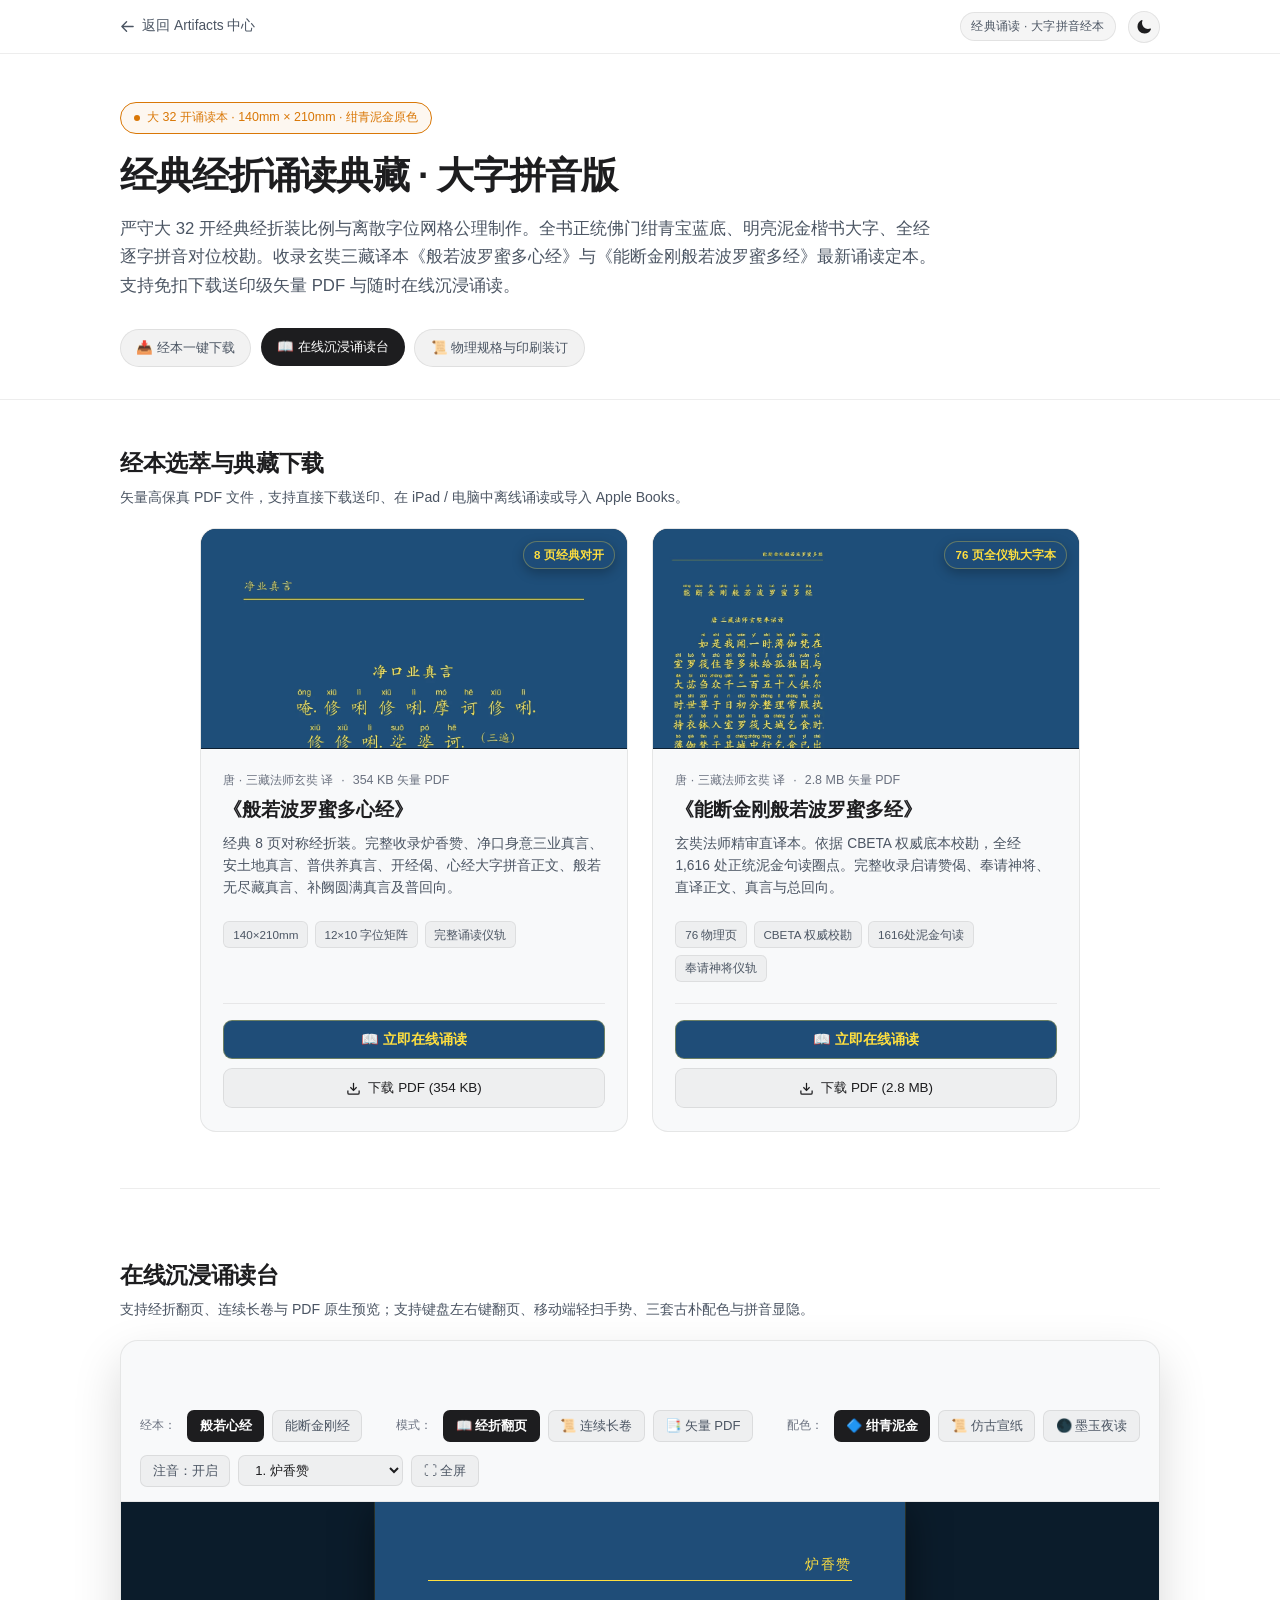
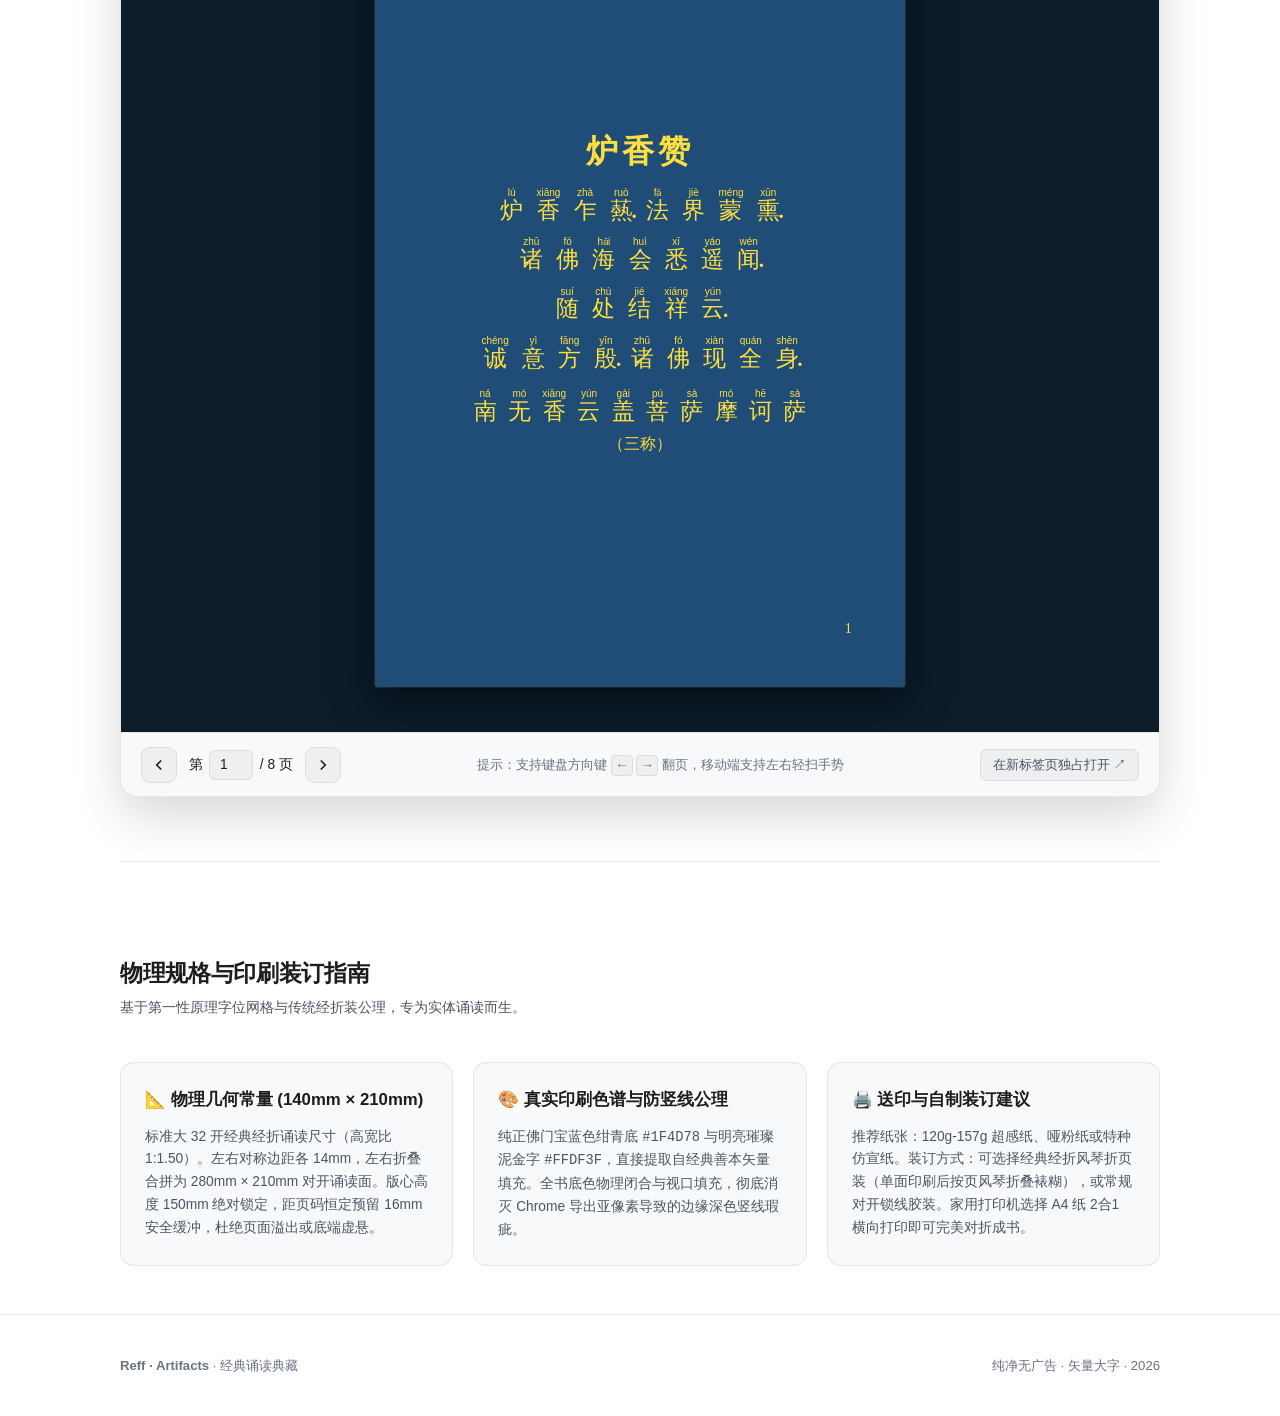
<file: sutra/index.html>
<!DOCTYPE html>
<html lang="zh-CN">
<head>
  <meta charset="UTF-8">
  <meta name="viewport" content="width=device-width, initial-scale=1.0, viewport-fit=cover">
  <title>经典经折诵读典藏 · 大字拼音版（心经 / 能断金刚经）</title>
  <meta name="description" content="佛教大字拼音经本在线诵读与下载典藏中心。严守大32开（140mm×210mm）经典经折装开本与离散字位网格公理制作。正统佛门绀青泥金宝蓝、楷书大字、全经逐字拼音对位校勘。收录玄奘三藏译本《般若波罗蜜多心经》与《能断金刚般若波罗蜜多经》，支持沉浸翻页、长卷流式、三套经典配色、拼音显隐与送印级矢量PDF一键免扣下载。">
  <meta name="robots" content="noindex, nofollow">
  <link rel="stylesheet" href="../shared/theme.css">
  <script src="../shared/theme.js"></script>
  <style>
    * {
      box-sizing: border-box;
      margin: 0;
      padding: 0;
    }

    html {
      scroll-behavior: smooth;
    }

    body {
      background: var(--bg);
      color: var(--text);
      font-family: var(--font);
      font-size: 15px;
      line-height: 1.6;
      -webkit-font-smoothing: antialiased;
      transition: background-color 0.25s ease, color 0.25s ease;
      min-height: 100vh;
      display: flex;
      flex-direction: column;
    }

    ::selection {
      background: var(--amber);
      color: #000;
    }

    a {
      color: inherit;
      text-decoration: none;
    }

    .shell {
      width: 100%;
      max-width: 1080px;
      margin: 0 auto;
      padding: 0 1.25rem;
    }

    /* 顶部导航 */
    nav.top-nav {
      position: sticky;
      top: 0;
      z-index: 60;
      background: var(--nav-bg);
      backdrop-filter: saturate(180%) blur(20px);
      -webkit-backdrop-filter: saturate(180%) blur(20px);
      border-bottom: 1px solid var(--hairline);
      height: 54px;
    }

    .nav-inner {
      height: 100%;
      display: flex;
      align-items: center;
      justify-content: space-between;
      gap: 1rem;
    }

    .back-link {
      display: inline-flex;
      align-items: center;
      gap: 0.45rem;
      font-size: 0.86rem;
      color: var(--text-dim);
      transition: color 0.15s;
    }

    .back-link:hover {
      color: var(--text);
    }

    .back-link svg {
      width: 15px;
      height: 15px;
      stroke-width: 2.2;
      display: block;
    }

    .nav-right {
      display: flex;
      align-items: center;
      gap: 0.75rem;
    }

    .nav-tag {
      font-size: 0.75rem;
      font-weight: 500;
      padding: 0.22rem 0.65rem;
      border-radius: 999px;
      background: var(--surface);
      border: 1px solid var(--stroke);
      color: var(--text-dim);
      white-space: nowrap;
    }

    /* Hero Section */
    .hero {
      padding: 3rem 0 2rem;
      border-bottom: 1px solid var(--hairline);
    }

    .hero-badge {
      display: inline-flex;
      align-items: center;
      gap: 0.45rem;
      padding: 0.3rem 0.8rem;
      border-radius: 999px;
      font-size: 0.78rem;
      font-weight: 500;
      background: var(--tip-bg);
      border: 1px solid var(--tip-border);
      color: var(--amber);
      margin-bottom: 1.2rem;
    }

    .hero-badge::before {
      content: "";
      width: 6px;
      height: 6px;
      border-radius: 50%;
      background: currentColor;
    }

    .hero h1 {
      font-size: 2.3rem;
      font-weight: 700;
      letter-spacing: -0.025em;
      line-height: 1.25;
      margin-bottom: 1rem;
      color: var(--text);
    }

    .hero-lead {
      font-size: 1.05rem;
      color: var(--text-dim);
      line-height: 1.7;
      max-width: 820px;
      margin-bottom: 1.8rem;
    }

    .anchor-nav {
      display: flex;
      flex-wrap: wrap;
      gap: 0.6rem;
    }

    .anchor-pill {
      display: inline-flex;
      align-items: center;
      gap: 0.4rem;
      padding: 0.45rem 0.95rem;
      border-radius: 999px;
      font-size: 0.84rem;
      font-weight: 500;
      background: var(--anchor-pill-bg);
      border: 1px solid var(--stroke);
      color: var(--text-dim);
      transition: all 0.2s;
    }

    .anchor-pill:hover,
    .anchor-pill.active {
      background: var(--anchor-pill-active-bg);
      color: var(--anchor-pill-active-text);
      border-color: transparent;
      transform: translateY(-1px);
    }

    /* Section Headers */
    .section-header {
      padding: 2.8rem 0 1.2rem;
      display: flex;
      justify-content: space-between;
      align-items: flex-end;
      flex-wrap: wrap;
      gap: 0.75rem;
    }

    .section-header h2 {
      font-size: 1.45rem;
      font-weight: 600;
      letter-spacing: -0.015em;
    }

    .section-header p {
      font-size: 0.88rem;
      color: var(--text-dim);
      margin-top: 0.25rem;
    }

    /* Download Cards Grid */
    .download-grid {
      display: grid;
      grid-template-columns: 1fr;
      gap: 1.5rem;
      margin-bottom: 3.5rem;
    }

    @media (min-width: 768px) {
      .download-grid {
        grid-template-columns: repeat(2, 1fr);
        max-width: 880px;
        margin-left: auto;
        margin-right: auto;
      }
    }

    .sutra-card {
      background: var(--card);
      border: 1px solid var(--stroke);
      border-radius: 16px;
      overflow: hidden;
      display: flex;
      flex-direction: column;
      justify-content: space-between;
      transition: all 0.25s ease;
      position: relative;
    }

    .sutra-card:hover {
      border-color: var(--stroke-hover);
      transform: translateY(-3px);
      box-shadow: 0 16px 32px rgba(0, 0, 0, 0.18);
    }

    .sutra-card-media {
      position: relative;
      width: 100%;
      height: 220px;
      background: #0d2135;
      overflow: hidden;
      display: flex;
      align-items: center;
      justify-content: center;
      border-bottom: 1px solid var(--hairline);
    }

    .sutra-card-media img {
      width: 100%;
      height: 100%;
      object-fit: cover;
      object-position: top center;
      transition: transform 0.3s ease;
    }

    .sutra-card:hover .sutra-card-media img {
      transform: scale(1.03);
    }

    .sutra-card-floating-tag {
      position: absolute;
      top: 12px;
      right: 12px;
      padding: 0.25rem 0.65rem;
      border-radius: 999px;
      font-size: 0.72rem;
      font-weight: 600;
      background: rgba(31, 77, 120, 0.9);
      backdrop-filter: blur(12px);
      -webkit-backdrop-filter: blur(12px);
      color: #ffdf3f;
      border: 1px solid rgba(255, 223, 63, 0.3);
      box-shadow: 0 4px 12px rgba(0, 0, 0, 0.25);
    }

    .sutra-card-body {
      padding: 1.4rem;
      flex: 1;
      display: flex;
      flex-direction: column;
      justify-content: space-between;
    }

    .sutra-card-meta {
      font-size: 0.78rem;
      color: var(--text-faint);
      margin-bottom: 0.4rem;
      display: flex;
      align-items: center;
      gap: 0.5rem;
    }

    .sutra-card h3 {
      font-size: 1.2rem;
      font-weight: 600;
      margin-bottom: 0.6rem;
      line-height: 1.35;
      color: var(--text);
    }

    .sutra-card-desc {
      font-size: 0.86rem;
      color: var(--text-dim);
      line-height: 1.6;
      margin-bottom: 1.4rem;
    }

    .sutra-specs-pills {
      display: flex;
      flex-wrap: wrap;
      gap: 0.4rem;
      margin-bottom: 1.3rem;
    }

    .spec-pill {
      font-size: 0.73rem;
      padding: 0.2rem 0.55rem;
      border-radius: 6px;
      background: var(--surface);
      border: 1px solid var(--hairline);
      color: var(--text-dim);
    }

    .sutra-card-actions {
      display: flex;
      flex-direction: column;
      gap: 0.55rem;
      border-top: 1px solid var(--hairline);
      padding-top: 1rem;
    }

    .btn-read-now {
      display: flex;
      align-items: center;
      justify-content: center;
      gap: 0.45rem;
      padding: 0.58rem 1rem;
      border-radius: 9px;
      font-size: 0.88rem;
      font-weight: 600;
      background: #1f4d78;
      color: #ffdf3f;
      border: 1px solid rgba(255, 223, 63, 0.35);
      cursor: pointer;
      transition: all 0.2s ease;
      text-align: center;
    }

    .btn-read-now:hover {
      background: #255d91;
      transform: translateY(-1px);
      box-shadow: 0 4px 14px rgba(31, 77, 120, 0.4);
    }

    .btn-download-pdf {
      display: flex;
      align-items: center;
      justify-content: center;
      gap: 0.45rem;
      padding: 0.52rem 1rem;
      border-radius: 9px;
      font-size: 0.84rem;
      font-weight: 500;
      background: var(--surface);
      border: 1px solid var(--stroke);
      color: var(--text);
      cursor: pointer;
      transition: all 0.15s ease;
      text-align: center;
    }

    .btn-download-pdf:hover {
      background: var(--card-hover);
      border-color: var(--stroke-hover);
    }

    /* Interactive Online Reader Stage */
    .reader-section {
      padding: 1.5rem 0 4rem;
      border-top: 1px solid var(--hairline);
    }

    .reader-shell {
      background: var(--card);
      border: 1px solid var(--stroke);
      border-radius: 18px;
      overflow: hidden;
      box-shadow: 0 20px 48px rgba(0, 0, 0, 0.15);
    }

    /* Reader Control Bar */
    .reader-toolbar {
      padding: 0.9rem 1.2rem;
      background: var(--card-bg);
      border-bottom: 1px solid var(--hairline);
      display: flex;
      flex-wrap: wrap;
      align-items: center;
      justify-content: space-between;
      gap: 0.8rem;
      position: sticky;
      top: 54px;
      z-index: 40;
      backdrop-filter: saturate(180%) blur(16px);
      -webkit-backdrop-filter: saturate(180%) blur(16px);
    }

    .toolbar-group {
      display: flex;
      align-items: center;
      flex-wrap: wrap;
      gap: 0.5rem;
    }

    .toolbar-label {
      font-size: 0.78rem;
      color: var(--text-faint);
      margin-right: 0.2rem;
      white-space: nowrap;
    }

    .tool-btn {
      padding: 0.38rem 0.72rem;
      border-radius: 7px;
      font-size: 0.82rem;
      background: var(--surface);
      border: 1px solid var(--stroke);
      color: var(--text-dim);
      cursor: pointer;
      display: inline-flex;
      align-items: center;
      gap: 0.35rem;
      transition: all 0.15s ease;
      white-space: nowrap;
    }

    .tool-btn:hover {
      color: var(--text);
      border-color: var(--stroke-hover);
    }

    .tool-btn.active {
      background: var(--btn-bg);
      color: var(--btn-text);
      border-color: transparent;
      font-weight: 600;
    }

    .tool-select {
      padding: 0.38rem 0.75rem;
      border-radius: 7px;
      font-size: 0.82rem;
      background: var(--surface);
      border: 1px solid var(--stroke);
      color: var(--text);
      outline: none;
      cursor: pointer;
      max-width: 180px;
    }

    /* Reader Main Stage Display */
    .reader-canvas {
      min-height: 640px;
      padding: 2.5rem 1rem;
      display: flex;
      flex-direction: column;
      align-items: center;
      justify-content: flex-start;
      background: #080b0f;
      transition: background-color 0.25s;
      position: relative;
      overflow-x: hidden;
    }

    /* Reader Themes */
    .reader-theme-ganqing .reader-canvas {
      background: #0b1c2b;
    }

    .reader-theme-xuanzhi .reader-canvas {
      background: #ebe5d8;
    }

    .reader-theme-dark .reader-canvas {
      background: #000000;
    }

    /* Sutra Page Card (140mm x 210mm discrete character box) */
    .sutra-stage-wrapper {
      position: relative;
      display: flex;
      align-items: center;
      justify-content: center;
      width: 100%;
      perspective: 1200px;
    }

    #sutraStage {
      transform-origin: top center;
      transition: transform 0.2s ease;
      display: flex;
      justify-content: center;
      gap: 0;
    }

    .sutra-page-card {
      width: 140mm;
      height: 210mm;
      background-color: #1f4d78;
      color: #ffdf3f;
      padding: 16mm 14mm 14mm 14mm;
      box-sizing: border-box;
      position: relative;
      overflow: hidden;
      box-shadow: 0 20px 48px rgba(0, 0, 0, 0.45);
      border-radius: 3px;
      font-family: "Kaiti SC", "STKaiti", "KaiTi", "楷体", serif;
      user-select: text;
    }

    /* Sutra Elements Internal Styling */
    .sutra-page-card .header {
      display: flex;
      height: 5mm;
      font-size: 10.5pt;
      letter-spacing: 1.5px;
      font-family: "Kaiti SC", "STKaiti", "KaiTi", serif;
    }

    .sutra-page-card.odd .header {
      justify-content: flex-end;
    }

    .sutra-page-card.even .header {
      justify-content: flex-start;
    }

    .sutra-page-card .header-line {
      width: 100%;
      height: 1px;
      background-color: #ffdf3f;
      margin-top: 2mm;
      margin-bottom: 7mm;
    }

    .sutra-page-card .footer {
      position: absolute;
      bottom: 14mm;
      height: 16px;
      font-size: 10.5pt;
      font-family: "Kaiti SC", "STKaiti", "KaiTi", serif;
    }

    .sutra-page-card.odd .footer {
      right: 14mm;
    }

    .sutra-page-card.even .footer {
      left: 14mm;
    }

    /* Body Canvases */
    .sutra-page-card .body-grid-10 {
      width: 100%;
      height: 150mm;
      display: grid;
      grid-template-rows: repeat(10, 1fr);
    }

    .sutra-page-card .body-grid-7 {
      width: 100%;
      height: 105mm;
      display: grid;
      grid-template-rows: repeat(7, 1fr);
    }

    .sutra-page-card .body-title-page {
      width: 100%;
      height: 150mm;
      display: flex;
      flex-direction: column;
      justify-content: space-between;
    }

    .sutra-page-card .title-banner {
      height: 40mm;
      display: flex;
      flex-direction: column;
      justify-content: center;
      align-items: center;
    }

    .sutra-page-card .title-banner .hz {
      font-size: 26pt;
    }

    .sutra-page-card .title-banner .py {
      font-size: 10pt;
    }

    .sutra-page-card .translator-line {
      font-size: 13.5pt;
      margin-top: 3mm;
      letter-spacing: 2px;
      text-align: center;
    }

    .sutra-page-card .body-liturgical {
      width: 100%;
      height: 150mm;
      display: flex;
      flex-direction: column;
      justify-content: center;
      align-items: center;
    }

    .sutra-page-card .content {
      width: 100%;
      height: 150mm;
      display: flex;
      flex-direction: column;
    }

    .sutra-page-card .line {
      display: flex;
      align-items: center;
      width: 100%;
    }

    .sutra-page-card .body-grid-10 .line,
    .sutra-page-card .body-grid-7 .line {
      height: 100%;
    }

    .sutra-page-card .line.grid-line {
      display: grid;
      grid-template-columns: repeat(12, 1fr);
      width: 100%;
      height: 100%;
      align-items: center;
      justify-items: center;
    }

    .sutra-page-card .empty-cell {
      width: 100%;
      height: 100%;
    }

    .sutra-page-card .line.center-line {
      justify-content: center;
      gap: 1.2mm;
    }

    .sutra-page-card .line.normal-line {
      justify-content: space-between;
    }

    .sutra-page-card .line.indent-line {
      justify-content: flex-start;
      padding-left: 18.6mm;
      gap: 1.6mm;
    }

    .sutra-page-card .line.short-line {
      justify-content: flex-start;
      gap: 1.6mm;
    }

    .sutra-page-card .line.gatha-line {
      justify-content: center;
      gap: 4mm;
    }

    .sutra-page-card .line.chapter-title-line {
      justify-content: flex-start;
      gap: 1.8mm;
      margin-top: 1mm;
      margin-bottom: 1mm;
    }

    .sutra-page-card .body-liturgical .hz {
      font-size: 20pt;
    }

    .sutra-page-card .body-liturgical .py {
      font-size: 8pt;
      margin-bottom: 1.5px;
    }

    .sutra-page-card .line.center-line .hz {
      font-size: 17pt;
    }

    .sutra-page-card .line.center-line .py {
      font-size: 7.5pt;
      margin-bottom: 1.5px;
    }

    .sutra-page-card .char-unit {
      display: flex;
      flex-direction: column;
      align-items: center;
      justify-content: center;
      position: relative;
    }

    .sutra-page-card .py {
      font-family: Arial, -apple-system, BlinkMacSystemFont, "SF Pro Text", "PingFang SC", sans-serif;
      font-size: 9pt;
      line-height: 1;
      margin-bottom: 2px;
      white-space: nowrap;
    }

    .sutra-page-card .hz-box {
      position: relative;
      display: inline-block;
      line-height: 1;
    }

    .sutra-page-card .hz {
      font-family: "Kaiti SC", "STKaiti", "KaiTi", "楷体", serif;
      font-size: 23pt;
      font-weight: normal;
      line-height: 1;
    }

    .sutra-page-card .dot {
      position: absolute;
      right: -4px;
      bottom: 0px;
      font-size: 16pt;
      font-weight: bold;
      line-height: 1;
    }

    .sutra-page-card .lit-title {
      font-size: 24pt;
      font-weight: bold;
      letter-spacing: 4px;
      margin-bottom: 3mm;
    }

    .sutra-page-card .section-title {
      font-size: 14pt;
      font-weight: bold;
      letter-spacing: 2px;
      text-align: center;
    }

    .sutra-page-card .sub-note {
      font-size: 12pt;
      margin-top: 2mm;
    }

    .sutra-page-card .inline-note {
      font-size: 11pt;
      margin-left: 5px;
    }

    /* Pinyin Hidden Mode */
    .pinyin-hidden .py {
      display: none !important;
    }

    .pinyin-hidden .char-unit {
      justify-content: center !important;
    }

    /* Theme 1: 经典绀青泥金 (Default) */
    .reader-theme-ganqing .sutra-page-card {
      background-color: #1f4d78 !important;
      color: #ffdf3f !important;
      box-shadow: 0 16px 40px rgba(0, 0, 0, 0.5), 0 0 0 1px rgba(255, 223, 63, 0.15);
    }
    .reader-theme-ganqing .header-line {
      background-color: #ffdf3f !important;
    }
    .reader-theme-ganqing .header-title,
    .reader-theme-ganqing .page-number,
    .reader-theme-ganqing .hz,
    .reader-theme-ganqing .py,
    .reader-theme-ganqing .dot,
    .reader-theme-ganqing .lit-title,
    .reader-theme-ganqing .section-title,
    .reader-theme-ganqing .sub-note,
    .reader-theme-ganqing .inline-note,
    .reader-theme-ganqing .translator-line {
      color: #ffdf3f !important;
    }

    /* Theme 2: 仿古宣纸朱砂 (Xuanzhi & Cinnabar) */
    .reader-theme-xuanzhi .sutra-page-card {
      background-color: #fbf8f1 !important;
      color: #1a1a1a !important;
      box-shadow: 0 14px 36px rgba(90, 56, 37, 0.18), 0 0 0 1px rgba(90, 56, 37, 0.15);
    }
    .reader-theme-xuanzhi .header-line {
      background-color: #a62828 !important;
      opacity: 0.85;
    }
    .reader-theme-xuanzhi .header-title,
    .reader-theme-xuanzhi .page-number,
    .reader-theme-xuanzhi .sub-note,
    .reader-theme-xuanzhi .inline-note,
    .reader-theme-xuanzhi .translator-line {
      color: #63432b !important;
    }
    .reader-theme-xuanzhi .hz,
    .reader-theme-xuanzhi .lit-title,
    .reader-theme-xuanzhi .section-title {
      color: #1a1a1a !important;
    }
    .reader-theme-xuanzhi .py,
    .reader-theme-xuanzhi .dot {
      color: #c23531 !important;
    }

    /* Theme 3: 墨玉沉浸夜读 (Dark & Ivory Gold) */
    .reader-theme-dark .sutra-page-card {
      background-color: #080b0f !important;
      color: #f5eed8 !important;
      box-shadow: 0 16px 40px rgba(0, 0, 0, 0.85), 0 0 0 1px rgba(255, 255, 255, 0.08);
    }
    .reader-theme-dark .header-line {
      background-color: rgba(245, 208, 97, 0.45) !important;
    }
    .reader-theme-dark .header-title,
    .reader-theme-dark .page-number,
    .reader-theme-dark .sub-note,
    .reader-theme-dark .inline-note,
    .reader-theme-dark .translator-line {
      color: #c8aa6e !important;
    }
    .reader-theme-dark .hz,
    .reader-theme-dark .lit-title,
    .reader-theme-dark .section-title {
      color: #f5eed8 !important;
    }
    .reader-theme-dark .py,
    .reader-theme-dark .dot {
      color: #e5c07b !important;
    }

    /* Continuous Scroll Mode */
    .scroll-mode-list {
      display: flex;
      flex-direction: column;
      gap: 24px;
      align-items: center;
      width: 100%;
    }

    /* PDF Embed Mode */
    .pdf-embed-container {
      width: 100%;
      height: 800px;
      border: none;
      border-radius: 8px;
    }

    /* Reader Bottom Float Dock */
    .reader-dock {
      padding: 0.85rem 1.25rem;
      background: var(--card-bg);
      border-top: 1px solid var(--hairline);
      display: flex;
      align-items: center;
      justify-content: space-between;
      gap: 1rem;
      flex-wrap: wrap;
    }

    .page-nav-controls {
      display: flex;
      align-items: center;
      gap: 0.75rem;
    }

    .nav-arrow-btn {
      width: 36px;
      height: 36px;
      border-radius: 9px;
      display: flex;
      align-items: center;
      justify-content: center;
      background: var(--surface);
      border: 1px solid var(--stroke);
      color: var(--text);
      cursor: pointer;
      transition: all 0.15s ease;
    }

    .nav-arrow-btn:hover:not(:disabled) {
      background: var(--btn-bg);
      color: var(--btn-text);
      border-color: transparent;
    }

    .nav-arrow-btn:disabled {
      opacity: 0.35;
      cursor: not-allowed;
    }

    .page-indicator {
      font-size: 0.86rem;
      font-weight: 500;
      color: var(--text);
      display: flex;
      align-items: center;
      gap: 0.4rem;
    }

    .page-jump-input {
      width: 44px;
      height: 30px;
      text-align: center;
      background: var(--surface);
      border: 1px solid var(--stroke);
      border-radius: 6px;
      color: var(--text);
      font-size: 0.86rem;
      outline: none;
    }

    /* Specifications Section */
    .spec-section {
      padding: 3rem 0;
      border-top: 1px solid var(--hairline);
    }

    .spec-card-grid {
      display: grid;
      grid-template-columns: 1fr;
      gap: 1.25rem;
      margin-top: 1.5rem;
    }

    @media (min-width: 768px) {
      .spec-card-grid {
        grid-template-columns: repeat(3, 1fr);
      }
    }

    .spec-item {
      background: var(--card);
      border: 1px solid var(--stroke);
      border-radius: 14px;
      padding: 1.5rem;
    }

    .spec-item h4 {
      font-size: 1.05rem;
      margin-bottom: 0.75rem;
      color: var(--text);
      display: flex;
      align-items: center;
      gap: 0.5rem;
    }

    .spec-item p {
      font-size: 0.86rem;
      color: var(--text-dim);
      line-height: 1.65;
    }

    /* Footer */
    footer {
      border-top: 1px solid var(--hairline);
      padding: 2.5rem 0;
      font-size: 0.82rem;
      color: var(--text-faint);
      margin-top: auto;
    }

    .foot-inner {
      display: flex;
      align-items: center;
      justify-content: space-between;
      flex-wrap: wrap;
      gap: 1rem;
    }

    /* Fullscreen Mode */
    body.is-fullscreen {
      overflow: hidden;
    }

    body.is-fullscreen .reader-section {
      position: fixed;
      top: 0;
      left: 0;
      right: 0;
      bottom: 0;
      z-index: 100;
      background: #000;
      padding: 0;
      margin: 0;
      border: none;
    }

    body.is-fullscreen .reader-shell {
      height: 100vh;
      border-radius: 0;
      border: none;
      display: flex;
      flex-direction: column;
    }

    body.is-fullscreen .reader-canvas {
      flex: 1;
      height: auto;
      min-height: 0;
      overflow-y: auto;
    }
  </style>
</head>
<body class="reader-theme-ganqing">

  <!-- Top Navigation (Standardized Unified Protocol) -->
  <nav class="top-nav">
    <div class="shell nav-inner">
      <a href="../index.html" class="back-link">
        <svg viewBox="0 0 24 24" fill="none" stroke="currentColor">
          <path stroke-linecap="round" stroke-linejoin="round" d="M10.5 19.5L3 12m0 0l7.5-7.5M3 12h18"/>
        </svg>
        <span>返回 Artifacts 中心</span>
      </a>
      <div class="nav-right">
        <span class="nav-tag">经典诵读 · 大字拼音经本</span>
        <button class="theme-toggle" aria-label="切换深浅主题"></button>
      </div>
    </div>
  </nav>

  <!-- Hero Section -->
  <header class="hero">
    <div class="shell">
      <div class="hero-badge">大 32 开诵读本 · 140mm × 210mm · 绀青泥金原色</div>
      <h1>经典经折诵读典藏 · 大字拼音版</h1>
      <p class="hero-lead">
        严守大 32 开经典经折装比例与离散字位网格公理制作。全书正统佛门绀青宝蓝底、明亮泥金楷书大字、全经逐字拼音对位校勘。收录玄奘三藏译本《般若波罗蜜多心经》与《能断金刚般若波罗蜜多经》最新诵读定本。支持免扣下载送印级矢量 PDF 与随时在线沉浸诵读。
      </p>
      <div class="anchor-nav">
        <a href="#downloads" class="anchor-pill">📥 经本一键下载</a>
        <a href="#reader" class="anchor-pill active">📖 在线沉浸诵读台</a>
        <a href="#specs" class="anchor-pill">📜 物理规格与印刷装订</a>
      </div>
    </div>
  </header>

  <main class="shell">

    <!-- Section 1: Downloads Grid -->
    <section id="downloads">
      <div class="section-header">
        <div>
          <h2>经本选萃与典藏下载</h2>
          <p>矢量高保真 PDF 文件，支持直接下载送印、在 iPad / 电脑中离线诵读或导入 Apple Books。</p>
        </div>
      </div>

      <div class="download-grid">

        <!-- Card 1: 般若波罗蜜多心经 -->
        <div class="sutra-card">
          <div class="sutra-card-media">
            <img src="./assets/heart-sutra-page2.webp" alt="般若波罗蜜多心经大字拼音本" loading="lazy">
            <span class="sutra-card-floating-tag">8 页经典对开</span>
          </div>
          <div class="sutra-card-body">
            <div>
              <div class="sutra-card-meta">
                <span>唐 · 三藏法师玄奘 译</span>
                <span>·</span>
                <span>354 KB 矢量 PDF</span>
              </div>
              <h3>《般若波罗蜜多心经》</h3>
              <p class="sutra-card-desc">
                经典 8 页对称经折装。完整收录炉香赞、净口身意三业真言、安土地真言、普供养真言、开经偈、心经大字拼音正文、般若无尽藏真言、补阙圆满真言及普回向。
              </p>
              <div class="sutra-specs-pills">
                <span class="spec-pill">140×210mm</span>
                <span class="spec-pill">12×10 字位矩阵</span>
                <span class="spec-pill">完整诵读仪轨</span>
              </div>
            </div>
            <div class="sutra-card-actions">
              <button class="btn-read-now" onclick="switchSutra('heart')">
                <span>📖 立即在线诵读</span>
              </button>
              <a href="./pdf/般若波罗蜜多心经_玄奘译_大字拼音诵读版.pdf" download="般若波罗蜜多心经_玄奘译_大字拼音诵读版.pdf" class="btn-download-pdf">
                <svg width="15" height="15" viewBox="0 0 24 24" fill="none" stroke="currentColor" stroke-width="2"><path d="M21 15v4a2 2 0 0 1-2 2H5a2 2 0 0 1-2-2v-4"/><polyline points="7 10 12 15 17 10"/><line x1="12" y1="15" x2="12" y2="3"/></svg>
                <span>下载 PDF (354 KB)</span>
              </a>
            </div>
          </div>
        </div>

        <!-- Card 2: 能断金刚般若波罗蜜多经 -->
        <div class="sutra-card">
          <div class="sutra-card-media">
            <img src="./assets/xuanzang-diamond-page4.webp" alt="能断金刚般若波罗蜜多经大字拼音本" loading="lazy">
            <span class="sutra-card-floating-tag">76 页全仪轨大字本</span>
          </div>
          <div class="sutra-card-body">
            <div>
              <div class="sutra-card-meta">
                <span>唐 · 三藏法师玄奘 译</span>
                <span>·</span>
                <span>2.8 MB 矢量 PDF</span>
              </div>
              <h3>《能断金刚般若波罗蜜多经》</h3>
              <p class="sutra-card-desc">
                玄奘法师精审直译本。依据 CBETA 权威底本校勘，全经 1,616 处正统泥金句读圈点。完整收录启请赞偈、奉请神将、直译正文、真言与总回向。
              </p>
              <div class="sutra-specs-pills">
                <span class="spec-pill">76 物理页</span>
                <span class="spec-pill">CBETA 权威校勘</span>
                <span class="spec-pill">1616处泥金句读</span>
                <span class="spec-pill">奉请神将仪轨</span>
              </div>
            </div>
            <div class="sutra-card-actions">
              <button class="btn-read-now" onclick="switchSutra('xuanzang')">
                <span>📖 立即在线诵读</span>
              </button>
              <a href="./pdf/能断金刚般若波罗蜜多经_玄奘译_大字拼音诵读版.pdf" download="能断金刚般若波罗蜜多经_玄奘译_大字拼音诵读版.pdf" class="btn-download-pdf">
                <svg width="15" height="15" viewBox="0 0 24 24" fill="none" stroke="currentColor" stroke-width="2"><path d="M21 15v4a2 2 0 0 1-2 2H5a2 2 0 0 1-2-2v-4"/><polyline points="7 10 12 15 17 10"/><line x1="12" y1="15" x2="12" y2="3"/></svg>
                <span>下载 PDF (2.8 MB)</span>
              </a>
            </div>
          </div>
        </div>

      </div>
    </section>

    <!-- Section 2: Interactive Online Reader -->
    <section id="reader" class="reader-section">
      <div class="section-header">
        <div>
          <h2>在线沉浸诵读台</h2>
          <p>支持经折翻页、连续长卷与 PDF 原生预览；支持键盘左右键翻页、移动端轻扫手势、三套古朴配色与拼音显隐。</p>
        </div>
      </div>

      <div class="reader-shell">
        <!-- Reader Toolbar -->
        <div class="reader-toolbar">
          <!-- 经本选择 -->
          <div class="toolbar-group">
            <span class="toolbar-label">经本：</span>
            <button class="tool-btn active" id="btnSutraHeart" onclick="switchSutra('heart')">般若心经</button>
            <button class="tool-btn" id="btnSutraXuanzang" onclick="switchSutra('xuanzang')">能断金刚经</button>
          </div>

          <!-- 模式切换 -->
          <div class="toolbar-group">
            <span class="toolbar-label">模式：</span>
            <button class="tool-btn active" id="btnModeBook" onclick="switchMode('book')">📖 经折翻页</button>
            <button class="tool-btn" id="btnModeScroll" onclick="switchMode('scroll')">📜 连续长卷</button>
            <button class="tool-btn" id="btnModePdf" onclick="switchMode('pdf')">📑 矢量 PDF</button>
          </div>

          <!-- 色系主题 -->
          <div class="toolbar-group">
            <span class="toolbar-label">配色：</span>
            <button class="tool-btn active" id="btnThemeGanqing" onclick="switchReaderTheme('ganqing')">🔷 绀青泥金</button>
            <button class="tool-btn" id="btnThemeXuanzhi" onclick="switchReaderTheme('xuanzhi')">📜 仿古宣纸</button>
            <button class="tool-btn" id="btnThemeDark" onclick="switchReaderTheme('dark')">🌑 墨玉夜读</button>
          </div>

          <!-- 辅助功能 -->
          <div class="toolbar-group">
            <button class="tool-btn" id="btnTogglePinyin" onclick="togglePinyin()">
              <span id="pinyinBtnText">注音：开启</span>
            </button>
            <select class="tool-select" id="chapterSelector" onchange="onChapterSelect(this.value)" aria-label="品目章节快速跳转">
              <option value="1">开经偈 / 卷首</option>
            </select>
            <button class="tool-btn" onclick="toggleFullscreen()" title="切换全屏诵读模式">
              <span id="fullscreenIcon">⛶ 全屏</span>
            </button>
          </div>
        </div>

        <!-- Reader Main Canvas Stage -->
        <div class="reader-canvas" id="readerCanvas">
          <!-- Book Flip Mode Container -->
          <div class="sutra-stage-wrapper" id="sutraStageWrapper">
            <div id="sutraStage">
              <!-- Rendered dynamically -->
            </div>
          </div>

          <!-- Continuous Scroll Mode Container -->
          <div class="scroll-mode-list" id="scrollModeList" style="display: none;">
            <!-- Rendered dynamically -->
          </div>

          <!-- Vector PDF Embed Container -->
          <iframe id="pdfEmbedFrame" class="pdf-embed-container" style="display: none;" src="" title="Sutra PDF Preview"></iframe>
        </div>

        <!-- Reader Dock (Bottom Controls for Book Mode) -->
        <div class="reader-dock" id="readerDock">
          <div class="page-nav-controls">
            <button class="nav-arrow-btn" id="btnPrevPage" onclick="prevPage()" aria-label="上一页">
              <svg width="18" height="18" viewBox="0 0 24 24" fill="none" stroke="currentColor" stroke-width="2.2"><path d="M15 18l-6-6 6-6"/></svg>
            </button>
            <div class="page-indicator">
              <span>第</span>
              <input type="number" id="pageJumpInput" class="page-jump-input" min="1" max="8" value="1" onchange="jumpToPage(this.value)">
              <span>/ <span id="totalPagesText">8</span> 页</span>
            </div>
            <button class="nav-arrow-btn" id="btnNextPage" onclick="nextPage()" aria-label="下一页">
              <svg width="18" height="18" viewBox="0 0 24 24" fill="none" stroke="currentColor" stroke-width="2.2"><path d="M9 18l6-6-6-6"/></svg>
            </button>
          </div>

          <div style="font-size: 0.82rem; color: var(--text-faint);">
            提示：支持键盘方向键 <kbd style="background:var(--surface);padding:2px 6px;border-radius:4px;border:1px solid var(--stroke)">←</kbd> <kbd style="background:var(--surface);padding:2px 6px;border-radius:4px;border:1px solid var(--stroke)">→</kbd> 翻页，移动端支持左右轻扫手势
          </div>

          <div class="toolbar-group">
            <button class="tool-btn" onclick="openStandaloneReader()">
              <span>在新标签页独占打开 ↗</span>
            </button>
          </div>
        </div>

      </div>
    </section>

    <!-- Section 3: Print & Typography Specs -->
    <section id="specs" class="spec-section">
      <div class="section-header">
        <div>
          <h2>物理规格与印刷装订指南</h2>
          <p>基于第一性原理字位网格与传统经折装公理，专为实体诵读而生。</p>
        </div>
      </div>

      <div class="spec-card-grid">
        <div class="spec-item">
          <h4>📐 物理几何常量 (140mm × 210mm)</h4>
          <p>
            标准大 32 开经典经折诵读尺寸（高宽比 1:1.50）。左右对称边距各 14mm，左右折叠合拼为 280mm × 210mm 对开诵读面。版心高度 150mm 绝对锁定，距页码恒定预留 16mm 安全缓冲，杜绝页面溢出或底端虚悬。
          </p>
        </div>

        <div class="spec-item">
          <h4>🎨 真实印刷色谱与防竖线公理</h4>
          <p>
            纯正佛门宝蓝色绀青底 <code>#1F4D78</code> 与明亮璀璨泥金字 <code>#FFDF3F</code>，直接提取自经典善本矢量填充。全书底色物理闭合与视口填充，彻底消灭 Chrome 导出亚像素导致的边缘深色竖线瑕疵。
          </p>
        </div>

        <div class="spec-item">
          <h4>🖨️ 送印与自制装订建议</h4>
          <p>
            推荐纸张：120g-157g 超感纸、哑粉纸或特种仿宣纸。装订方式：可选择经典经折风琴折页装（单面印刷后按页风琴折叠裱糊），或常规对开锁线胶装。家用打印机选择 A4 纸 2合1 横向打印即可完美对折成书。
          </p>
        </div>
      </div>
    </section>

  </main>

  <!-- Footer -->
  <footer>
    <div class="shell foot-inner">
      <div>
        <strong>Reff · Artifacts</strong> · 经典诵读典藏
      </div>
      <div>
        纯净无广告 · 矢量大字 · 2026
      </div>
    </div>
  </footer>

  <script>
    // State
    let currentSutraId = 'heart';
    let currentDisplayMode = 'book'; // 'book', 'scroll', 'pdf'
    let currentReaderTheme = 'ganqing'; // 'ganqing', 'xuanzhi', 'dark'
    let showPinyin = true;
    let currentPageIndex = 1; // 1-based
    let sutraDataCache = {};
    let isFullscreen = false;

    // Book Metadata
    const SUTRA_META = {
      heart: {
        id: 'heart',
        title: '般若波罗蜜多心经',
        translator: '唐·三藏法师玄奘 译',
        pdf: './pdf/般若波罗蜜多心经_玄奘译_大字拼音诵读版.pdf',
        jsonUrl: './data/heart.json',
        totalPages: 8,
        standaloneUrl: './reader/heart-sutra.html'
      },
      xuanzang: {
        id: 'xuanzang',
        title: '能断金刚般若波罗蜜多经',
        translator: '唐·三藏法师玄奘 译',
        pdf: './pdf/能断金刚般若波罗蜜多经_玄奘译_大字拼音诵读版.pdf',
        jsonUrl: './data/xuanzang.json',
        totalPages: 76,
        standaloneUrl: './reader/xuanzang-diamond.html'
      }
    };

    // Load Sutra Data
    async function loadSutraData(sutraId) {
      if (sutraDataCache[sutraId]) {
        return sutraDataCache[sutraId];
      }
      const meta = SUTRA_META[sutraId];
      try {
        const res = await fetch(meta.jsonUrl);
        const data = await res.json();
        sutraDataCache[sutraId] = data;
        return data;
      } catch (e) {
        console.error('Failed to load sutra data:', e);
        return null;
      }
    }

    // Switch Sutra
    async function switchSutra(sutraId) {
      currentSutraId = sutraId;
      currentPageIndex = 1;

      // Update Toolbar Buttons
      ['heart', 'xuanzang'].forEach(id => {
        const btn = document.getElementById('btnSutra' + id.charAt(0).toUpperCase() + id.slice(1));
        if (btn) {
          if (id === sutraId) btn.classList.add('active');
          else btn.classList.remove('active');
        }
      });

      const data = await loadSutraData(sutraId);
      if (!data) return;

      // Update Total Pages
      document.getElementById('totalPagesText').textContent = data.totalPages;
      const jumpInput = document.getElementById('pageJumpInput');
      jumpInput.max = data.totalPages;
      jumpInput.value = 1;

      // Populate Chapter Selector
      populateChapters(data);

      // Render
      renderCurrentView();

      // Scroll to reader smoothly if coming from card click
      const readerEl = document.getElementById('reader');
      if (readerEl && window.scrollY < readerEl.offsetTop - 200) {
        readerEl.scrollIntoView({ behavior: 'smooth' });
      }
    }

    // Populate TOC Chapters
    function populateChapters(data) {
      const select = document.getElementById('chapterSelector');
      select.innerHTML = '';
      
      const seen = new Set();
      data.pages.forEach((p, idx) => {
        let label = p.section || p.header || `第 ${p.page} 页`;
        if (!seen.has(label) && label !== '') {
          seen.add(label);
          const opt = document.createElement('option');
          opt.value = p.page;
          opt.textContent = `${p.page}. ${label}`;
          select.appendChild(opt);
        }
      });
    }

    function onChapterSelect(pageNum) {
      jumpToPage(parseInt(pageNum, 10));
    }

    // Switch Display Mode
    function switchMode(mode) {
      currentDisplayMode = mode;
      
      ['book', 'scroll', 'pdf'].forEach(m => {
        const btn = document.getElementById('btnMode' + m.charAt(0).toUpperCase() + m.slice(1));
        if (btn) {
          if (m === mode) btn.classList.add('active');
          else btn.classList.remove('active');
        }
      });

      const stageWrapper = document.getElementById('sutraStageWrapper');
      const scrollList = document.getElementById('scrollModeList');
      const pdfFrame = document.getElementById('pdfEmbedFrame');
      const dock = document.getElementById('readerDock');

      if (mode === 'book') {
        stageWrapper.style.display = 'flex';
        scrollList.style.display = 'none';
        pdfFrame.style.display = 'none';
        dock.style.display = 'flex';
        renderBookMode();
      } else if (mode === 'scroll') {
        stageWrapper.style.display = 'none';
        scrollList.style.display = 'flex';
        pdfFrame.style.display = 'none';
        dock.style.display = 'none';
        renderScrollMode();
      } else if (mode === 'pdf') {
        stageWrapper.style.display = 'none';
        scrollList.style.display = 'none';
        pdfFrame.style.display = 'block';
        dock.style.display = 'none';
        pdfFrame.src = SUTRA_META[currentSutraId].pdf;
      }
    }

    // Switch Theme
    function switchReaderTheme(theme) {
      currentReaderTheme = theme;
      document.body.classList.remove('reader-theme-ganqing', 'reader-theme-xuanzhi', 'reader-theme-dark');
      document.body.classList.add('reader-theme-' + theme);

      ['ganqing', 'xuanzhi', 'dark'].forEach(t => {
        const btn = document.getElementById('btnTheme' + t.charAt(0).toUpperCase() + t.slice(1));
        if (btn) {
          if (t === theme) btn.classList.add('active');
          else btn.classList.remove('active');
        }
      });
    }

    // Toggle Pinyin
    function togglePinyin() {
      showPinyin = !showPinyin;
      const canvas = document.getElementById('readerCanvas');
      if (showPinyin) {
        canvas.classList.remove('pinyin-hidden');
        document.getElementById('pinyinBtnText').textContent = '注音：开启';
      } else {
        canvas.classList.add('pinyin-hidden');
        document.getElementById('pinyinBtnText').textContent = '注音：已隐藏';
      }
    }

    // Navigation
    function prevPage() {
      if (currentPageIndex > 1) {
        jumpToPage(currentPageIndex - 1);
      }
    }

    function nextPage() {
      const data = sutraDataCache[currentSutraId];
      if (data && currentPageIndex < data.totalPages) {
        jumpToPage(currentPageIndex + 1);
      }
    }

    function jumpToPage(num) {
      const data = sutraDataCache[currentSutraId];
      if (!data) return;
      num = Math.max(1, Math.min(data.totalPages, parseInt(num, 10) || 1));
      currentPageIndex = num;
      document.getElementById('pageJumpInput').value = num;

      // Update button states
      document.getElementById('btnPrevPage').disabled = (num <= 1);
      document.getElementById('btnNextPage').disabled = (num >= data.totalPages);

      if (currentDisplayMode === 'book') {
        renderBookMode();
      } else if (currentDisplayMode === 'scroll') {
        const targetPageEl = document.getElementById(`scroll-page-${num}`);
        if (targetPageEl) {
          targetPageEl.scrollIntoView({ behavior: 'smooth', block: 'start' });
        }
      }
    }

    // Render Current View
    function renderCurrentView() {
      if (currentDisplayMode === 'book') {
        renderBookMode();
      } else if (currentDisplayMode === 'scroll') {
        renderScrollMode();
      } else if (currentDisplayMode === 'pdf') {
        document.getElementById('pdfEmbedFrame').src = SUTRA_META[currentSutraId].pdf;
      }
    }

    // Render Book Mode
    function renderBookMode() {
      const data = sutraDataCache[currentSutraId];
      if (!data) return;

      const stage = document.getElementById('sutraStage');
      stage.innerHTML = '';

      const pData = data.pages[currentPageIndex - 1];
      if (!pData) return;

      const isOdd = (pData.page % 2 === 1);
      const card = document.createElement('div');
      card.className = `sutra-page-card ${isOdd ? 'odd' : 'even'}`;
      card.innerHTML = pData.html;
      stage.appendChild(card);

      updateScale();
    }

    // Render Scroll Mode (All pages in a column)
    function renderScrollMode() {
      const data = sutraDataCache[currentSutraId];
      if (!data) return;

      const list = document.getElementById('scrollModeList');
      list.innerHTML = '';

      data.pages.forEach(p => {
        const isOdd = (p.page % 2 === 1);
        const card = document.createElement('div');
        card.id = `scroll-page-${p.page}`;
        card.className = `sutra-page-card ${isOdd ? 'odd' : 'even'}`;
        card.innerHTML = p.html;
        list.appendChild(card);
      });
    }

    // Responsive Scale for Book Mode
    function updateScale() {
      const container = document.getElementById('sutraStageWrapper');
      const stage = document.getElementById('sutraStage');
      if (!container || !stage) return;

      const containerWidth = container.clientWidth - 20;
      const baseWidth = 529; // 140mm in pixels at 96dpi
      const baseHeight = 794; // 210mm in pixels at 96dpi

      let scale = Math.min(1, containerWidth / baseWidth);
      stage.style.transform = `scale(${scale})`;
      stage.style.transformOrigin = 'top center';
      container.style.height = `${baseHeight * scale + 10}px`;
    }

    window.addEventListener('resize', updateScale);

    // Keyboard Shortcuts
    window.addEventListener('keydown', (e) => {
      if (e.target.tagName === 'INPUT' || e.target.tagName === 'SELECT') return;
      if (e.key === 'ArrowLeft') {
        prevPage();
      } else if (e.key === 'ArrowRight') {
        nextPage();
      } else if (e.key === 'f' || e.key === 'F') {
        toggleFullscreen();
      }
    });

    // Touch Swipe Gesture for Mobile
    let touchStartX = 0;
    let touchEndX = 0;

    const canvas = document.getElementById('readerCanvas');
    canvas.addEventListener('touchstart', (e) => {
      touchStartX = e.changedTouches[0].screenX;
    }, { passive: true });

    canvas.addEventListener('touchend', (e) => {
      touchEndX = e.changedTouches[0].screenX;
      handleSwipe();
    }, { passive: true });

    function handleSwipe() {
      if (currentDisplayMode !== 'book') return;
      const diff = touchEndX - touchStartX;
      if (diff < -50) {
        nextPage();
      } else if (diff > 50) {
        prevPage();
      }
    }

    // Fullscreen Mode
    function toggleFullscreen() {
      isFullscreen = !isFullscreen;
      document.body.classList.toggle('is-fullscreen', isFullscreen);
      document.getElementById('fullscreenIcon').textContent = isFullscreen ? '✕ 退出全屏' : '⛶ 全屏';
      setTimeout(updateScale, 100);
    }

    // Standalone Reader Link
    function openStandaloneReader() {
      const meta = SUTRA_META[currentSutraId];
      if (meta && meta.standaloneUrl) {
        window.open(meta.standaloneUrl, '_blank');
      }
    }

    // Init on Load
    document.addEventListener('DOMContentLoaded', () => {
      switchSutra('heart');
    });
  </script>

</body>
</html>
</file>
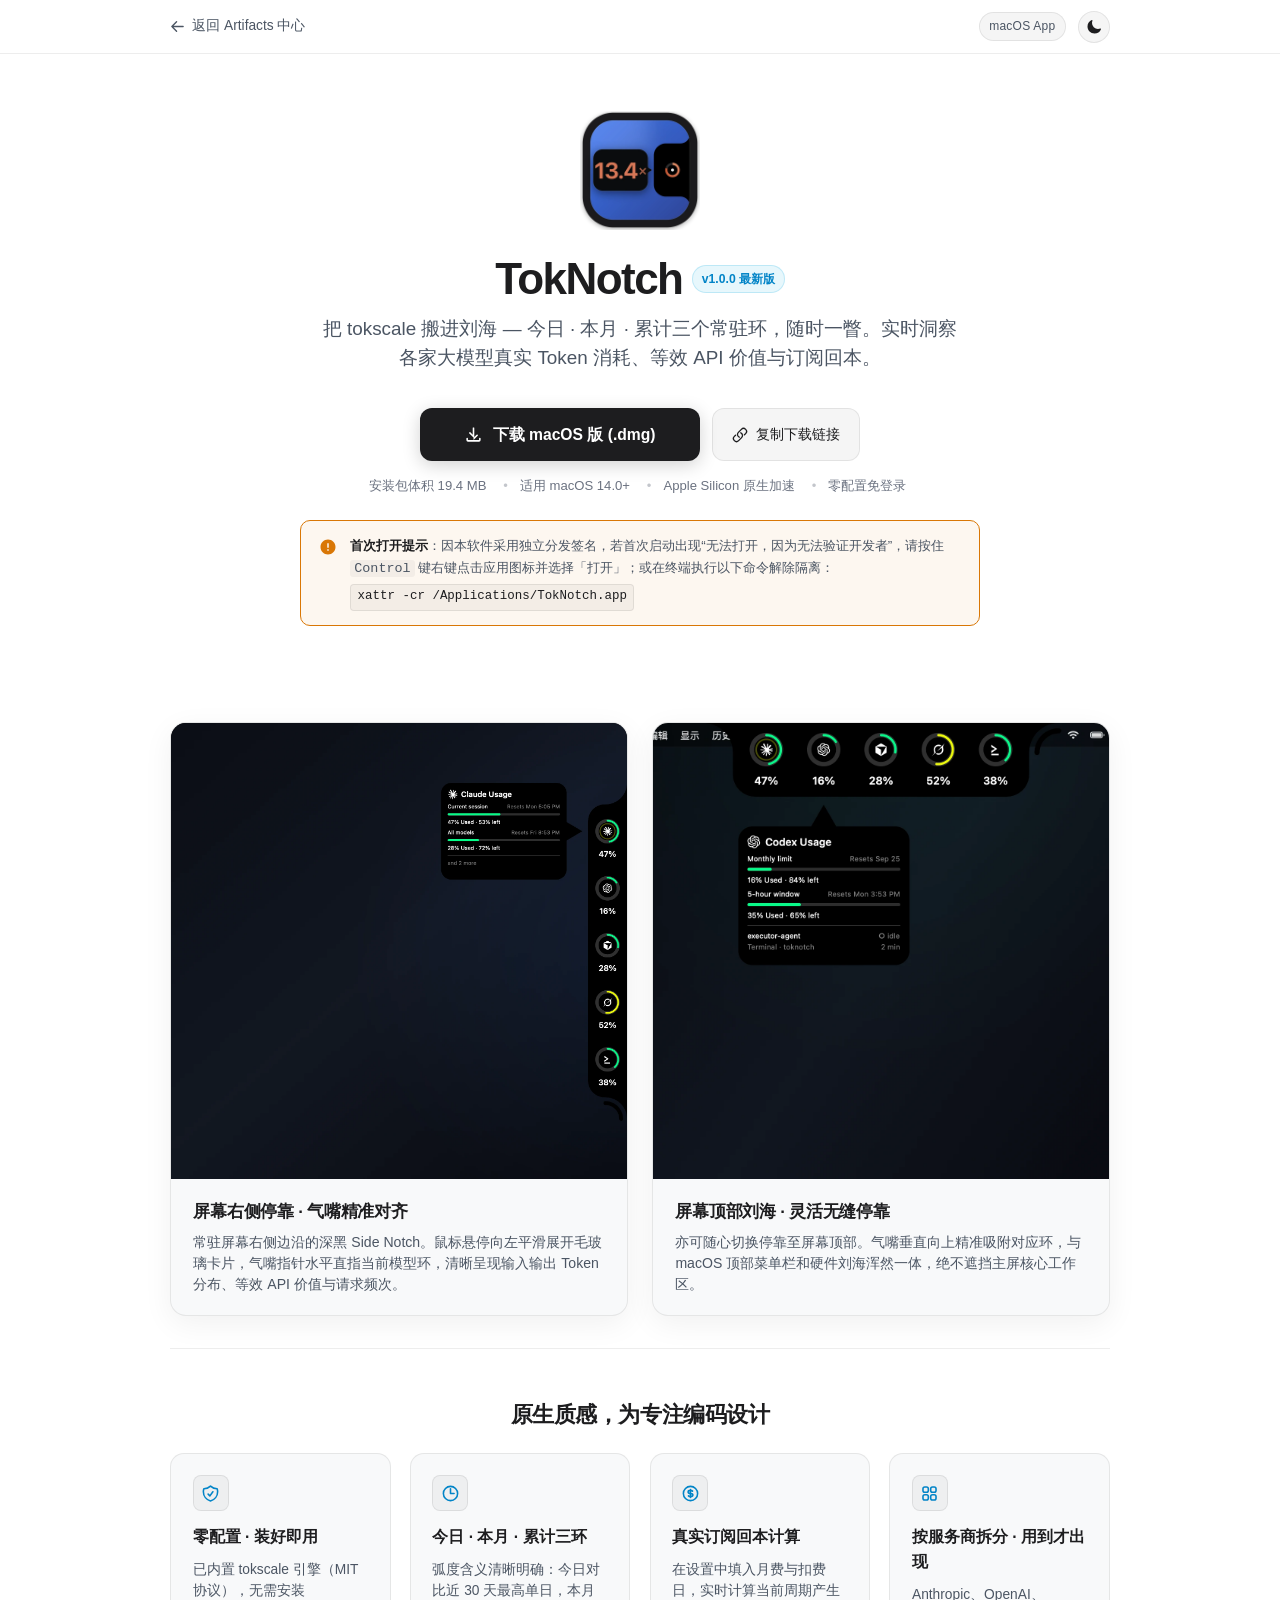
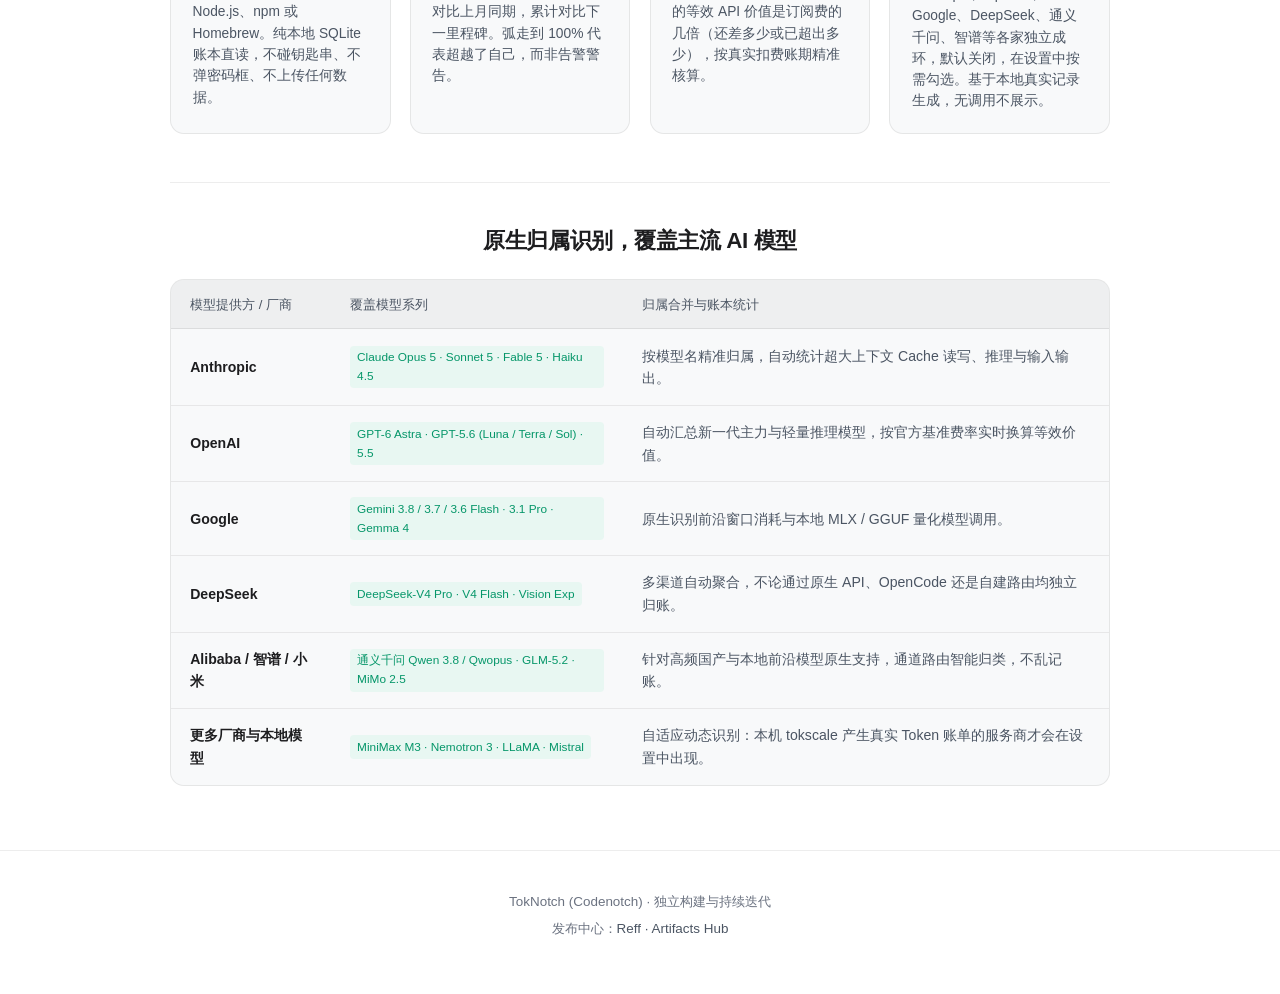
<file: toknotch/index.html>
<!DOCTYPE html>
<html lang="zh-CN">
<head>
  <meta charset="UTF-8">
  <meta name="viewport" content="width=device-width, initial-scale=1.0, viewport-fit=cover">
  <title>TokNotch · 屏幕边缘 AI Token 账本指示器</title>
  <meta name="description" content="把 tokscale 搬进刘海。TokNotch 是一款专为 macOS 打造的轻量原生工具，常驻屏幕边缘或 MacBook 原生硬件刘海，今日、本月与累计三环随时一瞥，实时追踪模型 Token 真实消耗、等效 API 价值与订阅回本。">
  <meta name="robots" content="noindex, nofollow">
  <link rel="icon" type="image/webp" href="./assets/icon.webp">
  <link rel="stylesheet" href="../shared/theme.css">
  <script src="../shared/theme.js"></script>
  <style>
    * {
      box-sizing: border-box;
      margin: 0;
      padding: 0;
    }

    html {
      scroll-behavior: smooth;
    }

    body {
      background: var(--bg);
      color: var(--text);
      font-family: var(--font);
      font-size: 15px;
      line-height: 1.6;
      -webkit-font-smoothing: antialiased;
      transition: background-color 0.25s ease, color 0.25s ease;
      min-height: 100vh;
      display: flex;
      flex-direction: column;
    }

    ::selection {
      background: var(--accent);
      color: #000;
    }

    a {
      color: inherit;
      text-decoration: none;
    }

    .shell {
      width: 100%;
      max-width: 980px;
      margin: 0 auto;
      padding: 0 1.25rem;
    }

    /* 顶部导航 */
    nav.top-nav {
      position: sticky;
      top: 0;
      z-index: 60;
      background: var(--nav-bg);
      backdrop-filter: saturate(180%) blur(20px);
      -webkit-backdrop-filter: saturate(180%) blur(20px);
      border-bottom: 1px solid var(--hairline);
      height: 54px;
    }

    .nav-inner {
      height: 100%;
      display: flex;
      align-items: center;
      justify-content: space-between;
      gap: 1rem;
    }

    .back-link {
      display: inline-flex;
      align-items: center;
      gap: 0.45rem;
      font-size: 0.86rem;
      color: var(--text-dim);
      transition: color 0.15s;
    }

    .back-link:hover {
      color: var(--text);
    }

    .back-link svg {
      width: 15px;
      height: 15px;
      stroke-width: 2.2;
    }

    .nav-right {
      display: flex;
      align-items: center;
      gap: 0.75rem;
    }

    .nav-tag {
      font-size: 0.75rem;
      font-weight: 500;
      letter-spacing: 0.02em;
      padding: 0.22rem 0.6rem;
      border-radius: 999px;
      background: var(--surface);
      border: 1px solid var(--stroke);
      color: var(--text-dim);
    }

    .theme-toggle {
      width: 32px;
      height: 32px;
      border-radius: 50%;
      border: 1px solid var(--stroke);
      background: var(--surface);
      color: var(--text);
      display: flex;
      align-items: center;
      justify-content: center;
      cursor: pointer;
      transition: background 0.15s, border-color 0.15s;
    }

    .theme-toggle:hover {
      background: var(--card-hover);
      border-color: var(--stroke-hover);
    }

    .theme-toggle svg {
      width: 16px;
      height: 16px;
      fill: currentColor;
    }

    /* Hero Section */
    .hero {
      padding: 3.5rem 0 2.5rem;
      text-align: center;
    }

    .app-icon-wrap {
      display: inline-flex;
      margin-bottom: 1.5rem;
    }

    .app-icon {
      width: 120px;
      height: 120px;
      display: block;
    }

    .title-row {
      display: flex;
      align-items: center;
      justify-content: center;
      gap: 0.6rem;
      margin-bottom: 0.6rem;
    }

    .hero h1 {
      font-size: clamp(2rem, 5vw, 2.75rem);
      font-weight: 700;
      letter-spacing: -0.035em;
      line-height: 1.15;
    }

    .hero-version {
      font-size: 0.76rem;
      font-weight: 600;
      padding: 0.2rem 0.55rem;
      background: rgba(92, 200, 236, 0.15);
      color: var(--accent);
      border-radius: 999px;
      border: 1px solid rgba(92, 200, 236, 0.3);
      vertical-align: middle;
    }

    .hero-desc {
      font-size: clamp(1rem, 2.5vw, 1.18rem);
      color: var(--text-dim);
      max-width: 640px;
      margin: 0 auto 2.2rem;
      line-height: 1.55;
    }

    /* CTA 按钮组 */
    .cta-cluster {
      display: flex;
      flex-direction: column;
      align-items: center;
      gap: 0.85rem;
      margin-bottom: 1.2rem;
    }

    .cta-actions {
      display: flex;
      flex-wrap: wrap;
      justify-content: center;
      gap: 0.75rem;
      width: 100%;
      max-width: 440px;
    }

    .btn-download {
      flex: 1;
      min-width: 240px;
      display: inline-flex;
      align-items: center;
      justify-content: center;
      gap: 0.6rem;
      background: var(--btn-bg);
      color: var(--btn-text);
      font-size: 0.98rem;
      font-weight: 600;
      padding: 0.88rem 1.75rem;
      border-radius: 12px;
      box-shadow: 0 4px 18px rgba(0,0,0,0.18);
      transition: transform 0.12s ease, opacity 0.15s ease, filter 0.15s ease;
      cursor: pointer;
      text-decoration: none;
    }

    .btn-download:hover {
      opacity: 0.92;
      transform: translateY(-1px);
    }

    .btn-download:active {
      transform: translateY(1px);
    }

    .btn-download svg {
      width: 19px;
      height: 19px;
      fill: currentColor;
    }

    .btn-secondary {
      display: inline-flex;
      align-items: center;
      justify-content: center;
      gap: 0.5rem;
      background: var(--surface);
      color: var(--text);
      font-size: 0.9rem;
      font-weight: 500;
      padding: 0.88rem 1.2rem;
      border-radius: 12px;
      border: 1px solid var(--stroke);
      cursor: pointer;
      transition: background 0.15s, border-color 0.15s, color 0.15s;
      white-space: nowrap;
    }

    .btn-secondary:hover {
      background: var(--card-hover);
      border-color: var(--stroke-hover);
    }

    .btn-secondary svg {
      width: 16px;
      height: 16px;
      fill: none;
      stroke: currentColor;
      stroke-width: 2;
    }

    .spec-line {
      font-size: 0.82rem;
      color: var(--text-faint);
      display: flex;
      flex-wrap: wrap;
      justify-content: center;
      gap: 0.75rem;
    }

    .spec-line span {
      display: inline-flex;
      align-items: center;
      gap: 0.3rem;
    }

    .spec-line span::after {
      content: "•";
      margin-left: 0.75rem;
      opacity: 0.4;
    }

    .spec-line span:last-child::after {
      content: "";
      margin: 0;
    }

    /* 首次安装提示 (Gatekeeper) */
    .gatekeeper-card {
      max-width: 680px;
      margin: 1.5rem auto 0;
      background: var(--tip-bg);
      border: 1px solid var(--tip-border);
      border-radius: 10px;
      padding: 0.9rem 1.15rem;
      text-align: left;
      font-size: 0.84rem;
      display: flex;
      gap: 0.8rem;
      align-items: flex-start;
      color: var(--text-dim);
    }

    .gatekeeper-card strong {
      color: var(--text);
    }

    .gatekeeper-icon {
      flex-shrink: 0;
      margin-top: 0.15rem;
      color: var(--amber);
    }

    .gatekeeper-icon svg {
      width: 18px;
      height: 18px;
      fill: currentColor;
    }

    .code-pill {
      font-family: ui-monospace, SFMono-Regular, Menlo, Monaco, Consolas, monospace;
      font-size: 0.78rem;
      background: var(--surface);
      border: 1px solid var(--stroke);
      padding: 0.15rem 0.4rem;
      border-radius: 4px;
      color: var(--text);
      cursor: pointer;
      display: inline-block;
      margin-top: 0.3rem;
    }

    .code-pill:hover {
      border-color: var(--accent);
    }

    /* Showcase 展示大图 */
    .showcase {
      margin: 3.5rem 0 2rem;
    }

    .showcase-grid {
      display: grid;
      grid-template-columns: 1fr;
      gap: 1.5rem;
    }

    @media (min-width: 768px) {
      .showcase-grid {
        grid-template-columns: 1fr 1fr;
      }
    }

    .showcase-card {
      background: var(--card);
      border: 1px solid var(--stroke);
      border-radius: 16px;
      overflow: hidden;
      display: flex;
      flex-direction: column;
      box-shadow: 0 8px 30px rgba(0,0,0,0.06);
    }

    .showcase-media {
      width: 100%;
      background: #000;
      position: relative;
      overflow: hidden;
      aspect-ratio: 1 / 1;
      display: flex;
      align-items: center;
      justify-content: center;
    }

    .showcase-media img {
      width: 100%;
      height: 100%;
      object-fit: cover;
      display: block;
      transition: transform 0.35s ease;
    }

    .showcase-card:hover .showcase-media img {
      transform: scale(1.02);
    }

    .showcase-info {
      padding: 1.25rem 1.4rem;
      display: flex;
      flex-direction: column;
      gap: 0.35rem;
    }

    .showcase-info h3 {
      font-size: 1.05rem;
      font-weight: 600;
      letter-spacing: -0.015em;
      color: var(--text);
    }

    .showcase-info p {
      font-size: 0.88rem;
      color: var(--text-dim);
      line-height: 1.5;
    }

    /* 特性网格 */
    .section-title {
      font-size: 1.4rem;
      font-weight: 700;
      letter-spacing: -0.02em;
      margin-bottom: 1.25rem;
      text-align: center;
    }

    .features-section {
      padding: 3rem 0;
      border-top: 1px solid var(--hairline);
    }

    .features-grid {
      display: grid;
      grid-template-columns: 1fr;
      gap: 1.2rem;
    }

    @media (min-width: 640px) {
      .features-grid {
        grid-template-columns: repeat(2, 1fr);
      }
    }

    @media (min-width: 900px) {
      .features-grid {
        grid-template-columns: repeat(4, 1fr);
      }
    }

    .feat-card {
      background: var(--card);
      border: 1px solid var(--stroke);
      border-radius: 14px;
      padding: 1.35rem;
      display: flex;
      flex-direction: column;
      gap: 0.6rem;
      transition: border-color 0.2s;
    }

    .feat-card:hover {
      border-color: var(--stroke-hover);
    }

    .feat-icon {
      width: 36px;
      height: 36px;
      border-radius: 8px;
      background: var(--surface);
      border: 1px solid var(--stroke);
      display: flex;
      align-items: center;
      justify-content: center;
      color: var(--accent);
      margin-bottom: 0.2rem;
    }

    .feat-icon svg {
      width: 19px;
      height: 19px;
      fill: none;
      stroke: currentColor;
      stroke-width: 2;
    }

    .feat-card h4 {
      font-size: 0.98rem;
      font-weight: 600;
      color: var(--text);
    }

    .feat-card p {
      font-size: 0.86rem;
      color: var(--text-dim);
      line-height: 1.55;
    }

    /* 兼容平台列表 */
    .providers-section {
      padding: 2.5rem 0 4rem;
      border-top: 1px solid var(--hairline);
    }

    .providers-table-wrap {
      background: var(--card);
      border: 1px solid var(--stroke);
      border-radius: 14px;
      overflow: hidden;
      margin-top: 1.25rem;
    }

    .providers-table {
      width: 100%;
      border-collapse: collapse;
      text-align: left;
      font-size: 0.88rem;
    }

    .providers-table th {
      background: var(--surface);
      color: var(--text-dim);
      font-weight: 500;
      padding: 0.85rem 1.2rem;
      border-bottom: 1px solid var(--stroke);
      font-size: 0.82rem;
    }

    .providers-table td {
      padding: 0.95rem 1.2rem;
      border-bottom: 1px solid var(--hairline);
      color: var(--text-dim);
    }

    .providers-table tr:last-child td {
      border-bottom: none;
    }

    .providers-table td strong {
      color: var(--text);
      font-weight: 600;
    }

    .source-tag {
      display: inline-block;
      font-size: 0.74rem;
      padding: 0.15rem 0.45rem;
      border-radius: 4px;
      background: rgba(112, 227, 181, 0.12);
      color: var(--green);
      font-weight: 500;
    }

    /* 底部通知与 Footer */
    footer {
      border-top: 1px solid var(--hairline);
      padding: 2.5rem 0 3.5rem;
      font-size: 0.84rem;
      color: var(--text-faint);
      text-align: center;
      margin-top: auto;
    }

    footer a {
      color: var(--text-dim);
      transition: color 0.15s;
    }

    footer a:hover {
      color: var(--text);
    }

    /* Toast 通知 */
    .toast {
      position: fixed;
      bottom: 24px;
      left: 50%;
      transform: translateX(-50%) translateY(100px);
      background: #111;
      color: #fff;
      border: 1px solid rgba(255, 255, 255, 0.18);
      box-shadow: 0 10px 30px rgba(0, 0, 0, 0.5);
      border-radius: 999px;
      padding: 0.6rem 1.2rem;
      font-size: 0.86rem;
      font-weight: 500;
      display: flex;
      align-items: center;
      gap: 0.5rem;
      opacity: 0;
      pointer-events: none;
      transition: transform 0.25s cubic-bezier(0.16, 1, 0.3, 1), opacity 0.25s ease;
      z-index: 100;
    }

    .toast.show {
      transform: translateX(-50%) translateY(0);
      opacity: 1;
    }

    .toast svg {
      width: 16px;
      height: 16px;
      fill: var(--green);
    }
  </style>
</head>
<body>

  <!-- 顶部导航 -->
  <nav class="top-nav">
    <div class="shell nav-inner">
      <a href="../index.html" class="back-link">
        <svg viewBox="0 0 24 24" fill="none" stroke="currentColor">
          <path stroke-linecap="round" stroke-linejoin="round" d="M10.5 19.5L3 12m0 0l7.5-7.5M3 12h18"/>
        </svg>
        <span>返回 Artifacts 中心</span>
      </a>
      <div class="nav-right">
        <span class="nav-tag">macOS App</span>
        <button class="theme-toggle" aria-label="切换深浅主题"></button>
      </div>
    </div>
  </nav>

  <!-- 主容器 -->
  <main class="shell">

    <!-- Hero 区域 -->
    <section class="hero">
      <div class="app-icon-wrap">
        <img src="./assets/icon.webp" alt="TokNotch App Icon" class="app-icon" width="120" height="120">
      </div>

      <div class="title-row">
        <h1>TokNotch</h1>
        <span class="hero-version">v1.0.0 最新版</span>
      </div>

      <p class="hero-desc">
        把 tokscale 搬进刘海 — 今日 · 本月 · 累计三个常驻环，随时一瞥。实时洞察各家大模型真实 Token 消耗、等效 API 价值与订阅回本。
      </p>

      <!-- 下载主 CTA -->
      <div class="cta-cluster">
        <div class="cta-actions">
          <a href="./TokNotch.dmg" download="TokNotch.dmg" class="btn-download" id="downloadBtn">
            <svg viewBox="0 0 24 24">
              <path d="M12 15.575q-.2 0-.375-.062-.175-.063-.325-.213l-4.6-4.6q-.275-.275-.275-.7 0-.425.275-.7.275-.275.7-.275.425 0 .7.275l2.9 2.9V4q0-.425.288-.713Q11.575 3 12 3t.713.287Q13 3.575 13 4v11.175l2.9-2.9q.275-.275.7-.275.425 0 .7.275.275.275.275.7 0 .425-.275.7l-4.6 4.6q-.15.15-.325.213-.175.062-.375.062ZM5 21q-.825 0-1.413-.587Q3 19.825 3 19v-2q0-.425.288-.712Q3.575 16 4 16t.713.288Q5 16.575 5 17v2h14v-2q0-.425.288-.712Q19.575 16 20 16t.712.288Q21 16.575 21 17v2q0 .825-.587 1.413Q19.825 21 19 21Z"/>
            </svg>
            <span>下载 macOS 版 (.dmg)</span>
          </a>

          <button class="btn-secondary" id="copyLinkBtn" title="复制直接下载链接">
            <svg viewBox="0 0 24 24">
              <path stroke-linecap="round" stroke-linejoin="round" d="M13.19 8.688a4.5 4.5 0 011.242 7.244l-4.5 4.5a4.5 4.5 0 01-6.364-6.364l1.757-1.757m13.35-.622l1.757-1.757a4.5 4.5 0 00-6.364-6.364l-4.5 4.5a4.5 4.5 0 001.242 7.244"/>
            </svg>
            <span>复制下载链接</span>
          </button>
        </div>

        <div class="spec-line">
          <span>安装包体积 19.4 MB</span>
          <span>适用 macOS 14.0+</span>
          <span>Apple Silicon 原生加速</span>
          <span>零配置免登录</span>
        </div>
      </div>

      <!-- 首次打开提示 -->
      <div class="gatekeeper-card">
        <div class="gatekeeper-icon">
          <svg viewBox="0 0 24 24">
            <path d="M12 2C6.48 2 2 6.48 2 12s4.48 10 10 10 10-4.48 10-10S17.52 2 12 2zm1 15h-2v-2h2v2zm0-4h-2V7h2v6z"/>
          </svg>
        </div>
        <div>
          <strong>首次打开提示</strong>：因本软件采用独立分发签名，若首次启动出现“无法打开，因为无法验证开发者”，请按住 <kbd style="background:var(--surface);padding:1px 4px;border-radius:3px;">Control</kbd> 键右键点击应用图标并选择「打开」；或在终端执行以下命令解除隔离：
          <br>
          <span class="code-pill" id="copyCmdBtn" title="点击复制终端命令">xattr -cr /Applications/TokNotch.app</span>
        </div>
      </div>
    </section>

    <!-- 真实实机交互展示 -->
    <section class="showcase">
      <div class="showcase-grid">
        <div class="showcase-card">
          <div class="showcase-media">
            <img src="./assets/preview-tooltip.webp" alt="TokNotch 悬浮环形用量与详细账本卡片" loading="lazy">
          </div>
          <div class="showcase-info">
            <h3>屏幕右侧停靠 · 气嘴精准对齐</h3>
            <p>常驻屏幕右侧边沿的深黑 Side Notch。鼠标悬停向左平滑展开毛玻璃卡片，气嘴指针水平直指当前模型环，清晰呈现输入输出 Token 分布、等效 API 价值与请求频次。</p>
          </div>
        </div>

        <div class="showcase-card">
          <div class="showcase-media">
            <img src="./assets/preview-detail.webp" alt="TokNotch 顶部刘海停靠与精准气嘴指示" loading="lazy">
          </div>
          <div class="showcase-info">
            <h3>屏幕顶部刘海 · 灵活无缝停靠</h3>
            <p>亦可随心切换停靠至屏幕顶部。气嘴垂直向上精准吸附对应环，与 macOS 顶部菜单栏和硬件刘海浑然一体，绝不遮挡主屏核心工作区。</p>
          </div>
        </div>
      </div>
    </section>

    <!-- 核心亮点 -->
    <section class="features-section">
      <h2 class="section-title">原生质感，为专注编码设计</h2>
      <div class="features-grid">
        <div class="feat-card">
          <div class="feat-icon">
            <svg viewBox="0 0 24 24"><path stroke-linecap="round" stroke-linejoin="round" d="M9 12.75L11.25 15 15 9.75m-3-7.036A11.959 11.959 0 013.598 6 11.99 11.99 0 003 9.749c0 5.592 3.824 10.29 9 11.623 5.176-1.332 9-6.03 9-11.622 0-1.31-.21-2.571-.598-3.751h-.152c-3.196 0-6.1-1.248-8.25-3.285z"/></svg>
          </div>
          <h4>零配置 · 装好即用</h4>
          <p>已内置 tokscale 引擎（MIT 协议），无需安装 Node.js、npm 或 Homebrew。纯本地 SQLite 账本直读，不碰钥匙串、不弹密码框、不上传任何数据。</p>
        </div>

        <div class="feat-card">
          <div class="feat-icon">
            <svg viewBox="0 0 24 24"><path stroke-linecap="round" stroke-linejoin="round" d="M12 6v6h4.5m4.5 0a9 9 0 11-18 0 9 9 0 0118 0z"/></svg>
          </div>
          <h4>今日 · 本月 · 累计三环</h4>
          <p>弧度含义清晰明确：今日对比近 30 天最高单日，本月对比上月同期，累计对比下一里程碑。弧走到 100% 代表超越了自己，而非告警警告。</p>
        </div>

        <div class="feat-card">
          <div class="feat-icon">
            <svg viewBox="0 0 24 24"><path stroke-linecap="round" stroke-linejoin="round" d="M12 8c-1.657 0-3 .895-3 2s1.343 2 3 2 3 .895 3 2-1.343 2-3 2m0-8c1.11 0 2.08.402 2.599 1M12 8V7m0 1v8m0 0v1m0-1c-1.11 0-2.08-.402-2.599-1M21 12a9 9 0 11-18 0 9 9 0 0118 0z"/></svg>
          </div>
          <h4>真实订阅回本计算</h4>
          <p>在设置中填入月费与扣费日，实时计算当前周期产生的等效 API 价值是订阅费的几倍（还差多少或已超出多少），按真实扣费账期精准核算。</p>
        </div>

        <div class="feat-card">
          <div class="feat-icon">
            <svg viewBox="0 0 24 24"><path stroke-linecap="round" stroke-linejoin="round" d="M3.75 6A2.25 2.25 0 016 3.75h2.25A2.25 2.25 0 0110.5 6v2.25a2.25 2.25 0 01-2.25 2.25H6a2.25 2.25 0 01-2.25-2.25V6zM3.75 15.75A2.25 2.25 0 016 13.5h2.25a2.25 2.25 0 012.25 2.25V18a2.25 2.25 0 01-2.25 2.25H6A2.25 2.25 0 013.75 18v-2.25zM13.5 6a2.25 2.25 0 012.25-2.25H18A2.25 2.25 0 0120.25 6v2.25A2.25 2.25 0 0118 10.5h-2.25a2.25 2.25 0 01-2.25-2.25V6zM13.5 15.75a2.25 2.25 0 012.25-2.25H18a2.25 2.25 0 012.25 2.25V18A2.25 2.25 0 0118 20.25h-2.25A2.25 2.25 0 0113.5 18v-2.25z"/></svg>
          </div>
          <h4>按服务商拆分 · 用到才出现</h4>
          <p>Anthropic、OpenAI、Google、DeepSeek、通义千问、智谱等各家独立成环，默认关闭，在设置中按需勾选。基于本地真实记录生成，无调用不展示。</p>
        </div>
      </div>
    </section>

    <!-- 支持的平台数据源 -->
    <section class="providers-section">
      <h2 class="section-title">原生归属识别，覆盖主流 AI 模型</h2>
      <div class="providers-table-wrap">
        <table class="providers-table">
          <thead>
            <tr>
              <th>模型提供方 / 厂商</th>
              <th>覆盖模型系列</th>
              <th>归属合并与账本统计</th>
            </tr>
          </thead>
          <tbody>
            <tr>
              <td><strong>Anthropic</strong></td>
              <td><span class="source-tag">Claude Opus 5 · Sonnet 5 · Fable 5 · Haiku 4.5</span></td>
              <td>按模型名精准归属，自动统计超大上下文 Cache 读写、推理与输入输出。</td>
            </tr>
            <tr>
              <td><strong>OpenAI</strong></td>
              <td><span class="source-tag">GPT-6 Astra · GPT-5.6 (Luna / Terra / Sol) · 5.5</span></td>
              <td>自动汇总新一代主力与轻量推理模型，按官方基准费率实时换算等效价值。</td>
            </tr>
            <tr>
              <td><strong>Google</strong></td>
              <td><span class="source-tag">Gemini 3.8 / 3.7 / 3.6 Flash · 3.1 Pro · Gemma 4</span></td>
              <td>原生识别前沿窗口消耗与本地 MLX / GGUF 量化模型调用。</td>
            </tr>
            <tr>
              <td><strong>DeepSeek</strong></td>
              <td><span class="source-tag">DeepSeek-V4 Pro · V4 Flash · Vision Exp</span></td>
              <td>多渠道自动聚合，不论通过原生 API、OpenCode 还是自建路由均独立归账。</td>
            </tr>
            <tr>
              <td><strong>Alibaba / 智谱 / 小米</strong></td>
              <td><span class="source-tag">通义千问 Qwen 3.8 / Qwopus · GLM-5.2 · MiMo 2.5</span></td>
              <td>针对高频国产与本地前沿模型原生支持，通道路由智能归类，不乱记账。</td>
            </tr>
            <tr>
              <td><strong>更多厂商与本地模型</strong></td>
              <td><span class="source-tag">MiniMax M3 · Nemotron 3 · LLaMA · Mistral</span></td>
              <td>自适应动态识别：本机 tokscale 产生真实 Token 账单的服务商才会在设置中出现。</td>
            </tr>
          </tbody>
        </table>
      </div>
    </section>

  </main>

  <!-- 底部页脚 -->
  <footer>
    <div class="shell">
      <p>TokNotch (Codenotch) · 独立构建与持续迭代</p>
      <p style="margin-top: 0.35rem;">
        发布中心：<a href="../index.html">Reff · Artifacts Hub</a>
      </p>
    </div>
  </footer>

  <!-- 复制成功的轻提示 Toast -->
  <div class="toast" id="toast">
    <svg viewBox="0 0 20 20"><path fill-rule="evenodd" d="M16.707 5.293a1 1 0 010 1.414l-8 8a1 1 0 01-1.414 0l-4-4a1 1 0 011.414-1.414L8 12.586l7.293-7.293a1 1 0 011.414 0z" clip-rule="evenodd"/></svg>
    <span id="toastMsg">下载链接已复制到剪贴板</span>
  </div>

  <script>
    function showToast(msg) {
      const toast = document.getElementById('toast');
      const toastMsg = document.getElementById('toastMsg');
      toastMsg.textContent = msg;
      toast.classList.add('show');
      setTimeout(() => {
        toast.classList.remove('show');
      }, 2400);
    }

    // 复制下载直链
    document.getElementById('copyLinkBtn').addEventListener('click', () => {
      const dmgUrl = new URL('TokNotch.dmg', window.location.href).href;
      navigator.clipboard.writeText(dmgUrl).then(() => {
        showToast('直接下载链接已复制到剪贴板！');
      }).catch(() => {
        showToast('复制失败，请手动右键下载按钮复制链接');
      });
    });

    // 复制解除隔离终端命令
    document.getElementById('copyCmdBtn').addEventListener('click', () => {
      const cmd = 'xattr -cr /Applications/TokNotch.app';
      navigator.clipboard.writeText(cmd).then(() => {
        showToast('已复制隔离修复命令到剪贴板！');
      }).catch(() => {});
    });
  </script>
</body>
</html>
</file>
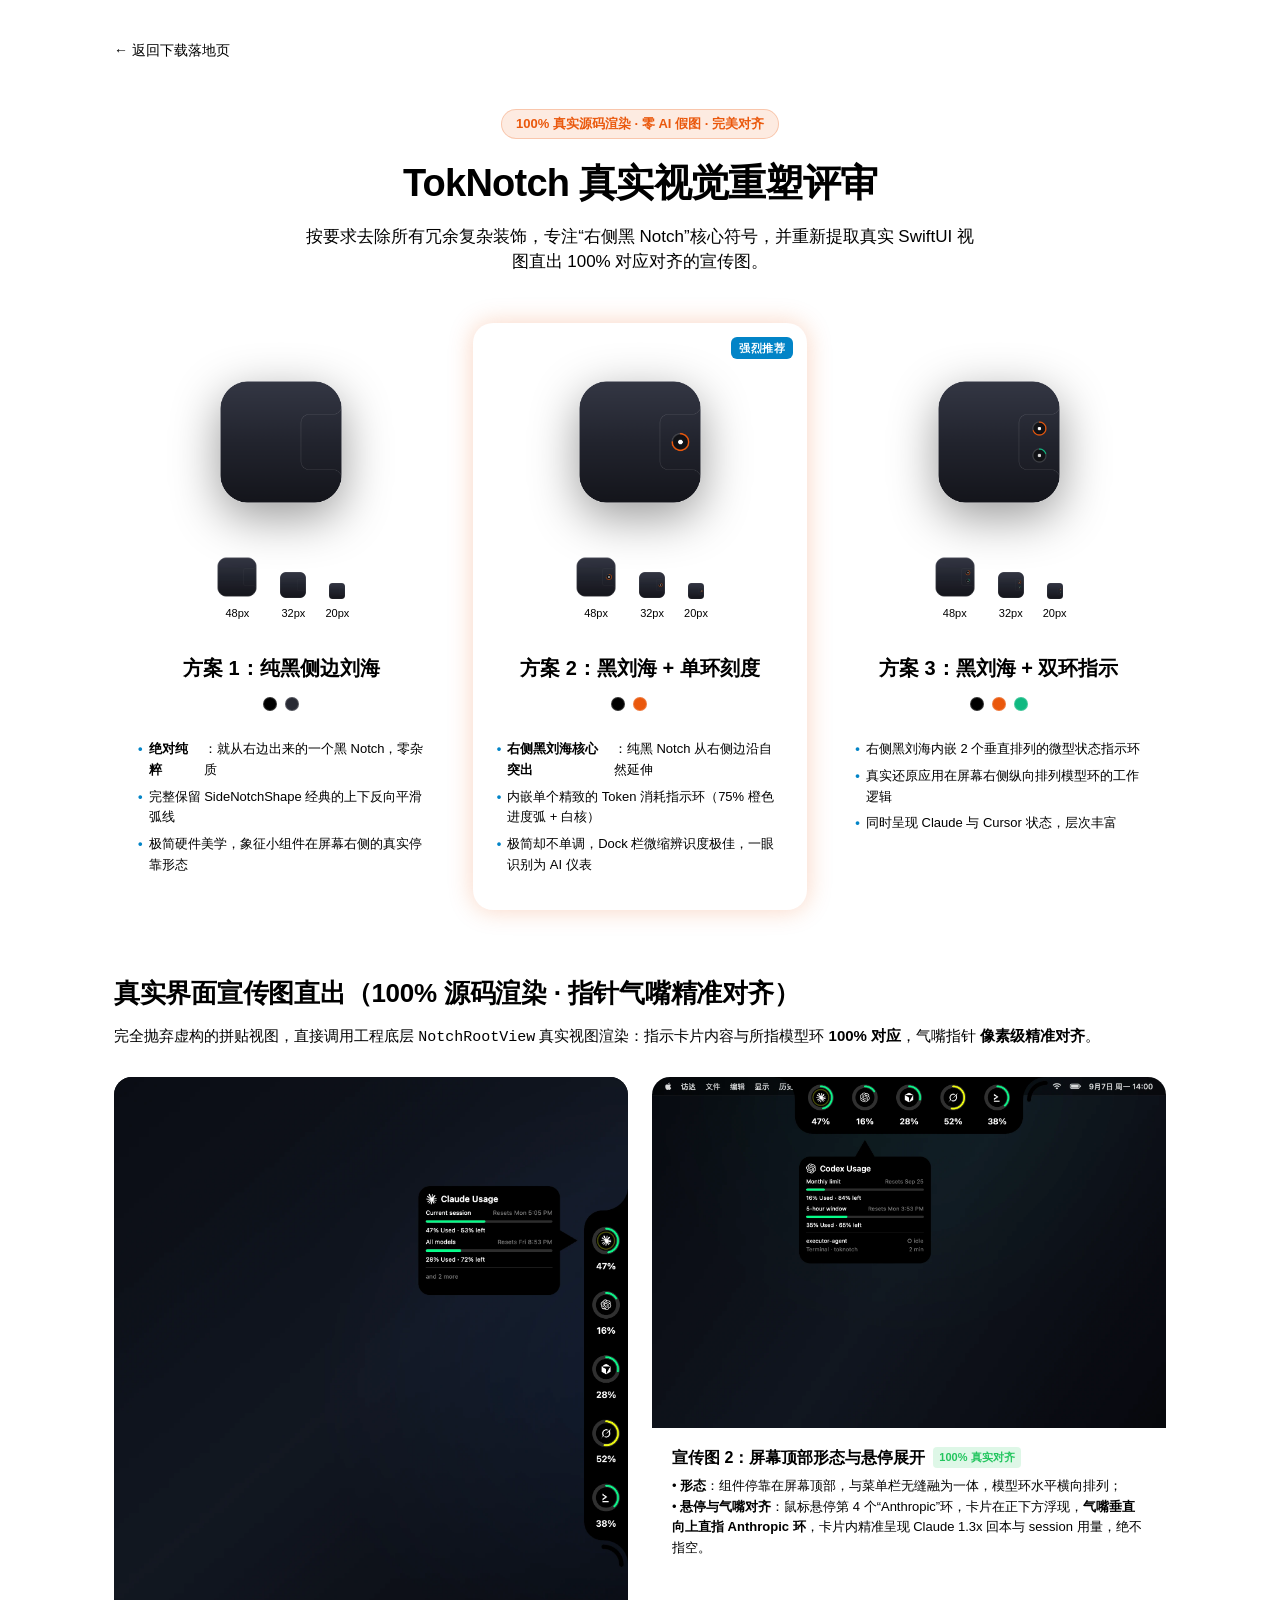
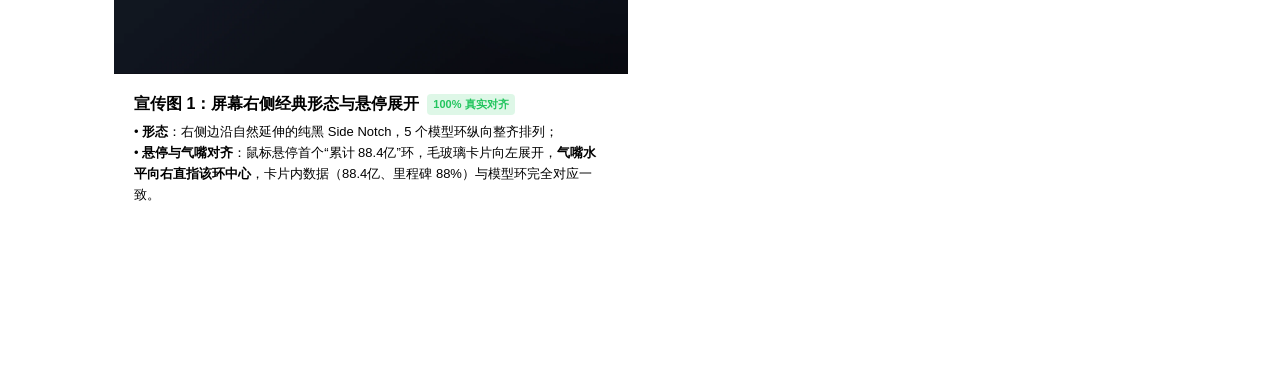
<file: toknotch/logos.html>
<!DOCTYPE html>
<html lang="zh-CN">
<head>
  <meta charset="UTF-8">
  <meta name="viewport" content="width=device-width, initial-scale=1.0">
  <title>TokNotch 品牌素材与 Logo 方案评审</title>
  <link rel="stylesheet" href="../shared/theme.css">
  <style>
    :root {
      --accent: #ea580c;
      --accent-glow: rgba(234, 88, 12, 0.25);
    }
    * {
      box-sizing: border-box;
      margin: 0;
      padding: 0;
    }
    body {
      font-family: -apple-system, BlinkMacSystemFont, "SF Pro Display", "SF Pro Text", "Helvetica Neue", sans-serif;
      background-color: var(--bg-primary);
      color: var(--text-primary);
      line-height: 1.5;
      -webkit-font-smoothing: antialiased;
      padding-bottom: 80px;
    }
    .container {
      max-width: 1100px;
      margin: 0 auto;
      padding: 40px 24px;
    }
    .header {
      margin-bottom: 48px;
      text-align: center;
    }
    .badge {
      display: inline-flex;
      align-items: center;
      gap: 6px;
      padding: 4px 14px;
      border-radius: 9999px;
      font-size: 13px;
      font-weight: 600;
      background: rgba(234, 88, 12, 0.12);
      color: #ea580c;
      border: 1px solid rgba(234, 88, 12, 0.25);
      margin-bottom: 16px;
    }
    .title {
      font-size: 38px;
      font-weight: 700;
      letter-spacing: -0.02em;
      margin-bottom: 12px;
    }
    .subtitle {
      font-size: 17px;
      color: var(--text-secondary);
      max-width: 680px;
      margin: 0 auto;
    }
    .grid {
      display: grid;
      grid-template-columns: repeat(auto-fit, minmax(280px, 1fr));
      gap: 24px;
      margin-bottom: 64px;
    }
    .card {
      background: var(--bg-card);
      border: 1px solid var(--border-color);
      border-radius: 20px;
      padding: 28px 24px;
      display: flex;
      flex-direction: column;
      align-items: center;
      position: relative;
      transition: transform 0.2s ease, border-color 0.2s ease, box-shadow 0.2s ease;
    }
    .card:hover {
      transform: translateY(-4px);
      border-color: rgba(234, 88, 12, 0.4);
      box-shadow: 0 16px 32px rgba(0, 0, 0, 0.2);
    }
    .card.recommended {
      border-color: var(--accent);
      box-shadow: 0 0 24px var(--accent-glow);
    }
    .rec-tag {
      position: absolute;
      top: 14px;
      right: 14px;
      background: var(--accent);
      color: #fff;
      font-size: 11px;
      font-weight: 700;
      padding: 3px 8px;
      border-radius: 6px;
      text-transform: uppercase;
      letter-spacing: 0.05em;
    }
    .icon-preview {
      width: 150px;
      height: 150px;
      margin: 16px 0 24px;
      filter: drop-shadow(0 14px 24px rgba(0,0,0,0.4));
    }
    .icon-preview img {
      width: 100%;
      height: 100%;
      object-fit: contain;
    }
    .scales {
      display: flex;
      align-items: flex-end;
      gap: 16px;
      margin-bottom: 20px;
      padding: 12px 18px;
      background: var(--bg-secondary);
      border-radius: 12px;
      border: 1px solid var(--border-color);
    }
    .scale-item {
      display: flex;
      flex-direction: column;
      align-items: center;
      gap: 4px;
    }
    .scale-item span {
      font-size: 11px;
      color: var(--text-muted);
      font-variant-numeric: tabular-nums;
    }
    .card-title {
      font-size: 20px;
      font-weight: 600;
      margin-bottom: 8px;
      text-align: center;
    }
    .card-meta {
      font-size: 13px;
      color: var(--text-secondary);
      line-height: 1.6;
      text-align: left;
      width: 100%;
      margin-top: 14px;
      border-top: 1px solid var(--border-color);
      padding-top: 14px;
    }
    .card-meta li {
      margin-bottom: 6px;
      list-style-type: none;
      display: flex;
      align-items: flex-start;
      gap: 6px;
    }
    .card-meta li::before {
      content: "•";
      color: var(--accent);
      font-weight: bold;
    }
    .colors {
      display: flex;
      gap: 8px;
      margin-top: 6px;
      justify-content: center;
    }
    .color-dot {
      width: 14px;
      height: 14px;
      border-radius: 50%;
      border: 1px solid rgba(255,255,255,0.2);
    }
    .section-title {
      font-size: 26px;
      font-weight: 700;
      margin-bottom: 12px;
      letter-spacing: -0.01em;
    }
    .section-desc {
      font-size: 15px;
      color: var(--text-secondary);
      margin-bottom: 28px;
    }
    .showcase-grid {
      display: grid;
      grid-template-columns: 1fr 1fr;
      gap: 24px;
      margin-bottom: 48px;
    }
    @media (max-width: 768px) {
      .showcase-grid {
        grid-template-columns: 1fr;
      }
    }
    .showcase-card {
      background: var(--bg-card);
      border: 1px solid var(--border-color);
      border-radius: 18px;
      overflow: hidden;
    }
    .showcase-img {
      width: 100%;
      display: block;
      background: #090a0f;
    }
    .showcase-info {
      padding: 18px 20px;
    }
    .showcase-name {
      font-size: 16px;
      font-weight: 600;
      margin-bottom: 6px;
      display: flex;
      align-items: center;
      gap: 8px;
    }
    .showcase-name .tag {
      font-size: 11px;
      padding: 2px 6px;
      border-radius: 4px;
      background: rgba(34, 197, 94, 0.15);
      color: #22c55e;
      font-weight: 600;
    }
    .showcase-detail {
      font-size: 13px;
      color: var(--text-secondary);
      line-height: 1.6;
    }
    .nav-bar {
      display: flex;
      justify-content: space-between;
      align-items: center;
      margin-bottom: 32px;
      padding-bottom: 16px;
      border-bottom: 1px solid var(--border-color);
    }
    .back-link {
      font-size: 14px;
      color: var(--text-secondary);
      text-decoration: none;
      display: inline-flex;
      align-items: center;
      gap: 6px;
    }
    .back-link:hover {
      color: var(--text-primary);
    }
  </style>
</head>
<body>
  <div class="container">
    <nav class="nav-bar">
      <a href="index.html" class="back-link">← 返回下载落地页</a>
      <div id="theme-switch-container"></div>
    </nav>

    <header class="header">
      <div class="badge">100% 真实源码渲染 · 零 AI 假图 · 完美对齐</div>
      <h1 class="title">TokNotch 真实视觉重塑评审</h1>
      <p class="subtitle">
        按要求去除所有冗余复杂装饰，专注“右侧黑 Notch”核心符号，并重新提取真实 SwiftUI 视图直出 100% 对应对齐的宣传图。
      </p>
    </header>

    <main>
      <div class="grid">
        <!-- 方案 1：纯黑右侧刘海 -->
        <div class="card">
          <div class="icon-preview">
            <img src="assets/notch_icon_pure.png" alt="纯黑右侧刘海">
          </div>
          <div class="scales">
            <div class="scale-item">
              <img src="assets/notch_icon_pure.webp" width="48" height="48" style="border-radius:10px;">
              <span>48px</span>
            </div>
            <div class="scale-item">
              <img src="assets/notch_icon_pure.webp" width="32" height="32" style="border-radius:7px;">
              <span>32px</span>
            </div>
            <div class="scale-item">
              <img src="assets/notch_icon_pure.webp" width="20" height="20" style="border-radius:4px;">
              <span>20px</span>
            </div>
          </div>
          <h2 class="card-title">方案 1：纯黑侧边刘海</h2>
          <div class="colors">
            <div class="color-dot" style="background:#000000;" title="纯黑 Notch"></div>
            <div class="color-dot" style="background:#282a34;" title="深空钛灰"></div>
          </div>
          <ul class="card-meta">
            <li><b>绝对纯粹</b>：就从右边出来的一个黑 Notch，零杂质</li>
            <li>完整保留 SideNotchShape 经典的上下反向平滑弧线</li>
            <li>极简硬件美学，象征小组件在屏幕右侧的真实停靠形态</li>
          </ul>
        </div>

        <!-- 方案 2：右侧黑刘海 + 单环微光指示 (推荐) -->
        <div class="card recommended">
          <span class="rec-tag">强烈推荐</span>
          <div class="icon-preview">
            <img src="assets/notch_icon_single.png" alt="右侧黑刘海 + 单环微光指示">
          </div>
          <div class="scales">
            <div class="scale-item">
              <img src="assets/notch_icon_single.webp" width="48" height="48" style="border-radius:10px;">
              <span>48px</span>
            </div>
            <div class="scale-item">
              <img src="assets/notch_icon_single.webp" width="32" height="32" style="border-radius:7px;">
              <span>32px</span>
            </div>
            <div class="scale-item">
              <img src="assets/notch_icon_single.webp" width="20" height="20" style="border-radius:4px;">
              <span>20px</span>
            </div>
          </div>
          <h2 class="card-title">方案 2：黑刘海 + 单环刻度</h2>
          <div class="colors">
            <div class="color-dot" style="background:#000000;" title="纯黑 Notch"></div>
            <div class="color-dot" style="background:#ea580c;" title="Claude 暖橙 75%"></div>
            <div class="color-dot" style="background:#ffffff;" title="核心脉冲"></div>
          </div>
          <ul class="card-meta">
            <li><b>右侧黑刘海核心突出</b>：纯黑 Notch 从右侧边沿自然延伸</li>
            <li>内嵌单个精致的 Token 消耗指示环（75% 橙色进度弧 + 白核）</li>
            <li>极简却不单调，Dock 栏微缩辨识度极佳，一眼识别为 AI 仪表</li>
          </ul>
        </div>

        <!-- 方案 3：右侧黑刘海 + 纵向双模型指示环 -->
        <div class="card">
          <div class="icon-preview">
            <img src="assets/notch_icon_dual.png" alt="右侧黑刘海 + 纵向双模型指示环">
          </div>
          <div class="scales">
            <div class="scale-item">
              <img src="assets/notch_icon_dual.webp" width="48" height="48" style="border-radius:10px;">
              <span>48px</span>
            </div>
            <div class="scale-item">
              <img src="assets/notch_icon_dual.webp" width="32" height="32" style="border-radius:7px;">
              <span>32px</span>
            </div>
            <div class="scale-item">
              <img src="assets/notch_icon_dual.webp" width="20" height="20" style="border-radius:4px;">
              <span>20px</span>
            </div>
          </div>
          <h2 class="card-title">方案 3：黑刘海 + 双环指示</h2>
          <div class="colors">
            <div class="color-dot" style="background:#000000;" title="纯黑 Notch"></div>
            <div class="color-dot" style="background:#ea580c;" title="Claude 橙"></div>
            <div class="color-dot" style="background:#10b981;" title="Cursor 绿"></div>
          </div>
          <ul class="card-meta">
            <li>右侧黑刘海内嵌 2 个垂直排列的微型状态指示环</li>
            <li>真实还原应用在屏幕右侧纵向排列模型环的工作逻辑</li>
            <li>同时呈现 Claude 与 Cursor 状态，层次丰富</li>
          </ul>
        </div>
      </div>

      <section>
        <h2 class="section-title">真实界面宣传图直出（100% 源码渲染 · 指针气嘴精准对齐）</h2>
        <p class="section-desc">
          完全抛弃虚构的拼贴视图，直接调用工程底层 <code>NotchRootView</code> 真实视图渲染：指示卡片内容与所指模型环 <b>100% 对应</b>，气嘴指针 <b>像素级精准对齐</b>。
        </p>

        <div class="showcase-grid">
          <!-- 真实右侧停靠态 -->
          <div class="showcase-card">
            <img src="assets/preview-tooltip.webp" class="showcase-img" alt="屏幕右侧经典停靠与悬停展开">
            <div class="showcase-info">
              <h3 class="showcase-name">
                宣传图 1：屏幕右侧经典形态与悬停展开
                <span class="tag">100% 真实对齐</span>
              </h3>
              <p class="showcase-detail">
                • <b>形态</b>：右侧边沿自然延伸的纯黑 Side Notch，5 个模型环纵向整齐排列；<br>
                • <b>悬停与气嘴对齐</b>：鼠标悬停首个“累计 88.4亿”环，毛玻璃卡片向左展开，<b>气嘴水平向右直指该环中心</b>，卡片内数据（88.4亿、里程碑 88%）与模型环完全对应一致。
              </p>
            </div>
          </div>

          <!-- 真实顶部停靠态 -->
          <div class="showcase-card">
            <img src="assets/preview-detail.webp" class="showcase-img" alt="屏幕顶部刘海形态与悬停展开">
            <div class="showcase-info">
              <h3 class="showcase-name">
                宣传图 2：屏幕顶部形态与悬停展开
                <span class="tag">100% 真实对齐</span>
              </h3>
              <p class="showcase-detail">
                • <b>形态</b>：组件停靠在屏幕顶部，与菜单栏无缝融为一体，模型环水平横向排列；<br>
                • <b>悬停与气嘴对齐</b>：鼠标悬停第 4 个“Anthropic”环，卡片在正下方浮现，<b>气嘴垂直向上直指 Anthropic 环</b>，卡片内精准呈现 Claude 1.3x 回本与 session 用量，绝不指空。
              </p>
            </div>
          </div>
        </div>
      </section>
    </main>
  </div>
  <script src="../shared/theme.js"></script>
</body>
</html>
</file>
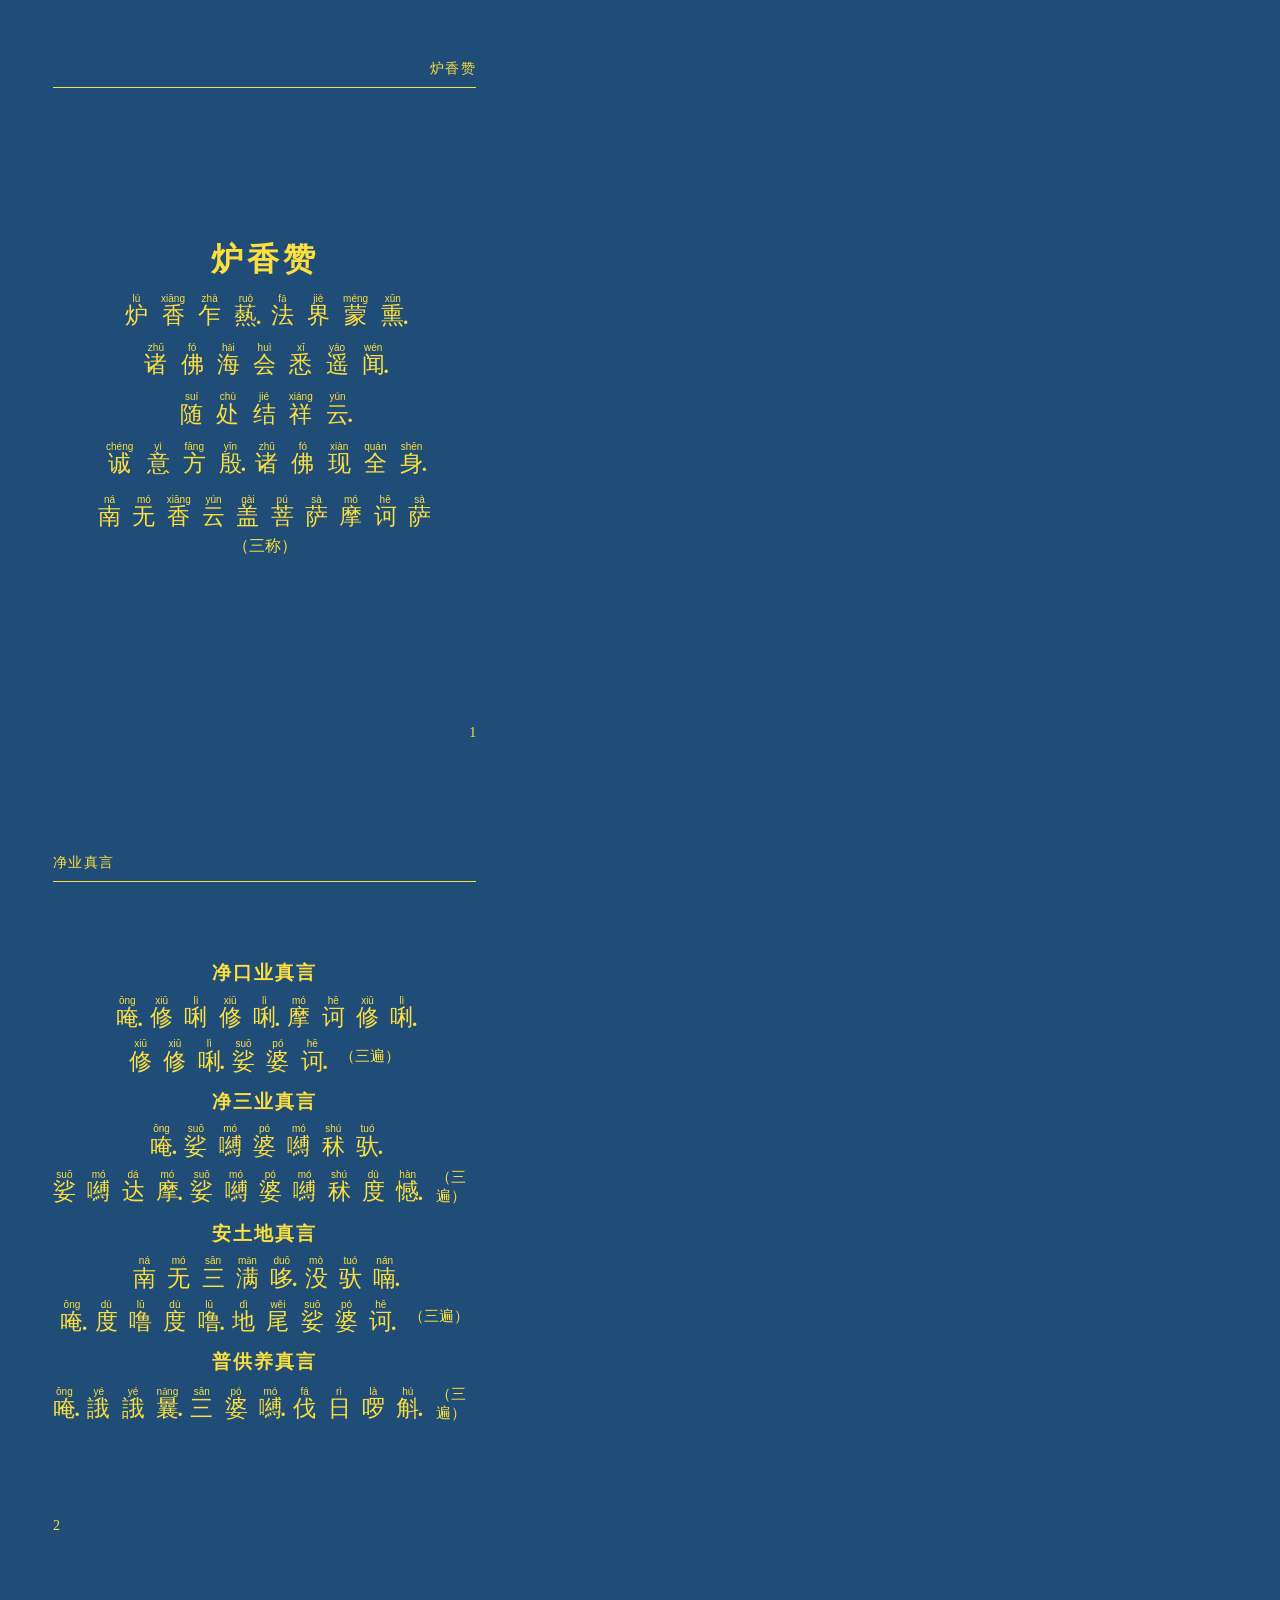
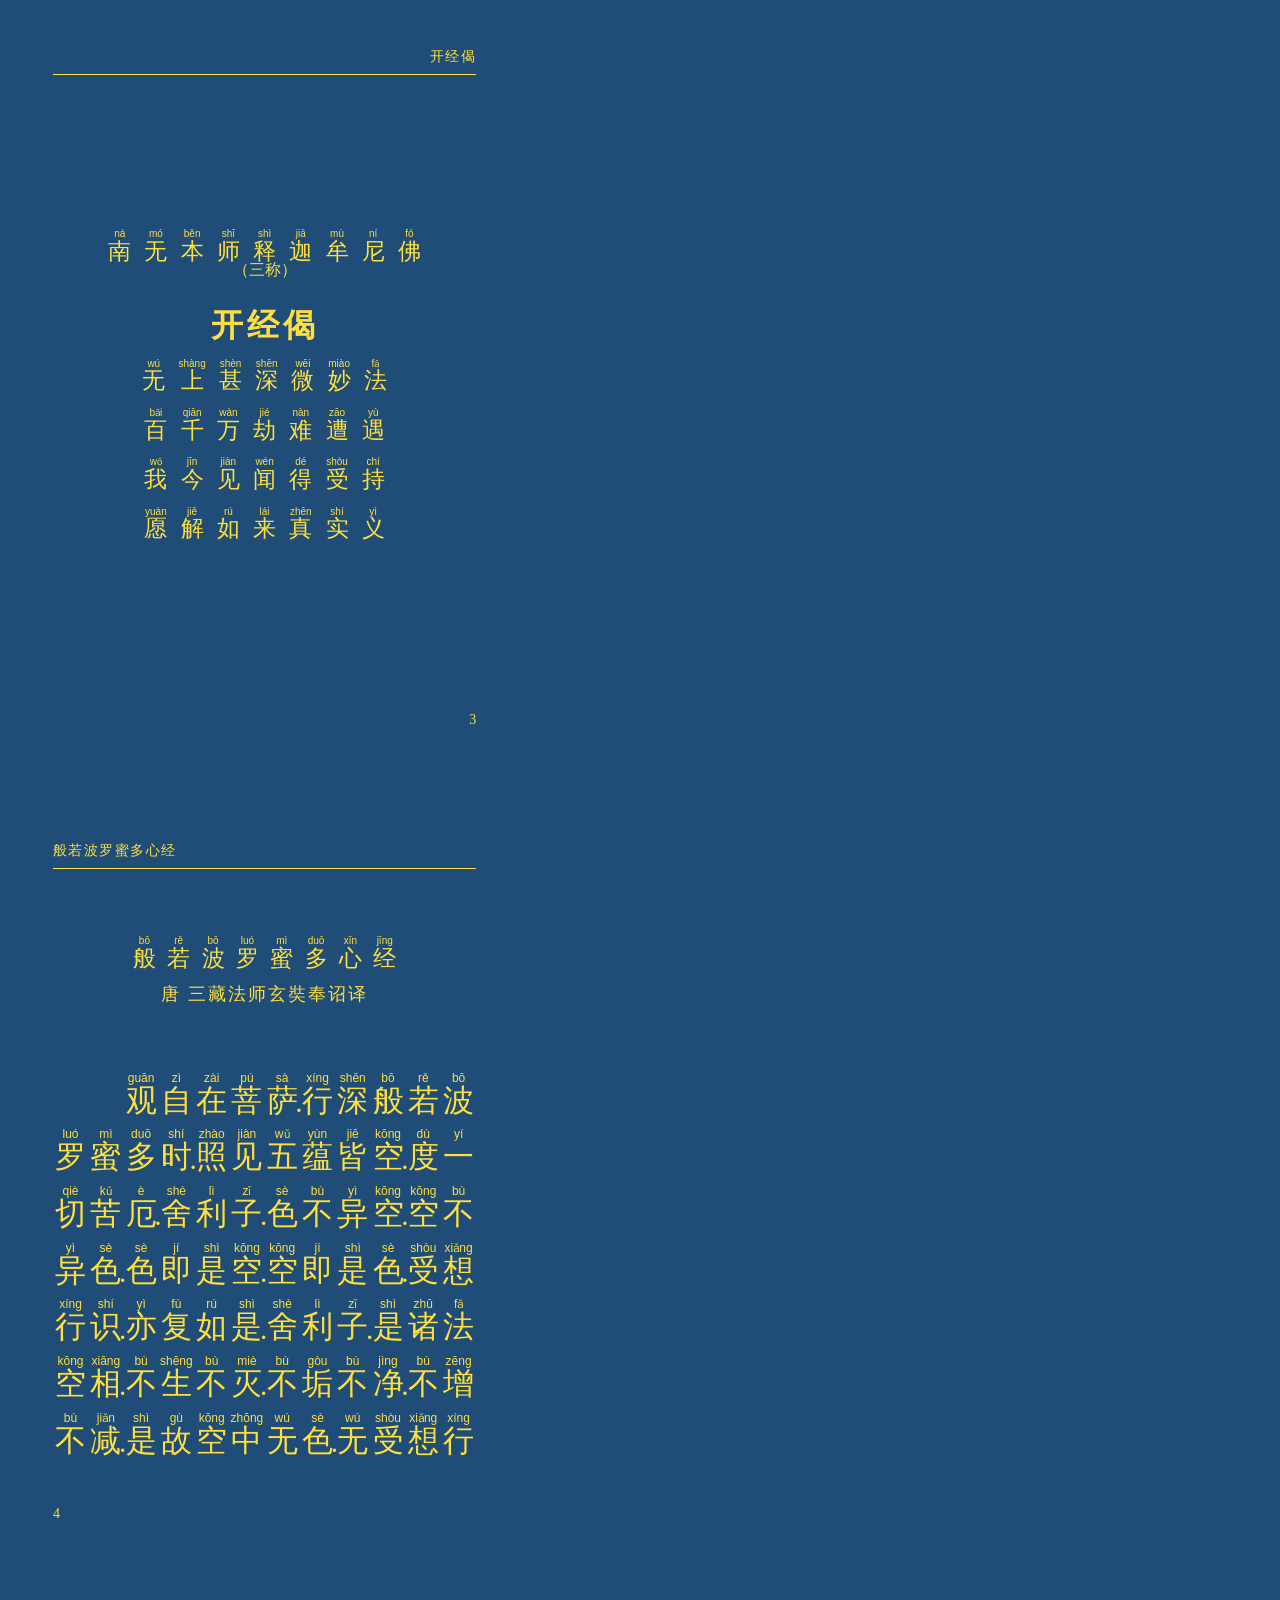
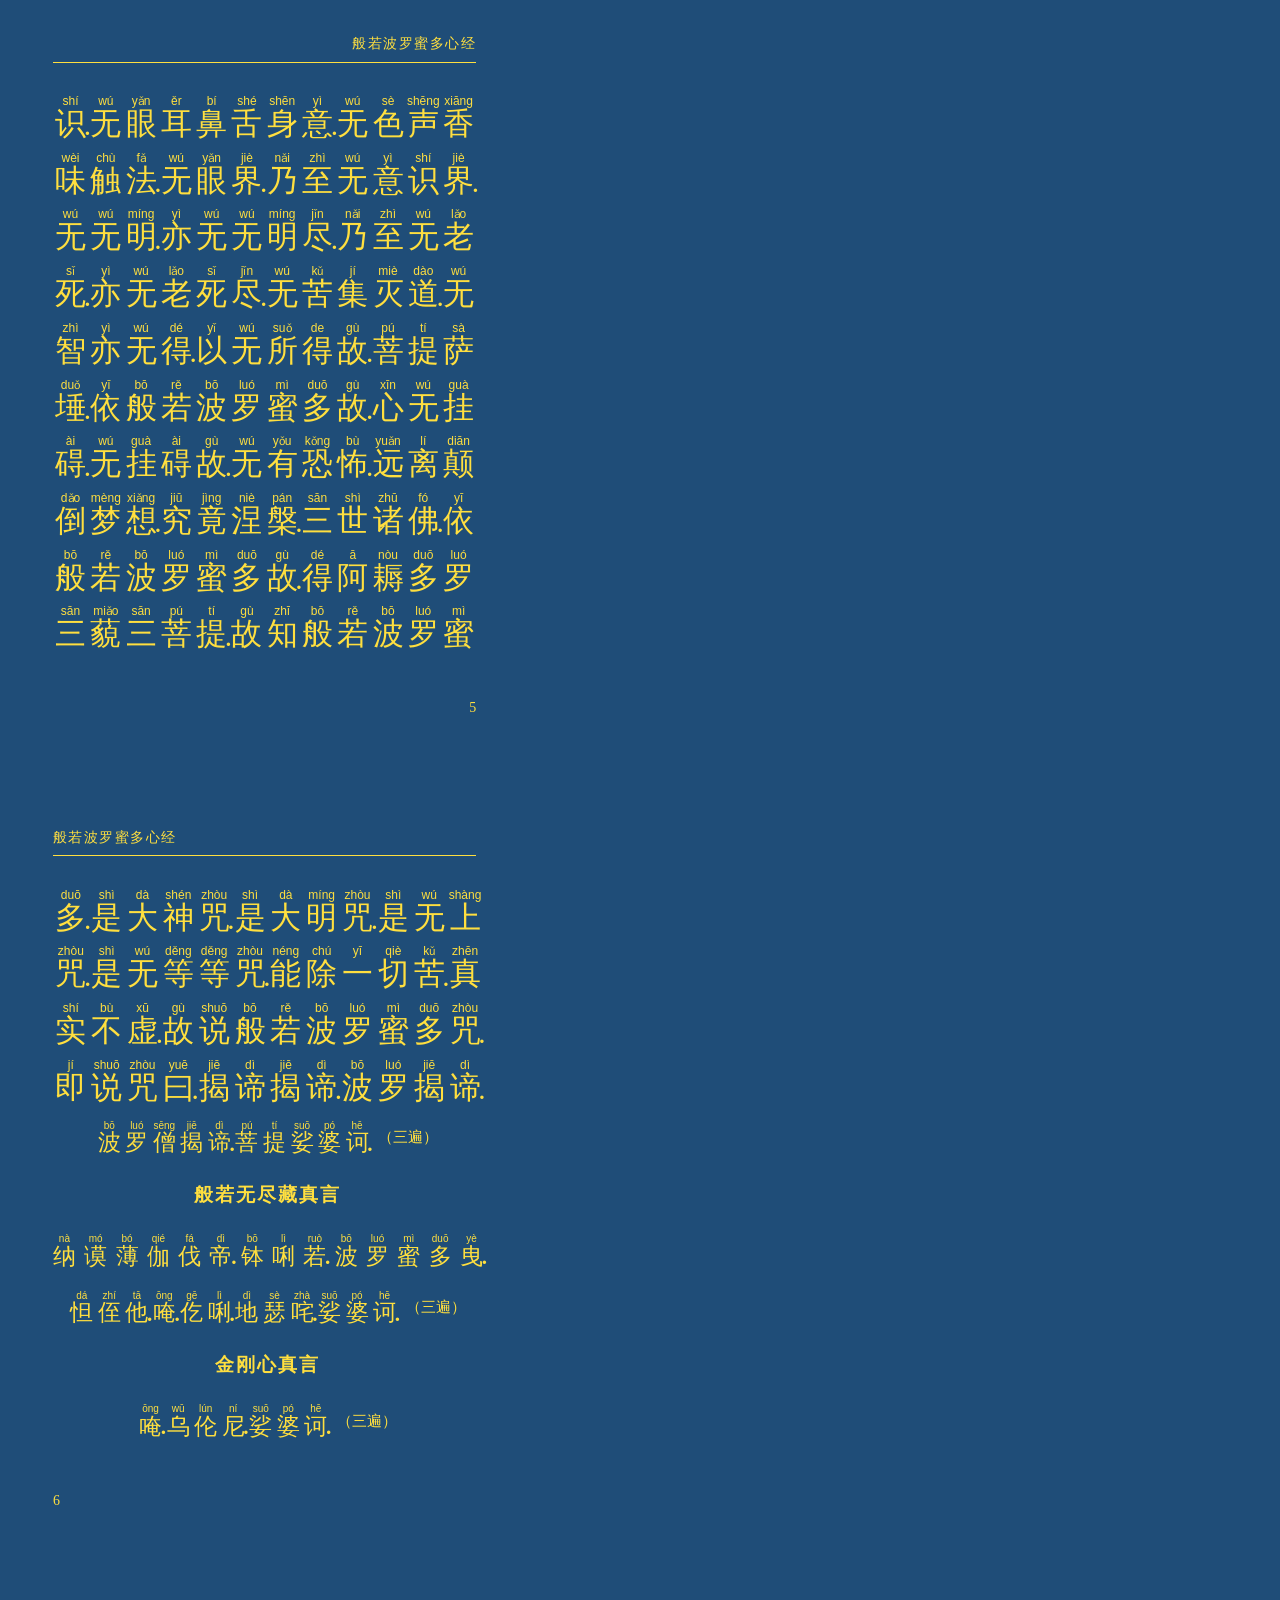
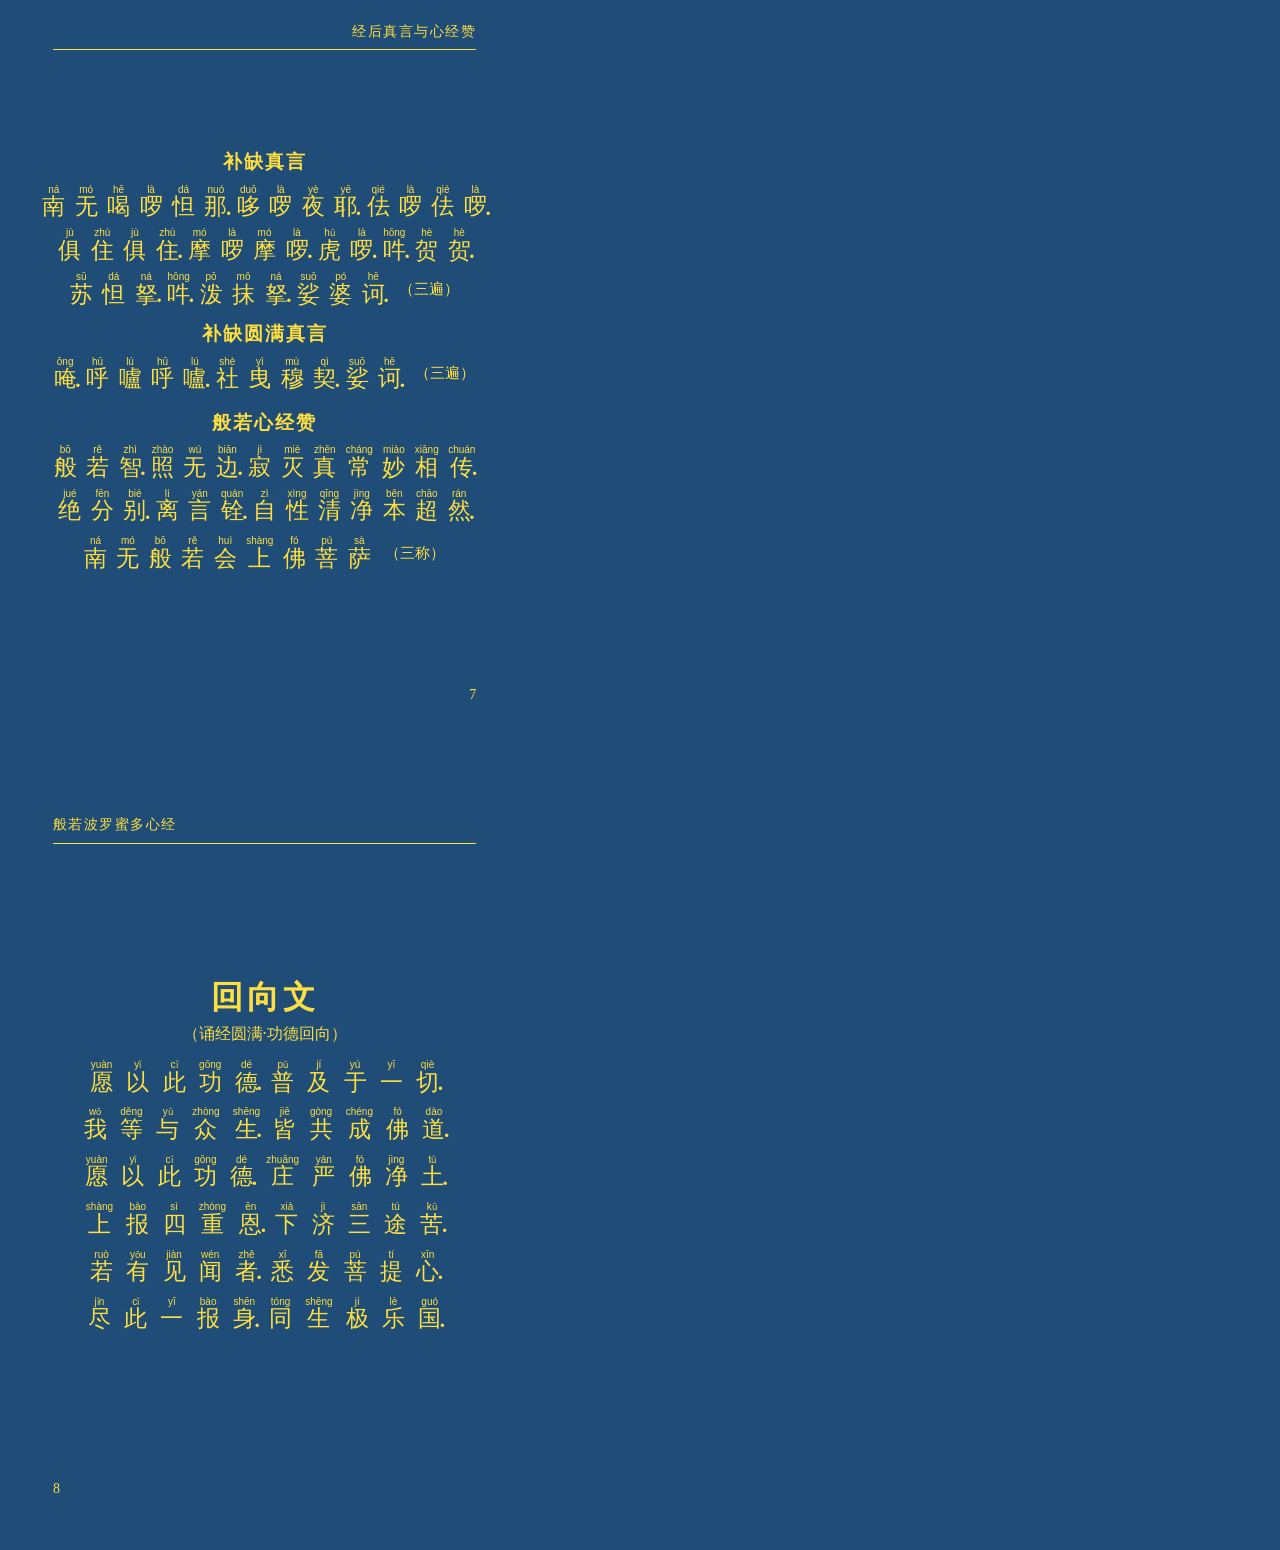
<file: sutra/reader/heart-sutra.html>
<!DOCTYPE html>
<html lang="zh-CN">
<head>
<meta charset="UTF-8">
<title>般若波罗蜜多心经（玄奘译·大字拼音诵读本）</title>
<style>
@page {
  size: 140mm 210mm;
  margin: 0;
}
* {
  box-sizing: border-box;
  margin: 0;
  padding: 0;
  -webkit-print-color-adjust: exact;
  print-color-adjust: exact;
}
html, body {
  width: 100%;
  height: 100%;
  margin: 0;
  padding: 0;
  background-color: #1f4d78;
  font-family: "Kaiti SC", "STKaiti", "KaiTi", "楷体", serif;
  -webkit-print-color-adjust: exact;
  print-color-adjust: exact;
}
.page {
  width: 140mm;
  height: 210mm;
  position: relative;
  page-break-after: always;
  background-color: #1f4d78;
  color: #ffdf3f;
  padding: 16mm 14mm 14mm 14mm;
  box-sizing: border-box;
  overflow: hidden;
}
/* Header */
.header {
  display: flex;
  height: 5mm;
  font-size: 10.5pt;
  color: #ffdf3f;
  letter-spacing: 1.5px;
}
.page.odd .header {
  justify-content: flex-end;
}
.page.even .header {
  justify-content: flex-start;
}
.header-line {
  width: 100%;
  height: 1px;
  background-color: #ffdf3f;
  margin-top: 2mm;
  margin-bottom: 7mm;
}
/* Footer */
.footer {
  position: absolute;
  bottom: 14mm;
  height: 16px;
  font-size: 10.5pt;
  color: #ffdf3f;
}
.page.odd .footer {
  right: 14mm;
}
.page.even .footer {
  left: 14mm;
}
/* First-Principles Invariant Body Canvas: EXACTLY 150mm */
.body-grid-10 {
  width: 100%;
  height: 150mm;
  display: grid;
  grid-template-rows: repeat(10, 1fr);
}
.body-grid-7 {
  width: 100%;
  height: 105mm;
  display: grid;
  grid-template-rows: repeat(7, 1fr);
}
.body-title-page {
  width: 100%;
  height: 150mm;
  display: flex;
  flex-direction: column;
  justify-content: space-between;
}
.title-banner {
  height: 40mm;
  display: flex;
  flex-direction: column;
  justify-content: center;
  align-items: center;
}
.title-banner .hz {
  font-size: 26pt;
}
.title-banner .py {
  font-size: 10pt;
}
.translator-line {
  font-size: 13.5pt;
  color: #ffdf3f;
  margin-top: 3mm;
  letter-spacing: 2px;
}
.body-liturgical {
  width: 100%;
  height: 150mm;
  display: flex;
  flex-direction: column;
  justify-content: center;
  align-items: center;
}
/* Line & Typography */
.line {
  display: flex;
  align-items: center;
  width: 100%;
}
.body-grid-10 .line, .body-grid-7 .line {
  height: 100%;
}
.line.grid-line {
  display: grid;
  grid-template-columns: repeat(12, 1fr);
  width: 100%;
  height: 100%;
  align-items: center;
  justify-items: center;
}
.empty-cell {
  width: 100%;
  height: 100%;
}
.line.center-line {
  justify-content: center;
  gap: 1.2mm;
}
.body-liturgical .hz {
  font-size: 20pt;
}
.body-liturgical .py {
  font-size: 8pt;
  margin-bottom: 1.5px;
}
.line.center-line .hz {
  font-size: 17pt;
}
.line.center-line .py {
  font-size: 7.5pt;
  margin-bottom: 1.5px;
}
.char-unit {
  display: flex;
  flex-direction: column;
  align-items: center;
  justify-content: center;
}
.py {
  font-size: 9pt;
  color: #ffdf3f;
  font-family: Arial, "PingFang SC", sans-serif;
  line-height: 1;
  margin-bottom: 2px;
}
.hz-box {
  position: relative;
  display: inline-block;
  line-height: 1;
}
.hz {
  font-size: 23pt;
  color: #ffdf3f;
  font-weight: normal;
  line-height: 1;
}
.dot {
  position: absolute;
  right: -4px;
  bottom: 0px;
  font-size: 16pt;
  color: #ffdf3f;
  font-weight: bold;
  line-height: 1;
}
.lit-title {
  font-size: 24pt;
  font-weight: bold;
  letter-spacing: 4px;
  color: #ffdf3f;
  margin-bottom: 3mm;
}
.section-title {
  font-size: 14pt;
  font-weight: bold;
  letter-spacing: 2px;
  color: #ffdf3f;
  text-align: center;
}
.sub-note {
  font-size: 12pt;
  color: #ffdf3f;
  margin-top: 2mm;
}
.inline-note {
  font-size: 11pt;
  color: #ffdf3f;
  margin-left: 5px;
}
</style>
</head>
<body>

<div class="page odd">
  <div class="header"><span class="header-title">炉香赞</span></div>
  <div class="header-line"></div>
  <div class="body-liturgical">
    <div class="lit-title">炉香赞</div>
    <div style="display: flex; flex-direction: column; gap: 4mm; width: 100%;">
      <div class="line center-line" style="gap: 3.5mm;"><div class="char-unit"><span class="py">lú</span><span class="hz-box"><span class="hz">炉</span></span></div><div class="char-unit"><span class="py">xiāng</span><span class="hz-box"><span class="hz">香</span></span></div><div class="char-unit"><span class="py">zhà</span><span class="hz-box"><span class="hz">乍</span></span></div><div class="char-unit"><span class="py">ruò</span><span class="hz-box"><span class="hz">爇</span><span class="dot">.</span></span></div><div class="char-unit"><span class="py">fǎ</span><span class="hz-box"><span class="hz">法</span></span></div><div class="char-unit"><span class="py">jiè</span><span class="hz-box"><span class="hz">界</span></span></div><div class="char-unit"><span class="py">méng</span><span class="hz-box"><span class="hz">蒙</span></span></div><div class="char-unit"><span class="py">xūn</span><span class="hz-box"><span class="hz">熏</span><span class="dot">.</span></span></div></div><div class="line center-line" style="gap: 3.5mm;"><div class="char-unit"><span class="py">zhū</span><span class="hz-box"><span class="hz">诸</span></span></div><div class="char-unit"><span class="py">fó</span><span class="hz-box"><span class="hz">佛</span></span></div><div class="char-unit"><span class="py">hǎi</span><span class="hz-box"><span class="hz">海</span></span></div><div class="char-unit"><span class="py">huì</span><span class="hz-box"><span class="hz">会</span></span></div><div class="char-unit"><span class="py">xī</span><span class="hz-box"><span class="hz">悉</span></span></div><div class="char-unit"><span class="py">yáo</span><span class="hz-box"><span class="hz">遥</span></span></div><div class="char-unit"><span class="py">wén</span><span class="hz-box"><span class="hz">闻</span><span class="dot">.</span></span></div></div><div class="line center-line" style="gap: 3.5mm;"><div class="char-unit"><span class="py">suí</span><span class="hz-box"><span class="hz">随</span></span></div><div class="char-unit"><span class="py">chù</span><span class="hz-box"><span class="hz">处</span></span></div><div class="char-unit"><span class="py">jié</span><span class="hz-box"><span class="hz">结</span></span></div><div class="char-unit"><span class="py">xiáng</span><span class="hz-box"><span class="hz">祥</span></span></div><div class="char-unit"><span class="py">yún</span><span class="hz-box"><span class="hz">云</span><span class="dot">.</span></span></div></div><div class="line center-line" style="gap: 3.5mm;"><div class="char-unit"><span class="py">chéng</span><span class="hz-box"><span class="hz">诚</span></span></div><div class="char-unit"><span class="py">yì</span><span class="hz-box"><span class="hz">意</span></span></div><div class="char-unit"><span class="py">fāng</span><span class="hz-box"><span class="hz">方</span></span></div><div class="char-unit"><span class="py">yīn</span><span class="hz-box"><span class="hz">殷</span><span class="dot">.</span></span></div><div class="char-unit"><span class="py">zhū</span><span class="hz-box"><span class="hz">诸</span></span></div><div class="char-unit"><span class="py">fó</span><span class="hz-box"><span class="hz">佛</span></span></div><div class="char-unit"><span class="py">xiàn</span><span class="hz-box"><span class="hz">现</span></span></div><div class="char-unit"><span class="py">quán</span><span class="hz-box"><span class="hz">全</span></span></div><div class="char-unit"><span class="py">shēn</span><span class="hz-box"><span class="hz">身</span><span class="dot">.</span></span></div></div>
    </div>
    <div style="text-align: center; margin-top: 5mm;">
      <div class="line center-line" style="gap: 3mm;">
        <div class="char-unit"><span class="py">ná</span><span class="hz-box"><span class="hz">南</span></span></div><div class="char-unit"><span class="py">mó</span><span class="hz-box"><span class="hz">无</span></span></div><div class="char-unit"><span class="py">xiāng</span><span class="hz-box"><span class="hz">香</span></span></div><div class="char-unit"><span class="py">yún</span><span class="hz-box"><span class="hz">云</span></span></div><div class="char-unit"><span class="py">gài</span><span class="hz-box"><span class="hz">盖</span></span></div><div class="char-unit"><span class="py">pú</span><span class="hz-box"><span class="hz">菩</span></span></div><div class="char-unit"><span class="py">sà</span><span class="hz-box"><span class="hz">萨</span></span></div><div class="char-unit"><span class="py">mó</span><span class="hz-box"><span class="hz">摩</span></span></div><div class="char-unit"><span class="py">hē</span><span class="hz-box"><span class="hz">诃</span></span></div><div class="char-unit"><span class="py">sà</span><span class="hz-box"><span class="hz">萨</span></span></div>
      </div>
      <div class="sub-note">（三称）</div>
    </div>
  </div>
  <div class="footer"><span class="page-number">1</span></div>
</div>

<div class="page even">
  <div class="header"><span class="header-title">净业真言</span></div>
  <div class="header-line"></div>
  <div class="body-liturgical" style="gap: 2.5mm;">
    <div class="section-title">净口业真言</div>
    <div class="line center-line" style="gap: 3mm;"><div class="char-unit"><span class="py">ōng</span><span class="hz-box"><span class="hz">唵</span><span class="dot">.</span></span></div><div class="char-unit"><span class="py">xiū</span><span class="hz-box"><span class="hz">修</span></span></div><div class="char-unit"><span class="py">lì</span><span class="hz-box"><span class="hz">唎</span></span></div><div class="char-unit"><span class="py">xiū</span><span class="hz-box"><span class="hz">修</span></span></div><div class="char-unit"><span class="py">lì</span><span class="hz-box"><span class="hz">唎</span><span class="dot">.</span></span></div><div class="char-unit"><span class="py">mó</span><span class="hz-box"><span class="hz">摩</span></span></div><div class="char-unit"><span class="py">hē</span><span class="hz-box"><span class="hz">诃</span></span></div><div class="char-unit"><span class="py">xiū</span><span class="hz-box"><span class="hz">修</span></span></div><div class="char-unit"><span class="py">lì</span><span class="hz-box"><span class="hz">唎</span><span class="dot">.</span></span></div></div>
    <div class="line center-line" style="gap: 3mm;"><div class="char-unit"><span class="py">xiū</span><span class="hz-box"><span class="hz">修</span></span></div><div class="char-unit"><span class="py">xiū</span><span class="hz-box"><span class="hz">修</span></span></div><div class="char-unit"><span class="py">lì</span><span class="hz-box"><span class="hz">唎</span><span class="dot">.</span></span></div><div class="char-unit"><span class="py">suō</span><span class="hz-box"><span class="hz">娑</span></span></div><div class="char-unit"><span class="py">pó</span><span class="hz-box"><span class="hz">婆</span></span></div><div class="char-unit"><span class="py">hē</span><span class="hz-box"><span class="hz">诃</span><span class="dot">.</span></span></div><span class="inline-note">（三遍）</span></div>

    <div class="section-title" style="margin-top: 1.5mm;">净三业真言</div>
    <div class="line center-line" style="gap: 3mm;"><div class="char-unit"><span class="py">ōng</span><span class="hz-box"><span class="hz">唵</span><span class="dot">.</span></span></div><div class="char-unit"><span class="py">suō</span><span class="hz-box"><span class="hz">娑</span></span></div><div class="char-unit"><span class="py">mó</span><span class="hz-box"><span class="hz">嚩</span></span></div><div class="char-unit"><span class="py">pó</span><span class="hz-box"><span class="hz">婆</span></span></div><div class="char-unit"><span class="py">mó</span><span class="hz-box"><span class="hz">嚩</span></span></div><div class="char-unit"><span class="py">shú</span><span class="hz-box"><span class="hz">秫</span></span></div><div class="char-unit"><span class="py">tuó</span><span class="hz-box"><span class="hz">驮</span><span class="dot">.</span></span></div></div>
    <div class="line center-line" style="gap: 3mm;"><div class="char-unit"><span class="py">suō</span><span class="hz-box"><span class="hz">娑</span></span></div><div class="char-unit"><span class="py">mó</span><span class="hz-box"><span class="hz">嚩</span></span></div><div class="char-unit"><span class="py">dá</span><span class="hz-box"><span class="hz">达</span></span></div><div class="char-unit"><span class="py">mó</span><span class="hz-box"><span class="hz">摩</span><span class="dot">.</span></span></div><div class="char-unit"><span class="py">suō</span><span class="hz-box"><span class="hz">娑</span></span></div><div class="char-unit"><span class="py">mó</span><span class="hz-box"><span class="hz">嚩</span></span></div><div class="char-unit"><span class="py">pó</span><span class="hz-box"><span class="hz">婆</span></span></div><div class="char-unit"><span class="py">mó</span><span class="hz-box"><span class="hz">嚩</span></span></div><div class="char-unit"><span class="py">shú</span><span class="hz-box"><span class="hz">秫</span></span></div><div class="char-unit"><span class="py">dù</span><span class="hz-box"><span class="hz">度</span></span></div><div class="char-unit"><span class="py">hàn</span><span class="hz-box"><span class="hz">憾</span><span class="dot">.</span></span></div><span class="inline-note">（三遍）</span></div>

    <div class="section-title" style="margin-top: 1.5mm;">安土地真言</div>
    <div class="line center-line" style="gap: 3mm;"><div class="char-unit"><span class="py">ná</span><span class="hz-box"><span class="hz">南</span></span></div><div class="char-unit"><span class="py">mó</span><span class="hz-box"><span class="hz">无</span></span></div><div class="char-unit"><span class="py">sān</span><span class="hz-box"><span class="hz">三</span></span></div><div class="char-unit"><span class="py">mǎn</span><span class="hz-box"><span class="hz">满</span></span></div><div class="char-unit"><span class="py">duō</span><span class="hz-box"><span class="hz">哆</span><span class="dot">.</span></span></div><div class="char-unit"><span class="py">mò</span><span class="hz-box"><span class="hz">没</span></span></div><div class="char-unit"><span class="py">tuó</span><span class="hz-box"><span class="hz">驮</span></span></div><div class="char-unit"><span class="py">nán</span><span class="hz-box"><span class="hz">喃</span><span class="dot">.</span></span></div></div>
    <div class="line center-line" style="gap: 3mm;"><div class="char-unit"><span class="py">ōng</span><span class="hz-box"><span class="hz">唵</span><span class="dot">.</span></span></div><div class="char-unit"><span class="py">dù</span><span class="hz-box"><span class="hz">度</span></span></div><div class="char-unit"><span class="py">lū</span><span class="hz-box"><span class="hz">噜</span></span></div><div class="char-unit"><span class="py">dù</span><span class="hz-box"><span class="hz">度</span></span></div><div class="char-unit"><span class="py">lū</span><span class="hz-box"><span class="hz">噜</span><span class="dot">.</span></span></div><div class="char-unit"><span class="py">dì</span><span class="hz-box"><span class="hz">地</span></span></div><div class="char-unit"><span class="py">wěi</span><span class="hz-box"><span class="hz">尾</span></span></div><div class="char-unit"><span class="py">suō</span><span class="hz-box"><span class="hz">娑</span></span></div><div class="char-unit"><span class="py">pó</span><span class="hz-box"><span class="hz">婆</span></span></div><div class="char-unit"><span class="py">hē</span><span class="hz-box"><span class="hz">诃</span><span class="dot">.</span></span></div><span class="inline-note">（三遍）</span></div>

    <div class="section-title" style="margin-top: 1.5mm;">普供养真言</div>
    <div class="line center-line" style="gap: 3mm;"><div class="char-unit"><span class="py">ōng</span><span class="hz-box"><span class="hz">唵</span><span class="dot">.</span></span></div><div class="char-unit"><span class="py">yé</span><span class="hz-box"><span class="hz">誐</span></span></div><div class="char-unit"><span class="py">yé</span><span class="hz-box"><span class="hz">誐</span></span></div><div class="char-unit"><span class="py">nǎng</span><span class="hz-box"><span class="hz">曩</span><span class="dot">.</span></span></div><div class="char-unit"><span class="py">sān</span><span class="hz-box"><span class="hz">三</span></span></div><div class="char-unit"><span class="py">pó</span><span class="hz-box"><span class="hz">婆</span></span></div><div class="char-unit"><span class="py">mó</span><span class="hz-box"><span class="hz">嚩</span><span class="dot">.</span></span></div><div class="char-unit"><span class="py">fá</span><span class="hz-box"><span class="hz">伐</span></span></div><div class="char-unit"><span class="py">rì</span><span class="hz-box"><span class="hz">日</span></span></div><div class="char-unit"><span class="py">là</span><span class="hz-box"><span class="hz">啰</span></span></div><div class="char-unit"><span class="py">hú</span><span class="hz-box"><span class="hz">斛</span><span class="dot">.</span></span></div><span class="inline-note">（三遍）</span></div>
  </div>
  <div class="footer"><span class="page-number">2</span></div>
</div>

<div class="page odd">
  <div class="header"><span class="header-title">开经偈</span></div>
  <div class="header-line"></div>
  <div class="body-liturgical">
    <div class="line center-line" style="gap: 3.5mm;">
      <div class="char-unit"><span class="py">ná</span><span class="hz-box"><span class="hz">南</span></span></div><div class="char-unit"><span class="py">mó</span><span class="hz-box"><span class="hz">无</span></span></div><div class="char-unit"><span class="py">běn</span><span class="hz-box"><span class="hz">本</span></span></div><div class="char-unit"><span class="py">shī</span><span class="hz-box"><span class="hz">师</span></span></div><div class="char-unit"><span class="py">shì</span><span class="hz-box"><span class="hz">释</span></span></div><div class="char-unit"><span class="py">jiā</span><span class="hz-box"><span class="hz">迦</span></span></div><div class="char-unit"><span class="py">mù</span><span class="hz-box"><span class="hz">牟</span></span></div><div class="char-unit"><span class="py">ní</span><span class="hz-box"><span class="hz">尼</span></span></div><div class="char-unit"><span class="py">fó</span><span class="hz-box"><span class="hz">佛</span></span></div>
    </div>
    <div class="sub-note" style="margin-top: -1mm; margin-bottom: 4mm;">（三称）</div>

    <div class="lit-title" style="margin-top: 2mm;">开经偈</div>
    <div style="display: flex; flex-direction: column; gap: 4mm; width: 100%;">
      <div class="line center-line" style="gap: 3.5mm;"><div class="char-unit"><span class="py">wú</span><span class="hz-box"><span class="hz">无</span></span></div><div class="char-unit"><span class="py">shàng</span><span class="hz-box"><span class="hz">上</span></span></div><div class="char-unit"><span class="py">shèn</span><span class="hz-box"><span class="hz">甚</span></span></div><div class="char-unit"><span class="py">shēn</span><span class="hz-box"><span class="hz">深</span></span></div><div class="char-unit"><span class="py">wēi</span><span class="hz-box"><span class="hz">微</span></span></div><div class="char-unit"><span class="py">miào</span><span class="hz-box"><span class="hz">妙</span></span></div><div class="char-unit"><span class="py">fǎ</span><span class="hz-box"><span class="hz">法</span></span></div></div>
      <div class="line center-line" style="gap: 3.5mm;"><div class="char-unit"><span class="py">bǎi</span><span class="hz-box"><span class="hz">百</span></span></div><div class="char-unit"><span class="py">qiān</span><span class="hz-box"><span class="hz">千</span></span></div><div class="char-unit"><span class="py">wàn</span><span class="hz-box"><span class="hz">万</span></span></div><div class="char-unit"><span class="py">jié</span><span class="hz-box"><span class="hz">劫</span></span></div><div class="char-unit"><span class="py">nàn</span><span class="hz-box"><span class="hz">难</span></span></div><div class="char-unit"><span class="py">zāo</span><span class="hz-box"><span class="hz">遭</span></span></div><div class="char-unit"><span class="py">yù</span><span class="hz-box"><span class="hz">遇</span></span></div></div>
      <div class="line center-line" style="gap: 3.5mm;"><div class="char-unit"><span class="py">wǒ</span><span class="hz-box"><span class="hz">我</span></span></div><div class="char-unit"><span class="py">jīn</span><span class="hz-box"><span class="hz">今</span></span></div><div class="char-unit"><span class="py">jiàn</span><span class="hz-box"><span class="hz">见</span></span></div><div class="char-unit"><span class="py">wén</span><span class="hz-box"><span class="hz">闻</span></span></div><div class="char-unit"><span class="py">dé</span><span class="hz-box"><span class="hz">得</span></span></div><div class="char-unit"><span class="py">shòu</span><span class="hz-box"><span class="hz">受</span></span></div><div class="char-unit"><span class="py">chí</span><span class="hz-box"><span class="hz">持</span></span></div></div>
      <div class="line center-line" style="gap: 3.5mm;"><div class="char-unit"><span class="py">yuàn</span><span class="hz-box"><span class="hz">愿</span></span></div><div class="char-unit"><span class="py">jiě</span><span class="hz-box"><span class="hz">解</span></span></div><div class="char-unit"><span class="py">rú</span><span class="hz-box"><span class="hz">如</span></span></div><div class="char-unit"><span class="py">lái</span><span class="hz-box"><span class="hz">来</span></span></div><div class="char-unit"><span class="py">zhēn</span><span class="hz-box"><span class="hz">真</span></span></div><div class="char-unit"><span class="py">shí</span><span class="hz-box"><span class="hz">实</span></span></div><div class="char-unit"><span class="py">yì</span><span class="hz-box"><span class="hz">义</span></span></div></div>
    </div>
  </div>
  <div class="footer"><span class="page-number">3</span></div>
</div>

<div class="page even">
  <div class="header"><span class="header-title">般若波罗蜜多心经</span></div>
  <div class="header-line"></div>
  <div class="body-title-page">
    <div class="title-banner">
      <div class="line center-line" style="gap: 3mm;"><div class="char-unit"><span class="py">bō</span><span class="hz-box"><span class="hz">般</span></span></div><div class="char-unit"><span class="py">rě</span><span class="hz-box"><span class="hz">若</span></span></div><div class="char-unit"><span class="py">bō</span><span class="hz-box"><span class="hz">波</span></span></div><div class="char-unit"><span class="py">luó</span><span class="hz-box"><span class="hz">罗</span></span></div><div class="char-unit"><span class="py">mì</span><span class="hz-box"><span class="hz">蜜</span></span></div><div class="char-unit"><span class="py">duō</span><span class="hz-box"><span class="hz">多</span></span></div><div class="char-unit"><span class="py">xīn</span><span class="hz-box"><span class="hz">心</span></span></div><div class="char-unit"><span class="py">jīng</span><span class="hz-box"><span class="hz">经</span></span></div></div>
      <div class="translator-line">唐 三藏法师玄奘奉诏译</div>
    </div>
    <div class="body-grid-7">
      <div class="line grid-line"><div class="empty-cell"></div><div class="empty-cell"></div><div class="char-unit"><span class="py">guān</span><span class="hz-box"><span class="hz">观</span></span></div><div class="char-unit"><span class="py">zì</span><span class="hz-box"><span class="hz">自</span></span></div><div class="char-unit"><span class="py">zài</span><span class="hz-box"><span class="hz">在</span></span></div><div class="char-unit"><span class="py">pú</span><span class="hz-box"><span class="hz">菩</span></span></div><div class="char-unit"><span class="py">sà</span><span class="hz-box"><span class="hz">萨</span><span class="dot">.</span></span></div><div class="char-unit"><span class="py">xíng</span><span class="hz-box"><span class="hz">行</span></span></div><div class="char-unit"><span class="py">shēn</span><span class="hz-box"><span class="hz">深</span></span></div><div class="char-unit"><span class="py">bō</span><span class="hz-box"><span class="hz">般</span></span></div><div class="char-unit"><span class="py">rě</span><span class="hz-box"><span class="hz">若</span></span></div><div class="char-unit"><span class="py">bō</span><span class="hz-box"><span class="hz">波</span></span></div></div><div class="line grid-line"><div class="char-unit"><span class="py">luó</span><span class="hz-box"><span class="hz">罗</span></span></div><div class="char-unit"><span class="py">mì</span><span class="hz-box"><span class="hz">蜜</span></span></div><div class="char-unit"><span class="py">duō</span><span class="hz-box"><span class="hz">多</span></span></div><div class="char-unit"><span class="py">shí</span><span class="hz-box"><span class="hz">时</span><span class="dot">.</span></span></div><div class="char-unit"><span class="py">zhào</span><span class="hz-box"><span class="hz">照</span></span></div><div class="char-unit"><span class="py">jiàn</span><span class="hz-box"><span class="hz">见</span></span></div><div class="char-unit"><span class="py">wǔ</span><span class="hz-box"><span class="hz">五</span></span></div><div class="char-unit"><span class="py">yùn</span><span class="hz-box"><span class="hz">蕴</span></span></div><div class="char-unit"><span class="py">jiē</span><span class="hz-box"><span class="hz">皆</span></span></div><div class="char-unit"><span class="py">kōng</span><span class="hz-box"><span class="hz">空</span><span class="dot">.</span></span></div><div class="char-unit"><span class="py">dù</span><span class="hz-box"><span class="hz">度</span></span></div><div class="char-unit"><span class="py">yí</span><span class="hz-box"><span class="hz">一</span></span></div></div><div class="line grid-line"><div class="char-unit"><span class="py">qiè</span><span class="hz-box"><span class="hz">切</span></span></div><div class="char-unit"><span class="py">kǔ</span><span class="hz-box"><span class="hz">苦</span></span></div><div class="char-unit"><span class="py">è</span><span class="hz-box"><span class="hz">厄</span><span class="dot">.</span></span></div><div class="char-unit"><span class="py">shè</span><span class="hz-box"><span class="hz">舍</span></span></div><div class="char-unit"><span class="py">lì</span><span class="hz-box"><span class="hz">利</span></span></div><div class="char-unit"><span class="py">zǐ</span><span class="hz-box"><span class="hz">子</span><span class="dot">.</span></span></div><div class="char-unit"><span class="py">sè</span><span class="hz-box"><span class="hz">色</span></span></div><div class="char-unit"><span class="py">bù</span><span class="hz-box"><span class="hz">不</span></span></div><div class="char-unit"><span class="py">yì</span><span class="hz-box"><span class="hz">异</span></span></div><div class="char-unit"><span class="py">kōng</span><span class="hz-box"><span class="hz">空</span><span class="dot">.</span></span></div><div class="char-unit"><span class="py">kōng</span><span class="hz-box"><span class="hz">空</span></span></div><div class="char-unit"><span class="py">bù</span><span class="hz-box"><span class="hz">不</span></span></div></div><div class="line grid-line"><div class="char-unit"><span class="py">yì</span><span class="hz-box"><span class="hz">异</span></span></div><div class="char-unit"><span class="py">sè</span><span class="hz-box"><span class="hz">色</span><span class="dot">.</span></span></div><div class="char-unit"><span class="py">sè</span><span class="hz-box"><span class="hz">色</span></span></div><div class="char-unit"><span class="py">jí</span><span class="hz-box"><span class="hz">即</span></span></div><div class="char-unit"><span class="py">shì</span><span class="hz-box"><span class="hz">是</span></span></div><div class="char-unit"><span class="py">kōng</span><span class="hz-box"><span class="hz">空</span><span class="dot">.</span></span></div><div class="char-unit"><span class="py">kōng</span><span class="hz-box"><span class="hz">空</span></span></div><div class="char-unit"><span class="py">jí</span><span class="hz-box"><span class="hz">即</span></span></div><div class="char-unit"><span class="py">shì</span><span class="hz-box"><span class="hz">是</span></span></div><div class="char-unit"><span class="py">sè</span><span class="hz-box"><span class="hz">色</span><span class="dot">.</span></span></div><div class="char-unit"><span class="py">shòu</span><span class="hz-box"><span class="hz">受</span></span></div><div class="char-unit"><span class="py">xiǎng</span><span class="hz-box"><span class="hz">想</span></span></div></div><div class="line grid-line"><div class="char-unit"><span class="py">xíng</span><span class="hz-box"><span class="hz">行</span></span></div><div class="char-unit"><span class="py">shí</span><span class="hz-box"><span class="hz">识</span><span class="dot">.</span></span></div><div class="char-unit"><span class="py">yì</span><span class="hz-box"><span class="hz">亦</span></span></div><div class="char-unit"><span class="py">fù</span><span class="hz-box"><span class="hz">复</span></span></div><div class="char-unit"><span class="py">rú</span><span class="hz-box"><span class="hz">如</span></span></div><div class="char-unit"><span class="py">shì</span><span class="hz-box"><span class="hz">是</span><span class="dot">.</span></span></div><div class="char-unit"><span class="py">shè</span><span class="hz-box"><span class="hz">舍</span></span></div><div class="char-unit"><span class="py">lì</span><span class="hz-box"><span class="hz">利</span></span></div><div class="char-unit"><span class="py">zǐ</span><span class="hz-box"><span class="hz">子</span><span class="dot">.</span></span></div><div class="char-unit"><span class="py">shì</span><span class="hz-box"><span class="hz">是</span></span></div><div class="char-unit"><span class="py">zhū</span><span class="hz-box"><span class="hz">诸</span></span></div><div class="char-unit"><span class="py">fǎ</span><span class="hz-box"><span class="hz">法</span></span></div></div><div class="line grid-line"><div class="char-unit"><span class="py">kōng</span><span class="hz-box"><span class="hz">空</span></span></div><div class="char-unit"><span class="py">xiāng</span><span class="hz-box"><span class="hz">相</span><span class="dot">.</span></span></div><div class="char-unit"><span class="py">bù</span><span class="hz-box"><span class="hz">不</span></span></div><div class="char-unit"><span class="py">shēng</span><span class="hz-box"><span class="hz">生</span></span></div><div class="char-unit"><span class="py">bù</span><span class="hz-box"><span class="hz">不</span></span></div><div class="char-unit"><span class="py">miè</span><span class="hz-box"><span class="hz">灭</span><span class="dot">.</span></span></div><div class="char-unit"><span class="py">bù</span><span class="hz-box"><span class="hz">不</span></span></div><div class="char-unit"><span class="py">gòu</span><span class="hz-box"><span class="hz">垢</span></span></div><div class="char-unit"><span class="py">bù</span><span class="hz-box"><span class="hz">不</span></span></div><div class="char-unit"><span class="py">jìng</span><span class="hz-box"><span class="hz">净</span><span class="dot">.</span></span></div><div class="char-unit"><span class="py">bù</span><span class="hz-box"><span class="hz">不</span></span></div><div class="char-unit"><span class="py">zēng</span><span class="hz-box"><span class="hz">增</span></span></div></div><div class="line grid-line"><div class="char-unit"><span class="py">bù</span><span class="hz-box"><span class="hz">不</span></span></div><div class="char-unit"><span class="py">jiǎn</span><span class="hz-box"><span class="hz">减</span><span class="dot">.</span></span></div><div class="char-unit"><span class="py">shì</span><span class="hz-box"><span class="hz">是</span></span></div><div class="char-unit"><span class="py">gù</span><span class="hz-box"><span class="hz">故</span></span></div><div class="char-unit"><span class="py">kōng</span><span class="hz-box"><span class="hz">空</span></span></div><div class="char-unit"><span class="py">zhōng</span><span class="hz-box"><span class="hz">中</span></span></div><div class="char-unit"><span class="py">wú</span><span class="hz-box"><span class="hz">无</span></span></div><div class="char-unit"><span class="py">sè</span><span class="hz-box"><span class="hz">色</span><span class="dot">.</span></span></div><div class="char-unit"><span class="py">wú</span><span class="hz-box"><span class="hz">无</span></span></div><div class="char-unit"><span class="py">shòu</span><span class="hz-box"><span class="hz">受</span></span></div><div class="char-unit"><span class="py">xiǎng</span><span class="hz-box"><span class="hz">想</span></span></div><div class="char-unit"><span class="py">xíng</span><span class="hz-box"><span class="hz">行</span></span></div></div>
    </div>
  </div>
  <div class="footer"><span class="page-number">4</span></div>
</div>

<div class="page odd">
  <div class="header"><span class="header-title">般若波罗蜜多心经</span></div>
  <div class="header-line"></div>
  <div class="body-grid-10">
    <div class="line grid-line"><div class="char-unit"><span class="py">shí</span><span class="hz-box"><span class="hz">识</span><span class="dot">.</span></span></div><div class="char-unit"><span class="py">wú</span><span class="hz-box"><span class="hz">无</span></span></div><div class="char-unit"><span class="py">yǎn</span><span class="hz-box"><span class="hz">眼</span></span></div><div class="char-unit"><span class="py">ěr</span><span class="hz-box"><span class="hz">耳</span></span></div><div class="char-unit"><span class="py">bí</span><span class="hz-box"><span class="hz">鼻</span></span></div><div class="char-unit"><span class="py">shé</span><span class="hz-box"><span class="hz">舌</span></span></div><div class="char-unit"><span class="py">shēn</span><span class="hz-box"><span class="hz">身</span></span></div><div class="char-unit"><span class="py">yì</span><span class="hz-box"><span class="hz">意</span><span class="dot">.</span></span></div><div class="char-unit"><span class="py">wú</span><span class="hz-box"><span class="hz">无</span></span></div><div class="char-unit"><span class="py">sè</span><span class="hz-box"><span class="hz">色</span></span></div><div class="char-unit"><span class="py">shēng</span><span class="hz-box"><span class="hz">声</span></span></div><div class="char-unit"><span class="py">xiāng</span><span class="hz-box"><span class="hz">香</span></span></div></div><div class="line grid-line"><div class="char-unit"><span class="py">wèi</span><span class="hz-box"><span class="hz">味</span></span></div><div class="char-unit"><span class="py">chù</span><span class="hz-box"><span class="hz">触</span></span></div><div class="char-unit"><span class="py">fǎ</span><span class="hz-box"><span class="hz">法</span><span class="dot">.</span></span></div><div class="char-unit"><span class="py">wú</span><span class="hz-box"><span class="hz">无</span></span></div><div class="char-unit"><span class="py">yǎn</span><span class="hz-box"><span class="hz">眼</span></span></div><div class="char-unit"><span class="py">jiè</span><span class="hz-box"><span class="hz">界</span><span class="dot">.</span></span></div><div class="char-unit"><span class="py">nǎi</span><span class="hz-box"><span class="hz">乃</span></span></div><div class="char-unit"><span class="py">zhì</span><span class="hz-box"><span class="hz">至</span></span></div><div class="char-unit"><span class="py">wú</span><span class="hz-box"><span class="hz">无</span></span></div><div class="char-unit"><span class="py">yì</span><span class="hz-box"><span class="hz">意</span></span></div><div class="char-unit"><span class="py">shí</span><span class="hz-box"><span class="hz">识</span></span></div><div class="char-unit"><span class="py">jiè</span><span class="hz-box"><span class="hz">界</span><span class="dot">.</span></span></div></div><div class="line grid-line"><div class="char-unit"><span class="py">wú</span><span class="hz-box"><span class="hz">无</span></span></div><div class="char-unit"><span class="py">wú</span><span class="hz-box"><span class="hz">无</span></span></div><div class="char-unit"><span class="py">míng</span><span class="hz-box"><span class="hz">明</span><span class="dot">.</span></span></div><div class="char-unit"><span class="py">yì</span><span class="hz-box"><span class="hz">亦</span></span></div><div class="char-unit"><span class="py">wú</span><span class="hz-box"><span class="hz">无</span></span></div><div class="char-unit"><span class="py">wú</span><span class="hz-box"><span class="hz">无</span></span></div><div class="char-unit"><span class="py">míng</span><span class="hz-box"><span class="hz">明</span></span></div><div class="char-unit"><span class="py">jǐn</span><span class="hz-box"><span class="hz">尽</span><span class="dot">.</span></span></div><div class="char-unit"><span class="py">nǎi</span><span class="hz-box"><span class="hz">乃</span></span></div><div class="char-unit"><span class="py">zhì</span><span class="hz-box"><span class="hz">至</span></span></div><div class="char-unit"><span class="py">wú</span><span class="hz-box"><span class="hz">无</span></span></div><div class="char-unit"><span class="py">lǎo</span><span class="hz-box"><span class="hz">老</span></span></div></div><div class="line grid-line"><div class="char-unit"><span class="py">sǐ</span><span class="hz-box"><span class="hz">死</span><span class="dot">.</span></span></div><div class="char-unit"><span class="py">yì</span><span class="hz-box"><span class="hz">亦</span></span></div><div class="char-unit"><span class="py">wú</span><span class="hz-box"><span class="hz">无</span></span></div><div class="char-unit"><span class="py">lǎo</span><span class="hz-box"><span class="hz">老</span></span></div><div class="char-unit"><span class="py">sǐ</span><span class="hz-box"><span class="hz">死</span></span></div><div class="char-unit"><span class="py">jǐn</span><span class="hz-box"><span class="hz">尽</span><span class="dot">.</span></span></div><div class="char-unit"><span class="py">wú</span><span class="hz-box"><span class="hz">无</span></span></div><div class="char-unit"><span class="py">kǔ</span><span class="hz-box"><span class="hz">苦</span></span></div><div class="char-unit"><span class="py">jí</span><span class="hz-box"><span class="hz">集</span></span></div><div class="char-unit"><span class="py">miè</span><span class="hz-box"><span class="hz">灭</span></span></div><div class="char-unit"><span class="py">dào</span><span class="hz-box"><span class="hz">道</span><span class="dot">.</span></span></div><div class="char-unit"><span class="py">wú</span><span class="hz-box"><span class="hz">无</span></span></div></div><div class="line grid-line"><div class="char-unit"><span class="py">zhì</span><span class="hz-box"><span class="hz">智</span></span></div><div class="char-unit"><span class="py">yì</span><span class="hz-box"><span class="hz">亦</span></span></div><div class="char-unit"><span class="py">wú</span><span class="hz-box"><span class="hz">无</span></span></div><div class="char-unit"><span class="py">dé</span><span class="hz-box"><span class="hz">得</span><span class="dot">.</span></span></div><div class="char-unit"><span class="py">yǐ</span><span class="hz-box"><span class="hz">以</span></span></div><div class="char-unit"><span class="py">wú</span><span class="hz-box"><span class="hz">无</span></span></div><div class="char-unit"><span class="py">suǒ</span><span class="hz-box"><span class="hz">所</span></span></div><div class="char-unit"><span class="py">de</span><span class="hz-box"><span class="hz">得</span></span></div><div class="char-unit"><span class="py">gù</span><span class="hz-box"><span class="hz">故</span><span class="dot">.</span></span></div><div class="char-unit"><span class="py">pú</span><span class="hz-box"><span class="hz">菩</span></span></div><div class="char-unit"><span class="py">tí</span><span class="hz-box"><span class="hz">提</span></span></div><div class="char-unit"><span class="py">sà</span><span class="hz-box"><span class="hz">萨</span></span></div></div><div class="line grid-line"><div class="char-unit"><span class="py">duǒ</span><span class="hz-box"><span class="hz">埵</span><span class="dot">.</span></span></div><div class="char-unit"><span class="py">yī</span><span class="hz-box"><span class="hz">依</span></span></div><div class="char-unit"><span class="py">bō</span><span class="hz-box"><span class="hz">般</span></span></div><div class="char-unit"><span class="py">rě</span><span class="hz-box"><span class="hz">若</span></span></div><div class="char-unit"><span class="py">bō</span><span class="hz-box"><span class="hz">波</span></span></div><div class="char-unit"><span class="py">luó</span><span class="hz-box"><span class="hz">罗</span></span></div><div class="char-unit"><span class="py">mì</span><span class="hz-box"><span class="hz">蜜</span></span></div><div class="char-unit"><span class="py">duō</span><span class="hz-box"><span class="hz">多</span></span></div><div class="char-unit"><span class="py">gù</span><span class="hz-box"><span class="hz">故</span><span class="dot">.</span></span></div><div class="char-unit"><span class="py">xīn</span><span class="hz-box"><span class="hz">心</span></span></div><div class="char-unit"><span class="py">wú</span><span class="hz-box"><span class="hz">无</span></span></div><div class="char-unit"><span class="py">guà</span><span class="hz-box"><span class="hz">挂</span></span></div></div><div class="line grid-line"><div class="char-unit"><span class="py">ài</span><span class="hz-box"><span class="hz">碍</span><span class="dot">.</span></span></div><div class="char-unit"><span class="py">wú</span><span class="hz-box"><span class="hz">无</span></span></div><div class="char-unit"><span class="py">guà</span><span class="hz-box"><span class="hz">挂</span></span></div><div class="char-unit"><span class="py">ài</span><span class="hz-box"><span class="hz">碍</span></span></div><div class="char-unit"><span class="py">gù</span><span class="hz-box"><span class="hz">故</span><span class="dot">.</span></span></div><div class="char-unit"><span class="py">wú</span><span class="hz-box"><span class="hz">无</span></span></div><div class="char-unit"><span class="py">yǒu</span><span class="hz-box"><span class="hz">有</span></span></div><div class="char-unit"><span class="py">kǒng</span><span class="hz-box"><span class="hz">恐</span></span></div><div class="char-unit"><span class="py">bù</span><span class="hz-box"><span class="hz">怖</span><span class="dot">.</span></span></div><div class="char-unit"><span class="py">yuǎn</span><span class="hz-box"><span class="hz">远</span></span></div><div class="char-unit"><span class="py">lí</span><span class="hz-box"><span class="hz">离</span></span></div><div class="char-unit"><span class="py">diān</span><span class="hz-box"><span class="hz">颠</span></span></div></div><div class="line grid-line"><div class="char-unit"><span class="py">dǎo</span><span class="hz-box"><span class="hz">倒</span></span></div><div class="char-unit"><span class="py">mèng</span><span class="hz-box"><span class="hz">梦</span></span></div><div class="char-unit"><span class="py">xiǎng</span><span class="hz-box"><span class="hz">想</span><span class="dot">.</span></span></div><div class="char-unit"><span class="py">jiū</span><span class="hz-box"><span class="hz">究</span></span></div><div class="char-unit"><span class="py">jìng</span><span class="hz-box"><span class="hz">竟</span></span></div><div class="char-unit"><span class="py">niè</span><span class="hz-box"><span class="hz">涅</span></span></div><div class="char-unit"><span class="py">pán</span><span class="hz-box"><span class="hz">槃</span><span class="dot">.</span></span></div><div class="char-unit"><span class="py">sān</span><span class="hz-box"><span class="hz">三</span></span></div><div class="char-unit"><span class="py">shì</span><span class="hz-box"><span class="hz">世</span></span></div><div class="char-unit"><span class="py">zhū</span><span class="hz-box"><span class="hz">诸</span></span></div><div class="char-unit"><span class="py">fó</span><span class="hz-box"><span class="hz">佛</span><span class="dot">.</span></span></div><div class="char-unit"><span class="py">yī</span><span class="hz-box"><span class="hz">依</span></span></div></div><div class="line grid-line"><div class="char-unit"><span class="py">bō</span><span class="hz-box"><span class="hz">般</span></span></div><div class="char-unit"><span class="py">rě</span><span class="hz-box"><span class="hz">若</span></span></div><div class="char-unit"><span class="py">bō</span><span class="hz-box"><span class="hz">波</span></span></div><div class="char-unit"><span class="py">luó</span><span class="hz-box"><span class="hz">罗</span></span></div><div class="char-unit"><span class="py">mì</span><span class="hz-box"><span class="hz">蜜</span></span></div><div class="char-unit"><span class="py">duō</span><span class="hz-box"><span class="hz">多</span></span></div><div class="char-unit"><span class="py">gù</span><span class="hz-box"><span class="hz">故</span><span class="dot">.</span></span></div><div class="char-unit"><span class="py">dé</span><span class="hz-box"><span class="hz">得</span></span></div><div class="char-unit"><span class="py">ā</span><span class="hz-box"><span class="hz">阿</span></span></div><div class="char-unit"><span class="py">nòu</span><span class="hz-box"><span class="hz">耨</span></span></div><div class="char-unit"><span class="py">duō</span><span class="hz-box"><span class="hz">多</span></span></div><div class="char-unit"><span class="py">luó</span><span class="hz-box"><span class="hz">罗</span></span></div></div><div class="line grid-line"><div class="char-unit"><span class="py">sān</span><span class="hz-box"><span class="hz">三</span></span></div><div class="char-unit"><span class="py">miǎo</span><span class="hz-box"><span class="hz">藐</span></span></div><div class="char-unit"><span class="py">sān</span><span class="hz-box"><span class="hz">三</span></span></div><div class="char-unit"><span class="py">pú</span><span class="hz-box"><span class="hz">菩</span></span></div><div class="char-unit"><span class="py">tí</span><span class="hz-box"><span class="hz">提</span><span class="dot">.</span></span></div><div class="char-unit"><span class="py">gù</span><span class="hz-box"><span class="hz">故</span></span></div><div class="char-unit"><span class="py">zhī</span><span class="hz-box"><span class="hz">知</span></span></div><div class="char-unit"><span class="py">bō</span><span class="hz-box"><span class="hz">般</span></span></div><div class="char-unit"><span class="py">rě</span><span class="hz-box"><span class="hz">若</span></span></div><div class="char-unit"><span class="py">bō</span><span class="hz-box"><span class="hz">波</span></span></div><div class="char-unit"><span class="py">luó</span><span class="hz-box"><span class="hz">罗</span></span></div><div class="char-unit"><span class="py">mì</span><span class="hz-box"><span class="hz">蜜</span></span></div></div>
  </div>
  <div class="footer"><span class="page-number">5</span></div>
</div>

<div class="page even">
  <div class="header"><span class="header-title">般若波罗蜜多心经</span></div>
  <div class="header-line"></div>
  <div class="body-grid-10">
    <div class="line grid-line"><div class="char-unit"><span class="py">duō</span><span class="hz-box"><span class="hz">多</span><span class="dot">.</span></span></div><div class="char-unit"><span class="py">shì</span><span class="hz-box"><span class="hz">是</span></span></div><div class="char-unit"><span class="py">dà</span><span class="hz-box"><span class="hz">大</span></span></div><div class="char-unit"><span class="py">shén</span><span class="hz-box"><span class="hz">神</span></span></div><div class="char-unit"><span class="py">zhòu</span><span class="hz-box"><span class="hz">咒</span><span class="dot">.</span></span></div><div class="char-unit"><span class="py">shì</span><span class="hz-box"><span class="hz">是</span></span></div><div class="char-unit"><span class="py">dà</span><span class="hz-box"><span class="hz">大</span></span></div><div class="char-unit"><span class="py">míng</span><span class="hz-box"><span class="hz">明</span></span></div><div class="char-unit"><span class="py">zhòu</span><span class="hz-box"><span class="hz">咒</span><span class="dot">.</span></span></div><div class="char-unit"><span class="py">shì</span><span class="hz-box"><span class="hz">是</span></span></div><div class="char-unit"><span class="py">wú</span><span class="hz-box"><span class="hz">无</span></span></div><div class="char-unit"><span class="py">shàng</span><span class="hz-box"><span class="hz">上</span></span></div></div><div class="line grid-line"><div class="char-unit"><span class="py">zhòu</span><span class="hz-box"><span class="hz">咒</span><span class="dot">.</span></span></div><div class="char-unit"><span class="py">shì</span><span class="hz-box"><span class="hz">是</span></span></div><div class="char-unit"><span class="py">wú</span><span class="hz-box"><span class="hz">无</span></span></div><div class="char-unit"><span class="py">děng</span><span class="hz-box"><span class="hz">等</span></span></div><div class="char-unit"><span class="py">děng</span><span class="hz-box"><span class="hz">等</span></span></div><div class="char-unit"><span class="py">zhòu</span><span class="hz-box"><span class="hz">咒</span><span class="dot">.</span></span></div><div class="char-unit"><span class="py">néng</span><span class="hz-box"><span class="hz">能</span></span></div><div class="char-unit"><span class="py">chú</span><span class="hz-box"><span class="hz">除</span></span></div><div class="char-unit"><span class="py">yī</span><span class="hz-box"><span class="hz">一</span></span></div><div class="char-unit"><span class="py">qiè</span><span class="hz-box"><span class="hz">切</span></span></div><div class="char-unit"><span class="py">kǔ</span><span class="hz-box"><span class="hz">苦</span><span class="dot">.</span></span></div><div class="char-unit"><span class="py">zhēn</span><span class="hz-box"><span class="hz">真</span></span></div></div><div class="line grid-line"><div class="char-unit"><span class="py">shí</span><span class="hz-box"><span class="hz">实</span></span></div><div class="char-unit"><span class="py">bù</span><span class="hz-box"><span class="hz">不</span></span></div><div class="char-unit"><span class="py">xū</span><span class="hz-box"><span class="hz">虚</span><span class="dot">.</span></span></div><div class="char-unit"><span class="py">gù</span><span class="hz-box"><span class="hz">故</span></span></div><div class="char-unit"><span class="py">shuō</span><span class="hz-box"><span class="hz">说</span></span></div><div class="char-unit"><span class="py">bō</span><span class="hz-box"><span class="hz">般</span></span></div><div class="char-unit"><span class="py">rě</span><span class="hz-box"><span class="hz">若</span></span></div><div class="char-unit"><span class="py">bō</span><span class="hz-box"><span class="hz">波</span></span></div><div class="char-unit"><span class="py">luó</span><span class="hz-box"><span class="hz">罗</span></span></div><div class="char-unit"><span class="py">mì</span><span class="hz-box"><span class="hz">蜜</span></span></div><div class="char-unit"><span class="py">duō</span><span class="hz-box"><span class="hz">多</span></span></div><div class="char-unit"><span class="py">zhòu</span><span class="hz-box"><span class="hz">咒</span><span class="dot">.</span></span></div></div><div class="line grid-line"><div class="char-unit"><span class="py">jí</span><span class="hz-box"><span class="hz">即</span></span></div><div class="char-unit"><span class="py">shuō</span><span class="hz-box"><span class="hz">说</span></span></div><div class="char-unit"><span class="py">zhòu</span><span class="hz-box"><span class="hz">咒</span></span></div><div class="char-unit"><span class="py">yuē</span><span class="hz-box"><span class="hz">曰</span><span class="dot">.</span></span></div><div class="char-unit"><span class="py">jiē</span><span class="hz-box"><span class="hz">揭</span></span></div><div class="char-unit"><span class="py">dì</span><span class="hz-box"><span class="hz">谛</span></span></div><div class="char-unit"><span class="py">jiē</span><span class="hz-box"><span class="hz">揭</span></span></div><div class="char-unit"><span class="py">dì</span><span class="hz-box"><span class="hz">谛</span><span class="dot">.</span></span></div><div class="char-unit"><span class="py">bō</span><span class="hz-box"><span class="hz">波</span></span></div><div class="char-unit"><span class="py">luó</span><span class="hz-box"><span class="hz">罗</span></span></div><div class="char-unit"><span class="py">jiē</span><span class="hz-box"><span class="hz">揭</span></span></div><div class="char-unit"><span class="py">dì</span><span class="hz-box"><span class="hz">谛</span><span class="dot">.</span></span></div></div><div class="line center-line" style="gap: 1.2mm;"><div class="char-unit"><span class="py">bō</span><span class="hz-box"><span class="hz">波</span></span></div><div class="char-unit"><span class="py">luó</span><span class="hz-box"><span class="hz">罗</span></span></div><div class="char-unit"><span class="py">sēng</span><span class="hz-box"><span class="hz">僧</span></span></div><div class="char-unit"><span class="py">jiē</span><span class="hz-box"><span class="hz">揭</span></span></div><div class="char-unit"><span class="py">dì</span><span class="hz-box"><span class="hz">谛</span><span class="dot">.</span></span></div><div class="char-unit"><span class="py">pú</span><span class="hz-box"><span class="hz">菩</span></span></div><div class="char-unit"><span class="py">tí</span><span class="hz-box"><span class="hz">提</span></span></div><div class="char-unit"><span class="py">suō</span><span class="hz-box"><span class="hz">娑</span></span></div><div class="char-unit"><span class="py">pó</span><span class="hz-box"><span class="hz">婆</span></span></div><div class="char-unit"><span class="py">hē</span><span class="hz-box"><span class="hz">诃</span><span class="dot">.</span></span></div><span class="inline-note">（三遍）</span></div><div class="line center-line"><span class="section-title">般若无尽藏真言</span></div><div class="line center-line" style="gap: 2.2mm;"><div class="char-unit"><span class="py">nà</span><span class="hz-box"><span class="hz">纳</span></span></div><div class="char-unit"><span class="py">mó</span><span class="hz-box"><span class="hz">谟</span></span></div><div class="char-unit"><span class="py">bó</span><span class="hz-box"><span class="hz">薄</span></span></div><div class="char-unit"><span class="py">qié</span><span class="hz-box"><span class="hz">伽</span></span></div><div class="char-unit"><span class="py">fá</span><span class="hz-box"><span class="hz">伐</span></span></div><div class="char-unit"><span class="py">dì</span><span class="hz-box"><span class="hz">帝</span><span class="dot">.</span></span></div><div class="char-unit"><span class="py">bō</span><span class="hz-box"><span class="hz">钵</span></span></div><div class="char-unit"><span class="py">lì</span><span class="hz-box"><span class="hz">唎</span></span></div><div class="char-unit"><span class="py">ruò</span><span class="hz-box"><span class="hz">若</span><span class="dot">.</span></span></div><div class="char-unit"><span class="py">bō</span><span class="hz-box"><span class="hz">波</span></span></div><div class="char-unit"><span class="py">luó</span><span class="hz-box"><span class="hz">罗</span></span></div><div class="char-unit"><span class="py">mì</span><span class="hz-box"><span class="hz">蜜</span></span></div><div class="char-unit"><span class="py">duō</span><span class="hz-box"><span class="hz">多</span></span></div><div class="char-unit"><span class="py">yè</span><span class="hz-box"><span class="hz">曳</span><span class="dot">.</span></span></div></div><div class="line center-line" style="gap: 1.2mm;"><div class="char-unit"><span class="py">dá</span><span class="hz-box"><span class="hz">怛</span></span></div><div class="char-unit"><span class="py">zhí</span><span class="hz-box"><span class="hz">侄</span></span></div><div class="char-unit"><span class="py">tā</span><span class="hz-box"><span class="hz">他</span><span class="dot">.</span></span></div><div class="char-unit"><span class="py">ōng</span><span class="hz-box"><span class="hz">唵</span><span class="dot">.</span></span></div><div class="char-unit"><span class="py">gē</span><span class="hz-box"><span class="hz">仡</span></span></div><div class="char-unit"><span class="py">lì</span><span class="hz-box"><span class="hz">唎</span><span class="dot">.</span></span></div><div class="char-unit"><span class="py">dì</span><span class="hz-box"><span class="hz">地</span></span></div><div class="char-unit"><span class="py">sè</span><span class="hz-box"><span class="hz">瑟</span></span></div><div class="char-unit"><span class="py">zhà</span><span class="hz-box"><span class="hz">咤</span><span class="dot">.</span></span></div><div class="char-unit"><span class="py">suō</span><span class="hz-box"><span class="hz">娑</span></span></div><div class="char-unit"><span class="py">pó</span><span class="hz-box"><span class="hz">婆</span></span></div><div class="char-unit"><span class="py">hē</span><span class="hz-box"><span class="hz">诃</span><span class="dot">.</span></span></div><span class="inline-note">（三遍）</span></div><div class="line center-line"><span class="section-title">金刚心真言</span></div><div class="line center-line" style="gap: 1.2mm;"><div class="char-unit"><span class="py">ōng</span><span class="hz-box"><span class="hz">唵</span><span class="dot">.</span></span></div><div class="char-unit"><span class="py">wū</span><span class="hz-box"><span class="hz">乌</span></span></div><div class="char-unit"><span class="py">lún</span><span class="hz-box"><span class="hz">伦</span></span></div><div class="char-unit"><span class="py">ní</span><span class="hz-box"><span class="hz">尼</span><span class="dot">.</span></span></div><div class="char-unit"><span class="py">suō</span><span class="hz-box"><span class="hz">娑</span></span></div><div class="char-unit"><span class="py">pó</span><span class="hz-box"><span class="hz">婆</span></span></div><div class="char-unit"><span class="py">hē</span><span class="hz-box"><span class="hz">诃</span><span class="dot">.</span></span></div><span class="inline-note">（三遍）</span></div>
  </div>
  <div class="footer"><span class="page-number">6</span></div>
</div>

<div class="page odd">
  <div class="header"><span class="header-title">经后真言与心经赞</span></div>
  <div class="header-line"></div>
  <div class="body-liturgical" style="gap: 2.5mm;">
    <div class="section-title">补缺真言</div>
    <div class="line center-line" style="gap: 2.5mm;"><div class="char-unit"><span class="py">ná</span><span class="hz-box"><span class="hz">南</span></span></div><div class="char-unit"><span class="py">mó</span><span class="hz-box"><span class="hz">无</span></span></div><div class="char-unit"><span class="py">hē</span><span class="hz-box"><span class="hz">喝</span></span></div><div class="char-unit"><span class="py">là</span><span class="hz-box"><span class="hz">啰</span></span></div><div class="char-unit"><span class="py">dá</span><span class="hz-box"><span class="hz">怛</span></span></div><div class="char-unit"><span class="py">nuó</span><span class="hz-box"><span class="hz">那</span><span class="dot">.</span></span></div><div class="char-unit"><span class="py">duō</span><span class="hz-box"><span class="hz">哆</span></span></div><div class="char-unit"><span class="py">là</span><span class="hz-box"><span class="hz">啰</span></span></div><div class="char-unit"><span class="py">yè</span><span class="hz-box"><span class="hz">夜</span></span></div><div class="char-unit"><span class="py">yē</span><span class="hz-box"><span class="hz">耶</span><span class="dot">.</span></span></div><div class="char-unit"><span class="py">qié</span><span class="hz-box"><span class="hz">佉</span></span></div><div class="char-unit"><span class="py">là</span><span class="hz-box"><span class="hz">啰</span></span></div><div class="char-unit"><span class="py">qié</span><span class="hz-box"><span class="hz">佉</span></span></div><div class="char-unit"><span class="py">là</span><span class="hz-box"><span class="hz">啰</span><span class="dot">.</span></span></div></div>
    <div class="line center-line" style="gap: 2.5mm;"><div class="char-unit"><span class="py">jù</span><span class="hz-box"><span class="hz">俱</span></span></div><div class="char-unit"><span class="py">zhù</span><span class="hz-box"><span class="hz">住</span></span></div><div class="char-unit"><span class="py">jù</span><span class="hz-box"><span class="hz">俱</span></span></div><div class="char-unit"><span class="py">zhù</span><span class="hz-box"><span class="hz">住</span><span class="dot">.</span></span></div><div class="char-unit"><span class="py">mó</span><span class="hz-box"><span class="hz">摩</span></span></div><div class="char-unit"><span class="py">là</span><span class="hz-box"><span class="hz">啰</span></span></div><div class="char-unit"><span class="py">mó</span><span class="hz-box"><span class="hz">摩</span></span></div><div class="char-unit"><span class="py">là</span><span class="hz-box"><span class="hz">啰</span><span class="dot">.</span></span></div><div class="char-unit"><span class="py">hǔ</span><span class="hz-box"><span class="hz">虎</span></span></div><div class="char-unit"><span class="py">là</span><span class="hz-box"><span class="hz">啰</span><span class="dot">.</span></span></div><div class="char-unit"><span class="py">hōng</span><span class="hz-box"><span class="hz">吽</span><span class="dot">.</span></span></div><div class="char-unit"><span class="py">hè</span><span class="hz-box"><span class="hz">贺</span></span></div><div class="char-unit"><span class="py">hè</span><span class="hz-box"><span class="hz">贺</span><span class="dot">.</span></span></div></div>
    <div class="line center-line" style="gap: 2.5mm;"><div class="char-unit"><span class="py">sū</span><span class="hz-box"><span class="hz">苏</span></span></div><div class="char-unit"><span class="py">dá</span><span class="hz-box"><span class="hz">怛</span></span></div><div class="char-unit"><span class="py">ná</span><span class="hz-box"><span class="hz">拏</span><span class="dot">.</span></span></div><div class="char-unit"><span class="py">hōng</span><span class="hz-box"><span class="hz">吽</span><span class="dot">.</span></span></div><div class="char-unit"><span class="py">pō</span><span class="hz-box"><span class="hz">泼</span></span></div><div class="char-unit"><span class="py">mō</span><span class="hz-box"><span class="hz">抹</span></span></div><div class="char-unit"><span class="py">ná</span><span class="hz-box"><span class="hz">拏</span><span class="dot">.</span></span></div><div class="char-unit"><span class="py">suō</span><span class="hz-box"><span class="hz">娑</span></span></div><div class="char-unit"><span class="py">pó</span><span class="hz-box"><span class="hz">婆</span></span></div><div class="char-unit"><span class="py">hē</span><span class="hz-box"><span class="hz">诃</span><span class="dot">.</span></span></div><span class="inline-note">（三遍）</span></div>

    <div class="section-title" style="margin-top: 1.5mm;">补缺圆满真言</div>
    <div class="line center-line" style="gap: 2.5mm;"><div class="char-unit"><span class="py">ōng</span><span class="hz-box"><span class="hz">唵</span><span class="dot">.</span></span></div><div class="char-unit"><span class="py">hū</span><span class="hz-box"><span class="hz">呼</span></span></div><div class="char-unit"><span class="py">lú</span><span class="hz-box"><span class="hz">嚧</span></span></div><div class="char-unit"><span class="py">hū</span><span class="hz-box"><span class="hz">呼</span></span></div><div class="char-unit"><span class="py">lú</span><span class="hz-box"><span class="hz">嚧</span><span class="dot">.</span></span></div><div class="char-unit"><span class="py">shè</span><span class="hz-box"><span class="hz">社</span></span></div><div class="char-unit"><span class="py">yì</span><span class="hz-box"><span class="hz">曳</span></span></div><div class="char-unit"><span class="py">mù</span><span class="hz-box"><span class="hz">穆</span></span></div><div class="char-unit"><span class="py">qì</span><span class="hz-box"><span class="hz">契</span><span class="dot">.</span></span></div><div class="char-unit"><span class="py">suō</span><span class="hz-box"><span class="hz">娑</span></span></div><div class="char-unit"><span class="py">hē</span><span class="hz-box"><span class="hz">诃</span><span class="dot">.</span></span></div><span class="inline-note">（三遍）</span></div>

    <div class="section-title" style="margin-top: 2.5mm;">般若心经赞</div>
    <div class="line center-line" style="gap: 2.5mm;"><div class="char-unit"><span class="py">bō</span><span class="hz-box"><span class="hz">般</span></span></div><div class="char-unit"><span class="py">rě</span><span class="hz-box"><span class="hz">若</span></span></div><div class="char-unit"><span class="py">zhì</span><span class="hz-box"><span class="hz">智</span><span class="dot">.</span></span></div><div class="char-unit"><span class="py">zhào</span><span class="hz-box"><span class="hz">照</span></span></div><div class="char-unit"><span class="py">wú</span><span class="hz-box"><span class="hz">无</span></span></div><div class="char-unit"><span class="py">biān</span><span class="hz-box"><span class="hz">边</span><span class="dot">.</span></span></div><div class="char-unit"><span class="py">jì</span><span class="hz-box"><span class="hz">寂</span></span></div><div class="char-unit"><span class="py">miè</span><span class="hz-box"><span class="hz">灭</span></span></div><div class="char-unit"><span class="py">zhēn</span><span class="hz-box"><span class="hz">真</span></span></div><div class="char-unit"><span class="py">cháng</span><span class="hz-box"><span class="hz">常</span></span></div><div class="char-unit"><span class="py">miào</span><span class="hz-box"><span class="hz">妙</span></span></div><div class="char-unit"><span class="py">xiāng</span><span class="hz-box"><span class="hz">相</span></span></div><div class="char-unit"><span class="py">chuán</span><span class="hz-box"><span class="hz">传</span><span class="dot">.</span></span></div></div>
    <div class="line center-line" style="gap: 2.5mm;"><div class="char-unit"><span class="py">jué</span><span class="hz-box"><span class="hz">绝</span></span></div><div class="char-unit"><span class="py">fēn</span><span class="hz-box"><span class="hz">分</span></span></div><div class="char-unit"><span class="py">bié</span><span class="hz-box"><span class="hz">别</span><span class="dot">.</span></span></div><div class="char-unit"><span class="py">lí</span><span class="hz-box"><span class="hz">离</span></span></div><div class="char-unit"><span class="py">yán</span><span class="hz-box"><span class="hz">言</span></span></div><div class="char-unit"><span class="py">quán</span><span class="hz-box"><span class="hz">铨</span><span class="dot">.</span></span></div><div class="char-unit"><span class="py">zì</span><span class="hz-box"><span class="hz">自</span></span></div><div class="char-unit"><span class="py">xìng</span><span class="hz-box"><span class="hz">性</span></span></div><div class="char-unit"><span class="py">qīng</span><span class="hz-box"><span class="hz">清</span></span></div><div class="char-unit"><span class="py">jìng</span><span class="hz-box"><span class="hz">净</span></span></div><div class="char-unit"><span class="py">běn</span><span class="hz-box"><span class="hz">本</span></span></div><div class="char-unit"><span class="py">chāo</span><span class="hz-box"><span class="hz">超</span></span></div><div class="char-unit"><span class="py">rán</span><span class="hz-box"><span class="hz">然</span><span class="dot">.</span></span></div></div>
    <div class="line center-line" style="gap: 2.5mm; margin-top: 1mm;"><div class="char-unit"><span class="py">ná</span><span class="hz-box"><span class="hz">南</span></span></div><div class="char-unit"><span class="py">mó</span><span class="hz-box"><span class="hz">无</span></span></div><div class="char-unit"><span class="py">bō</span><span class="hz-box"><span class="hz">般</span></span></div><div class="char-unit"><span class="py">rě</span><span class="hz-box"><span class="hz">若</span></span></div><div class="char-unit"><span class="py">huì</span><span class="hz-box"><span class="hz">会</span></span></div><div class="char-unit"><span class="py">shàng</span><span class="hz-box"><span class="hz">上</span></span></div><div class="char-unit"><span class="py">fó</span><span class="hz-box"><span class="hz">佛</span></span></div><div class="char-unit"><span class="py">pú</span><span class="hz-box"><span class="hz">菩</span></span></div><div class="char-unit"><span class="py">sà</span><span class="hz-box"><span class="hz">萨</span></span></div><span class="inline-note">（三称）</span></div>
  </div>
  <div class="footer"><span class="page-number">7</span></div>
</div>

<div class="page even">
  <div class="header"><span class="header-title">般若波罗蜜多心经</span></div>
  <div class="header-line"></div>
  <div class="body-liturgical">
    <div class="lit-title">回向文</div>
    <div class="sub-note" style="margin-top: -2mm; margin-bottom: 4mm;">（诵经圆满·功德回向）</div>
    <div style="display: flex; flex-direction: column; gap: 3.5mm; width: 100%;">
      <div class="line center-line" style="gap: 3.5mm;"><div class="char-unit"><span class="py">yuàn</span><span class="hz-box"><span class="hz">愿</span></span></div><div class="char-unit"><span class="py">yǐ</span><span class="hz-box"><span class="hz">以</span></span></div><div class="char-unit"><span class="py">cǐ</span><span class="hz-box"><span class="hz">此</span></span></div><div class="char-unit"><span class="py">gōng</span><span class="hz-box"><span class="hz">功</span></span></div><div class="char-unit"><span class="py">dé</span><span class="hz-box"><span class="hz">德</span><span class="dot">.</span></span></div><div class="char-unit"><span class="py">pǔ</span><span class="hz-box"><span class="hz">普</span></span></div><div class="char-unit"><span class="py">jí</span><span class="hz-box"><span class="hz">及</span></span></div><div class="char-unit"><span class="py">yú</span><span class="hz-box"><span class="hz">于</span></span></div><div class="char-unit"><span class="py">yī</span><span class="hz-box"><span class="hz">一</span></span></div><div class="char-unit"><span class="py">qiè</span><span class="hz-box"><span class="hz">切</span><span class="dot">.</span></span></div></div>
      <div class="line center-line" style="gap: 3.5mm;"><div class="char-unit"><span class="py">wǒ</span><span class="hz-box"><span class="hz">我</span></span></div><div class="char-unit"><span class="py">děng</span><span class="hz-box"><span class="hz">等</span></span></div><div class="char-unit"><span class="py">yǔ</span><span class="hz-box"><span class="hz">与</span></span></div><div class="char-unit"><span class="py">zhòng</span><span class="hz-box"><span class="hz">众</span></span></div><div class="char-unit"><span class="py">shēng</span><span class="hz-box"><span class="hz">生</span><span class="dot">.</span></span></div><div class="char-unit"><span class="py">jiē</span><span class="hz-box"><span class="hz">皆</span></span></div><div class="char-unit"><span class="py">gòng</span><span class="hz-box"><span class="hz">共</span></span></div><div class="char-unit"><span class="py">chéng</span><span class="hz-box"><span class="hz">成</span></span></div><div class="char-unit"><span class="py">fó</span><span class="hz-box"><span class="hz">佛</span></span></div><div class="char-unit"><span class="py">dào</span><span class="hz-box"><span class="hz">道</span><span class="dot">.</span></span></div></div>
      <div class="line center-line" style="gap: 3.5mm;"><div class="char-unit"><span class="py">yuàn</span><span class="hz-box"><span class="hz">愿</span></span></div><div class="char-unit"><span class="py">yǐ</span><span class="hz-box"><span class="hz">以</span></span></div><div class="char-unit"><span class="py">cǐ</span><span class="hz-box"><span class="hz">此</span></span></div><div class="char-unit"><span class="py">gōng</span><span class="hz-box"><span class="hz">功</span></span></div><div class="char-unit"><span class="py">dé</span><span class="hz-box"><span class="hz">德</span><span class="dot">.</span></span></div><div class="char-unit"><span class="py">zhuāng</span><span class="hz-box"><span class="hz">庄</span></span></div><div class="char-unit"><span class="py">yán</span><span class="hz-box"><span class="hz">严</span></span></div><div class="char-unit"><span class="py">fó</span><span class="hz-box"><span class="hz">佛</span></span></div><div class="char-unit"><span class="py">jìng</span><span class="hz-box"><span class="hz">净</span></span></div><div class="char-unit"><span class="py">tǔ</span><span class="hz-box"><span class="hz">土</span><span class="dot">.</span></span></div></div>
      <div class="line center-line" style="gap: 3.5mm;"><div class="char-unit"><span class="py">shàng</span><span class="hz-box"><span class="hz">上</span></span></div><div class="char-unit"><span class="py">bào</span><span class="hz-box"><span class="hz">报</span></span></div><div class="char-unit"><span class="py">sì</span><span class="hz-box"><span class="hz">四</span></span></div><div class="char-unit"><span class="py">zhòng</span><span class="hz-box"><span class="hz">重</span></span></div><div class="char-unit"><span class="py">ēn</span><span class="hz-box"><span class="hz">恩</span><span class="dot">.</span></span></div><div class="char-unit"><span class="py">xià</span><span class="hz-box"><span class="hz">下</span></span></div><div class="char-unit"><span class="py">jì</span><span class="hz-box"><span class="hz">济</span></span></div><div class="char-unit"><span class="py">sān</span><span class="hz-box"><span class="hz">三</span></span></div><div class="char-unit"><span class="py">tú</span><span class="hz-box"><span class="hz">途</span></span></div><div class="char-unit"><span class="py">kǔ</span><span class="hz-box"><span class="hz">苦</span><span class="dot">.</span></span></div></div>
      <div class="line center-line" style="gap: 3.5mm;"><div class="char-unit"><span class="py">ruò</span><span class="hz-box"><span class="hz">若</span></span></div><div class="char-unit"><span class="py">yǒu</span><span class="hz-box"><span class="hz">有</span></span></div><div class="char-unit"><span class="py">jiàn</span><span class="hz-box"><span class="hz">见</span></span></div><div class="char-unit"><span class="py">wén</span><span class="hz-box"><span class="hz">闻</span></span></div><div class="char-unit"><span class="py">zhě</span><span class="hz-box"><span class="hz">者</span><span class="dot">.</span></span></div><div class="char-unit"><span class="py">xī</span><span class="hz-box"><span class="hz">悉</span></span></div><div class="char-unit"><span class="py">fā</span><span class="hz-box"><span class="hz">发</span></span></div><div class="char-unit"><span class="py">pú</span><span class="hz-box"><span class="hz">菩</span></span></div><div class="char-unit"><span class="py">tí</span><span class="hz-box"><span class="hz">提</span></span></div><div class="char-unit"><span class="py">xīn</span><span class="hz-box"><span class="hz">心</span><span class="dot">.</span></span></div></div>
      <div class="line center-line" style="gap: 3.5mm;"><div class="char-unit"><span class="py">jǐn</span><span class="hz-box"><span class="hz">尽</span></span></div><div class="char-unit"><span class="py">cǐ</span><span class="hz-box"><span class="hz">此</span></span></div><div class="char-unit"><span class="py">yī</span><span class="hz-box"><span class="hz">一</span></span></div><div class="char-unit"><span class="py">bào</span><span class="hz-box"><span class="hz">报</span></span></div><div class="char-unit"><span class="py">shēn</span><span class="hz-box"><span class="hz">身</span><span class="dot">.</span></span></div><div class="char-unit"><span class="py">tóng</span><span class="hz-box"><span class="hz">同</span></span></div><div class="char-unit"><span class="py">shēng</span><span class="hz-box"><span class="hz">生</span></span></div><div class="char-unit"><span class="py">jí</span><span class="hz-box"><span class="hz">极</span></span></div><div class="char-unit"><span class="py">lè</span><span class="hz-box"><span class="hz">乐</span></span></div><div class="char-unit"><span class="py">guó</span><span class="hz-box"><span class="hz">国</span><span class="dot">.</span></span></div></div>
    </div>
  </div>
  <div class="footer"><span class="page-number">8</span></div>
</div>

</body>
</html>
</file>
<file: shared/theme.css>
/* Reff Artifacts - Universal Shared Theme System */

/* 1. Default Dark Baseline (OLED Pure Black) */
:root {
  --bg: #000000;
  --card: #0c0c0d;
  --card-bg: #0a0a0b;
  --card-hover: #121214;
  --surface: rgba(255, 255, 255, 0.04);
  --stroke: rgba(255, 255, 255, 0.08);
  --stroke-hover: rgba(255, 255, 255, 0.16);
  --hairline: rgba(255, 255, 255, 0.06);

  --text: #f5f5f7;
  --text-dim: rgba(245, 245, 247, 0.72);
  --text-faint: rgba(245, 245, 247, 0.48);

  --btn-bg: #f5f5f7;
  --btn-text: #000000;

  --anchor-pill-bg: rgba(255, 255, 255, 0.05);
  --anchor-pill-active-bg: #f5f5f7;
  --anchor-pill-active-text: #000000;

  --accent: #5cc8ec;
  --green: #70e3b5;
  --amber: #ffc85c;
  --tip-bg: rgba(255, 200, 92, 0.05);
  --tip-border: var(--amber);

  --nav-bg: rgba(0, 0, 0, 0.85);
  --anchor-bar-bg: rgba(0, 0, 0, 0.92);

  /* High-Contrast Badge / Pill Tokens (Dark Baseline) */
  --pill-emerald-bg: rgba(5, 150, 105, 0.22);
  --pill-emerald-text: #6ee7b7;
  --pill-emerald-border: rgba(52, 211, 153, 0.45);

  --pill-blue-bg: rgba(2, 132, 199, 0.22);
  --pill-blue-text: #7dd3fc;
  --pill-blue-border: rgba(56, 189, 248, 0.45);

  --pill-purple-bg: rgba(147, 51, 234, 0.22);
  --pill-purple-text: #d8b4fe;
  --pill-purple-border: rgba(192, 132, 252, 0.45);

  --pill-amber-bg: rgba(217, 119, 6, 0.22);
  --pill-amber-text: #fde047;
  --pill-amber-border: rgba(251, 191, 36, 0.45);

  --pill-red-bg: rgba(225, 29, 72, 0.22);
  --pill-red-text: #fda4af;
  --pill-red-border: rgba(251, 113, 133, 0.45);

  --pill-neutral-bg: rgba(255, 255, 255, 0.08);
  --pill-neutral-text: #f4f4f5;
  --pill-neutral-border: rgba(255, 255, 255, 0.18);

  /* High-Contrast Metrics & Risk Tokens (Dark Baseline) */
  --metric-label: #a1a1aa;
  --metric-val: #f4f4f5;
  --risk-bg: rgba(225, 29, 72, 0.08);
  --risk-border: rgba(225, 29, 72, 0.35);
  --risk-title: #fb7185;
  --risk-text: #f4f4f5;

  /* Filter Button Tokens (Dark Baseline) */
  --filter-btn-bg: #18181b;
  --filter-btn-text: #e4e4e7;
  --filter-btn-border: #3f3f46;
  --filter-btn-hover-bg: #27272a;
  --filter-btn-hover-text: #ffffff;
  --filter-btn-active-bg: #ffffff;
  --filter-btn-active-text: #09090b;

  --font: -apple-system, BlinkMacSystemFont, "SF Pro Display", "SF Pro Text", "PingFang SC", "Hiragino Sans GB", "Microsoft YaHei", sans-serif;
}

/* 2. System Light Preference (Auto Follow System) */
@media (prefers-color-scheme: light) {
  :root:not([data-theme="dark"]) {
    --bg: #ffffff;
    --card: #f8f9fa;
    --card-bg: #f8f9fa;
    --card-hover: #f1f3f5;
    --surface: rgba(0, 0, 0, 0.04);
    --stroke: rgba(0, 0, 0, 0.08);
    --stroke-hover: rgba(0, 0, 0, 0.16);
    --hairline: rgba(0, 0, 0, 0.07);

    --text: #1d1d1f;
    --text-dim: #4b5563;
    --text-faint: #6b7280;

    --btn-bg: #1d1d1f;
    --btn-text: #ffffff;

    --anchor-pill-bg: rgba(0, 0, 0, 0.05);
    --anchor-pill-active-bg: #1d1d1f;
    --anchor-pill-active-text: #ffffff;

    --accent: #0284c7;
    --green: #059669;
    --amber: #d97706;
    --tip-bg: rgba(217, 119, 6, 0.06);
    --tip-border: #d97706;

    --nav-bg: rgba(255, 255, 255, 0.88);
    --anchor-bar-bg: rgba(255, 255, 255, 0.94);

    /* High-Contrast Badge / Pill Tokens (Light Mode - WCAG AAA > 7:1) */
    --pill-emerald-bg: #ecfdf5;
    --pill-emerald-text: #065f46;
    --pill-emerald-border: #a7f3d0;

    --pill-blue-bg: #f0f9ff;
    --pill-blue-text: #0369a1;
    --pill-blue-border: #bae6fd;

    --pill-purple-bg: #faf5ff;
    --pill-purple-text: #6b21a8;
    --pill-purple-border: #e9d5ff;

    --pill-amber-bg: #fffbeb;
    --pill-amber-text: #92400e;
    --pill-amber-border: #fde68a;

    --pill-red-bg: #fff1f2;
    --pill-red-text: #9f1239;
    --pill-red-border: #fecdd3;

    --pill-neutral-bg: #f4f4f5;
    --pill-neutral-text: #27272a;
    --pill-neutral-border: #d4d4d8;

    /* High-Contrast Metrics & Risk Tokens (Light Mode) */
    --metric-label: #4b5563;
    --metric-val: #09090b;
    --risk-bg: #fff1f2;
    --risk-border: #fecdd3;
    --risk-title: #9f1239;
    --risk-text: #374151;

    /* Filter Button Tokens (Light Mode) */
    --filter-btn-bg: #f4f4f5;
    --filter-btn-text: #27272a;
    --filter-btn-border: #d4d4d8;
    --filter-btn-hover-bg: #e4e4e7;
    --filter-btn-hover-text: #09090b;
    --filter-btn-active-bg: #09090b;
    --filter-btn-active-text: #ffffff;
  }
}

/* 3. System Dark Preference (Auto Follow System) */
@media (prefers-color-scheme: dark) {
  :root:not([data-theme="light"]) {
    --bg: #000000;
    --card: #0c0c0d;
    --card-bg: #0a0a0b;
    --card-hover: #121214;
    --surface: rgba(255, 255, 255, 0.04);
    --stroke: rgba(255, 255, 255, 0.08);
    --stroke-hover: rgba(255, 255, 255, 0.16);
    --hairline: rgba(255, 255, 255, 0.06);

    --text: #f5f5f7;
    --text-dim: rgba(245, 245, 247, 0.72);
    --text-faint: rgba(245, 245, 247, 0.48);

    --btn-bg: #f5f5f7;
    --btn-text: #000000;

    --anchor-pill-bg: rgba(255, 255, 255, 0.05);
    --anchor-pill-active-bg: #f5f5f7;
    --anchor-pill-active-text: #000000;

    --accent: #5cc8ec;
    --green: #70e3b5;
    --amber: #ffc85c;
    --tip-bg: rgba(255, 200, 92, 0.05);
    --tip-border: var(--amber);

    --nav-bg: rgba(0, 0, 0, 0.85);
    --anchor-bar-bg: rgba(0, 0, 0, 0.92);

    --pill-emerald-bg: rgba(5, 150, 105, 0.22);
    --pill-emerald-text: #6ee7b7;
    --pill-emerald-border: rgba(52, 211, 153, 0.45);

    --pill-blue-bg: rgba(2, 132, 199, 0.22);
    --pill-blue-text: #7dd3fc;
    --pill-blue-border: rgba(56, 189, 248, 0.45);

    --pill-purple-bg: rgba(147, 51, 234, 0.22);
    --pill-purple-text: #d8b4fe;
    --pill-purple-border: rgba(192, 132, 252, 0.45);

    --pill-amber-bg: rgba(217, 119, 6, 0.22);
    --pill-amber-text: #fde047;
    --pill-amber-border: rgba(251, 191, 36, 0.45);

    --pill-red-bg: rgba(225, 29, 72, 0.22);
    --pill-red-text: #fda4af;
    --pill-red-border: rgba(251, 113, 133, 0.45);

    --pill-neutral-bg: rgba(255, 255, 255, 0.08);
    --pill-neutral-text: #f4f4f5;
    --pill-neutral-border: rgba(255, 255, 255, 0.18);

    --metric-label: #a1a1aa;
    --metric-val: #f4f4f5;
    --risk-bg: rgba(225, 29, 72, 0.08);
    --risk-border: rgba(225, 29, 72, 0.35);
    --risk-title: #fb7185;
    --risk-text: #f4f4f5;

    --filter-btn-bg: #18181b;
    --filter-btn-text: #e4e4e7;
    --filter-btn-border: #3f3f46;
    --filter-btn-hover-bg: #27272a;
    --filter-btn-hover-text: #ffffff;
    --filter-btn-active-bg: #ffffff;
    --filter-btn-active-text: #09090b;
  }
}

/* 4. Manual Forced Light Mode */
html[data-theme="light"] {
  --bg: #ffffff;
  --card: #f8f9fa;
  --card-bg: #f8f9fa;
  --card-hover: #f1f3f5;
  --surface: rgba(0, 0, 0, 0.04);
  --stroke: rgba(0, 0, 0, 0.08);
  --stroke-hover: rgba(0, 0, 0, 0.16);
  --hairline: rgba(0, 0, 0, 0.07);

  --text: #1d1d1f;
  --text-dim: #4b5563;
  --text-faint: #6b7280;

  --btn-bg: #1d1d1f;
  --btn-text: #ffffff;

  --anchor-pill-bg: rgba(0, 0, 0, 0.05);
  --anchor-pill-active-bg: #1d1d1f;
  --anchor-pill-active-text: #ffffff;

  --accent: #0284c7;
  --green: #059669;
  --amber: #d97706;
  --tip-bg: rgba(217, 119, 6, 0.06);
  --tip-border: #d97706;

  --nav-bg: rgba(255, 255, 255, 0.88);
  --anchor-bar-bg: rgba(255, 255, 255, 0.94);

  --pill-emerald-bg: #ecfdf5;
  --pill-emerald-text: #065f46;
  --pill-emerald-border: #a7f3d0;

  --pill-blue-bg: #f0f9ff;
  --pill-blue-text: #0369a1;
  --pill-blue-border: #bae6fd;

  --pill-purple-bg: #faf5ff;
  --pill-purple-text: #6b21a8;
  --pill-purple-border: #e9d5ff;

  --pill-amber-bg: #fffbeb;
  --pill-amber-text: #92400e;
  --pill-amber-border: #fde68a;

  --pill-red-bg: #fff1f2;
  --pill-red-text: #9f1239;
  --pill-red-border: #fecdd3;

  --pill-neutral-bg: #f4f4f5;
  --pill-neutral-text: #27272a;
  --pill-neutral-border: #d4d4d8;

  --metric-label: #4b5563;
  --metric-val: #09090b;
  --risk-bg: #fff1f2;
  --risk-border: #fecdd3;
  --risk-title: #9f1239;
  --risk-text: #374151;

  --filter-btn-bg: #f4f4f5;
  --filter-btn-text: #27272a;
  --filter-btn-border: #d4d4d8;
  --filter-btn-hover-bg: #e4e4e7;
  --filter-btn-hover-text: #09090b;
  --filter-btn-active-bg: #09090b;
  --filter-btn-active-text: #ffffff;
}

/* 5. Manual Forced Dark Mode */
html[data-theme="dark"] {
  --bg: #000000;
  --card: #0c0c0d;
  --card-bg: #0a0a0b;
  --card-hover: #121214;
  --surface: rgba(255, 255, 255, 0.04);
  --stroke: rgba(255, 255, 255, 0.08);
  --stroke-hover: rgba(255, 255, 255, 0.16);
  --hairline: rgba(255, 255, 255, 0.06);

  --text: #f5f5f7;
  --text-dim: rgba(245, 245, 247, 0.72);
  --text-faint: rgba(245, 245, 247, 0.48);

  --btn-bg: #f5f5f7;
  --btn-text: #000000;

  --anchor-pill-bg: rgba(255, 255, 255, 0.05);
  --anchor-pill-active-bg: #f5f5f7;
  --anchor-pill-active-text: #000000;

  --accent: #5cc8ec;
  --green: #70e3b5;
  --amber: #ffc85c;
  --tip-bg: rgba(255, 200, 92, 0.05);
  --tip-border: var(--amber);

  --nav-bg: rgba(0, 0, 0, 0.85);
  --anchor-bar-bg: rgba(0, 0, 0, 0.92);

  --pill-emerald-bg: rgba(5, 150, 105, 0.22);
  --pill-emerald-text: #6ee7b7;
  --pill-emerald-border: rgba(52, 211, 153, 0.45);

  --pill-blue-bg: rgba(2, 132, 199, 0.22);
  --pill-blue-text: #7dd3fc;
  --pill-blue-border: rgba(56, 189, 248, 0.45);

  --pill-purple-bg: rgba(147, 51, 234, 0.22);
  --pill-purple-text: #d8b4fe;
  --pill-purple-border: rgba(192, 132, 252, 0.45);

  --pill-amber-bg: rgba(217, 119, 6, 0.22);
  --pill-amber-text: #fde047;
  --pill-amber-border: rgba(251, 191, 36, 0.45);

  --pill-red-bg: rgba(225, 29, 72, 0.22);
  --pill-red-text: #fda4af;
  --pill-red-border: rgba(251, 113, 133, 0.45);

  --pill-neutral-bg: rgba(255, 255, 255, 0.08);
  --pill-neutral-text: #f4f4f5;
  --pill-neutral-border: rgba(255, 255, 255, 0.18);

  --metric-label: #a1a1aa;
  --metric-val: #f4f4f5;
  --risk-bg: rgba(225, 29, 72, 0.08);
  --risk-border: rgba(225, 29, 72, 0.35);
  --risk-title: #fb7185;
  --risk-text: #f4f4f5;

  --filter-btn-bg: #18181b;
  --filter-btn-text: #e4e4e7;
  --filter-btn-border: #3f3f46;
  --filter-btn-hover-bg: #27272a;
  --filter-btn-hover-text: #ffffff;
  --filter-btn-active-bg: #ffffff;
  --filter-btn-active-text: #09090b;
}

/* 6. Universal High-Contrast Badge / Pill Components ("气泡") */
.pill {
  display: inline-flex;
  align-items: center;
  gap: 0.35rem;
  font-size: 0.76rem;
  font-weight: 600;
  line-height: 1.25;
  padding: 0.28rem 0.65rem;
  border-radius: 999px;
  letter-spacing: 0.015em;
  border-width: 1px;
  border-style: solid;
  transition: all 0.2s ease;
}

.pill-emerald {
  background: var(--pill-emerald-bg);
  color: var(--pill-emerald-text);
  border-color: var(--pill-emerald-border);
}

.pill-blue {
  background: var(--pill-blue-bg);
  color: var(--pill-blue-text);
  border-color: var(--pill-blue-border);
}

.pill-purple {
  background: var(--pill-purple-bg);
  color: var(--pill-purple-text);
  border-color: var(--pill-purple-border);
}

.pill-amber {
  background: var(--pill-amber-bg);
  color: var(--pill-amber-text);
  border-color: var(--pill-amber-border);
}

.pill-red {
  background: var(--pill-red-bg);
  color: var(--pill-red-text);
  border-color: var(--pill-red-border);
}

.pill-neutral {
  background: var(--pill-neutral-bg);
  color: var(--pill-neutral-text);
  border-color: var(--pill-neutral-border);
}

/* 7. Universal Canonical Top Navigation & Theme Toggle (Standardized from TokNotch) */
nav.top-nav {
  position: sticky;
  top: 0;
  z-index: 60;
  background: var(--nav-bg);
  backdrop-filter: saturate(180%) blur(20px);
  -webkit-backdrop-filter: saturate(180%) blur(20px);
  border-bottom: 1px solid var(--hairline);
  height: 54px;
}

.nav-inner {
  height: 100%;
  display: flex;
  align-items: center;
  justify-content: space-between;
  gap: 1rem;
}

.back-link {
  display: inline-flex;
  align-items: center;
  gap: 0.45rem;
  font-size: 0.86rem;
  color: var(--text-dim);
  transition: color 0.15s ease;
  text-decoration: none;
}

.back-link:hover {
  color: var(--text);
}

.back-link svg {
  width: 15px;
  height: 15px;
  stroke-width: 2.2;
  display: block;
}

.nav-right {
  display: flex;
  align-items: center;
  gap: 0.75rem;
}

.nav-tag {
  font-size: 0.75rem;
  font-weight: 500;
  letter-spacing: 0.02em;
  padding: 0.22rem 0.6rem;
  border-radius: 999px;
  background: var(--surface);
  border: 1px solid var(--stroke);
  color: var(--text-dim);
  white-space: nowrap;
}

.theme-toggle {
  width: 32px;
  height: 32px;
  border-radius: 50%;
  border: 1px solid var(--stroke);
  background: var(--surface);
  color: var(--text);
  display: inline-flex;
  align-items: center;
  justify-content: center;
  cursor: pointer;
  transition: background 0.15s ease, border-color 0.15s ease, color 0.15s ease;
  padding: 0;
  flex-shrink: 0;
}

.theme-toggle:hover {
  background: var(--card-hover);
  border-color: var(--stroke-hover);
  color: var(--accent);
}

.theme-toggle svg {
  width: 16px;
  height: 16px;
  fill: currentColor;
  display: block;
}

/* ====================================================
   7. Card Media Adaptive Layout Protocol
   - Dark Mode: OLED cinematic double gradient scrim, dark frosted glass pills, drop shadows
   - Light Mode: Zero black mask (100% bright photo), Apple frosted glass dock, crisp dark text
   ==================================================== */

.card-media {
  position: relative;
  width: 100%;
  overflow: hidden;
  background: var(--card-bg);
}

.card-media img {
  width: 100%;
  height: 100%;
  object-fit: cover;
  display: block;
  transition: transform 0.35s ease;
}

.deal-card:hover .card-media img {
  transform: scale(1.02);
}

.media-overlay {
  position: absolute;
  inset: 0;
  pointer-events: none;
  z-index: 1;
  transition: opacity 0.25s ease;
}

/* Dark Mode Scrim */
:root .media-overlay,
html[data-theme="dark"] .media-overlay {
  background: linear-gradient(
    to bottom,
    rgba(0, 0, 0, 0.78) 0%,
    rgba(0, 0, 0, 0.38) 22%,
    rgba(0, 0, 0, 0.10) 48%,
    rgba(0, 0, 0, 0.50) 72%,
    rgba(0, 0, 0, 0.94) 100%
  );
  opacity: 1;
}

/* Light Mode: Zero Black Mask */
@media (prefers-color-scheme: light) {
  :root:not([data-theme="dark"]) .media-overlay {
    opacity: 0 !important;
    display: none !important;
  }
}
html[data-theme="light"] .media-overlay {
  opacity: 0 !important;
  display: none !important;
}
</file>
